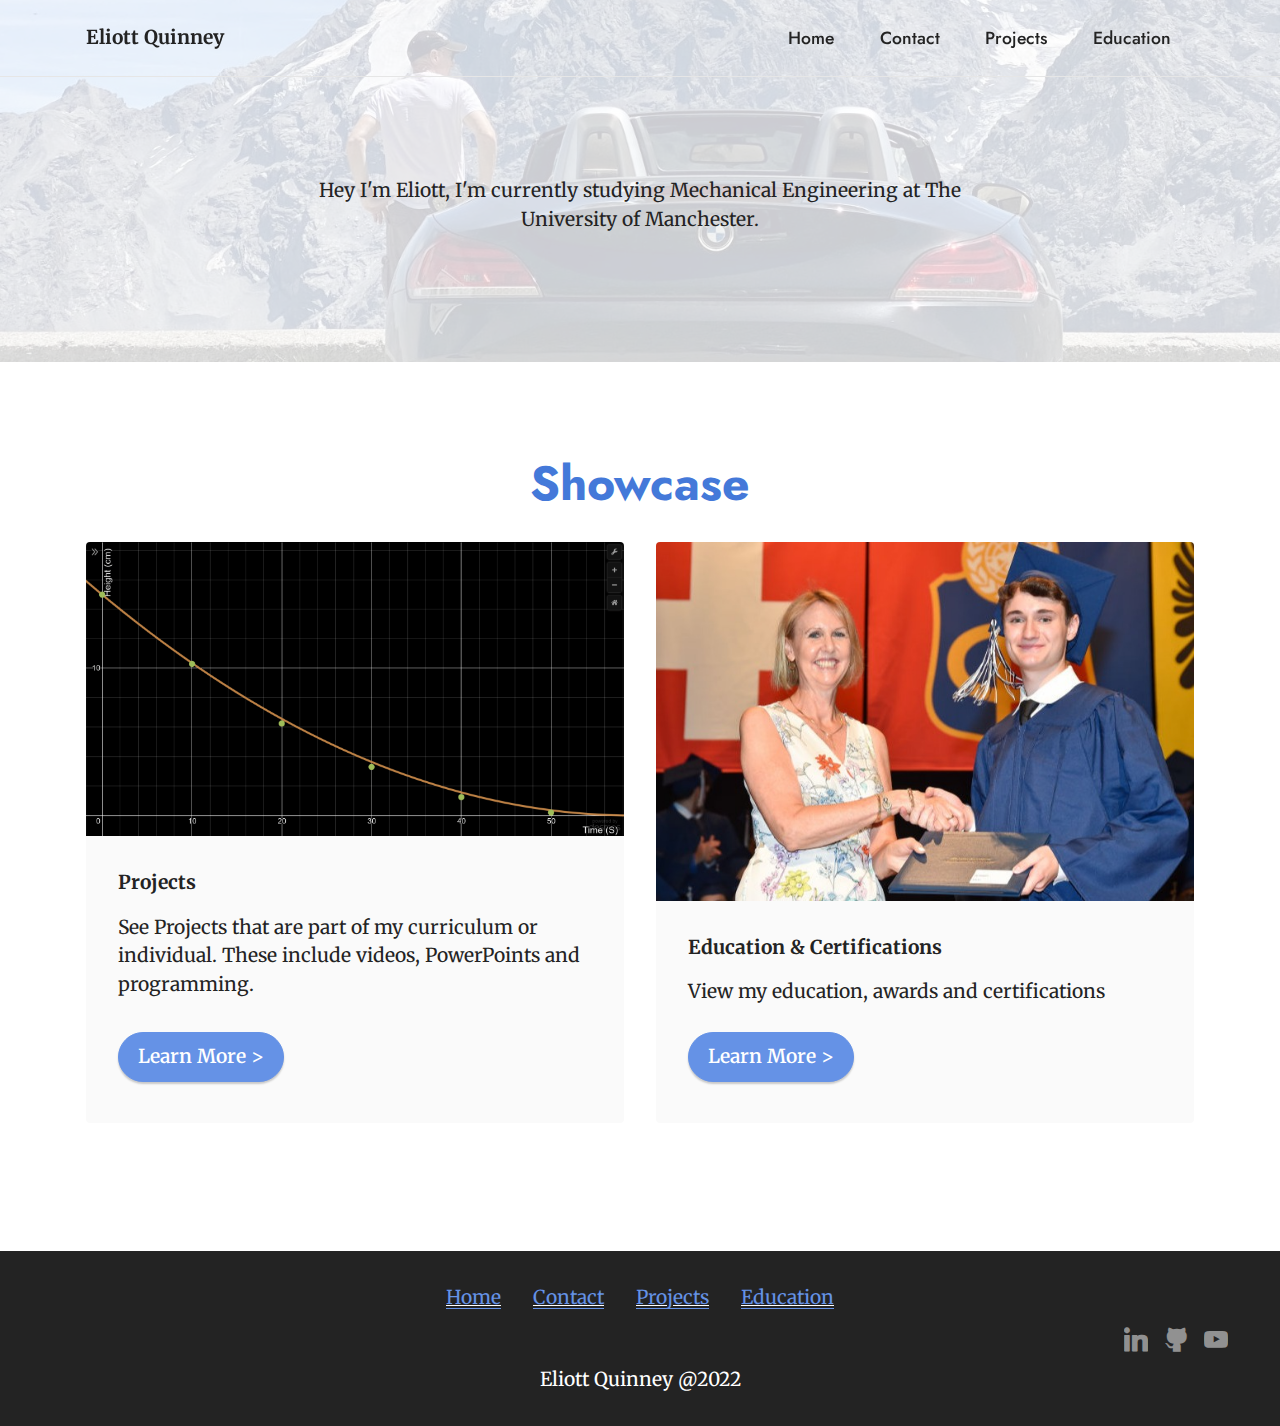
<file: index.html>
<!DOCTYPE html>
<html  >
<head>
  <meta charset="UTF-8">
  <meta http-equiv="X-UA-Compatible" content="IE=edge">
  <meta name="generator" content="Mobirise v5.6.11, mobirise.com">
  <meta name="twitter:card" content="summary_large_image"/>
  <meta name="twitter:image:src" content="">
  <meta property="og:image" content="">
  <meta name="twitter:title" content="Home">
  <meta name="viewport" content="width=device-width, initial-scale=1, minimum-scale=1">
  <link rel="shortcut icon" href="assets/images/clip-art-of-car-clipart-image-2-96x60.png" type="image/x-icon">
  <meta name="description" content="">
  
  
  <title>Home</title>
  <link rel="stylesheet" href="assets/bootstrap/css/bootstrap.min.css">
  <link rel="stylesheet" href="assets/bootstrap/css/bootstrap-grid.min.css">
  <link rel="stylesheet" href="assets/bootstrap/css/bootstrap-reboot.min.css">
  <link rel="stylesheet" href="assets/parallax/jarallax.css">
  <link rel="stylesheet" href="assets/dropdown/css/style.css">
  <link rel="stylesheet" href="assets/socicon/css/styles.css">
  <link rel="stylesheet" href="assets/theme/css/style.css">
  <link rel="preload" href="https://fonts.googleapis.com/css?family=Jost:100,200,300,400,500,600,700,800,900,100i,200i,300i,400i,500i,600i,700i,800i,900i&display=swap" as="style" onload="this.onload=null;this.rel='stylesheet'">
  <noscript><link rel="stylesheet" href="https://fonts.googleapis.com/css?family=Jost:100,200,300,400,500,600,700,800,900,100i,200i,300i,400i,500i,600i,700i,800i,900i&display=swap"></noscript>
  <link rel="preload" href="https://fonts.googleapis.com/css?family=Merriweather:300,300i,400,400i,700,700i,900,900i&display=swap" as="style" onload="this.onload=null;this.rel='stylesheet'">
  <noscript><link rel="stylesheet" href="https://fonts.googleapis.com/css?family=Merriweather:300,300i,400,400i,700,700i,900,900i&display=swap"></noscript>
  <link rel="preload" as="style" href="assets/mobirise/css/mbr-additional.css"><link rel="stylesheet" href="assets/mobirise/css/mbr-additional.css" type="text/css">
  
  
  
  
</head>
<body>
  
  <section data-bs-version="5.1" class="menu menu1 cid-s48OLK6784" once="menu" id="menu1-h">
    

    <nav class="navbar navbar-dropdown navbar-fixed-top navbar-expand-lg">
        <div class="container">
            <div class="navbar-brand">
                
                <span class="navbar-caption-wrap"><a class="navbar-caption text-black text-primary display-7" href="index.html">Eliott Quinney</a></span>
            </div>
            <button class="navbar-toggler" type="button" data-toggle="collapse" data-bs-toggle="collapse" data-target="#navbarSupportedContent" data-bs-target="#navbarSupportedContent" aria-controls="navbarNavAltMarkup" aria-expanded="false" aria-label="Toggle navigation">
                <div class="hamburger">
                    <span></span>
                    <span></span>
                    <span></span>
                    <span></span>
                </div>
            </button>
            <div class="collapse navbar-collapse" id="navbarSupportedContent">
                <ul class="navbar-nav nav-dropdown nav-right" data-app-modern-menu="true"><li class="nav-item"><a class="nav-link link text-black text-primary display-4" href="index.html">Home</a></li>
                    <li class="nav-item"><a class="nav-link link text-black text-primary display-4" href="contact.html">Contact</a></li>
                    <li class="nav-item"><a class="nav-link link text-black text-primary display-4" href="projects.html">Projects</a>
                    </li><li class="nav-item"><a class="nav-link link text-black text-primary display-4" href="education.html">Education</a></li></ul>
                
                
            </div>
        </div>
    </nav>
</section>

<section data-bs-version="5.1" class="header1 cid-s48MCQYojq mbr-parallax-background" id="header1-f">

    

    <div class="mbr-overlay" style="opacity: 0.8; background-color: rgb(255, 255, 255);"></div>

    <div class="align-center container">
        <div class="row justify-content-center">
            <div class="col-12 col-lg-8">
                <h1 class="mbr-section-title mbr-fonts-style mb-3 display-1"></h1>
                
                <p class="mbr-text mbr-fonts-style display-7">Hey I'm Eliott, I'm currently studying Mechanical Engineering at The University of Manchester.</p>
                
            </div>
        </div>
    </div>
</section>

<section data-bs-version="5.1" class="features3 cid-tfARehkVdt" id="features3-k">
    
    
    <div class="container">
        <div class="mbr-section-head">
            <h4 class="mbr-section-title mbr-fonts-style align-center mb-0 display-2"><strong>Showcase</strong></h4>
            
        </div>
        <div class="row mt-4">
            
            
            <div class="item features-image сol-12 col-md-6 col-lg-6 active">
                <div class="item-wrapper">
                    <div class="item-img">
                        <img src="assets/images/graph-816x445.png" alt="" data-slide-to="1" data-bs-slide-to="1">
                    </div>
                    <div class="item-content">
                        <h5 class="item-title mbr-fonts-style display-7"><strong>Projects</strong></h5>
                        
                        <p class="mbr-text mbr-fonts-style mt-3 display-7">See Projects that are part of my curriculum or individual. These include videos, PowerPoints and programming.</p>
                    </div>
                    <div class="mbr-section-btn item-footer mt-2"><a href="projects.html" class="btn btn-primary item-btn display-7">Learn More
                            &gt;</a></div>
                </div>
            </div><div class="item features-image сol-12 col-md-6 col-lg-6">
                <div class="item-wrapper">
                    <div class="item-img">
                        <img src="assets/images/cdl22-l062-eliott-graduation-816x543.jpeg" alt="" data-slide-to="2" data-bs-slide-to="2">
                    </div>
                    <div class="item-content">
                        <h5 class="item-title mbr-fonts-style display-7"><strong>Education &amp; Certifications</strong></h5>
                        
                        <p class="mbr-text mbr-fonts-style mt-3 display-7">View my education, awards and certifications</p>
                    </div>
                    <div class="mbr-section-btn item-footer mt-2"><a href="education.html" class="btn btn-primary item-btn display-7">Learn More
                            &gt;</a></div>
                </div>
            </div>
        </div>
    </div>
</section>

<section data-bs-version="5.1" class="footer3 cid-s48P1Icc8J" once="footers" id="footer3-i">

    

    

    <div class="container-fluid">
        <div class="media-container-row align-center mbr-white">
            <div class="row row-links">
                <ul class="foot-menu">
                    
                    
                    
                    
                    
                <li class="foot-menu-item mbr-fonts-style display-7"><u><a href="index.html" class="text-primary">Home</a></u></li><li class="foot-menu-item mbr-fonts-style display-7"><u><a href="contact.html" class="text-primary">Contact</a></u></li><li class="foot-menu-item mbr-fonts-style display-7"><u><a href="projects.html" class="text-primary">Projects</a></u></li><li class="foot-menu-item mbr-fonts-style display-7"><u><a href="education.html" class="text-primary">Education</a></u></li></ul>
            </div>
            <div class="row social-row">
                <div class="social-list align-right pb-2">
                    
                    
                    
                    
                    
                    
                <div class="soc-item">
                        <a href="https://www.linkedin.com/in/eliottquinney/" target="_blank">
                            <span class="mbr-iconfont mbr-iconfont-social socicon-linkedin socicon"></span>
                        </a>
                    </div><div class="soc-item">
                        <a href="https://github.com/eliott-labs" target="_blank">
                            <span class="mbr-iconfont mbr-iconfont-social socicon-github socicon"></span>
                        </a>
                    </div><div class="soc-item">
                        <a href="https://www.youtube.com/channel/UC1A37sUeJXaAmW2cCb_85mg" target="_blank">
                            <span class="mbr-iconfont mbr-iconfont-social socicon-youtube socicon"></span>
                        </a>
                    </div></div>
            </div>
            <div class="row row-copirayt">
                <p class="mbr-text mb-0 mbr-fonts-style mbr-white align-center display-7">Eliott Quinney @2022</p>
            </div>
        </div>
    </div>
</section> 
  
</body>
</html>
</file>
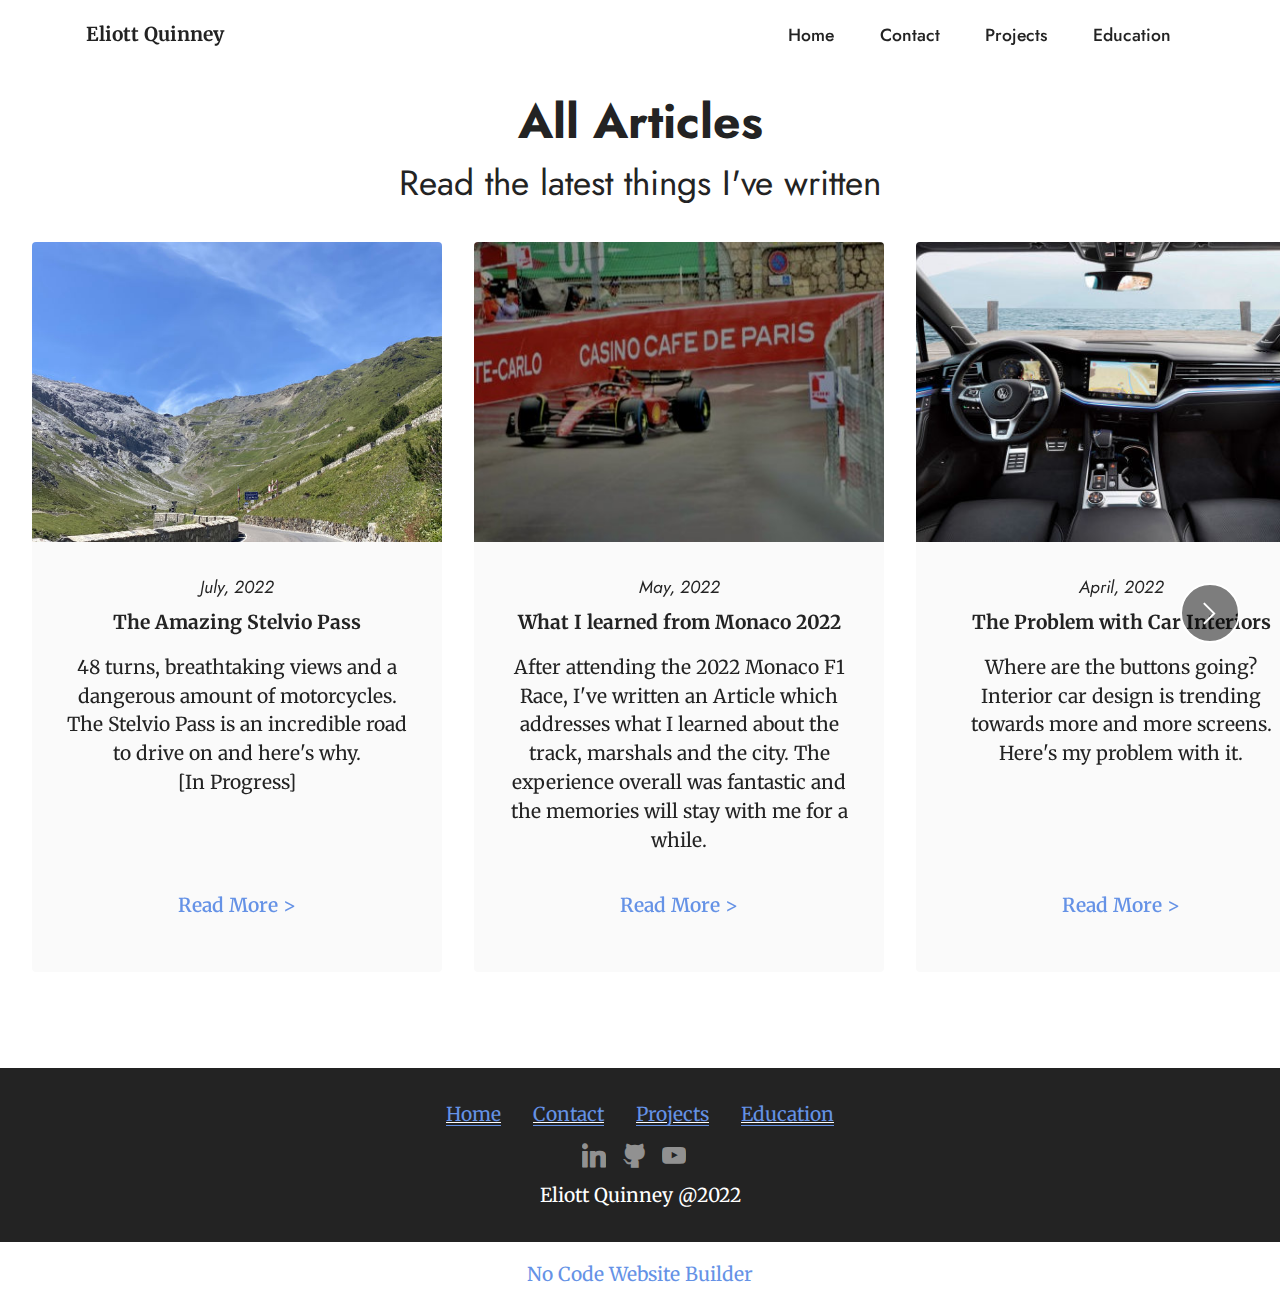
<file: articles.html>
<!DOCTYPE html>
<html  >
<head>
  <!-- Site made with Mobirise Website Builder v5.6.11, https://mobirise.com -->
  <meta charset="UTF-8">
  <meta http-equiv="X-UA-Compatible" content="IE=edge">
  <meta name="generator" content="Mobirise v5.6.11, mobirise.com">
  <meta name="twitter:card" content="summary_large_image"/>
  <meta name="twitter:image:src" content="">
  <meta property="og:image" content="">
  <meta name="twitter:title" content="Articles">
  <meta name="viewport" content="width=device-width, initial-scale=1, minimum-scale=1">
  <link rel="shortcut icon" href="assets/images/clip-art-of-car-clipart-image-2-96x60.png" type="image/x-icon">
  <meta name="description" content="">
  
  
  <title>Articles</title>
  <link rel="stylesheet" href="assets/web/assets/mobirise-icons2/mobirise2.css">
  <link rel="stylesheet" href="assets/bootstrap/css/bootstrap.min.css">
  <link rel="stylesheet" href="assets/bootstrap/css/bootstrap-grid.min.css">
  <link rel="stylesheet" href="assets/bootstrap/css/bootstrap-reboot.min.css">
  <link rel="stylesheet" href="assets/dropdown/css/style.css">
  <link rel="stylesheet" href="assets/socicon/css/styles.css">
  <link rel="stylesheet" href="assets/theme/css/style.css">
  <link rel="preload" href="https://fonts.googleapis.com/css?family=Jost:100,200,300,400,500,600,700,800,900,100i,200i,300i,400i,500i,600i,700i,800i,900i&display=swap" as="style" onload="this.onload=null;this.rel='stylesheet'">
  <noscript><link rel="stylesheet" href="https://fonts.googleapis.com/css?family=Jost:100,200,300,400,500,600,700,800,900,100i,200i,300i,400i,500i,600i,700i,800i,900i&display=swap"></noscript>
  <link rel="preload" href="https://fonts.googleapis.com/css?family=Merriweather:300,300i,400,400i,700,700i,900,900i&display=swap" as="style" onload="this.onload=null;this.rel='stylesheet'">
  <noscript><link rel="stylesheet" href="https://fonts.googleapis.com/css?family=Merriweather:300,300i,400,400i,700,700i,900,900i&display=swap"></noscript>
  <link rel="preload" as="style" href="assets/mobirise/css/mbr-additional.css"><link rel="stylesheet" href="assets/mobirise/css/mbr-additional.css" type="text/css">
  
  
  
  
</head>
<body>
  
  <section data-bs-version="5.1" class="menu menu1 cid-tfAYOqU6Ro" once="menu" id="menu1-m">
    

    <nav class="navbar navbar-dropdown navbar-fixed-top navbar-expand-lg">
        <div class="container">
            <div class="navbar-brand">
                
                <span class="navbar-caption-wrap"><a class="navbar-caption text-black text-primary display-7" href="index.html">Eliott Quinney</a></span>
            </div>
            <button class="navbar-toggler" type="button" data-toggle="collapse" data-bs-toggle="collapse" data-target="#navbarSupportedContent" data-bs-target="#navbarSupportedContent" aria-controls="navbarNavAltMarkup" aria-expanded="false" aria-label="Toggle navigation">
                <div class="hamburger">
                    <span></span>
                    <span></span>
                    <span></span>
                    <span></span>
                </div>
            </button>
            <div class="collapse navbar-collapse" id="navbarSupportedContent">
                <ul class="navbar-nav nav-dropdown nav-right" data-app-modern-menu="true"><li class="nav-item"><a class="nav-link link text-black text-primary display-4" href="index.html">Home</a></li>
                    <li class="nav-item"><a class="nav-link link text-black text-primary display-4" href="contact.html">Contact</a></li>
                    <li class="nav-item"><a class="nav-link link text-black text-primary display-4" href="projects.html">Projects</a>
                    </li><li class="nav-item"><a class="nav-link link text-black text-primary display-4" href="education.html">Education</a></li></ul>
                
                
            </div>
        </div>
    </nav>
</section>

<section data-bs-version="5.1" class="slider6 mbr-embla cid-tfB5e8CWn6" id="slider6-w">
    
    
    <div class="position-relative">
        <div class="mbr-section-head">
            <h4 class="mbr-section-title mbr-fonts-style align-center mb-0 display-2"><strong>All Articles</strong></h4>
            <h5 class="mbr-section-subtitle mbr-fonts-style align-center mb-0 mt-2 display-5">Read the latest things I've written</h5>
        </div>
        <div class="embla mt-4" data-skip-snaps="true" data-align="center" data-contain-scroll="trimSnaps" data-auto-play-interval="5" data-draggable="true">
            <div class="embla__viewport container-fluid">
                <div class="embla__container">
                    
                    
                    <div class="embla__slide slider-image item active" style="margin-left: 1rem; margin-right: 1rem;">
                        <div class="slide-content">
                            <div class="item-wrapper">
                                <div class="item-img">
                                    <img src="assets/images/img-4698-600x450.jpg" alt="Mobirise Website Builder" title="" data-slide-to="0" data-bs-slide-to="0">
                                </div>
                            </div>
                            <div class="item-content">
                                <h5 class="item-title mbr-fonts-style display-4"><em>July, 2022</em></h5>
                                <h6 class="item-subtitle mbr-fonts-style mt-1 display-7"><strong>The Amazing Stelvio Pass</strong></h6>
                                <p class="mbr-text mbr-fonts-style mt-3 display-7">48 turns, breathtaking views and a dangerous amount of motorcycles. The Stelvio Pass is an incredible road to drive on and here's why.<br>[In Progress]</p>
                            </div>
                            <div class="mbr-section-btn item-footer mt-2"><a href="" class="btn item-btn btn-primary-outline display-7" target="_blank">Read More &gt;</a></div>
                        </div>
                    </div><div class="embla__slide slider-image item" style="margin-left: 1rem; margin-right: 1rem;">
                        <div class="slide-content">
                            <div class="item-wrapper">
                                <div class="item-img">
                                    <img src="assets/images/dsc-342-600x399.jpeg" alt="Mobirise Website Builder" title="" data-slide-to="1" data-bs-slide-to="1">
                                </div>
                            </div>
                            <div class="item-content">
                                <h5 class="item-title mbr-fonts-style display-4"><em>May, 2022</em></h5>
                                <h6 class="item-subtitle mbr-fonts-style mt-1 display-7"><strong>What I learned from Monaco 2022</strong></h6>
                                <p class="mbr-text mbr-fonts-style mt-3 display-7">After attending the 2022 Monaco F1 Race, I've written an Article which addresses what I learned about the track, marshals and the city. The experience overall was fantastic and the memories will stay with me for a while.</p>
                            </div>
                            <div class="mbr-section-btn item-footer mt-2"><a href="monacogp2022.html" class="btn item-btn btn-primary-outline display-7">Read More &gt;</a></div>
                        </div>
                    </div><div class="embla__slide slider-image item" style="margin-left: 1rem; margin-right: 1rem;">
                        <div class="slide-content">
                            <div class="item-wrapper">
                                <div class="item-img">
                                    <img src="assets/images/db2018au00327-web-1600-600x322.jpg" alt="Mobirise Website Builder" title="" data-slide-to="2" data-bs-slide-to="2">
                                </div>
                            </div>
                            <div class="item-content">
                                <h5 class="item-title mbr-fonts-style display-4"><em>April, 2022</em></h5>
                                <h6 class="item-subtitle mbr-fonts-style mt-1 display-7"><strong>The Problem with Car Interiors</strong></h6>
                                <p class="mbr-text mbr-fonts-style mt-3 display-7">Where are the buttons going? Interior car design is trending towards more and more screens. Here's my problem with it.</p>
                            </div>
                            <div class="mbr-section-btn item-footer mt-2"><a href="carinteriors.html" class="btn item-btn btn-primary-outline display-7">Read More &gt;</a></div>
                        </div>
                    </div><div class="embla__slide slider-image item" style="margin-left: 1rem; margin-right: 1rem;">
                        <div class="slide-content">
                            <div class="item-wrapper">
                                <div class="item-img">
                                    <img src="assets/images/screen-shot-2020-07-10-at-8.29.13-am.0-600x400.jpg" alt="Mobirise Website Builder" title="" data-slide-to="3" data-bs-slide-to="3">
                                </div>
                            </div>
                            <div class="item-content">
                                <h5 class="item-title mbr-fonts-style display-4"><em>March, 2022</em></h5>
                                <h6 class="item-subtitle mbr-fonts-style mt-1 display-7"><strong>Rivian S.W.O.T</strong></h6>
                                <p class="mbr-text mbr-fonts-style mt-3 display-7">As part of my Business class, I performed an analysis of Rivian SWOT. Strength, Weaknesses, Opportunities and Threats.</p>
                            </div>
                            <div class="mbr-section-btn item-footer mt-2"><a href="rivianswot.html" class="btn item-btn btn-primary-outline display-7">Read More &gt;</a></div>
                        </div>
                    </div><div class="embla__slide slider-image item" style="margin-left: 1rem; margin-right: 1rem;">
                        <div class="slide-content">
                            <div class="item-wrapper">
                                <div class="item-img">
                                    <img src="assets/images/aqua-beverage-clean-1615011-600x400.jpg" alt="Mobirise Website Builder" title="" data-slide-to="4" data-bs-slide-to="4">
                                </div>
                            </div>
                            <div class="item-content">
                                <h5 class="item-title mbr-fonts-style display-4"><em>Feb 2019</em></h5>
                                <h6 class="item-subtitle mbr-fonts-style mt-1 display-7"><strong>Water Scarcity</strong></h6>
                                <p class="mbr-text mbr-fonts-style mt-3 display-7">As part of an Environmental Management class, this article addresses the rising problem of water scarcity and the impact it's having around the world.&nbsp;</p>
                            </div>
                            <div class="mbr-section-btn item-footer mt-2"><a href="waterscarcity.html" class="btn item-btn btn-primary-outline display-7">Read More &gt;</a></div>
                        </div>
                    </div>
                    
                </div>
            </div>
            <button class="embla__button embla__button--prev">
                <span class="mobi-mbri mobi-mbri-arrow-prev mbr-iconfont" aria-hidden="true"></span>
                <span class="sr-only visually-hidden visually-hidden">Previous</span>
            </button>
            <button class="embla__button embla__button--next">
                <span class="mobi-mbri mobi-mbri-arrow-next mbr-iconfont" aria-hidden="true"></span>
                <span class="sr-only visually-hidden visually-hidden">Next</span>
            </button>
        </div>
    </div>
</section>

<section data-bs-version="5.1" class="footer3 cid-tfB2dsNEgy" once="footers" id="footer3-r">

    

    

    <div class="container-fluid">
        <div class="media-container-row align-center mbr-white">
            <div class="row row-links">
                <ul class="foot-menu">
                    
                    
                    
                    
                    
                <li class="foot-menu-item mbr-fonts-style display-7"><u><a href="index.html" class="text-primary">Home</a></u></li><li class="foot-menu-item mbr-fonts-style display-7"><u><a href="contact.html" class="text-primary">Contact</a></u></li><li class="foot-menu-item mbr-fonts-style display-7"><u><a href="projects.html" class="text-primary">Projects</a></u></li><li class="foot-menu-item mbr-fonts-style display-7"><u><a href="education.html" class="text-primary">Education</a></u></li></ul>
            </div>
            <div class="row social-row">
                <div class="social-list align-right pb-2">
                    
                    
                    
                    
                    
                    
                <div class="soc-item">
                        <a href="https://www.linkedin.com/in/eliottquinney/" target="_blank">
                            <span class="mbr-iconfont mbr-iconfont-social socicon-linkedin socicon"></span>
                        </a>
                    </div><div class="soc-item">
                        <a href="https://github.com/eliott-labs" target="_blank">
                            <span class="mbr-iconfont mbr-iconfont-social socicon-github socicon"></span>
                        </a>
                    </div><div class="soc-item">
                        <a href="https://www.youtube.com/channel/UC1A37sUeJXaAmW2cCb_85mg" target="_blank">
                            <span class="mbr-iconfont mbr-iconfont-social socicon-youtube socicon"></span>
                        </a>
                    </div></div>
            </div>
            <div class="row row-copirayt">
                <p class="mbr-text mb-0 mbr-fonts-style mbr-white align-center display-7">Eliott Quinney @2022</p>
            </div>
        </div>
    </div>
</section><section class="display-7" style="padding: 0;align-items: center;justify-content: center;flex-wrap: wrap;    align-content: center;display: flex;position: relative;height: 4rem;"><a href="https://mobiri.se/1447733" style="flex: 1 1;height: 4rem;position: absolute;width: 100%;z-index: 1;"><img alt="" style="height: 4rem;" src="[data-uri]"></a><p style="margin: 0;text-align: center;" class="display-7">&#8204;</p><a style="z-index:1" href="https://mobirise.com/builder/no-code-website-builder.html">No Code Website Builder</a></section><script src="assets/bootstrap/js/bootstrap.bundle.min.js"></script>  <script src="assets/smoothscroll/smooth-scroll.js"></script>  <script src="assets/ytplayer/index.js"></script>  <script src="assets/dropdown/js/navbar-dropdown.js"></script>  <script src="assets/embla/embla.min.js"></script>  <script src="assets/embla/script.js"></script>  <script src="assets/theme/js/script.js"></script>  
  
  
</body>
</html>
</file>
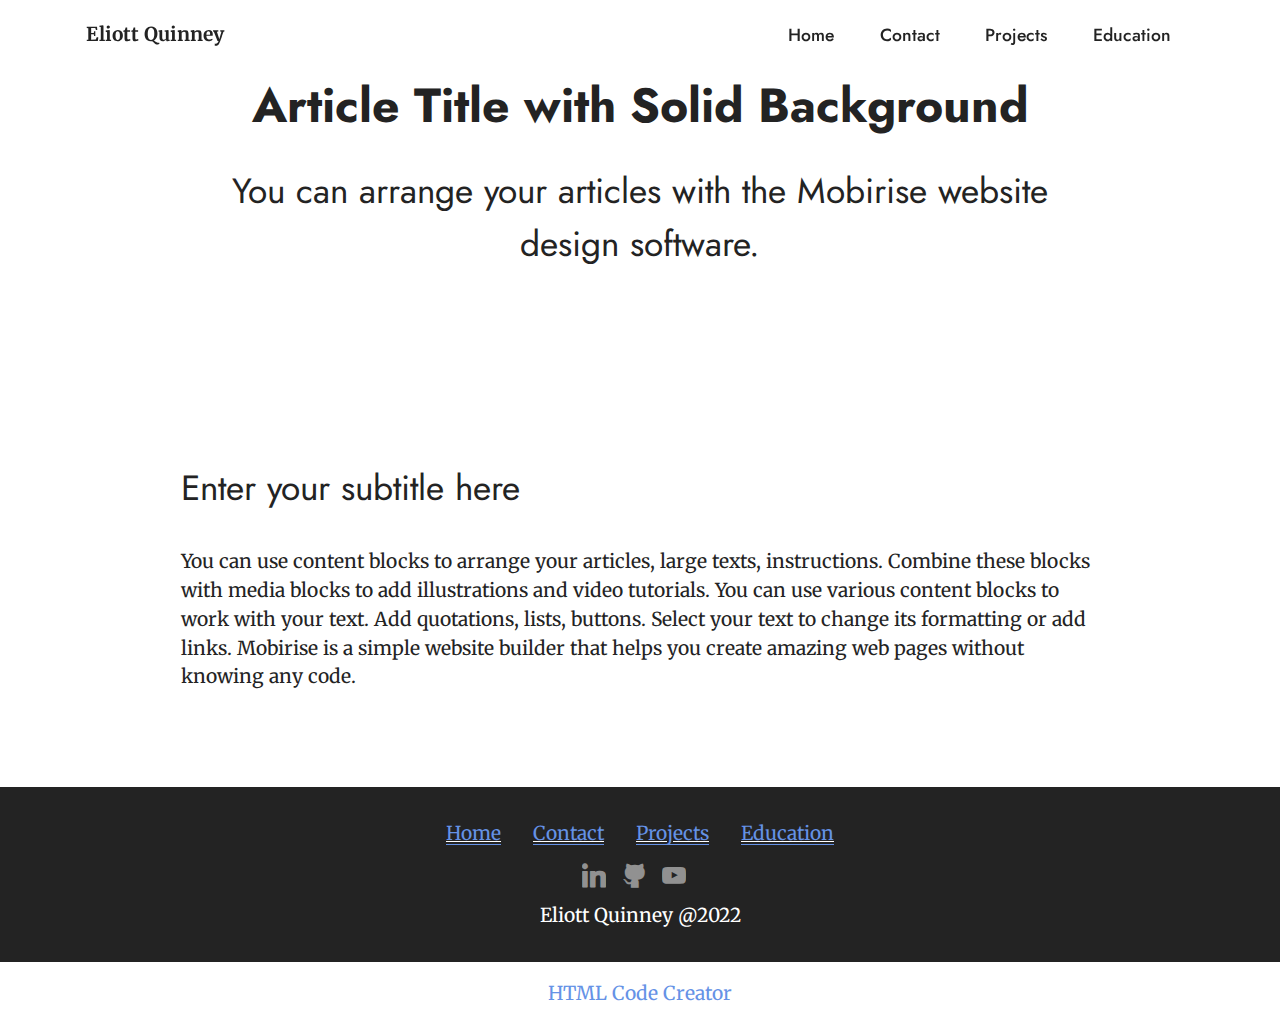
<file: articletemplate.html>
<!DOCTYPE html>
<html  >
<head>
  <!-- Site made with Mobirise Website Builder v5.6.11, https://mobirise.com -->
  <meta charset="UTF-8">
  <meta http-equiv="X-UA-Compatible" content="IE=edge">
  <meta name="generator" content="Mobirise v5.6.11, mobirise.com">
  <meta name="twitter:card" content="summary_large_image"/>
  <meta name="twitter:image:src" content="">
  <meta property="og:image" content="">
  <meta name="twitter:title" content="Article Template">
  <meta name="viewport" content="width=device-width, initial-scale=1, minimum-scale=1">
  <link rel="shortcut icon" href="assets/images/clip-art-of-car-clipart-image-2-96x60.png" type="image/x-icon">
  <meta name="description" content="">
  
  
  <title>Article Template</title>
  <link rel="stylesheet" href="assets/bootstrap/css/bootstrap.min.css">
  <link rel="stylesheet" href="assets/bootstrap/css/bootstrap-grid.min.css">
  <link rel="stylesheet" href="assets/bootstrap/css/bootstrap-reboot.min.css">
  <link rel="stylesheet" href="assets/dropdown/css/style.css">
  <link rel="stylesheet" href="assets/socicon/css/styles.css">
  <link rel="stylesheet" href="assets/theme/css/style.css">
  <link rel="preload" href="https://fonts.googleapis.com/css?family=Jost:100,200,300,400,500,600,700,800,900,100i,200i,300i,400i,500i,600i,700i,800i,900i&display=swap" as="style" onload="this.onload=null;this.rel='stylesheet'">
  <noscript><link rel="stylesheet" href="https://fonts.googleapis.com/css?family=Jost:100,200,300,400,500,600,700,800,900,100i,200i,300i,400i,500i,600i,700i,800i,900i&display=swap"></noscript>
  <link rel="preload" href="https://fonts.googleapis.com/css?family=Merriweather:300,300i,400,400i,700,700i,900,900i&display=swap" as="style" onload="this.onload=null;this.rel='stylesheet'">
  <noscript><link rel="stylesheet" href="https://fonts.googleapis.com/css?family=Merriweather:300,300i,400,400i,700,700i,900,900i&display=swap"></noscript>
  <link rel="preload" as="style" href="assets/mobirise/css/mbr-additional.css"><link rel="stylesheet" href="assets/mobirise/css/mbr-additional.css" type="text/css">
  
  
  
  
</head>
<body>
  
  <section data-bs-version="5.1" class="menu menu1 cid-tfEOMYsKWC" once="menu" id="menu1-1e">
    

    <nav class="navbar navbar-dropdown navbar-fixed-top navbar-expand-lg">
        <div class="container">
            <div class="navbar-brand">
                
                <span class="navbar-caption-wrap"><a class="navbar-caption text-black text-primary display-7" href="index.html">Eliott Quinney</a></span>
            </div>
            <button class="navbar-toggler" type="button" data-toggle="collapse" data-bs-toggle="collapse" data-target="#navbarSupportedContent" data-bs-target="#navbarSupportedContent" aria-controls="navbarNavAltMarkup" aria-expanded="false" aria-label="Toggle navigation">
                <div class="hamburger">
                    <span></span>
                    <span></span>
                    <span></span>
                    <span></span>
                </div>
            </button>
            <div class="collapse navbar-collapse" id="navbarSupportedContent">
                <ul class="navbar-nav nav-dropdown nav-right" data-app-modern-menu="true"><li class="nav-item"><a class="nav-link link text-black text-primary display-4" href="index.html">Home</a></li>
                    <li class="nav-item"><a class="nav-link link text-black text-primary display-4" href="contact.html">Contact</a></li>
                    <li class="nav-item"><a class="nav-link link text-black text-primary display-4" href="projects.html">Projects</a>
                    </li><li class="nav-item"><a class="nav-link link text-black text-primary display-4" href="education.html">Education</a></li></ul>
                
                
            </div>
        </div>
    </nav>
</section>

<section data-bs-version="5.1" class="content4 cid-tfEP1GEORE" id="content4-1h">
    

    
    
    <div class="container">
        <div class="row justify-content-center">
            <div class="title col-md-12 col-lg-10">
                <h3 class="mbr-section-title mbr-fonts-style align-center mb-4 display-2">
                    <strong>Article Title with Solid Background</strong>
                </h3>
                <h4 class="mbr-section-subtitle align-center mbr-fonts-style mb-4 display-5">
                    You can arrange your articles with the Mobirise website design software.
                </h4>
                
            </div>
        </div>
    </div>
</section>

<section data-bs-version="5.1" class="content5 cid-tfEP1TsNB8" id="content5-1i">
    
    <div class="container">
        <div class="row justify-content-center">
            <div class="col-md-12 col-lg-10">
                
                <h4 class="mbr-section-subtitle mbr-fonts-style mb-4 display-5">
                    Enter your subtitle here
                </h4>
                <p class="mbr-text mbr-fonts-style display-7">
                    You can use content blocks to arrange your articles, large texts, instructions. Combine these blocks with media blocks to add illustrations and video tutorials. You can use various content blocks to work with your text. Add quotations, lists, buttons. Select your text to change its formatting or add links. Mobirise is a simple website builder that helps you create amazing web pages without knowing any code.</p>
            </div>
        </div>
    </div>
</section>

<section data-bs-version="5.1" class="footer3 cid-tfEON1V4Uu" once="footers" id="footer3-1g">

    

    

    <div class="container-fluid">
        <div class="media-container-row align-center mbr-white">
            <div class="row row-links">
                <ul class="foot-menu">
                    
                    
                    
                    
                    
                <li class="foot-menu-item mbr-fonts-style display-7"><u><a href="index.html" class="text-primary">Home</a></u></li><li class="foot-menu-item mbr-fonts-style display-7"><u><a href="contact.html" class="text-primary">Contact</a></u></li><li class="foot-menu-item mbr-fonts-style display-7"><u><a href="projects.html" class="text-primary">Projects</a></u></li><li class="foot-menu-item mbr-fonts-style display-7"><u><a href="education.html" class="text-primary">Education</a></u></li></ul>
            </div>
            <div class="row social-row">
                <div class="social-list align-right pb-2">
                    
                    
                    
                    
                    
                    
                <div class="soc-item">
                        <a href="https://www.linkedin.com/in/eliottquinney/" target="_blank">
                            <span class="mbr-iconfont mbr-iconfont-social socicon-linkedin socicon"></span>
                        </a>
                    </div><div class="soc-item">
                        <a href="https://github.com/eliott-labs" target="_blank">
                            <span class="mbr-iconfont mbr-iconfont-social socicon-github socicon"></span>
                        </a>
                    </div><div class="soc-item">
                        <a href="https://www.youtube.com/channel/UC1A37sUeJXaAmW2cCb_85mg" target="_blank">
                            <span class="mbr-iconfont mbr-iconfont-social socicon-youtube socicon"></span>
                        </a>
                    </div></div>
            </div>
            <div class="row row-copirayt">
                <p class="mbr-text mb-0 mbr-fonts-style mbr-white align-center display-7">Eliott Quinney @2022</p>
            </div>
        </div>
    </div>
</section><section class="display-7" style="padding: 0;align-items: center;justify-content: center;flex-wrap: wrap;    align-content: center;display: flex;position: relative;height: 4rem;"><a href="https://mobiri.se/1447733" style="flex: 1 1;height: 4rem;position: absolute;width: 100%;z-index: 1;"><img alt="" style="height: 4rem;" src="[data-uri]"></a><p style="margin: 0;text-align: center;" class="display-7">&#8204;</p><a style="z-index:1" href="https://mobirise.com/builder/html-code-generator.html">HTML Code Creator</a></section><script src="assets/bootstrap/js/bootstrap.bundle.min.js"></script>  <script src="assets/smoothscroll/smooth-scroll.js"></script>  <script src="assets/ytplayer/index.js"></script>  <script src="assets/dropdown/js/navbar-dropdown.js"></script>  <script src="assets/theme/js/script.js"></script>  
  
  
</body>
</html>
</file>
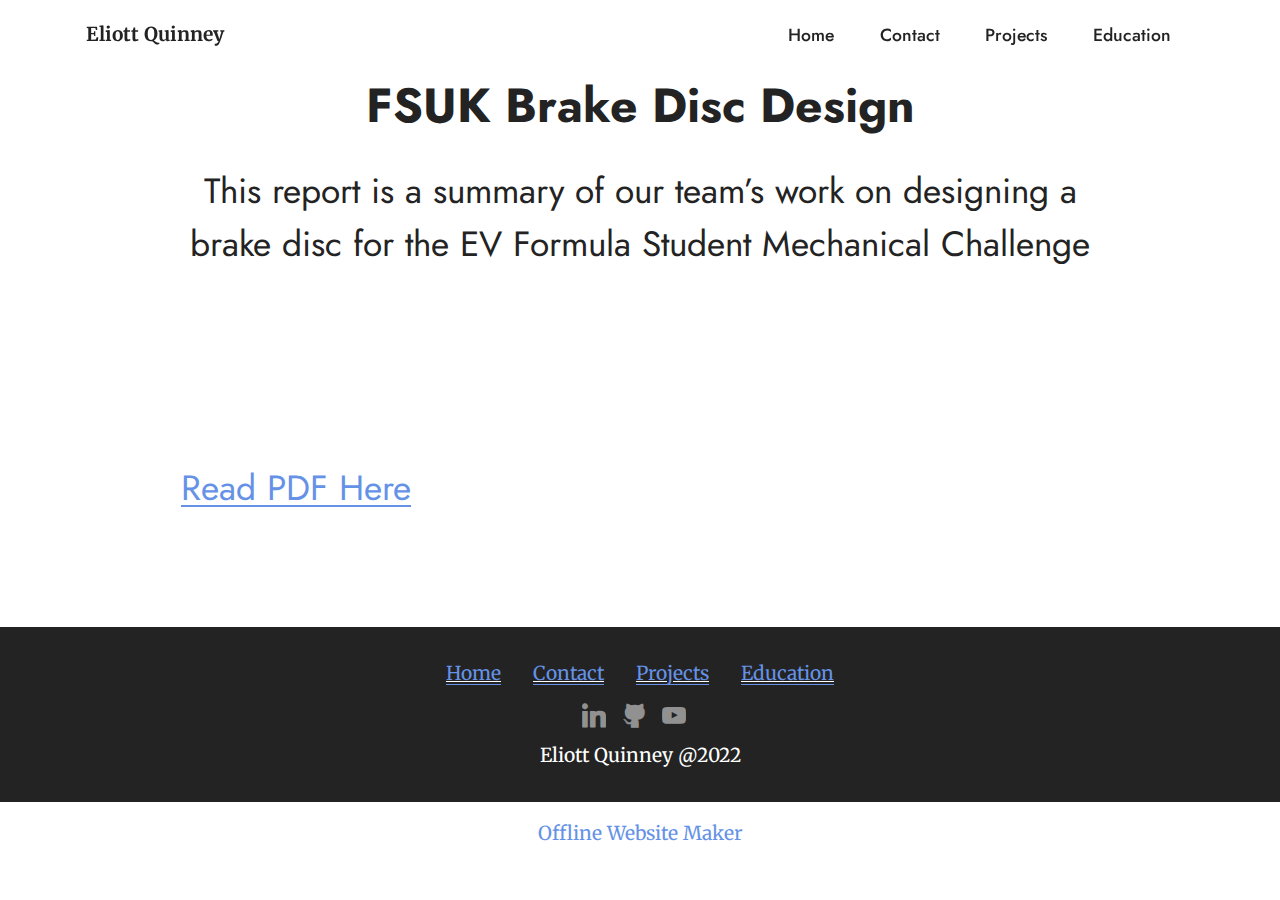
<file: brakediskdesign.html>
<!DOCTYPE html>
<html  >
<head>
  <!-- Site made with Mobirise Website Builder v5.6.11, https://mobirise.com -->
  <meta charset="UTF-8">
  <meta http-equiv="X-UA-Compatible" content="IE=edge">
  <meta name="generator" content="Mobirise v5.6.11, mobirise.com">
  <meta name="twitter:card" content="summary_large_image"/>
  <meta name="twitter:image:src" content="">
  <meta property="og:image" content="">
  <meta name="twitter:title" content="FSUK Brake Disc Design Report">
  <meta name="viewport" content="width=device-width, initial-scale=1, minimum-scale=1">
  <link rel="shortcut icon" href="assets/images/clip-art-of-car-clipart-image-2-96x60.png" type="image/x-icon">
  <meta name="description" content="">
  
  
  <title>FSUK Brake Disc Design Report</title>
  <link rel="stylesheet" href="assets/bootstrap/css/bootstrap.min.css">
  <link rel="stylesheet" href="assets/bootstrap/css/bootstrap-grid.min.css">
  <link rel="stylesheet" href="assets/bootstrap/css/bootstrap-reboot.min.css">
  <link rel="stylesheet" href="assets/dropdown/css/style.css">
  <link rel="stylesheet" href="assets/socicon/css/styles.css">
  <link rel="stylesheet" href="assets/theme/css/style.css">
  <link rel="preload" href="https://fonts.googleapis.com/css?family=Jost:100,200,300,400,500,600,700,800,900,100i,200i,300i,400i,500i,600i,700i,800i,900i&display=swap" as="style" onload="this.onload=null;this.rel='stylesheet'">
  <noscript><link rel="stylesheet" href="https://fonts.googleapis.com/css?family=Jost:100,200,300,400,500,600,700,800,900,100i,200i,300i,400i,500i,600i,700i,800i,900i&display=swap"></noscript>
  <link rel="preload" href="https://fonts.googleapis.com/css?family=Merriweather:300,300i,400,400i,700,700i,900,900i&display=swap" as="style" onload="this.onload=null;this.rel='stylesheet'">
  <noscript><link rel="stylesheet" href="https://fonts.googleapis.com/css?family=Merriweather:300,300i,400,400i,700,700i,900,900i&display=swap"></noscript>
  <link rel="preload" as="style" href="assets/mobirise/css/mbr-additional.css"><link rel="stylesheet" href="assets/mobirise/css/mbr-additional.css" type="text/css">
  
  
  
  
</head>
<body>
  
  <section data-bs-version="5.1" class="menu menu1 cid-tmBYJdEFmF" once="menu" id="menu1-21">
    

    <nav class="navbar navbar-dropdown navbar-fixed-top navbar-expand-lg">
        <div class="container">
            <div class="navbar-brand">
                
                <span class="navbar-caption-wrap"><a class="navbar-caption text-black text-primary display-7" href="index.html">Eliott Quinney</a></span>
            </div>
            <button class="navbar-toggler" type="button" data-toggle="collapse" data-bs-toggle="collapse" data-target="#navbarSupportedContent" data-bs-target="#navbarSupportedContent" aria-controls="navbarNavAltMarkup" aria-expanded="false" aria-label="Toggle navigation">
                <div class="hamburger">
                    <span></span>
                    <span></span>
                    <span></span>
                    <span></span>
                </div>
            </button>
            <div class="collapse navbar-collapse" id="navbarSupportedContent">
                <ul class="navbar-nav nav-dropdown nav-right" data-app-modern-menu="true"><li class="nav-item"><a class="nav-link link text-black text-primary display-4" href="index.html">Home</a></li>
                    <li class="nav-item"><a class="nav-link link text-black text-primary display-4" href="contact.html">Contact</a></li>
                    <li class="nav-item"><a class="nav-link link text-black text-primary display-4" href="projects.html">Projects</a>
                    </li><li class="nav-item"><a class="nav-link link text-black text-primary display-4" href="education.html">Education</a></li></ul>
                
                
            </div>
        </div>
    </nav>
</section>

<section data-bs-version="5.1" class="content4 cid-tmBYJd2FBE" id="content4-20">
    

    
    
    <div class="container">
        <div class="row justify-content-center">
            <div class="title col-md-12 col-lg-10">
                <h3 class="mbr-section-title mbr-fonts-style align-center mb-4 display-2"><strong>FSUK Brake Disc Design</strong></h3>
                <h4 class="mbr-section-subtitle align-center mbr-fonts-style mb-4 display-5">This report is a summary of our team’s work on designing a brake disc for the EV Formula Student Mechanical Challenge</h4>
                
            </div>
        </div>
    </div>
</section>

<section data-bs-version="5.1" class="content5 cid-tmBYJesct8" id="content5-22">
    
    <div class="container">
        <div class="row justify-content-center">
            <div class="col-md-12 col-lg-10">
                
                <h4 class="mbr-section-subtitle mbr-fonts-style mb-4 display-5"><a href="assets/files/FSUK-BrakeDiscDesignReport.pdf" class="text-primary" target="_blank">Read PDF Here</a></h4>
                <p class="mbr-text mbr-fonts-style display-7"></p>
            </div>
        </div>
    </div>
</section>

<section data-bs-version="5.1" class="footer3 cid-tmBYJeONxI" once="footers" id="footer3-23">

    

    

    <div class="container-fluid">
        <div class="media-container-row align-center mbr-white">
            <div class="row row-links">
                <ul class="foot-menu">
                    
                    
                    
                    
                    
                <li class="foot-menu-item mbr-fonts-style display-7"><u><a href="index.html" class="text-primary">Home</a></u></li><li class="foot-menu-item mbr-fonts-style display-7"><u><a href="contact.html" class="text-primary">Contact</a></u></li><li class="foot-menu-item mbr-fonts-style display-7"><u><a href="projects.html" class="text-primary">Projects</a></u></li><li class="foot-menu-item mbr-fonts-style display-7"><u><a href="education.html" class="text-primary">Education</a></u></li></ul>
            </div>
            <div class="row social-row">
                <div class="social-list align-right pb-2">
                    
                    
                    
                    
                    
                    
                <div class="soc-item">
                        <a href="https://www.linkedin.com/in/eliottquinney/" target="_blank">
                            <span class="mbr-iconfont mbr-iconfont-social socicon-linkedin socicon"></span>
                        </a>
                    </div><div class="soc-item">
                        <a href="https://github.com/eliott-labs" target="_blank">
                            <span class="mbr-iconfont mbr-iconfont-social socicon-github socicon"></span>
                        </a>
                    </div><div class="soc-item">
                        <a href="https://www.youtube.com/channel/UC1A37sUeJXaAmW2cCb_85mg" target="_blank">
                            <span class="mbr-iconfont mbr-iconfont-social socicon-youtube socicon"></span>
                        </a>
                    </div></div>
            </div>
            <div class="row row-copirayt">
                <p class="mbr-text mb-0 mbr-fonts-style mbr-white align-center display-7">Eliott Quinney @2022</p>
            </div>
        </div>
    </div>
</section><section class="display-7" style="padding: 0;align-items: center;justify-content: center;flex-wrap: wrap;    align-content: center;display: flex;position: relative;height: 4rem;"><a href="https://mobiri.se/1447733" style="flex: 1 1;height: 4rem;position: absolute;width: 100%;z-index: 1;"><img alt="" style="height: 4rem;" src="[data-uri]"></a><p style="margin: 0;text-align: center;" class="display-7">&#8204;</p><a style="z-index:1" href="https://mobirise.com/offline-website-builder.html">Offline Website Maker</a></section><script src="assets/bootstrap/js/bootstrap.bundle.min.js"></script>  <script src="assets/smoothscroll/smooth-scroll.js"></script>  <script src="assets/ytplayer/index.js"></script>  <script src="assets/dropdown/js/navbar-dropdown.js"></script>  <script src="assets/theme/js/script.js"></script>  
  
  
</body>
</html>
</file>
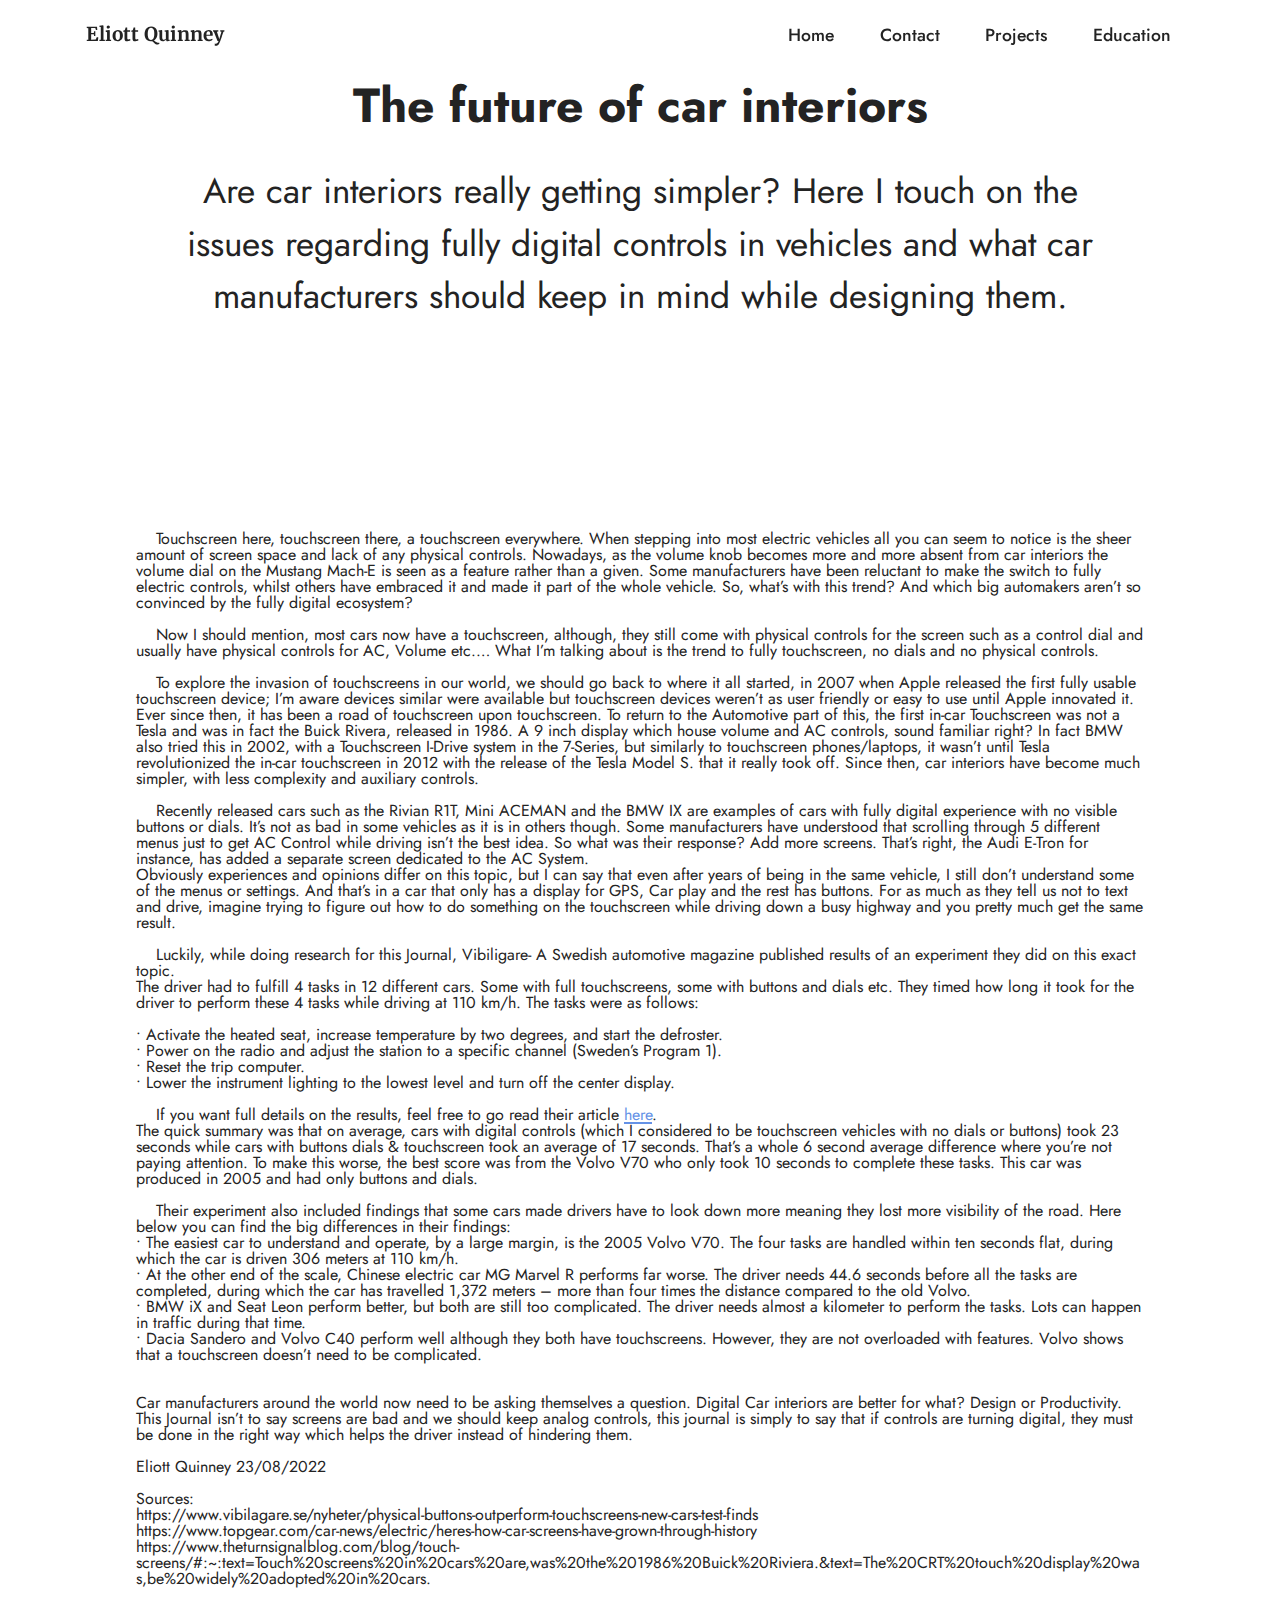
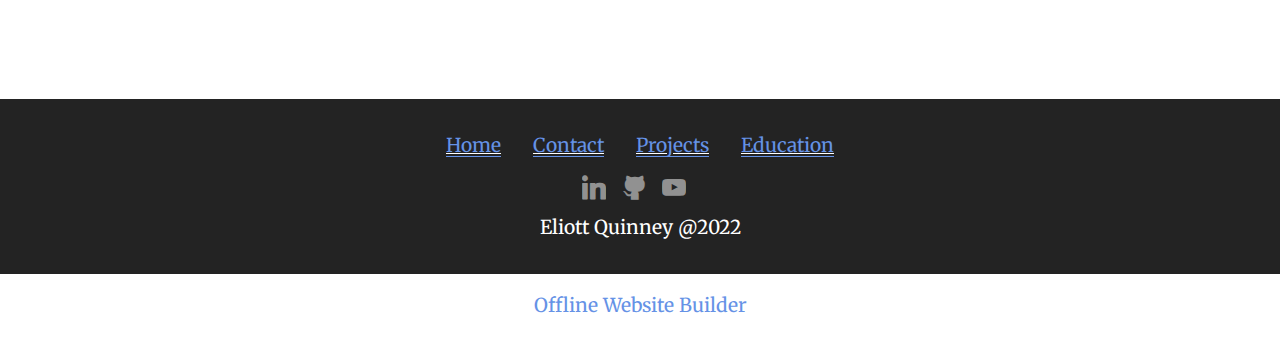
<file: carinteriors.html>
<!DOCTYPE html>
<html  >
<head>
  <!-- Site made with Mobirise Website Builder v5.6.11, https://mobirise.com -->
  <meta charset="UTF-8">
  <meta http-equiv="X-UA-Compatible" content="IE=edge">
  <meta name="generator" content="Mobirise v5.6.11, mobirise.com">
  <meta name="twitter:card" content="summary_large_image"/>
  <meta name="twitter:image:src" content="">
  <meta property="og:image" content="">
  <meta name="twitter:title" content="The Problem with Car Interiors">
  <meta name="viewport" content="width=device-width, initial-scale=1, minimum-scale=1">
  <link rel="shortcut icon" href="assets/images/clip-art-of-car-clipart-image-2-96x60.png" type="image/x-icon">
  <meta name="description" content="">
  
  
  <title>The Problem with Car Interiors</title>
  <link rel="stylesheet" href="assets/bootstrap/css/bootstrap.min.css">
  <link rel="stylesheet" href="assets/bootstrap/css/bootstrap-grid.min.css">
  <link rel="stylesheet" href="assets/bootstrap/css/bootstrap-reboot.min.css">
  <link rel="stylesheet" href="assets/dropdown/css/style.css">
  <link rel="stylesheet" href="assets/socicon/css/styles.css">
  <link rel="stylesheet" href="assets/theme/css/style.css">
  <link rel="preload" href="https://fonts.googleapis.com/css?family=Jost:100,200,300,400,500,600,700,800,900,100i,200i,300i,400i,500i,600i,700i,800i,900i&display=swap" as="style" onload="this.onload=null;this.rel='stylesheet'">
  <noscript><link rel="stylesheet" href="https://fonts.googleapis.com/css?family=Jost:100,200,300,400,500,600,700,800,900,100i,200i,300i,400i,500i,600i,700i,800i,900i&display=swap"></noscript>
  <link rel="preload" href="https://fonts.googleapis.com/css?family=Merriweather:300,300i,400,400i,700,700i,900,900i&display=swap" as="style" onload="this.onload=null;this.rel='stylesheet'">
  <noscript><link rel="stylesheet" href="https://fonts.googleapis.com/css?family=Merriweather:300,300i,400,400i,700,700i,900,900i&display=swap"></noscript>
  <link rel="preload" as="style" href="assets/mobirise/css/mbr-additional.css"><link rel="stylesheet" href="assets/mobirise/css/mbr-additional.css" type="text/css">
  
  
  
  
</head>
<body>
  
  <section data-bs-version="5.1" class="menu menu1 cid-tgKomjhm67" once="menu" id="menu1-1o">
    

    <nav class="navbar navbar-dropdown navbar-fixed-top navbar-expand-lg">
        <div class="container">
            <div class="navbar-brand">
                
                <span class="navbar-caption-wrap"><a class="navbar-caption text-black text-primary display-7" href="index.html">Eliott Quinney</a></span>
            </div>
            <button class="navbar-toggler" type="button" data-toggle="collapse" data-bs-toggle="collapse" data-target="#navbarSupportedContent" data-bs-target="#navbarSupportedContent" aria-controls="navbarNavAltMarkup" aria-expanded="false" aria-label="Toggle navigation">
                <div class="hamburger">
                    <span></span>
                    <span></span>
                    <span></span>
                    <span></span>
                </div>
            </button>
            <div class="collapse navbar-collapse" id="navbarSupportedContent">
                <ul class="navbar-nav nav-dropdown nav-right" data-app-modern-menu="true"><li class="nav-item"><a class="nav-link link text-black text-primary display-4" href="index.html">Home</a></li>
                    <li class="nav-item"><a class="nav-link link text-black text-primary display-4" href="contact.html">Contact</a></li>
                    <li class="nav-item"><a class="nav-link link text-black text-primary display-4" href="projects.html">Projects</a>
                    </li><li class="nav-item"><a class="nav-link link text-black text-primary display-4" href="education.html">Education</a></li></ul>
                
                
            </div>
        </div>
    </nav>
</section>

<section data-bs-version="5.1" class="content4 cid-tgKomikN8W" id="content4-1n">
    

    
    
    <div class="container">
        <div class="row justify-content-center">
            <div class="title col-md-12 col-lg-10">
                <h3 class="mbr-section-title mbr-fonts-style align-center mb-4 display-2"><strong>The future of car interiors</strong></h3>
                <h4 class="mbr-section-subtitle align-center mbr-fonts-style mb-4 display-5">Are car interiors really getting simpler? Here I touch on the issues regarding fully digital controls in vehicles and what car manufacturers should keep in mind while designing them.</h4>
                
            </div>
        </div>
    </div>
</section>

<section data-bs-version="5.1" class="content5 cid-tgKomklH4o" id="content5-1p">
    
    <div class="container-fluid">
        <div class="row justify-content-center">
            <div class="col-md-12 col-lg-10">
                
                
                <p class="mbr-text mbr-fonts-style display-4"></p><p>&nbsp;&nbsp;&nbsp;&nbsp;Touchscreen here, touchscreen there, a touchscreen everywhere. When stepping into most electric vehicles all you can seem to notice is the sheer amount of screen space and lack of any physical controls. Nowadays, as the volume knob becomes more and more absent from car interiors the volume dial on the Mustang Mach-E is seen as a feature rather than a given. Some manufacturers have been reluctant to make the switch to fully electric controls, whilst others have embraced it and made it part of the whole vehicle. So, what’s with this trend? And which big automakers aren’t so convinced by the fully digital ecosystem?</p><p>&nbsp;&nbsp;&nbsp;&nbsp;Now I should mention, most cars now have a touchscreen, although, they still come with physical controls for the screen such as a control dial and usually have physical controls for AC, Volume etc.… What I’m talking about is the trend to fully touchscreen, no dials and no physical controls.</p><p>&nbsp;&nbsp;&nbsp;&nbsp;To explore the invasion of touchscreens in our world, we should go back to where it all started, in 2007 when Apple released the first fully usable touchscreen device; I’m aware devices similar were available but touchscreen devices weren’t as user friendly or easy to use until Apple innovated it. Ever since then, it has been a road of touchscreen upon touchscreen. To return to the Automotive part of this, the first in-car Touchscreen was not a Tesla and was in fact the Buick Rivera, released in 1986. A 9 inch display which house volume and AC controls, sound familiar right? In fact BMW also tried this in 2002, with a Touchscreen I-Drive system in the 7-Series, but similarly to touchscreen phones/laptops, it wasn’t until Tesla revolutionized the in-car touchscreen in 2012 with the release of the Tesla Model S. that it really took off. Since then, car interiors have become much simpler, with less complexity and auxiliary controls.</p><p>&nbsp;&nbsp;&nbsp;&nbsp;Recently released cars such as the Rivian R1T, Mini ACEMAN and the BMW IX are examples of cars with fully digital experience with no visible buttons or dials. It’s not as bad in some vehicles as it is in others though. Some manufacturers have understood that scrolling through 5 different menus just to get AC Control while driving isn’t the best idea. So what was their response? Add more screens. That’s right, the Audi E-Tron for instance, has added a separate screen dedicated to the AC System. 
<br>Obviously experiences and opinions differ on this topic, but I can say that even after years of being in the same vehicle, I still don’t understand some of the menus or settings. And that’s in a car that only has a display for GPS, Car play and the rest has buttons. For as much as they tell us not to text and drive, imagine trying to figure out how to do something on the touchscreen while driving down a busy highway and you pretty much get the same result.</p><p>&nbsp;&nbsp;&nbsp;&nbsp;Luckily, while doing research for this Journal, Vibiligare- A Swedish automotive magazine published results of an experiment they did on this exact topic. 
<br>	The driver had to fulfill 4 tasks in 12 different cars. Some with full touchscreens, some with buttons and dials etc. They timed how long it took for the driver to perform these 4 tasks while driving at 110 km/h. The tasks were as follows:</p><p>•	Activate the heated seat, increase temperature by two degrees, and start the defroster.
<br>•	Power on the radio and adjust the station to a specific channel (Sweden’s Program 1).
<br>•	Reset the trip computer.
<br>•	Lower the instrument lighting to the lowest level and turn off the center display.</p><p>&nbsp;&nbsp;&nbsp;&nbsp;If you want full details on the results, feel free to go read their article <a href="https://www.vibilagare.se/nyheter/physical-buttons-outperform-touchscreens-new-cars-test-finds" class="text-primary" target="_blank">here</a>.
<br>The quick summary was that on average, cars with digital controls (which I considered to be touchscreen vehicles with no dials or buttons) took 23 seconds while cars with buttons dials &amp; touchscreen took an average of 17 seconds. That’s a whole 6 second average difference where you’re not paying attention. To make this worse, the best score was from the Volvo V70 who only took 10 seconds to complete these tasks. This car was produced in 2005 and had only buttons and dials.</p><p>&nbsp;&nbsp;&nbsp;&nbsp;Their experiment also included findings that some cars made drivers have to look down more meaning they lost more visibility of the road. Here below you can find the big differences in their findings:
<br>•	The easiest car to understand and operate, by a large margin, is the 2005 Volvo V70. The four tasks are handled within ten seconds flat, during which the car is driven 306 meters at 110 km/h.
<br>•	At the other end of the scale, Chinese electric car MG Marvel R performs far worse. The driver needs 44.6 seconds before all the tasks are completed, during which the car has travelled 1,372 meters – more than four times the distance compared to the old Volvo.
<br>•	BMW iX and Seat Leon perform better, but both are still too complicated. The driver needs almost a kilometer to perform the tasks. Lots can happen in traffic during that time.
<br>•	Dacia Sandero and Volvo C40 perform well although they both have touchscreens. However, they are not overloaded with features. Volvo shows that a touchscreen doesn’t need to be complicated.</p><p>&nbsp; &nbsp;<br>Car manufacturers around the world now need to be asking themselves a question. Digital Car interiors are better for what? Design or Productivity. This Journal isn’t to say screens are bad and we should keep analog controls, this journal is simply to say that if controls are turning digital, they must be done in the right way which helps the driver instead of hindering them.
<br>
<br>Eliott Quinney 23/08/2022
<br>
<br>Sources:
<br>https://www.vibilagare.se/nyheter/physical-buttons-outperform-touchscreens-new-cars-test-finds
<br>https://www.topgear.com/car-news/electric/heres-how-car-screens-have-grown-through-history
<br>https://www.theturnsignalblog.com/blog/touch-screens/#:~:text=Touch%20screens%20in%20cars%20are,was%20the%201986%20Buick%20Riviera.&amp;text=The%20CRT%20touch%20display%20was,be%20widely%20adopted%20in%20cars.
<br>
<br></p><p></p>
            </div>
        </div>
    </div>
</section>

<section data-bs-version="5.1" class="footer3 cid-tgKomkUWoQ" once="footers" id="footer3-1q">

    

    

    <div class="container-fluid">
        <div class="media-container-row align-center mbr-white">
            <div class="row row-links">
                <ul class="foot-menu">
                    
                    
                    
                    
                    
                <li class="foot-menu-item mbr-fonts-style display-7"><u><a href="index.html" class="text-primary">Home</a></u></li><li class="foot-menu-item mbr-fonts-style display-7"><u><a href="contact.html" class="text-primary">Contact</a></u></li><li class="foot-menu-item mbr-fonts-style display-7"><u><a href="projects.html" class="text-primary">Projects</a></u></li><li class="foot-menu-item mbr-fonts-style display-7"><u><a href="education.html" class="text-primary">Education</a></u></li></ul>
            </div>
            <div class="row social-row">
                <div class="social-list align-right pb-2">
                    
                    
                    
                    
                    
                    
                <div class="soc-item">
                        <a href="https://www.linkedin.com/in/eliottquinney/" target="_blank">
                            <span class="mbr-iconfont mbr-iconfont-social socicon-linkedin socicon"></span>
                        </a>
                    </div><div class="soc-item">
                        <a href="https://github.com/eliott-labs" target="_blank">
                            <span class="mbr-iconfont mbr-iconfont-social socicon-github socicon"></span>
                        </a>
                    </div><div class="soc-item">
                        <a href="https://www.youtube.com/channel/UC1A37sUeJXaAmW2cCb_85mg" target="_blank">
                            <span class="mbr-iconfont mbr-iconfont-social socicon-youtube socicon"></span>
                        </a>
                    </div></div>
            </div>
            <div class="row row-copirayt">
                <p class="mbr-text mb-0 mbr-fonts-style mbr-white align-center display-7">Eliott Quinney @2022</p>
            </div>
        </div>
    </div>
</section><section class="display-7" style="padding: 0;align-items: center;justify-content: center;flex-wrap: wrap;    align-content: center;display: flex;position: relative;height: 4rem;"><a href="https://mobiri.se/1447733" style="flex: 1 1;height: 4rem;position: absolute;width: 100%;z-index: 1;"><img alt="" style="height: 4rem;" src="[data-uri]"></a><p style="margin: 0;text-align: center;" class="display-7">&#8204;</p><a style="z-index:1" href="https://mobirise.com/offline-website-builder.html">Offline Website Builder</a></section><script src="assets/bootstrap/js/bootstrap.bundle.min.js"></script>  <script src="assets/smoothscroll/smooth-scroll.js"></script>  <script src="assets/ytplayer/index.js"></script>  <script src="assets/dropdown/js/navbar-dropdown.js"></script>  <script src="assets/theme/js/script.js"></script>  
  
  
</body>
</html>
</file>
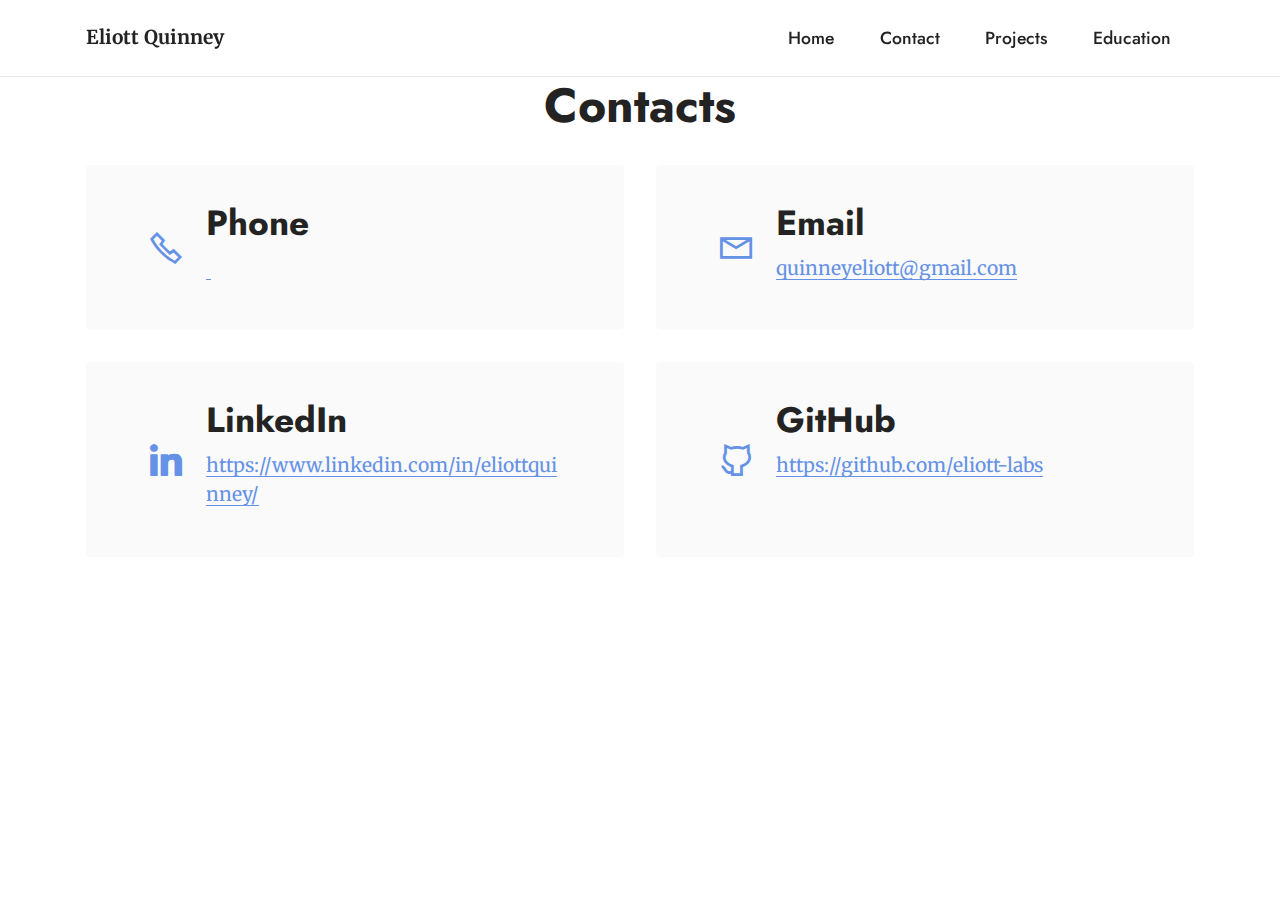
<file: contact.html>
<!DOCTYPE html>
<html  >
<head>
  <!-- Site made with Mobirise Website Builder v5.6.11, https://mobirise.com -->
  <meta charset="UTF-8">
  <meta http-equiv="X-UA-Compatible" content="IE=edge">
  <meta name="generator" content="Mobirise v5.6.11, mobirise.com">
  <meta name="twitter:card" content="summary_large_image"/>
  <meta name="twitter:image:src" content="">
  <meta property="og:image" content="">
  <meta name="twitter:title" content="Contact">
  <meta name="viewport" content="width=device-width, initial-scale=1, minimum-scale=1">
  <link rel="shortcut icon" href="assets/images/clip-art-of-car-clipart-image-2-96x60.png" type="image/x-icon">
  <meta name="description" content="">
  
  
  <title>Contact</title>
  <link rel="stylesheet" href="assets/web/assets/mobirise-icons2/mobirise2.css">
  <link rel="stylesheet" href="assets/bootstrap/css/bootstrap.min.css">
  <link rel="stylesheet" href="assets/bootstrap/css/bootstrap-grid.min.css">
  <link rel="stylesheet" href="assets/bootstrap/css/bootstrap-reboot.min.css">
  <link rel="stylesheet" href="assets/dropdown/css/style.css">
  <link rel="stylesheet" href="assets/socicon/css/styles.css">
  <link rel="stylesheet" href="assets/theme/css/style.css">
  <link rel="preload" href="https://fonts.googleapis.com/css?family=Jost:100,200,300,400,500,600,700,800,900,100i,200i,300i,400i,500i,600i,700i,800i,900i&display=swap" as="style" onload="this.onload=null;this.rel='stylesheet'">
  <noscript><link rel="stylesheet" href="https://fonts.googleapis.com/css?family=Jost:100,200,300,400,500,600,700,800,900,100i,200i,300i,400i,500i,600i,700i,800i,900i&display=swap"></noscript>
  <link rel="preload" href="https://fonts.googleapis.com/css?family=Merriweather:300,300i,400,400i,700,700i,900,900i&display=swap" as="style" onload="this.onload=null;this.rel='stylesheet'">
  <noscript><link rel="stylesheet" href="https://fonts.googleapis.com/css?family=Merriweather:300,300i,400,400i,700,700i,900,900i&display=swap"></noscript>
  <link rel="preload" as="style" href="assets/mobirise/css/mbr-additional.css"><link rel="stylesheet" href="assets/mobirise/css/mbr-additional.css" type="text/css">
  
  
  
  
</head>
<body>
  
  <section data-bs-version="5.1" class="menu menu1 cid-tWExsknEd9" once="menu" id="menu1-2d">
    

    <nav class="navbar navbar-dropdown navbar-fixed-top navbar-expand-lg">
        <div class="container">
            <div class="navbar-brand">
                
                <span class="navbar-caption-wrap"><a class="navbar-caption text-black text-primary display-7" href="index.html">Eliott Quinney</a></span>
            </div>
            <button class="navbar-toggler" type="button" data-toggle="collapse" data-bs-toggle="collapse" data-target="#navbarSupportedContent" data-bs-target="#navbarSupportedContent" aria-controls="navbarNavAltMarkup" aria-expanded="false" aria-label="Toggle navigation">
                <div class="hamburger">
                    <span></span>
                    <span></span>
                    <span></span>
                    <span></span>
                </div>
            </button>
            <div class="collapse navbar-collapse" id="navbarSupportedContent">
                <ul class="navbar-nav nav-dropdown nav-right" data-app-modern-menu="true"><li class="nav-item"><a class="nav-link link text-black text-primary display-4" href="index.html">Home</a></li>
                    <li class="nav-item"><a class="nav-link link text-black text-primary display-4" href="contact.html">Contact</a></li>
                    <li class="nav-item"><a class="nav-link link text-black text-primary display-4" href="projects.html">Projects</a>
                    </li><li class="nav-item"><a class="nav-link link text-black text-primary display-4" href="education.html">Education</a></li></ul>
                
                
            </div>
        </div>
    </nav>
</section>

<section data-bs-version="5.1" class="contacts2 cid-tWEtatuurJ" id="contacts2-29">
    <!---->
    

    
    
    <div class="container">
        <div class="mbr-section-head">
            <h3 class="mbr-section-title mbr-fonts-style align-center mb-0 display-2">
                <strong>Contacts</strong>
            </h3>
            
        </div>
        <div class="row justify-content-center mt-4">
            <div class="card col-12 col-md-6">
                <div class="card-wrapper">
                    <div class="image-wrapper">
                        <span class="mbr-iconfont mobi-mbri-phone mobi-mbri"></span>
                    </div>
                    <div class="text-wrapper">
                        <h6 class="card-title mbr-fonts-style mb-1 display-5">
                            <strong>Phone</strong>
                        </h6>
                        <p class="mbr-text mbr-fonts-style display-7"><a href="tel:" class="text-primary">&nbsp;</a></p>
                    </div>
                </div>
            </div>
            <div class="card col-12 col-md-6">
                <div class="card-wrapper">
                    <div class="image-wrapper">
                        <span class="mbr-iconfont mobi-mbri-letter mobi-mbri"></span>
                    </div>
                    <div class="text-wrapper">
                        <h6 class="card-title mbr-fonts-style mb-1 display-5">
                            <strong>Email</strong>
                        </h6>
                        <p class="mbr-text mbr-fonts-style display-7"><a href="mailto:quinneyeliott@gmail.com" class="text-primary">quinneyeliott@gmail.com</a></p>
                    </div>
                </div>
            </div>
            <div class="card col-12 col-md-6">
                <div class="card-wrapper">
                    <div class="image-wrapper">
                        <span class="mbr-iconfont socicon-linkedin socicon"></span>
                    </div>
                    <div class="text-wrapper">
                        <h6 class="card-title mbr-fonts-style mb-1 display-5"><strong>LinkedIn</strong></h6>
                        <p class="mbr-text mbr-fonts-style display-7"><a href="https://www.linkedin.com/in/eliottquinney/" class="text-primary" target="_blank">https://www.linkedin.com/in/eliottquinney/</a></p>
                    </div>
                </div>
            </div>
            <div class="card col-12 col-md-6">
                <div class="card-wrapper">
                    <div class="image-wrapper">
                        <span class="mbr-iconfont mobi-mbri-github mobi-mbri"></span>
                    </div>
                    <div class="text-wrapper">
                        <h6 class="card-title mbr-fonts-style mb-1 display-5"><strong>GitHub</strong></h6>
                        <p class="mbr-text mbr-fonts-style display-7"><a href="https://github.com/eliott-labs" class="text-primary" target="_blank">https://github.com/eliott-labs</a></p>
                    </div>
                </div>
            </div>
        </div>
    </div>
</section>
  
</body>
</html>
</file>
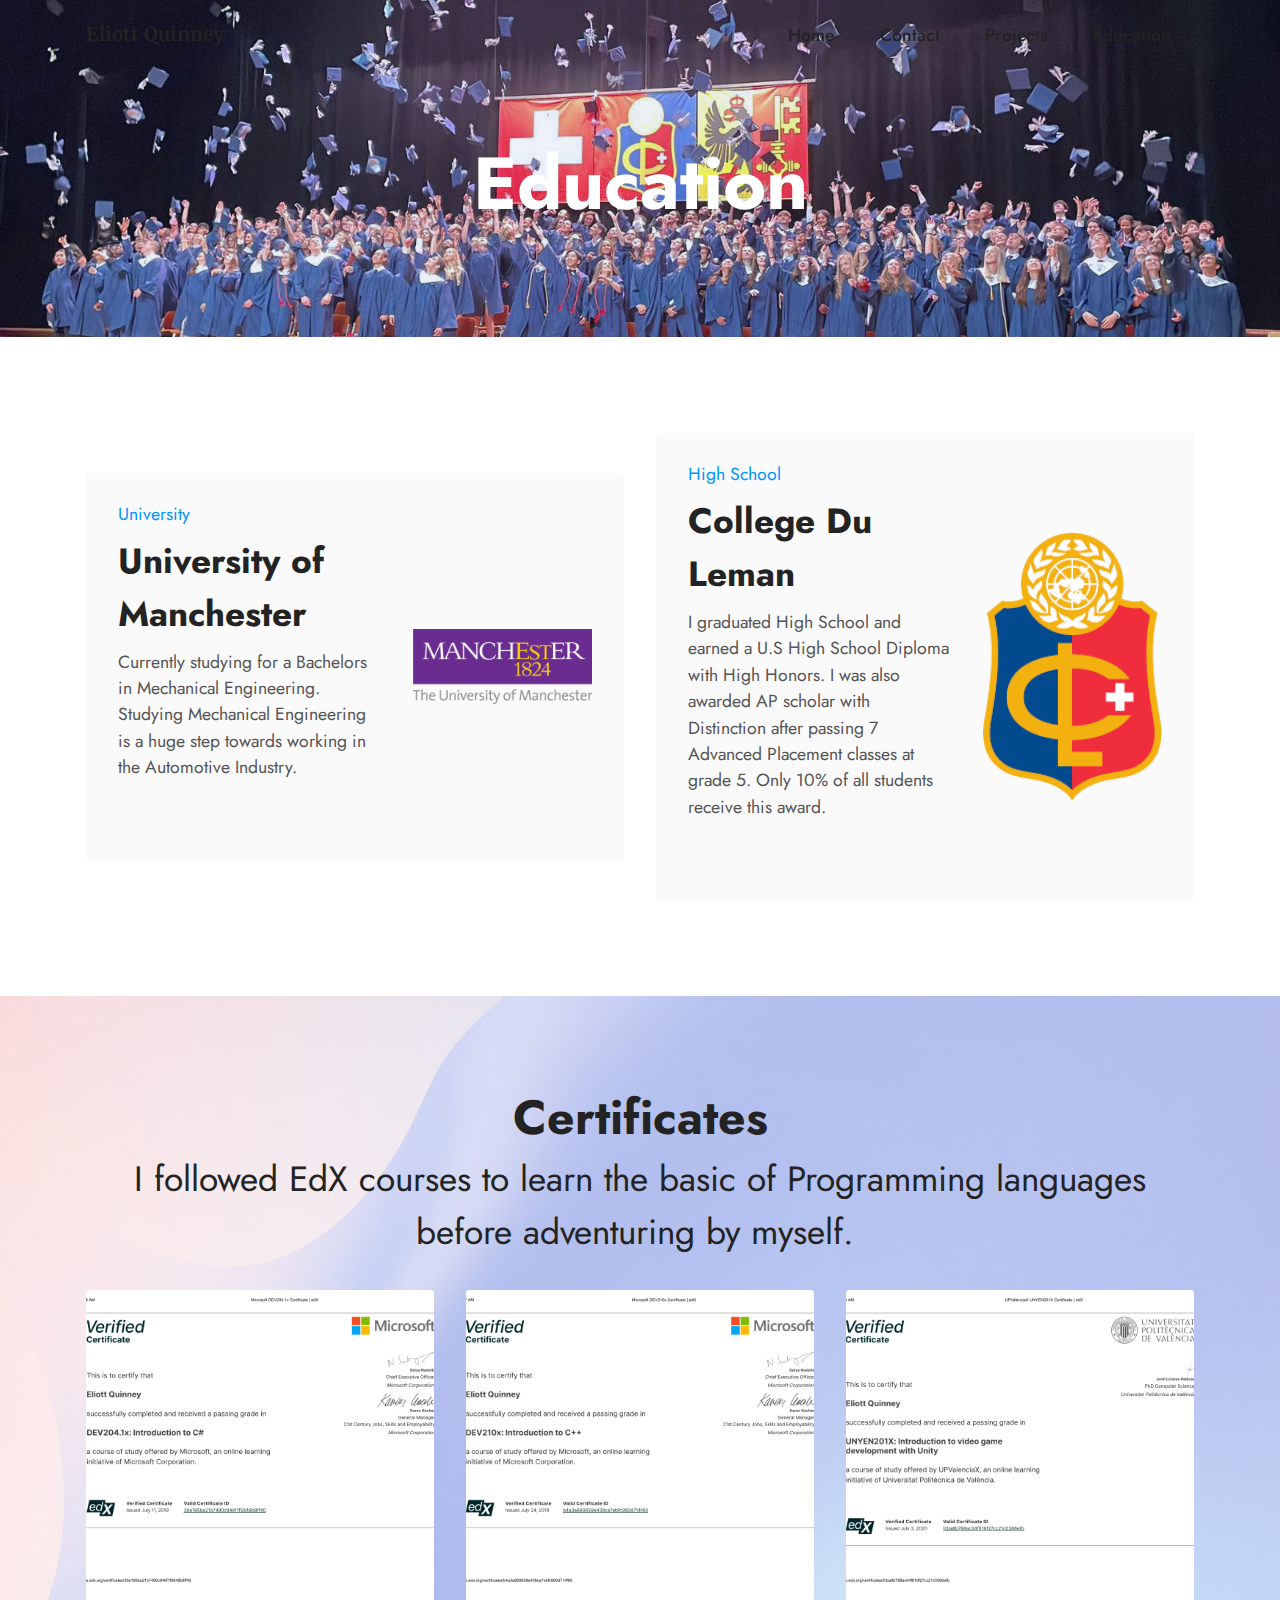
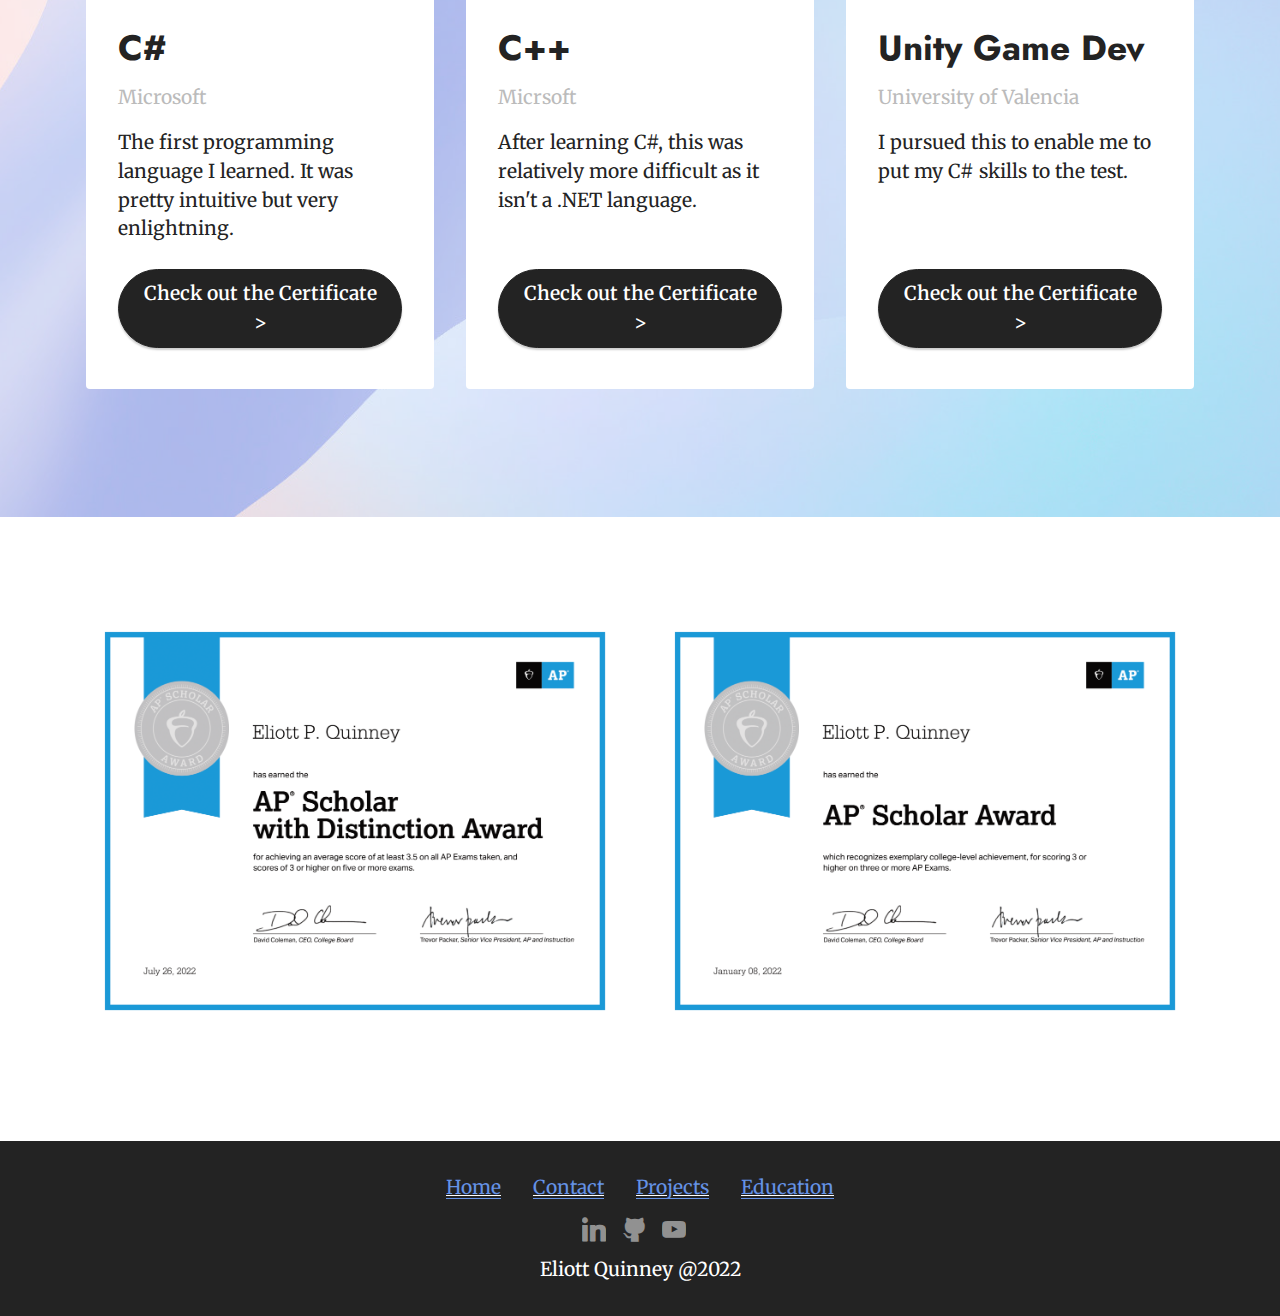
<file: education.html>
<!DOCTYPE html>
<html  >
<head>
  <!-- Site made with Mobirise Website Builder v5.6.11, https://mobirise.com -->
  <meta charset="UTF-8">
  <meta http-equiv="X-UA-Compatible" content="IE=edge">
  <meta name="generator" content="Mobirise v5.6.11, mobirise.com">
  <meta name="twitter:card" content="summary_large_image"/>
  <meta name="twitter:image:src" content="">
  <meta property="og:image" content="">
  <meta name="twitter:title" content="Education">
  <meta name="viewport" content="width=device-width, initial-scale=1, minimum-scale=1">
  <link rel="shortcut icon" href="assets/images/clip-art-of-car-clipart-image-2-96x60.png" type="image/x-icon">
  <meta name="description" content="">
  
  
  <title>Education</title>
  <link rel="stylesheet" href="assets/web/assets/mobirise-icons2/mobirise2.css">
  <link rel="stylesheet" href="assets/bootstrap/css/bootstrap.min.css">
  <link rel="stylesheet" href="assets/bootstrap/css/bootstrap-grid.min.css">
  <link rel="stylesheet" href="assets/bootstrap/css/bootstrap-reboot.min.css">
  <link rel="stylesheet" href="assets/dropdown/css/style.css">
  <link rel="stylesheet" href="assets/socicon/css/styles.css">
  <link rel="stylesheet" href="assets/theme/css/style.css">
  <link rel="preload" href="https://fonts.googleapis.com/css?family=Jost:100,200,300,400,500,600,700,800,900,100i,200i,300i,400i,500i,600i,700i,800i,900i&display=swap" as="style" onload="this.onload=null;this.rel='stylesheet'">
  <noscript><link rel="stylesheet" href="https://fonts.googleapis.com/css?family=Jost:100,200,300,400,500,600,700,800,900,100i,200i,300i,400i,500i,600i,700i,800i,900i&display=swap"></noscript>
  <link rel="preload" href="https://fonts.googleapis.com/css?family=Merriweather:300,300i,400,400i,700,700i,900,900i&display=swap" as="style" onload="this.onload=null;this.rel='stylesheet'">
  <noscript><link rel="stylesheet" href="https://fonts.googleapis.com/css?family=Merriweather:300,300i,400,400i,700,700i,900,900i&display=swap"></noscript>
  <link rel="preload" as="style" href="assets/mobirise/css/mbr-additional.css"><link rel="stylesheet" href="assets/mobirise/css/mbr-additional.css" type="text/css">
  
  
  
  
</head>
<body>
  
  <section data-bs-version="5.1" class="menu menu1 cid-tfB4L5RxBs" once="menu" id="menu1-u">
    

    <nav class="navbar navbar-dropdown navbar-fixed-top navbar-expand-lg">
        <div class="container">
            <div class="navbar-brand">
                
                <span class="navbar-caption-wrap"><a class="navbar-caption text-black text-primary display-7" href="index.html">Eliott Quinney</a></span>
            </div>
            <button class="navbar-toggler" type="button" data-toggle="collapse" data-bs-toggle="collapse" data-target="#navbarSupportedContent" data-bs-target="#navbarSupportedContent" aria-controls="navbarNavAltMarkup" aria-expanded="false" aria-label="Toggle navigation">
                <div class="hamburger">
                    <span></span>
                    <span></span>
                    <span></span>
                    <span></span>
                </div>
            </button>
            <div class="collapse navbar-collapse" id="navbarSupportedContent">
                <ul class="navbar-nav nav-dropdown nav-right" data-app-modern-menu="true"><li class="nav-item"><a class="nav-link link text-black text-primary display-4" href="index.html">Home</a></li>
                    <li class="nav-item"><a class="nav-link link text-black text-primary display-4" href="contact.html">Contact</a></li>
                    <li class="nav-item"><a class="nav-link link text-black text-primary display-4" href="projects.html">Projects</a>
                    </li><li class="nav-item"><a class="nav-link link text-black text-primary display-4" href="education.html">Education</a></li></ul>
                
                
            </div>
        </div>
    </nav>
</section>

<section data-bs-version="5.1" class="header6 cid-tfB70tSGOi" id="header6-y">

    

    
    <div class="mbr-overlay" style="opacity: 0.1; background-color: rgb(68, 121, 217);"></div>

    <div class="align-center container">
        <div class="row justify-content-center">
            <div class="col-12 col-lg-8">
                <h1 class="mbr-section-title mbr-fonts-style mbr-white mb-3 display-1"><strong>Education</strong></h1>
                
                
                
            </div>
        </div>
    </div>
</section>

<section data-bs-version="5.1" class="features4 cid-tfB7j917xR" id="features5-z">

    

    
    
    <div class="container">
        <div class="row">
            <div class="col-12 col-lg-6">
                <div class="card-wrapper">
                    <div class="row">
                        <div class="col-12 col-md-7">
                            <div class="text-wrapper">
                                <h6 class="card-subtitle mbr-fonts-style mb-2 display-4">University</h6>
                                <h5 class="card-title mbr-fonts-style display-5"><strong>University of Manchester</strong></h5>
                                <p class="mbr-text mbr-fonts-style mb-5 display-4">Currently studying for a Bachelors in Mechanical Engineering. Studying Mechanical Engineering is a huge step towards working in the Automotive Industry.</p>
                                
                            </div>
                        </div>
                        <div class="col-12 col-md-5">
                            <div class="img-wrapper">
                                <img src="assets/images/tab-col-white-background-432x183.png" alt="Mobirise Website Builder">
                            </div>
                        </div>
                    </div>
                </div>
            </div>
            <div class="col-12 col-lg-6">
                <div class="card-wrapper">
                    <div class="row">
                        <div class="col-12 col-md-7">
                            <div class="text-wrapper">
                                <h6 class="card-subtitle mbr-fonts-style mb-2 display-4">High School</h6>
                                <h5 class="card-title mbr-fonts-style display-5"><strong>College Du Leman</strong></h5>
                                <p class="mbr-text mbr-fonts-style mb-5 display-4">I graduated High School and earned a U.S High School Diploma with High Honors. I was also awarded AP scholar with Distinction after passing 7 Advanced Placement classes at grade 5. Only 10% of all students receive this award.</p>
                                
                            </div>
                        </div>
                        <div class="col-12 col-md-5">
                            <div class="img-wrapper">
                                <img src="assets/images/college-du-leman-logo-165x248.png" alt="Mobirise Website Builder">
                            </div>
                        </div>
                    </div>
                </div>
            </div>
        </div>
    </div>
</section>

<section data-bs-version="5.1" class="features4 cid-tfB96WBHwP" id="features4-10">
    
    <div class="mbr-overlay"></div>
    <div class="container">
        <div class="mbr-section-head">
            <h4 class="mbr-section-title mbr-fonts-style align-center mb-0 display-2"><strong>Certificates</strong></h4>
            <h5 class="mbr-section-subtitle mbr-fonts-style align-center mb-0 mt-2 display-5">I followed EdX courses to learn the basic of Programming languages before adventuring by myself.&nbsp;</h5>
        </div>
        <div class="row mt-4">
            <div class="item features-image сol-12 col-md-6 col-lg-4">
                <div class="item-wrapper">
                    <div class="item-img">
                        <img src="assets/images/csharp-microsoft-1-816x1154.png" alt="Mobirise Website Builder" title="">
                    </div>
                    <div class="item-content">
                        <h5 class="item-title mbr-fonts-style display-5"><strong>C#</strong></h5>
                        <h6 class="item-subtitle mbr-fonts-style mt-1 display-7">Microsoft</h6>
                        <p class="mbr-text mbr-fonts-style mt-3 display-7">The first programming language I learned. It was pretty intuitive but very enlightning.</p>
                    </div>
                    <div class="mbr-section-btn item-footer mt-2"><a href="https://courses.edx.org/certificates/30e195ba21b7490c846f1f5648b8ff40" class="btn item-btn btn-black display-7" target="_blank">Check out the Certificate &gt;</a></div>
                </div>
            </div>
            <div class="item features-image сol-12 col-md-6 col-lg-4">
                <div class="item-wrapper">
                    <div class="item-img">
                        <img src="assets/images/c-microsoft-1-816x1154.png" alt="Mobirise Website Builder" title="">
                    </div>
                    <div class="item-content">
                        <h5 class="item-title mbr-fonts-style display-5"><strong>C++</strong></h5>
                        <h6 class="item-subtitle mbr-fonts-style mt-1 display-7">Micrsoft</h6>
                        <p class="mbr-text mbr-fonts-style mt-3 display-7">After learning C#, this was relatively more difficult as it isn't a .NET language.</p>
                    </div>
                    <div class="mbr-section-btn item-footer mt-2"><a href="https://courses.edx.org/certificates/b4a3a660659e439ca7ebfc980d714f60" class="btn item-btn btn-black display-7" target="_blank">Check out the Certificate &gt;</a></div>
                </div>
            </div>
            <div class="item features-image сol-12 col-md-6 col-lg-4">
                <div class="item-wrapper">
                    <div class="item-img">
                        <img src="assets/images/unity-valencia.png-1-816x1154.png" alt="Mobirise Website Builder" title="">
                    </div>
                    <div class="item-content">
                        <h5 class="item-title mbr-fonts-style display-5"><strong>Unity Game Dev</strong></h5>
                        <h6 class="item-subtitle mbr-fonts-style mt-1 display-7">University of Valencia</h6>
                        <p class="mbr-text mbr-fonts-style mt-3 display-7">I pursued this to enable me to put my C# skills to the test.</p>
                    </div>
                    <div class="mbr-section-btn item-footer mt-2"><a href="https://courses.edx.org/certificates/fcba8b788ac04f619f27cc21c0366efb" class="btn item-btn btn-black display-7" target="_blank">Check out the Certificate &gt;</a></div>
                </div>
            </div>

        </div>
    </div>
</section>

<section data-bs-version="5.1" class="image4 cid-tWEwxy5TsU" id="image4-2b">
    

    
    

    <div class="container">
        <div class="row">
            <div class="col-12 col-lg-6">
                <div class="image-wrapper">
                    <img src="assets/images/awards-2-1256x971.png" alt="">
                    <p class="mbr-text mbr-fonts-style mt-2 align-center display-4"></p>
                </div>
            </div>
            <div class="col-12 col-lg-6">
                <div class="image-wrapper">
                    <img src="assets/images/awards-1-1256x971.png" alt="">
                    <p class="mbr-text mbr-fonts-style mt-2 align-center display-4"></p>
                </div>
            </div>
        </div>
    </div>
</section>

<section data-bs-version="5.1" class="footer3 cid-tfBdKmmXa8" once="footers" id="footer3-11">

    

    

    <div class="container-fluid">
        <div class="media-container-row align-center mbr-white">
            <div class="row row-links">
                <ul class="foot-menu">
                    
                    
                    
                    
                    
                <li class="foot-menu-item mbr-fonts-style display-7"><u><a href="index.html" class="text-primary">Home</a></u></li><li class="foot-menu-item mbr-fonts-style display-7"><u><a href="contact.html" class="text-primary">Contact</a></u></li><li class="foot-menu-item mbr-fonts-style display-7"><u><a href="projects.html" class="text-primary">Projects</a></u></li><li class="foot-menu-item mbr-fonts-style display-7"><u><a href="education.html" class="text-primary">Education</a></u></li></ul>
            </div>
            <div class="row social-row">
                <div class="social-list align-right pb-2">
                    
                    
                    
                    
                    
                    
                <div class="soc-item">
                        <a href="https://www.linkedin.com/in/eliottquinney/" target="_blank">
                            <span class="mbr-iconfont mbr-iconfont-social socicon-linkedin socicon"></span>
                        </a>
                    </div><div class="soc-item">
                        <a href="https://github.com/eliott-labs" target="_blank">
                            <span class="mbr-iconfont mbr-iconfont-social socicon-github socicon"></span>
                        </a>
                    </div><div class="soc-item">
                        <a href="https://www.youtube.com/channel/UC1A37sUeJXaAmW2cCb_85mg" target="_blank">
                            <span class="mbr-iconfont mbr-iconfont-social socicon-youtube socicon"></span>
                        </a>
                    </div></div>
            </div>
            <div class="row row-copirayt">
                <p class="mbr-text mb-0 mbr-fonts-style mbr-white align-center display-7">Eliott Quinney @2022</p>
            </div>
        </div>
    </div>
</section> 
  
  
</body>
</html>
</file>
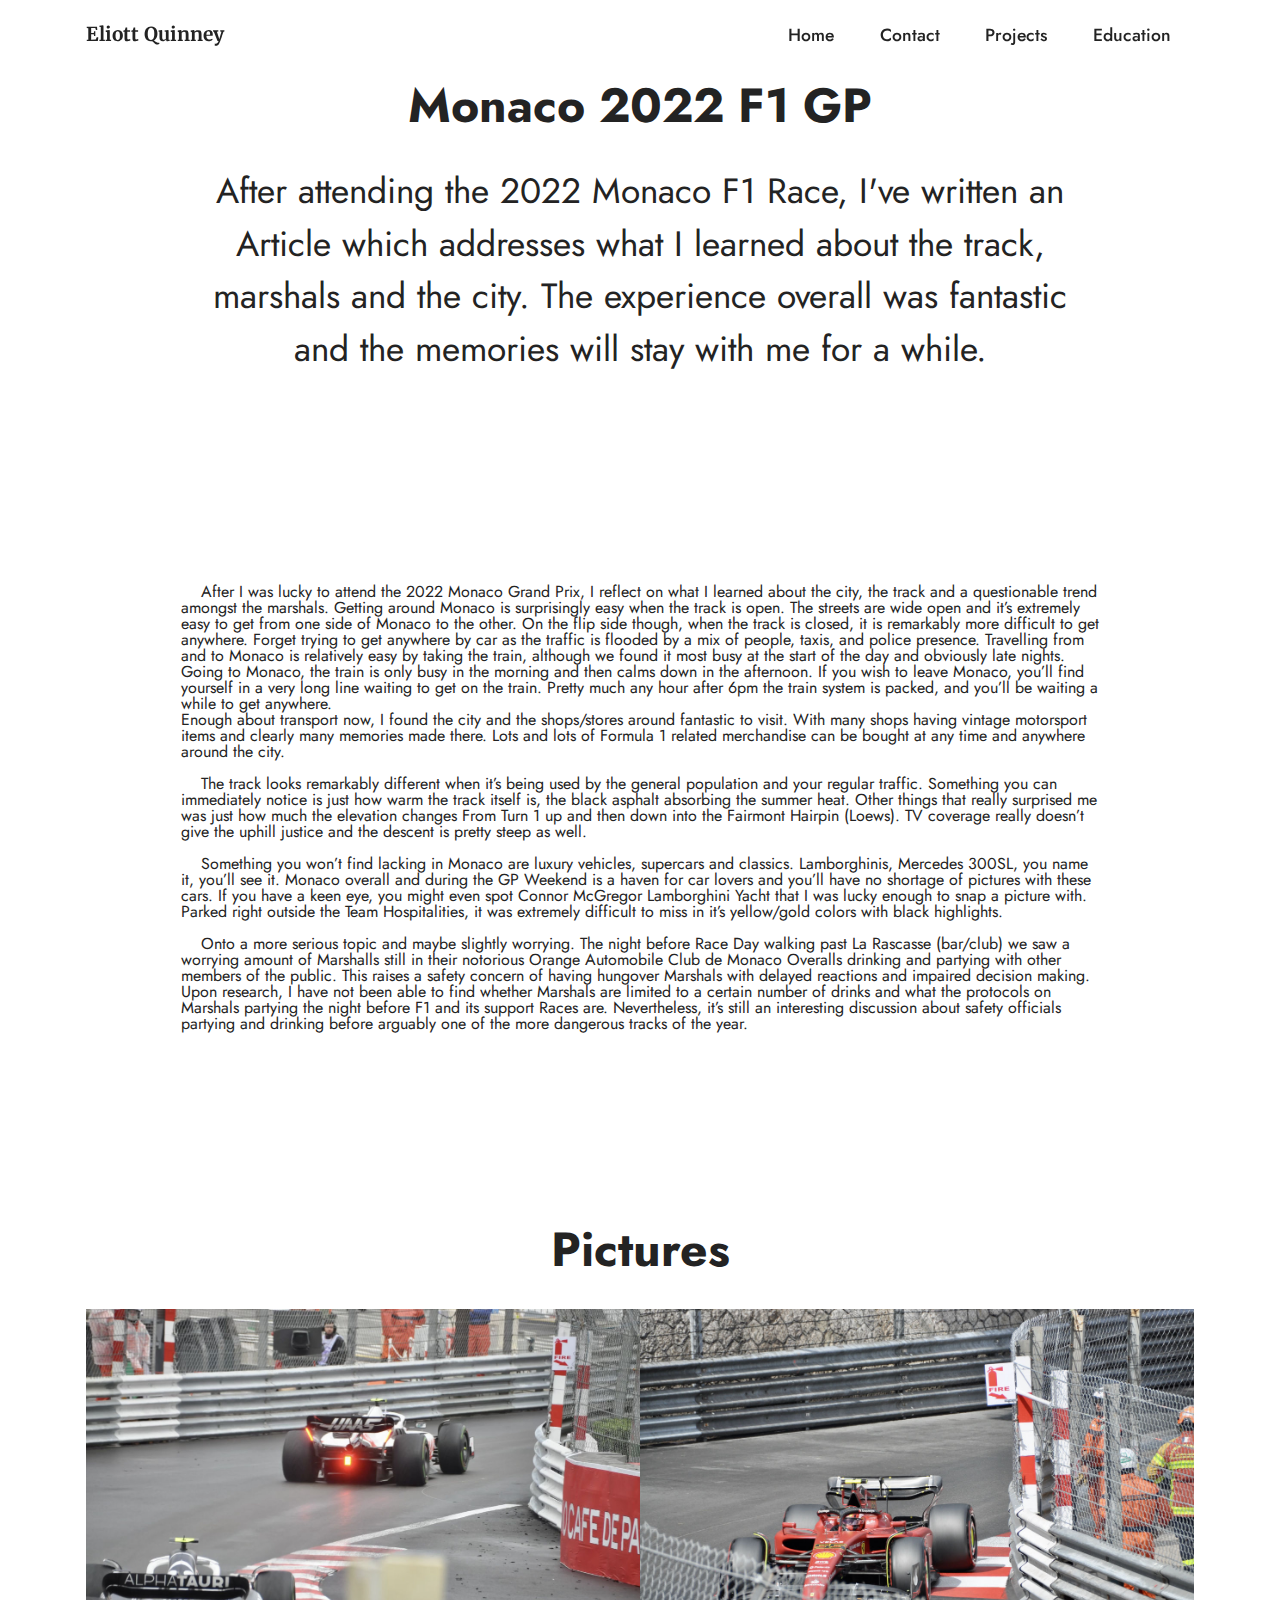
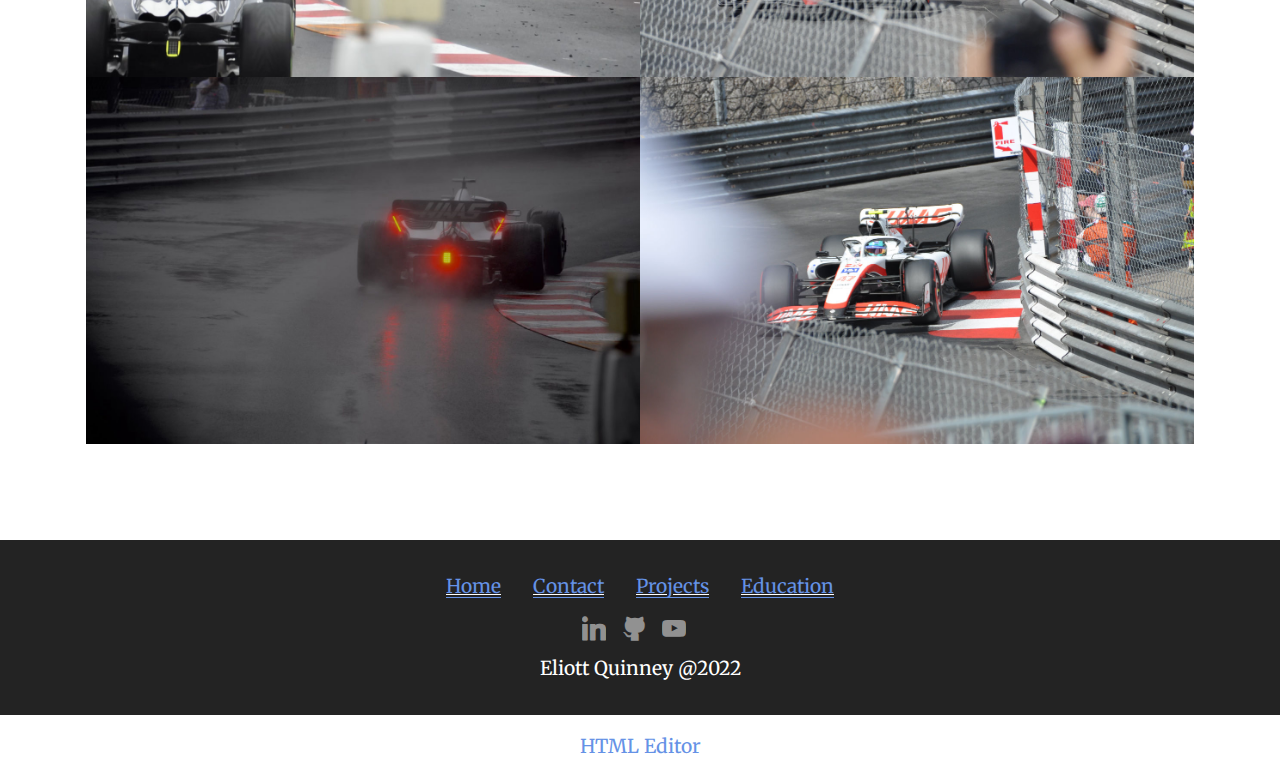
<file: monacogp2022.html>
<!DOCTYPE html>
<html  >
<head>
  <!-- Site made with Mobirise Website Builder v5.6.11, https://mobirise.com -->
  <meta charset="UTF-8">
  <meta http-equiv="X-UA-Compatible" content="IE=edge">
  <meta name="generator" content="Mobirise v5.6.11, mobirise.com">
  <meta name="twitter:card" content="summary_large_image"/>
  <meta name="twitter:image:src" content="">
  <meta property="og:image" content="">
  <meta name="twitter:title" content="The 2022 F1 Monaco GP">
  <meta name="viewport" content="width=device-width, initial-scale=1, minimum-scale=1">
  <link rel="shortcut icon" href="assets/images/clip-art-of-car-clipart-image-2-96x60.png" type="image/x-icon">
  <meta name="description" content="">
  
  
  <title>The 2022 F1 Monaco GP</title>
  <link rel="stylesheet" href="assets/web/assets/mobirise-icons2/mobirise2.css">
  <link rel="stylesheet" href="assets/bootstrap/css/bootstrap.min.css">
  <link rel="stylesheet" href="assets/bootstrap/css/bootstrap-grid.min.css">
  <link rel="stylesheet" href="assets/bootstrap/css/bootstrap-reboot.min.css">
  <link rel="stylesheet" href="assets/dropdown/css/style.css">
  <link rel="stylesheet" href="assets/socicon/css/styles.css">
  <link rel="stylesheet" href="assets/theme/css/style.css">
  <link rel="preload" href="https://fonts.googleapis.com/css?family=Jost:100,200,300,400,500,600,700,800,900,100i,200i,300i,400i,500i,600i,700i,800i,900i&display=swap" as="style" onload="this.onload=null;this.rel='stylesheet'">
  <noscript><link rel="stylesheet" href="https://fonts.googleapis.com/css?family=Jost:100,200,300,400,500,600,700,800,900,100i,200i,300i,400i,500i,600i,700i,800i,900i&display=swap"></noscript>
  <link rel="preload" href="https://fonts.googleapis.com/css?family=Merriweather:300,300i,400,400i,700,700i,900,900i&display=swap" as="style" onload="this.onload=null;this.rel='stylesheet'">
  <noscript><link rel="stylesheet" href="https://fonts.googleapis.com/css?family=Merriweather:300,300i,400,400i,700,700i,900,900i&display=swap"></noscript>
  <link rel="preload" as="style" href="assets/mobirise/css/mbr-additional.css"><link rel="stylesheet" href="assets/mobirise/css/mbr-additional.css" type="text/css">
  
  
  
  
</head>
<body>
  
  <section data-bs-version="5.1" class="menu menu1 cid-tgKzgaLxUI" once="menu" id="menu1-1s">
    

    <nav class="navbar navbar-dropdown navbar-fixed-top navbar-expand-lg">
        <div class="container">
            <div class="navbar-brand">
                
                <span class="navbar-caption-wrap"><a class="navbar-caption text-black text-primary display-7" href="index.html">Eliott Quinney</a></span>
            </div>
            <button class="navbar-toggler" type="button" data-toggle="collapse" data-bs-toggle="collapse" data-target="#navbarSupportedContent" data-bs-target="#navbarSupportedContent" aria-controls="navbarNavAltMarkup" aria-expanded="false" aria-label="Toggle navigation">
                <div class="hamburger">
                    <span></span>
                    <span></span>
                    <span></span>
                    <span></span>
                </div>
            </button>
            <div class="collapse navbar-collapse" id="navbarSupportedContent">
                <ul class="navbar-nav nav-dropdown nav-right" data-app-modern-menu="true"><li class="nav-item"><a class="nav-link link text-black text-primary display-4" href="index.html">Home</a></li>
                    <li class="nav-item"><a class="nav-link link text-black text-primary display-4" href="contact.html">Contact</a></li>
                    <li class="nav-item"><a class="nav-link link text-black text-primary display-4" href="projects.html">Projects</a>
                    </li><li class="nav-item"><a class="nav-link link text-black text-primary display-4" href="education.html">Education</a></li></ul>
                
                
            </div>
        </div>
    </nav>
</section>

<section data-bs-version="5.1" class="content4 cid-tgKzgantej" id="content4-1r">
    

    
    
    <div class="container">
        <div class="row justify-content-center">
            <div class="title col-md-12 col-lg-10">
                <h3 class="mbr-section-title mbr-fonts-style align-center mb-4 display-2"><strong>Monaco 2022 F1 GP</strong></h3>
                <h4 class="mbr-section-subtitle align-center mbr-fonts-style mb-4 display-5">After attending the 2022 Monaco F1 Race, I've written an Article which addresses what I learned about the track, marshals and the city. The experience overall was fantastic and the memories will stay with me for a while.</h4>
                
            </div>
        </div>
    </div>
</section>

<section data-bs-version="5.1" class="content5 cid-tgKzgbm2NH" id="content5-1t">
    
    <div class="container">
        <div class="row justify-content-center">
            <div class="col-md-12 col-lg-10">
                
                
                <p class="mbr-text mbr-fonts-style display-4"></p><p>&nbsp;&nbsp;&nbsp;&nbsp;After I was lucky to attend the 2022 Monaco Grand Prix, I reflect on what I learned about the city, the track and a questionable trend amongst the marshals. Getting around Monaco is surprisingly easy when the track is open. The streets are wide open and it’s extremely easy to get from one side of Monaco to the other. On the flip side though, when the track is closed, it is remarkably more difficult to get anywhere. Forget trying to get anywhere by car as the traffic is flooded by a mix of people, taxis, and police presence. Travelling from and to Monaco is relatively easy by taking the train, although we found it most busy at the start of the day and obviously late nights. Going to Monaco, the train is only busy in the morning and then calms down in the afternoon. If you wish to leave Monaco, you’ll find yourself in a very long line waiting to get on the train. Pretty much any hour after 6pm the train system is packed, and you’ll be waiting a while to get anywhere. 
<br>Enough about transport now, I found the city and the shops/stores around fantastic to visit. With many shops having vintage motorsport items and clearly many memories made there. Lots and lots of Formula 1 related merchandise can be bought at any time and anywhere around the city.</p><p>	&nbsp;&nbsp;&nbsp;&nbsp;The track looks remarkably different when it’s being used by the general population and your regular traffic. Something you can immediately notice is just how warm the track itself is, the black asphalt absorbing the summer heat. Other things that really surprised me was just how much the elevation changes From Turn 1 up and then down into the Fairmont Hairpin (Loews).  TV coverage really doesn’t give the uphill justice and the descent is pretty steep as well.</p><p>	&nbsp;&nbsp;&nbsp;&nbsp;Something you won’t find lacking in Monaco are luxury vehicles, supercars and classics. Lamborghinis, Mercedes 300SL, you name it, you’ll see it. Monaco overall and during the GP Weekend is a haven for car lovers and you’ll have no shortage of pictures with these cars. If you have a keen eye, you might even spot Connor McGregor Lamborghini Yacht that I was lucky enough to snap a picture with. Parked right outside the Team Hospitalities, it was extremely difficult to miss in it’s yellow/gold colors with black highlights.</p><p>	&nbsp;&nbsp;&nbsp;&nbsp;Onto a more serious topic and maybe slightly worrying. The night before Race Day walking past La Rascasse (bar/club) we saw a worrying amount of Marshalls still in their notorious Orange Automobile Club de Monaco Overalls drinking and partying with other members of the public. This raises a safety concern of having hungover Marshals with delayed reactions and impaired decision making. Upon research, I have not been able to find whether Marshals are limited to a certain number of drinks and what the protocols on Marshals partying the night before F1 and its support Races are. Nevertheless, it’s still an interesting discussion about safety officials partying and drinking before arguably one of the more dangerous tracks of the year.&nbsp;<br></p><p></p>
            </div>
        </div>
    </div>
</section>

<section data-bs-version="5.1" class="gallery4 mbr-gallery cid-tgKAbvNagr" id="gallery4-1v">
    

    
    

    <div class="container">
        <div class="mbr-section-head">
            <h3 class="mbr-section-title mbr-fonts-style align-center m-0 display-2"><strong>Pictures</strong></h3>
            
        </div>
        <div class="row mbr-gallery mt-4">
            <div class="col-12 col-md-6 col-lg-6 item gallery-image">
                <div class="item-wrapper" data-toggle="modal" data-bs-toggle="modal" data-target="#tWExDmJbkp-modal" data-bs-target="#tWExDmJbkp-modal">
                    <img class="w-100" src="assets/images/dsc-374-1288x855.jpg" alt="Mobirise Website Builder" data-slide-to="0" data-bs-slide-to="0" data-target="#lb-tWExDmJbkp" data-bs-target="#lb-tWExDmJbkp">
                    <div class="icon-wrapper">
                        <span class="mobi-mbri mobi-mbri-search mbr-iconfont mbr-iconfont-btn"></span>
                    </div>
                </div>
                
            </div>
            <div class="col-12 col-md-6 col-lg-6 item gallery-image">
                <div class="item-wrapper" data-toggle="modal" data-bs-toggle="modal" data-target="#tWExDmJbkp-modal" data-bs-target="#tWExDmJbkp-modal">
                    <img class="w-100" src="assets/images/dsc-246-1288x855.jpg" alt="Mobirise Website Builder" data-slide-to="1" data-bs-slide-to="1" data-target="#lb-tWExDmJbkp" data-bs-target="#lb-tWExDmJbkp">
                    <div class="icon-wrapper">
                        <span class="mobi-mbri mobi-mbri-search mbr-iconfont mbr-iconfont-btn"></span>
                    </div>
                </div>
                
            </div>
            <div class="col-12 col-md-6 col-lg-6 item gallery-image">
                <div class="item-wrapper" data-toggle="modal" data-bs-toggle="modal" data-target="#tWExDmJbkp-modal" data-bs-target="#tWExDmJbkp-modal">
                    <img class="w-100" src="assets/images/dsc-329-1288x855.jpg" alt="Mobirise Website Builder" data-slide-to="2" data-bs-slide-to="2" data-target="#lb-tWExDmJbkp" data-bs-target="#lb-tWExDmJbkp">
                    <div class="icon-wrapper">
                        <span class="mobi-mbri mobi-mbri-search mbr-iconfont mbr-iconfont-btn"></span>
                    </div>
                </div>
                
            </div>
            <div class="col-12 col-md-6 col-lg-6 item gallery-image">
                <div class="item-wrapper" data-toggle="modal" data-bs-toggle="modal" data-target="#tWExDmJbkp-modal" data-bs-target="#tWExDmJbkp-modal">
                    <img class="w-100" src="assets/images/dsc-249-1288x855.jpg" alt="Mobirise Website Builder" data-slide-to="3" data-bs-slide-to="3" data-target="#lb-tWExDmJbkp" data-bs-target="#lb-tWExDmJbkp">
                    <div class="icon-wrapper">
                        <span class="mobi-mbri mobi-mbri-search mbr-iconfont mbr-iconfont-btn"></span>
                    </div>
                </div>
                
            </div>
        </div>

        <div class="modal mbr-slider" tabindex="-1" role="dialog" aria-hidden="true" id="tWExDmJbkp-modal">
            <div class="modal-dialog" role="document">
                <div class="modal-content">
                    <div class="modal-body">
                        <div class="carousel slide" id="lb-tWExDmJbkp" data-interval="5000" data-bs-interval="5000">
                            <div class="carousel-inner">
                                <div class="carousel-item active">
                                    <img class="d-block w-100" src="assets/images/dsc-374-1288x855.jpg" alt="Mobirise Website Builder">
                                </div>
                                <div class="carousel-item">
                                    <img class="d-block w-100" src="assets/images/dsc-246-1288x855.jpg" alt="Mobirise Website Builder">
                                </div>
                                <div class="carousel-item">
                                    <img class="d-block w-100" src="assets/images/dsc-329-1288x855.jpg" alt="Mobirise Website Builder">
                                </div>
                                <div class="carousel-item">
                                    <img class="d-block w-100" src="assets/images/dsc-249-1288x855.jpg" alt="Mobirise Website Builder">
                                </div>
                            </div>
                            <ol class="carousel-indicators">
                                <li data-slide-to="0" data-bs-slide-to="0" class="active" data-target="#lb-tWExDmJbkp" data-bs-target="#lb-tWExDmJbkp"></li>
                                <li data-slide-to="1" data-bs-slide-to="1" data-target="#lb-tWExDmJbkp" data-bs-target="#lb-tWExDmJbkp"></li>
                                <li data-slide-to="2" data-bs-slide-to="2" data-target="#lb-tWExDmJbkp" data-bs-target="#lb-tWExDmJbkp"></li>
                                <li data-slide-to="3" data-bs-slide-to="3" data-target="#lb-tWExDmJbkp" data-bs-target="#lb-tWExDmJbkp"></li>
                            </ol>
                            <a role="button" href="" class="close" data-dismiss="modal" data-bs-dismiss="modal" aria-label="Close">
                            </a>
                            <a class="carousel-control-prev carousel-control" role="button" data-slide="prev" data-bs-slide="prev" href="#lb-tWExDmJbkp">
                                <span class="mobi-mbri mobi-mbri-arrow-prev" aria-hidden="true"></span>
                                <span class="sr-only visually-hidden">Previous</span>
                            </a>
                            <a class="carousel-control-next carousel-control" role="button" data-slide="next" data-bs-slide="next" href="#lb-tWExDmJbkp">
                                <span class="mobi-mbri mobi-mbri-arrow-next" aria-hidden="true"></span>
                                <span class="sr-only visually-hidden">Next</span>
                            </a>
                        </div>
                    </div>
                </div>
            </div>
        </div>
    </div>
</section>

<section data-bs-version="5.1" class="footer3 cid-tgKzgbBGVI" once="footers" id="footer3-1u">

    

    

    <div class="container-fluid">
        <div class="media-container-row align-center mbr-white">
            <div class="row row-links">
                <ul class="foot-menu">
                    
                    
                    
                    
                    
                <li class="foot-menu-item mbr-fonts-style display-7"><u><a href="index.html" class="text-primary">Home</a></u></li><li class="foot-menu-item mbr-fonts-style display-7"><u><a href="contact.html" class="text-primary">Contact</a></u></li><li class="foot-menu-item mbr-fonts-style display-7"><u><a href="projects.html" class="text-primary">Projects</a></u></li><li class="foot-menu-item mbr-fonts-style display-7"><u><a href="education.html" class="text-primary">Education</a></u></li></ul>
            </div>
            <div class="row social-row">
                <div class="social-list align-right pb-2">
                    
                    
                    
                    
                    
                    
                <div class="soc-item">
                        <a href="https://www.linkedin.com/in/eliottquinney/" target="_blank">
                            <span class="mbr-iconfont mbr-iconfont-social socicon-linkedin socicon"></span>
                        </a>
                    </div><div class="soc-item">
                        <a href="https://github.com/eliott-labs" target="_blank">
                            <span class="mbr-iconfont mbr-iconfont-social socicon-github socicon"></span>
                        </a>
                    </div><div class="soc-item">
                        <a href="https://www.youtube.com/channel/UC1A37sUeJXaAmW2cCb_85mg" target="_blank">
                            <span class="mbr-iconfont mbr-iconfont-social socicon-youtube socicon"></span>
                        </a>
                    </div></div>
            </div>
            <div class="row row-copirayt">
                <p class="mbr-text mb-0 mbr-fonts-style mbr-white align-center display-7">Eliott Quinney @2022</p>
            </div>
        </div>
    </div>
</section><section class="display-7" style="padding: 0;align-items: center;justify-content: center;flex-wrap: wrap;    align-content: center;display: flex;position: relative;height: 4rem;"><a href="https://mobiri.se/1447733" style="flex: 1 1;height: 4rem;position: absolute;width: 100%;z-index: 1;"><img alt="" style="height: 4rem;" src="[data-uri]"></a><p style="margin: 0;text-align: center;" class="display-7">&#8204;</p><a style="z-index:1" href="https://mobirise.com/html-editor.html">HTML Editor</a></section><script src="assets/bootstrap/js/bootstrap.bundle.min.js"></script>  <script src="assets/smoothscroll/smooth-scroll.js"></script>  <script src="assets/ytplayer/index.js"></script>  <script src="assets/dropdown/js/navbar-dropdown.js"></script>  <script src="assets/theme/js/script.js"></script>  
  
  
</body>
</html>
</file>
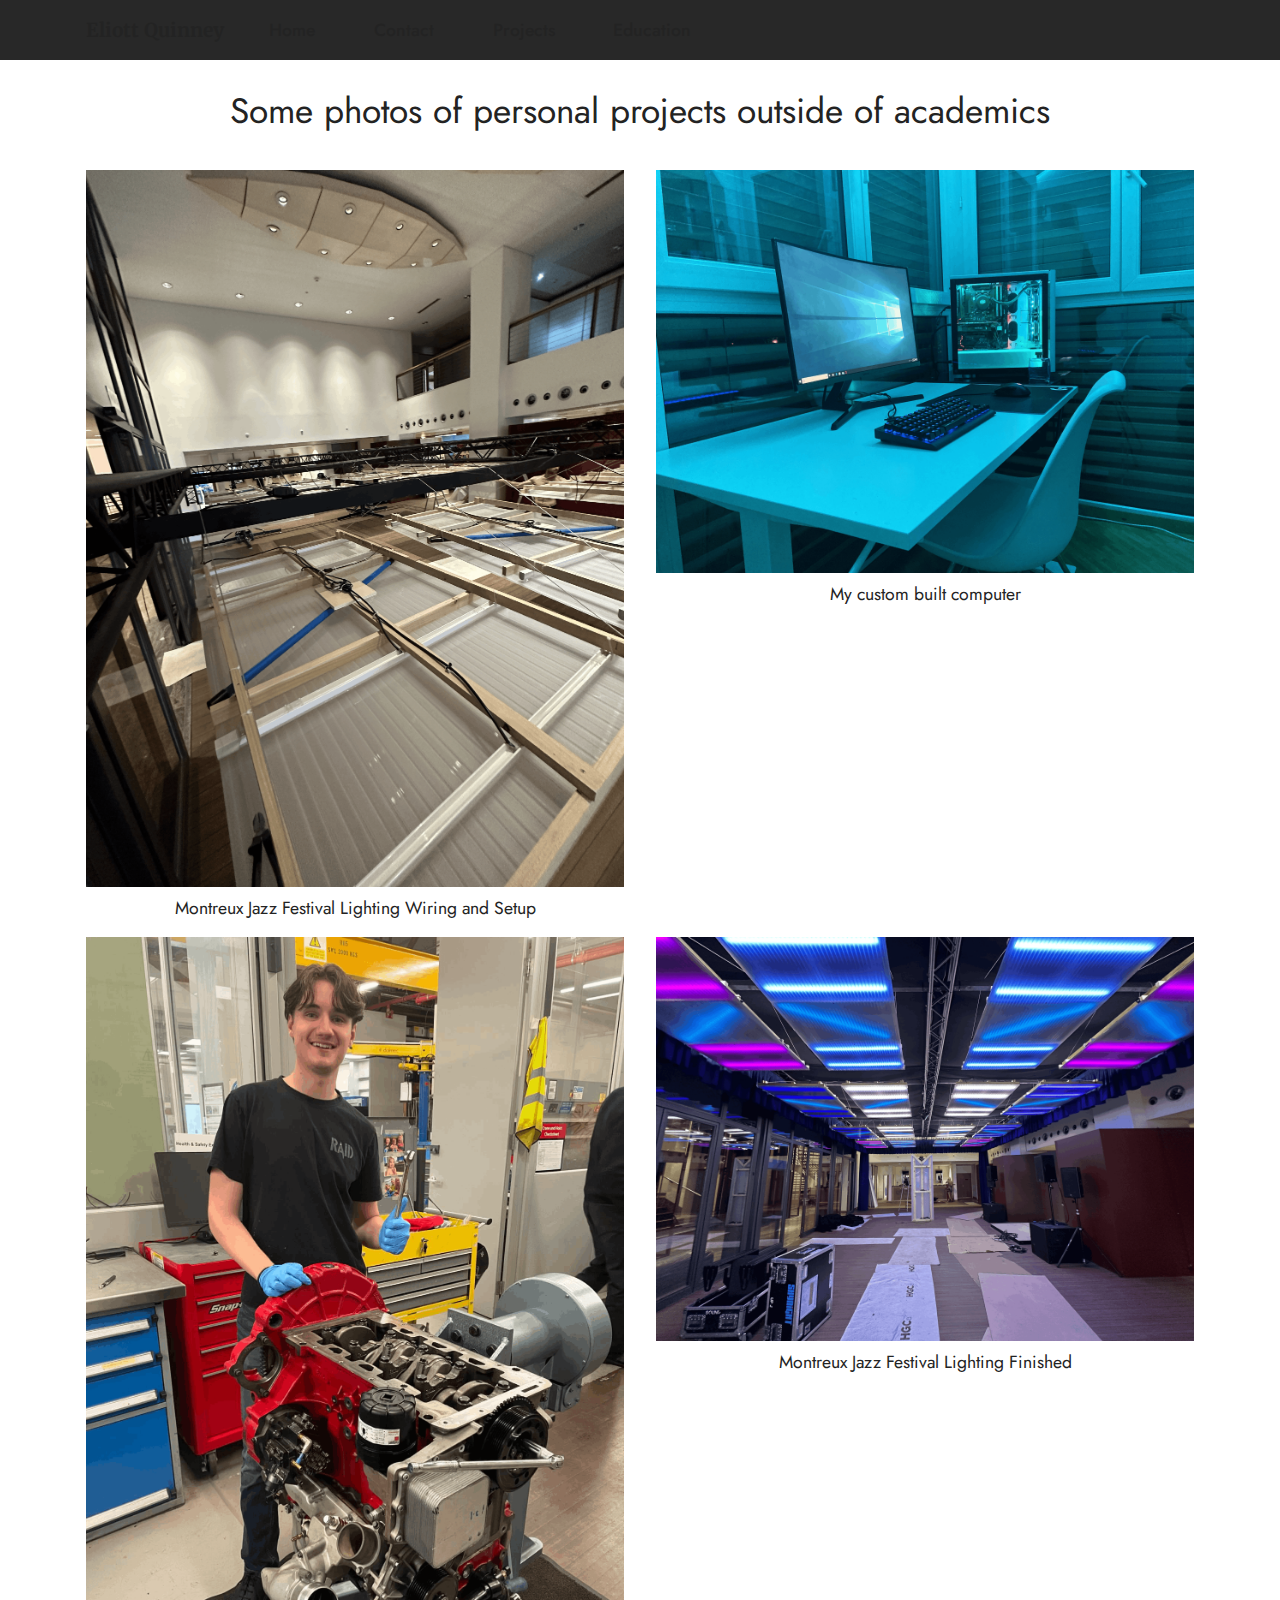
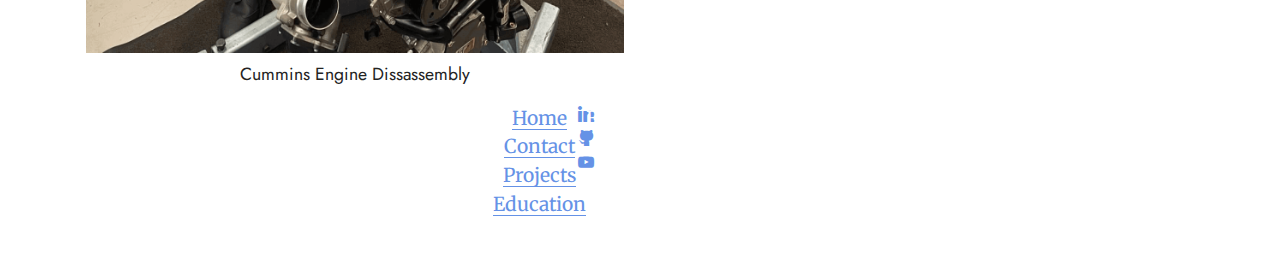
<file: personal.html>
<!DOCTYPE html>
<html  >
<head>
  <!-- Site made with Mobirise Website Builder v5.6.11, https://mobirise.com -->
  <meta charset="UTF-8">
  <meta http-equiv="X-UA-Compatible" content="IE=edge">
  <meta name="generator" content="Mobirise v5.6.11, mobirise.com">
  <meta name="twitter:card" content="summary_large_image"/>
  <meta name="twitter:image:src" content="">
  <meta property="og:image" content="">
  <meta name="twitter:title" content="personal">
  <meta name="viewport" content="width=device-width, initial-scale=1, minimum-scale=1">
  <link rel="shortcut icon" href="assets/images/clip-art-of-car-clipart-image-2-96x60.png" type="image/x-icon">
  <meta name="description" content="">
  
  
  <title>personal</title>
  <link rel="stylesheet" href="assets/bootstrap/css/bootstrap.min.css">
  <link rel="stylesheet" href="assets/bootstrap/css/bootstrap-grid.min.css">
  <link rel="stylesheet" href="assets/bootstrap/css/bootstrap-reboot.min.css">
  <link rel="stylesheet" href="assets/dropdown/css/style.css">
  <link rel="stylesheet" href="assets/socicon/css/styles.css">
  <link rel="stylesheet" href="assets/theme/css/style.css">
  <link rel="preload" href="https://fonts.googleapis.com/css?family=Jost:100,200,300,400,500,600,700,800,900,100i,200i,300i,400i,500i,600i,700i,800i,900i&display=swap" as="style" onload="this.onload=null;this.rel='stylesheet'">
  <noscript><link rel="stylesheet" href="https://fonts.googleapis.com/css?family=Jost:100,200,300,400,500,600,700,800,900,100i,200i,300i,400i,500i,600i,700i,800i,900i&display=swap"></noscript>
  <link rel="preload" href="https://fonts.googleapis.com/css?family=Merriweather:300,300i,400,400i,700,700i,900,900i&display=swap" as="style" onload="this.onload=null;this.rel='stylesheet'">
  <noscript><link rel="stylesheet" href="https://fonts.googleapis.com/css?family=Merriweather:300,300i,400,400i,700,700i,900,900i&display=swap"></noscript>
  <link rel="preload" as="style" href="assets/mobirise/css/mbr-additional.css"><link rel="stylesheet" href="assets/mobirise/css/mbr-additional.css" type="text/css">
  
  
  
  
</head>
<body>
  
  <section data-bs-version="5.1" class="menu menu1 cid-uKVLmsOo4p" once="menu" id="menu1-2g">
    

    <nav class="navbar navbar-dropdown navbar-fixed-top navbar-expand-lg">
        <div class="container">
            <div class="navbar-brand">
                
                <span class="navbar-caption-wrap"><a class="navbar-caption text-black text-primary display-7" href="index.html">Eliott Quinney</a></span>
            </div>
            <button class="navbar-toggler" type="button" data-toggle="collapse" data-bs-toggle="collapse" data-target="#navbarSupportedContent" data-bs-target="#navbarSupportedContent" aria-controls="navbarNavAltMarkup" aria-expanded="false" aria-label="Toggle navigation">
                <div class="hamburger">
                    <span></span>
                    <span></span>
                    <span></span>
                    <span></span>
                </div>
            </button>
            <div class="collapse navbar-collapse" id="navbarSupportedContent">
                <ul class="navbar-nav nav-dropdown nav-right" data-app-modern-menu="true"><li class="nav-item"><a class="nav-link link text-black text-primary display-4" href="index.html">Home</a></li>
                    <li class="nav-item"><a class="nav-link link text-black text-primary display-4" href="contact.html">Contact</a></li>
                    <li class="nav-item"><a class="nav-link link text-black text-primary display-4" href="projects.html">Projects</a>
                    </li><li class="nav-item"><a class="nav-link link text-black text-primary display-4" href="education.html">Education</a></li></ul>
                
                
            </div>
        </div>
    </nav>
</section>

<section data-bs-version="5.1" class="content4 cid-uKVLmsyyVL" id="content4-2f">
    

    
    
    <div class="container">
        <div class="row justify-content-center">
            <div class="title col-md-12 col-lg-10">
                <h3 class="mbr-section-title mbr-fonts-style align-center mb-4 display-2"><strong>Personal Projects</strong></h3>
                <h4 class="mbr-section-subtitle align-center mbr-fonts-style mb-4 display-5">Some photos of personal projects outside of academics</h4>
                
            </div>
        </div>
    </div>
</section>

<section data-bs-version="5.1" class="image4 cid-uKVLIH6Nu2" id="image4-2j">
    

    
    

    <div class="container">
        <div class="row">
            <div class="col-12 col-lg-6">
                <div class="image-wrapper">
                    <img src="assets/images/img-9141-1256x1675.png" alt="">
                    <p class="mbr-text mbr-fonts-style mt-2 align-center display-4">Montreux Jazz Festival Lighting Wiring and Setup</p>
                </div>
            </div>
            <div class="col-12 col-lg-6">
                <div class="image-wrapper">
                    <img src="assets/images/img-1480-1256x942.png" alt="">
                    <p class="mbr-text mbr-fonts-style mt-2 align-center display-4">My custom built computer</p>
                </div>
            </div>
        </div>
    </div>
</section>

<section data-bs-version="5.1" class="image4 cid-uKVMIR8BOo" id="image4-2k">
    

    
    

    <div class="container">
        <div class="row">
            <div class="col-12 col-lg-6">
                <div class="image-wrapper">
                    <img src="assets/images/33dab405-6023-4966-b8e1-fdc45ec1fc03-1256x1671.png" alt="">
                    <p class="mbr-text mbr-fonts-style mt-2 align-center display-4">Cummins Engine Dissassembly</p>
                </div>
            </div>
            <div class="col-12 col-lg-6">
                <div class="image-wrapper">
                    <img src="assets/images/img-9151-1256x942.png" alt="">
                    <p class="mbr-text mbr-fonts-style mt-2 align-center display-4">Montreux Jazz Festival Lighting Finished</p>
                </div>
            </div>
        </div>
    </div>
</section>

<section data-bs-version="5.1" class="footer3 cid-uKVLmtp2BA" once="footers" id="footer3-2i">

    

    

    <div class="container-fluid">
        <div class="media-container-row align-center mbr-white">
            <div class="row row-links">
                <ul class="foot-menu">
                    
                    
                    
                    
                    
                <li class="foot-menu-item mbr-fonts-style display-7"><u><a href="index.html" class="text-primary">Home</a></u></li><li class="foot-menu-item mbr-fonts-style display-7"><u><a href="contact.html" class="text-primary">Contact</a></u></li><li class="foot-menu-item mbr-fonts-style display-7"><u><a href="projects.html" class="text-primary">Projects</a></u></li><li class="foot-menu-item mbr-fonts-style display-7"><u><a href="education.html" class="text-primary">Education</a></u></li></ul>
            </div>
            <div class="row social-row">
                <div class="social-list align-right pb-2">
                    
                    
                    
                    
                    
                    
                <div class="soc-item">
                        <a href="https://www.linkedin.com/in/eliottquinney/" target="_blank">
                            <span class="mbr-iconfont mbr-iconfont-social socicon-linkedin socicon"></span>
                        </a>
                    </div><div class="soc-item">
                        <a href="https://github.com/eliott-labs" target="_blank">
                            <span class="mbr-iconfont mbr-iconfont-social socicon-github socicon"></span>
                        </a>
                    </div><div class="soc-item">
                        <a href="https://www.youtube.com/channel/UC1A37sUeJXaAmW2cCb_85mg" target="_blank">
                            <span class="mbr-iconfont mbr-iconfont-social socicon-youtube socicon"></span>
                        </a>
                    </div></div>
            </div>
            <div class="row row-copirayt">
                <p class="mbr-text mb-0 mbr-fonts-style mbr-white align-center display-7">Eliott Quinney @2022</p>
            </div>
        </div>
    </div>
  
  
</body>
</html>
</file>
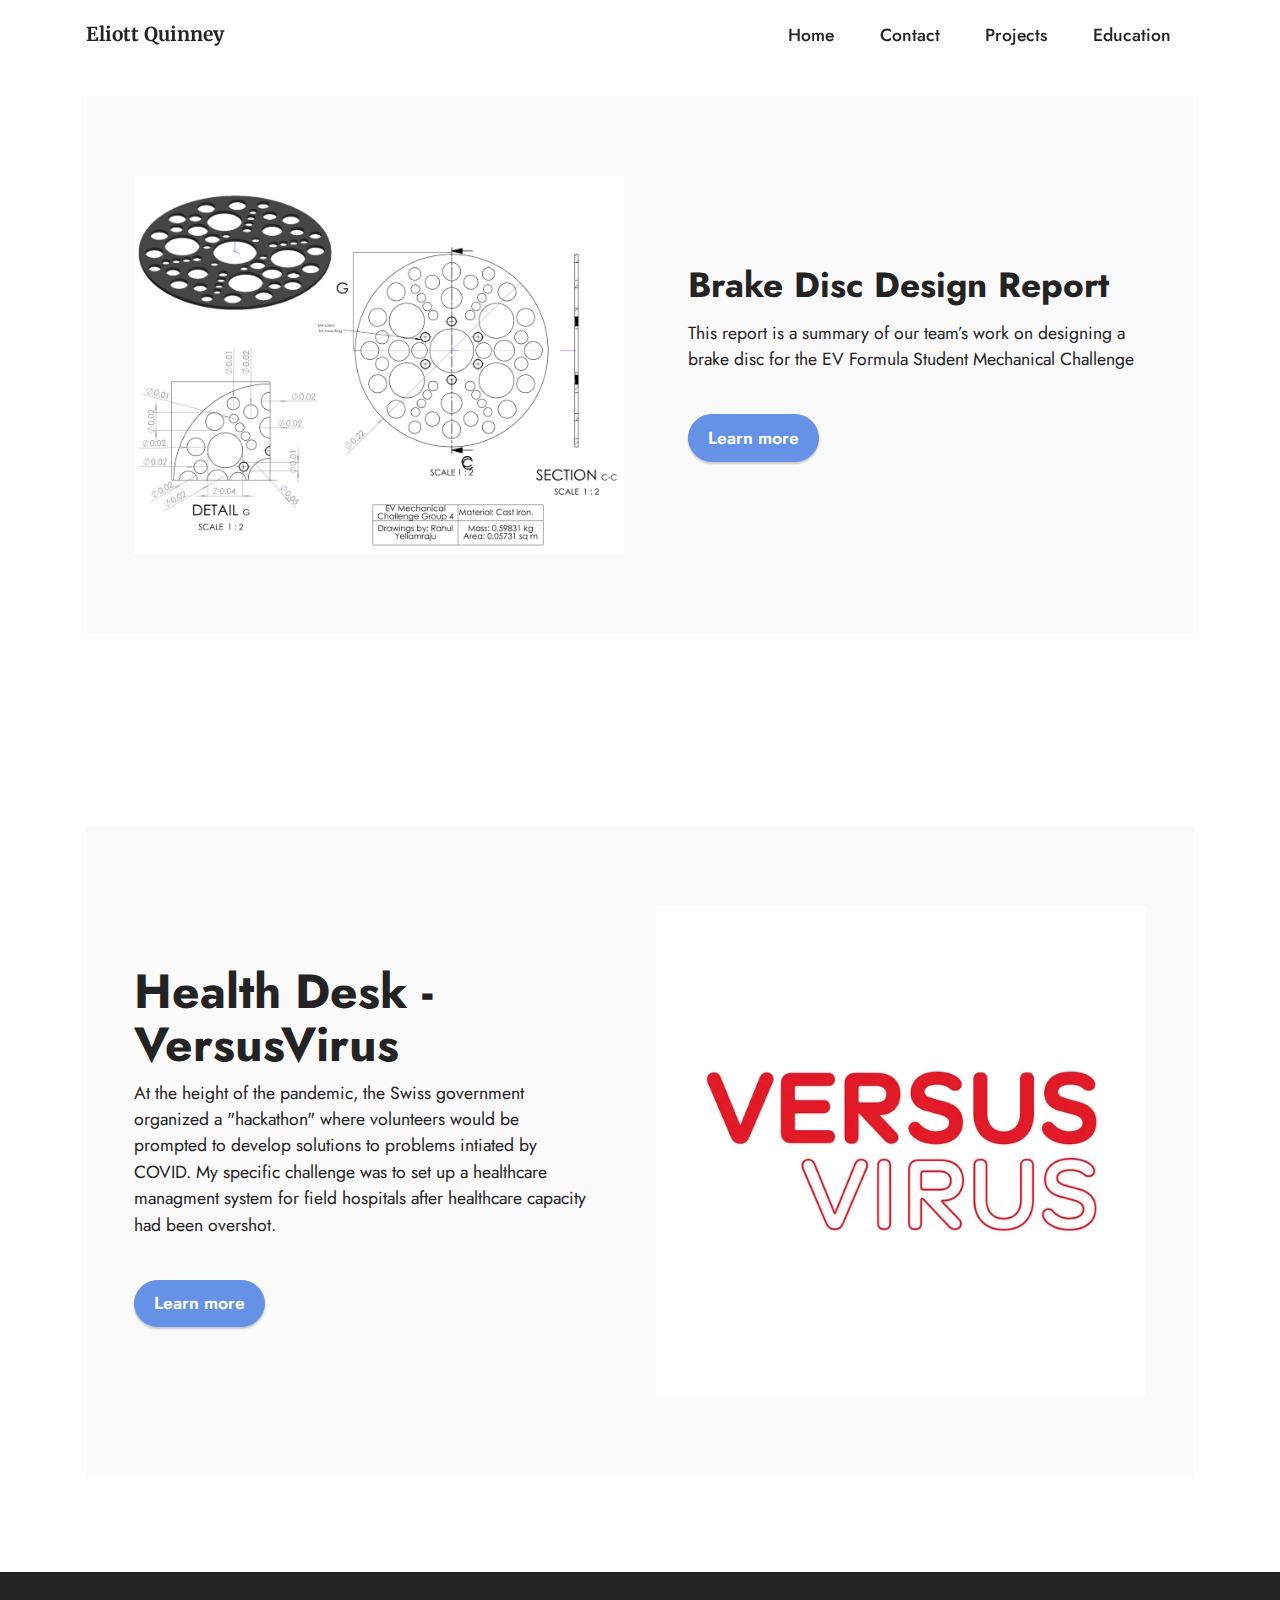
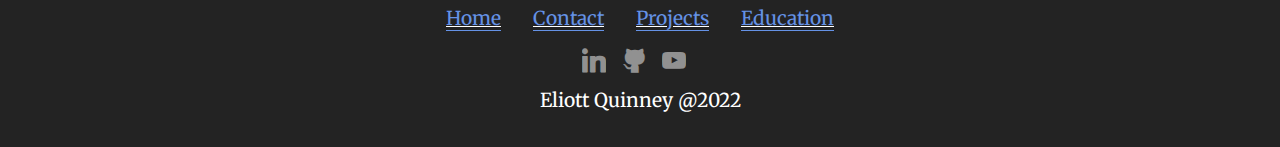
<file: projects.html>
<!DOCTYPE html>
<html  >
<head>
  <!-- Site made with Mobirise Website Builder v5.6.11, https://mobirise.com -->
  <meta charset="UTF-8">
  <meta http-equiv="X-UA-Compatible" content="IE=edge">
  <meta name="generator" content="Mobirise v5.6.11, mobirise.com">
  <meta name="twitter:card" content="summary_large_image"/>
  <meta name="twitter:image:src" content="">
  <meta property="og:image" content="">
  <meta name="twitter:title" content="Projects">
  <meta name="viewport" content="width=device-width, initial-scale=1, minimum-scale=1">
  <link rel="shortcut icon" href="assets/images/clip-art-of-car-clipart-image-2-96x60.png" type="image/x-icon">
  <meta name="description" content="">
  
  
  <title>Projects</title>
  <link rel="stylesheet" href="assets/bootstrap/css/bootstrap.min.css">
  <link rel="stylesheet" href="assets/bootstrap/css/bootstrap-grid.min.css">
  <link rel="stylesheet" href="assets/bootstrap/css/bootstrap-reboot.min.css">
  <link rel="stylesheet" href="assets/dropdown/css/style.css">
  <link rel="stylesheet" href="assets/socicon/css/styles.css">
  <link rel="stylesheet" href="assets/theme/css/style.css">
  <link rel="preload" href="https://fonts.googleapis.com/css?family=Jost:100,200,300,400,500,600,700,800,900,100i,200i,300i,400i,500i,600i,700i,800i,900i&display=swap" as="style" onload="this.onload=null;this.rel='stylesheet'">
  <noscript><link rel="stylesheet" href="https://fonts.googleapis.com/css?family=Jost:100,200,300,400,500,600,700,800,900,100i,200i,300i,400i,500i,600i,700i,800i,900i&display=swap"></noscript>
  <link rel="preload" href="https://fonts.googleapis.com/css?family=Merriweather:300,300i,400,400i,700,700i,900,900i&display=swap" as="style" onload="this.onload=null;this.rel='stylesheet'">
  <noscript><link rel="stylesheet" href="https://fonts.googleapis.com/css?family=Merriweather:300,300i,400,400i,700,700i,900,900i&display=swap"></noscript>
  <link rel="preload" as="style" href="assets/mobirise/css/mbr-additional.css"><link rel="stylesheet" href="assets/mobirise/css/mbr-additional.css" type="text/css">
  
  
  
  
</head>
<body>
  
  <section data-bs-version="5.1" class="menu menu1 cid-tfBeyPA3Hw" once="menu" id="menu1-13">
    

    <nav class="navbar navbar-dropdown navbar-fixed-top navbar-expand-lg">
        <div class="container">
            <div class="navbar-brand">
                
                <span class="navbar-caption-wrap"><a class="navbar-caption text-black text-primary display-7" href="index.html">Eliott Quinney</a></span>
            </div>
            <button class="navbar-toggler" type="button" data-toggle="collapse" data-bs-toggle="collapse" data-target="#navbarSupportedContent" data-bs-target="#navbarSupportedContent" aria-controls="navbarNavAltMarkup" aria-expanded="false" aria-label="Toggle navigation">
                <div class="hamburger">
                    <span></span>
                    <span></span>
                    <span></span>
                    <span></span>
                </div>
            </button>
            <div class="collapse navbar-collapse" id="navbarSupportedContent">
                <ul class="navbar-nav nav-dropdown nav-right" data-app-modern-menu="true"><li class="nav-item"><a class="nav-link link text-black text-primary display-4" href="index.html">Home</a></li>
                    <li class="nav-item"><a class="nav-link link text-black text-primary display-4" href="contact.html">Contact</a></li>
                    <li class="nav-item"><a class="nav-link link text-black text-primary display-4" href="projects.html">Projects</a>
                    </li><li class="nav-item"><a class="nav-link link text-black text-primary display-4" href="education.html">Education</a></li></ul>
                
                
            </div>
        </div>
    </nav>
</section>

<section data-bs-version="5.1" class="features16 cid-tmBZDzoGHy" id="features17-24">
    

    
    
    <div class="container">
        <div class="content-wrapper">
            <div class="row align-items-center">
                <div class="col-12 col-lg-6">
                    <div class="image-wrapper">
                        <img src="assets/images/brakedisc-1-1160x896.png" alt="">
                    </div>
                </div>
                <div class="col-12 col-lg">
                    <div class="text-wrapper">
                        <h6 class="card-title mbr-fonts-style display-5"><strong>Brake Disc Design Report</strong></h6>
                        <p class="mbr-text mbr-fonts-style mb-4 display-4">This report is a summary of our team’s work on designing a brake disc for the EV Formula Student Mechanical Challenge</p>
                        <div class="mbr-section-btn mt-3"><a class="btn btn-primary display-4" href="brakediskdesign.html">
                                Learn more
                            </a></div>
                    </div>
                </div>
            </div>
        </div>
    </div>
</section>

<section data-bs-version="5.1" class="features15 cid-tfElyvWuXS" id="features16-18">

    

    
    
    <div class="container">
        <div class="content-wrapper">
            <div class="row align-items-center">
                <div class="col-12 col-lg">
                    <div class="text-wrapper">
                        <h6 class="card-title mbr-fonts-style display-2"><strong>Health Desk - VersusVirus</strong></h6>
                        <p class="mbr-text mbr-fonts-style mb-4 display-4">At the height of the pandemic, the Swiss government organized a "hackathon" where volunteers would be prompted to develop solutions to problems intiated by COVID. My specific challenge was to set up a healthcare managment system for field hospitals after healthcare capacity had been overshot.</p>
                        <div class="mbr-section-btn mt-3"><a class="btn btn-primary display-4" href="https://devpost.com/software/healthdesk-c86qvd" target="_blank">Learn more</a></div>
                    </div>
                </div>
                <div class="col-12 col-lg-6">
                    <div class="image-wrapper">
                        <img src="assets/images/949711-64329.webp" alt="">
                    </div>
                </div>
            </div>
        </div>
    </div>
</section>

<section data-bs-version="5.1" class="footer3 cid-tfBiuUoaMt" once="footers" id="footer3-17">

    

    

    <div class="container-fluid">
        <div class="media-container-row align-center mbr-white">
            <div class="row row-links">
                <ul class="foot-menu">
                    
                    
                    
                    
                    
                <li class="foot-menu-item mbr-fonts-style display-7"><u><a href="index.html" class="text-primary">Home</a></u></li><li class="foot-menu-item mbr-fonts-style display-7"><u><a href="contact.html" class="text-primary">Contact</a></u></li><li class="foot-menu-item mbr-fonts-style display-7"><u><a href="projects.html" class="text-primary">Projects</a></u></li><li class="foot-menu-item mbr-fonts-style display-7"><u><a href="education.html" class="text-primary">Education</a></u></li></ul>
            </div>
            <div class="row social-row">
                <div class="social-list align-right pb-2">
                    
                    
                    
                    
                    
                    
                <div class="soc-item">
                        <a href="https://www.linkedin.com/in/eliottquinney/" target="_blank">
                            <span class="mbr-iconfont mbr-iconfont-social socicon-linkedin socicon"></span>
                        </a>
                    </div><div class="soc-item">
                        <a href="https://github.com/eliott-labs" target="_blank">
                            <span class="mbr-iconfont mbr-iconfont-social socicon-github socicon"></span>
                        </a>
                    </div><div class="soc-item">
                        <a href="https://www.youtube.com/channel/UC1A37sUeJXaAmW2cCb_85mg" target="_blank">
                            <span class="mbr-iconfont mbr-iconfont-social socicon-youtube socicon"></span>
                        </a>
                    </div></div>
            </div>
            <div class="row row-copirayt">
                <p class="mbr-text mb-0 mbr-fonts-style mbr-white align-center display-7">Eliott Quinney @2022</p>
            </div>
        </div>
    </div>
</section>  
  
  
</body>
</html>
</file>
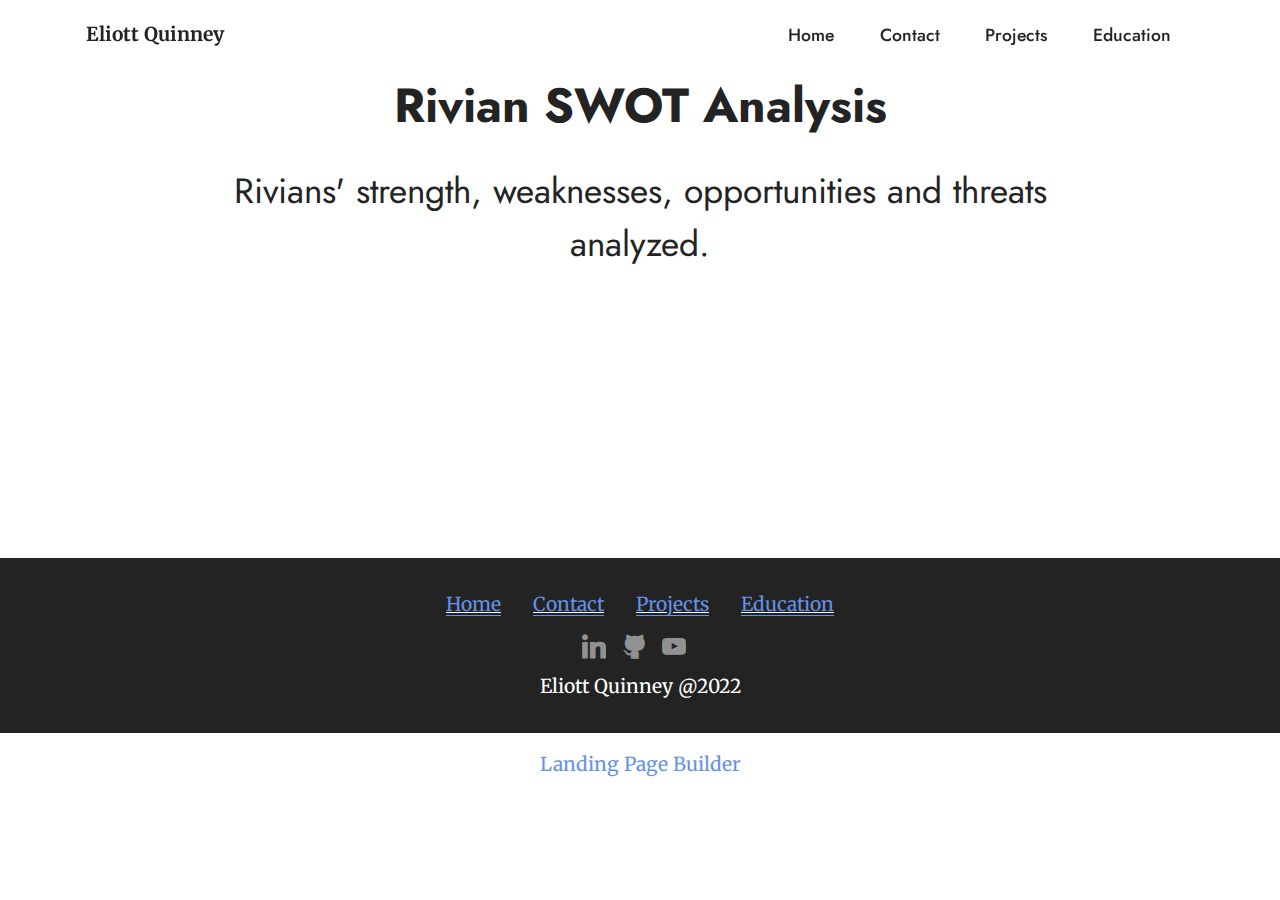
<file: rivianswot.html>
<!DOCTYPE html>
<html  >
<head>
  <!-- Site made with Mobirise Website Builder v5.6.11, https://mobirise.com -->
  <meta charset="UTF-8">
  <meta http-equiv="X-UA-Compatible" content="IE=edge">
  <meta name="generator" content="Mobirise v5.6.11, mobirise.com">
  <meta name="twitter:card" content="summary_large_image"/>
  <meta name="twitter:image:src" content="">
  <meta property="og:image" content="">
  <meta name="twitter:title" content="Rivian SWOT Analysis">
  <meta name="viewport" content="width=device-width, initial-scale=1, minimum-scale=1">
  <link rel="shortcut icon" href="assets/images/clip-art-of-car-clipart-image-2-96x60.png" type="image/x-icon">
  <meta name="description" content="">
  
  
  <title>Rivian SWOT Analysis</title>
  <link rel="stylesheet" href="assets/bootstrap/css/bootstrap.min.css">
  <link rel="stylesheet" href="assets/bootstrap/css/bootstrap-grid.min.css">
  <link rel="stylesheet" href="assets/bootstrap/css/bootstrap-reboot.min.css">
  <link rel="stylesheet" href="assets/dropdown/css/style.css">
  <link rel="stylesheet" href="assets/socicon/css/styles.css">
  <link rel="stylesheet" href="assets/theme/css/style.css">
  <link rel="preload" href="https://fonts.googleapis.com/css?family=Jost:100,200,300,400,500,600,700,800,900,100i,200i,300i,400i,500i,600i,700i,800i,900i&display=swap" as="style" onload="this.onload=null;this.rel='stylesheet'">
  <noscript><link rel="stylesheet" href="https://fonts.googleapis.com/css?family=Jost:100,200,300,400,500,600,700,800,900,100i,200i,300i,400i,500i,600i,700i,800i,900i&display=swap"></noscript>
  <link rel="preload" href="https://fonts.googleapis.com/css?family=Merriweather:300,300i,400,400i,700,700i,900,900i&display=swap" as="style" onload="this.onload=null;this.rel='stylesheet'">
  <noscript><link rel="stylesheet" href="https://fonts.googleapis.com/css?family=Merriweather:300,300i,400,400i,700,700i,900,900i&display=swap"></noscript>
  <link rel="preload" as="style" href="assets/mobirise/css/mbr-additional.css"><link rel="stylesheet" href="assets/mobirise/css/mbr-additional.css" type="text/css">
  
  
  
  
</head>
<body>
  
  <section data-bs-version="5.1" class="menu menu1 cid-tgKnFc0nH8" once="menu" id="menu1-1k">
    

    <nav class="navbar navbar-dropdown navbar-fixed-top navbar-expand-lg">
        <div class="container">
            <div class="navbar-brand">
                
                <span class="navbar-caption-wrap"><a class="navbar-caption text-black text-primary display-7" href="index.html">Eliott Quinney</a></span>
            </div>
            <button class="navbar-toggler" type="button" data-toggle="collapse" data-bs-toggle="collapse" data-target="#navbarSupportedContent" data-bs-target="#navbarSupportedContent" aria-controls="navbarNavAltMarkup" aria-expanded="false" aria-label="Toggle navigation">
                <div class="hamburger">
                    <span></span>
                    <span></span>
                    <span></span>
                    <span></span>
                </div>
            </button>
            <div class="collapse navbar-collapse" id="navbarSupportedContent">
                <ul class="navbar-nav nav-dropdown nav-right" data-app-modern-menu="true"><li class="nav-item"><a class="nav-link link text-black text-primary display-4" href="index.html">Home</a></li>
                    <li class="nav-item"><a class="nav-link link text-black text-primary display-4" href="contact.html">Contact</a></li>
                    <li class="nav-item"><a class="nav-link link text-black text-primary display-4" href="projects.html">Projects</a>
                    </li><li class="nav-item"><a class="nav-link link text-black text-primary display-4" href="education.html">Education</a></li></ul>
                
                
            </div>
        </div>
    </nav>
</section>

<section data-bs-version="5.1" class="content4 cid-tgKnFbd18L" id="content4-1j">
    

    
    
    <div class="container">
        <div class="row justify-content-center">
            <div class="title col-md-12 col-lg-10">
                <h3 class="mbr-section-title mbr-fonts-style align-center mb-4 display-2"><strong>Rivian SWOT Analysis</strong></h3>
                <h4 class="mbr-section-subtitle align-center mbr-fonts-style mb-4 display-5">Rivians' strength, weaknesses, opportunities and threats analyzed.</h4>
                
            </div>
        </div>
    </div>
</section>

<section data-bs-version="5.1" class="content5 cid-tgKnFd365i" id="content5-1l">
    
    <div class="container">
        <div class="row justify-content-center">
            <div class="col-md-12 col-lg-10">
                
                
                <p class="mbr-text mbr-fonts-style display-7"></p>
            </div>
        </div>
    </div>
</section>

<section data-bs-version="5.1" class="footer3 cid-tgKnFdDNrT" once="footers" id="footer3-1m">

    

    

    <div class="container-fluid">
        <div class="media-container-row align-center mbr-white">
            <div class="row row-links">
                <ul class="foot-menu">
                    
                    
                    
                    
                    
                <li class="foot-menu-item mbr-fonts-style display-7"><u><a href="index.html" class="text-primary">Home</a></u></li><li class="foot-menu-item mbr-fonts-style display-7"><u><a href="contact.html" class="text-primary">Contact</a></u></li><li class="foot-menu-item mbr-fonts-style display-7"><u><a href="projects.html" class="text-primary">Projects</a></u></li><li class="foot-menu-item mbr-fonts-style display-7"><u><a href="education.html" class="text-primary">Education</a></u></li></ul>
            </div>
            <div class="row social-row">
                <div class="social-list align-right pb-2">
                    
                    
                    
                    
                    
                    
                <div class="soc-item">
                        <a href="https://www.linkedin.com/in/eliottquinney/" target="_blank">
                            <span class="mbr-iconfont mbr-iconfont-social socicon-linkedin socicon"></span>
                        </a>
                    </div><div class="soc-item">
                        <a href="https://github.com/eliott-labs" target="_blank">
                            <span class="mbr-iconfont mbr-iconfont-social socicon-github socicon"></span>
                        </a>
                    </div><div class="soc-item">
                        <a href="https://www.youtube.com/channel/UC1A37sUeJXaAmW2cCb_85mg" target="_blank">
                            <span class="mbr-iconfont mbr-iconfont-social socicon-youtube socicon"></span>
                        </a>
                    </div></div>
            </div>
            <div class="row row-copirayt">
                <p class="mbr-text mb-0 mbr-fonts-style mbr-white align-center display-7">Eliott Quinney @2022</p>
            </div>
        </div>
    </div>
</section><section class="display-7" style="padding: 0;align-items: center;justify-content: center;flex-wrap: wrap;    align-content: center;display: flex;position: relative;height: 4rem;"><a href="https://mobiri.se/1447733" style="flex: 1 1;height: 4rem;position: absolute;width: 100%;z-index: 1;"><img alt="" style="height: 4rem;" src="[data-uri]"></a><p style="margin: 0;text-align: center;" class="display-7">&#8204;</p><a style="z-index:1" href="https://mobirise.com/builder/landing-page-builder.html">Landing Page Builder</a></section><script src="assets/bootstrap/js/bootstrap.bundle.min.js"></script>  <script src="assets/smoothscroll/smooth-scroll.js"></script>  <script src="assets/ytplayer/index.js"></script>  <script src="assets/dropdown/js/navbar-dropdown.js"></script>  <script src="assets/theme/js/script.js"></script>  
  
  
</body>
</html>
</file>
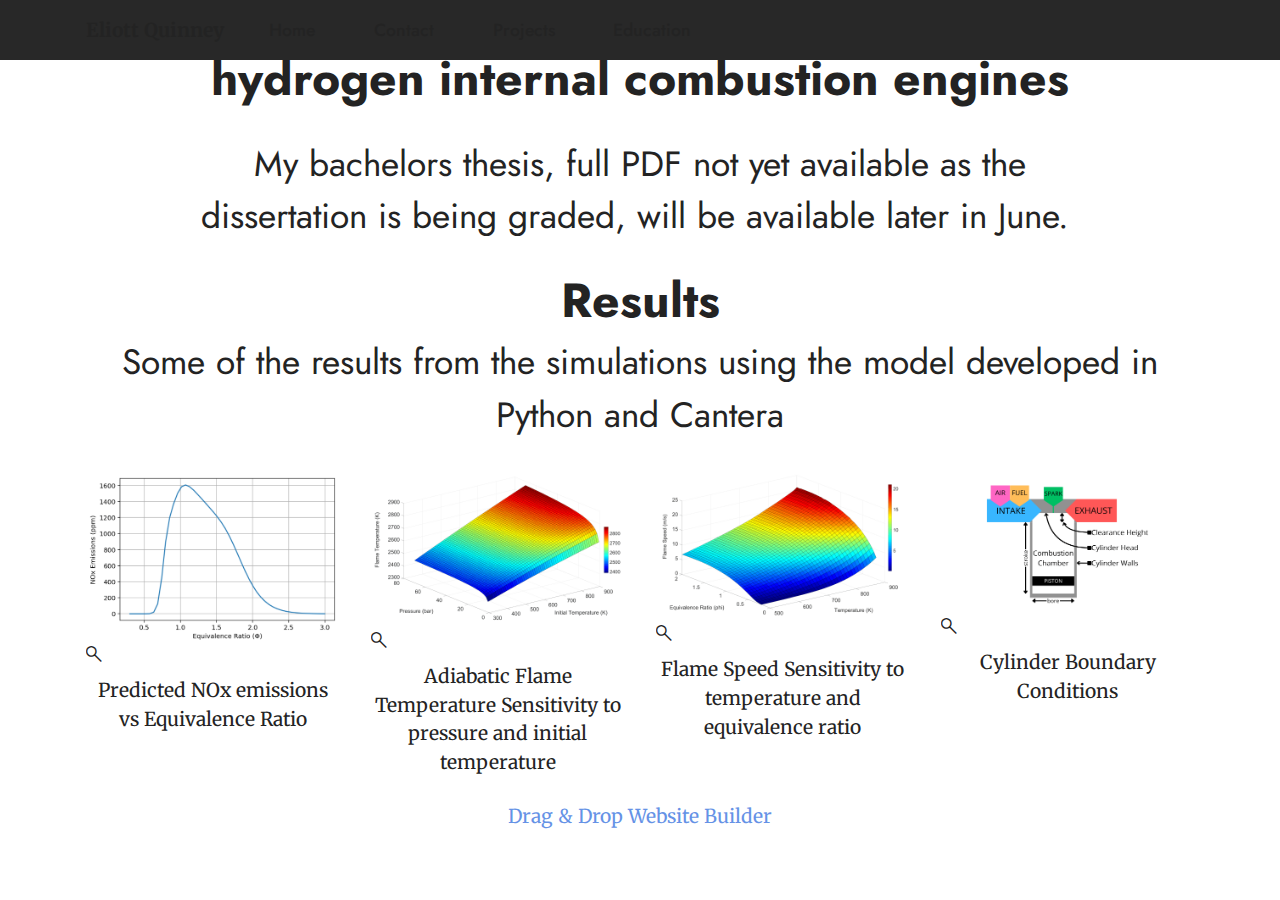
<file: Thesis.html>
<!DOCTYPE html>
<html  >
<head>
  <!-- Site made with Mobirise Website Builder v5.6.11, https://mobirise.com -->
  <meta charset="UTF-8">
  <meta http-equiv="X-UA-Compatible" content="IE=edge">
  <meta name="generator" content="Mobirise v5.6.11, mobirise.com">
  <meta name="twitter:card" content="summary_large_image"/>
  <meta name="twitter:image:src" content="">
  <meta property="og:image" content="">
  <meta name="twitter:title" content="Thesis">
  <meta name="viewport" content="width=device-width, initial-scale=1, minimum-scale=1">
  <link rel="shortcut icon" href="assets/images/clip-art-of-car-clipart-image-2-96x60.png" type="image/x-icon">
  <meta name="description" content="">
  
  
  <title>Thesis</title>
  <link rel="stylesheet" href="assets/web/assets/mobirise-icons2/mobirise2.css">
  <link rel="stylesheet" href="assets/bootstrap/css/bootstrap.min.css">
  <link rel="stylesheet" href="assets/bootstrap/css/bootstrap-grid.min.css">
  <link rel="stylesheet" href="assets/bootstrap/css/bootstrap-reboot.min.css">
  <link rel="stylesheet" href="assets/dropdown/css/style.css">
  <link rel="stylesheet" href="assets/socicon/css/styles.css">
  <link rel="stylesheet" href="assets/theme/css/style.css">
  <link rel="preload" href="https://fonts.googleapis.com/css?family=Jost:100,200,300,400,500,600,700,800,900,100i,200i,300i,400i,500i,600i,700i,800i,900i&display=swap" as="style" onload="this.onload=null;this.rel='stylesheet'">
  <noscript><link rel="stylesheet" href="https://fonts.googleapis.com/css?family=Jost:100,200,300,400,500,600,700,800,900,100i,200i,300i,400i,500i,600i,700i,800i,900i&display=swap"></noscript>
  <link rel="preload" href="https://fonts.googleapis.com/css?family=Merriweather:300,300i,400,400i,700,700i,900,900i&display=swap" as="style" onload="this.onload=null;this.rel='stylesheet'">
  <noscript><link rel="stylesheet" href="https://fonts.googleapis.com/css?family=Merriweather:300,300i,400,400i,700,700i,900,900i&display=swap"></noscript>
  <link rel="preload" as="style" href="assets/mobirise/css/mbr-additional.css"><link rel="stylesheet" href="assets/mobirise/css/mbr-additional.css" type="text/css">
  
  
  
  
</head>
<body>
  
  <section data-bs-version="5.1" class="menu menu1 cid-uKVNWPfV0r" once="menu" id="menu1-2n">
    

    <nav class="navbar navbar-dropdown navbar-fixed-top navbar-expand-lg">
        <div class="container">
            <div class="navbar-brand">
                
                <span class="navbar-caption-wrap"><a class="navbar-caption text-black text-primary display-7" href="index.html">Eliott Quinney</a></span>
            </div>
            <button class="navbar-toggler" type="button" data-toggle="collapse" data-bs-toggle="collapse" data-target="#navbarSupportedContent" data-bs-target="#navbarSupportedContent" aria-controls="navbarNavAltMarkup" aria-expanded="false" aria-label="Toggle navigation">
                <div class="hamburger">
                    <span></span>
                    <span></span>
                    <span></span>
                    <span></span>
                </div>
            </button>
            <div class="collapse navbar-collapse" id="navbarSupportedContent">
                <ul class="navbar-nav nav-dropdown nav-right" data-app-modern-menu="true"><li class="nav-item"><a class="nav-link link text-black text-primary display-4" href="index.html">Home</a></li>
                    <li class="nav-item"><a class="nav-link link text-black text-primary display-4" href="contact.html">Contact</a></li>
                    <li class="nav-item"><a class="nav-link link text-black text-primary display-4" href="projects.html">Projects</a>
                    </li><li class="nav-item"><a class="nav-link link text-black text-primary display-4" href="education.html">Education</a></li></ul>
                
                
            </div>
        </div>
    </nav>
</section>

<section data-bs-version="5.1" class="content4 cid-uKVOdojT3E" id="content4-2o">
    

    
    
    <div class="container">
        <div class="row justify-content-center">
            <div class="title col-md-12 col-lg-10">
                <h3 class="mbr-section-title mbr-fonts-style align-center mb-4 display-2"><strong>Beyond Fossil Fuels: The case for hydrogen internal combustion engines</strong></h3>
                <h4 class="mbr-section-subtitle align-center mbr-fonts-style mb-4 display-5">My bachelors thesis, full PDF not yet available as the dissertation is being graded, will be available later in June.&nbsp;</h4>
                
            </div>
        </div>
    </div>
</section>

<section data-bs-version="5.1" class="gallery5 mbr-gallery cid-uKVOrVvDQo" id="gallery5-2p">
    

    
    

    <div class="container">
        <div class="mbr-section-head">
            <h3 class="mbr-section-title mbr-fonts-style align-center m-0 display-2"><strong>Results</strong></h3>
            <h4 class="mbr-section-subtitle mbr-fonts-style align-center mb-0 mt-2 display-5">Some of the results from the simulations using the model developed in Python and Cantera</h4>
        </div>
        <div class="row mbr-gallery mt-4">
            <div class="col-12 col-md-6 col-lg-3 item gallery-image active">
                <div class="item-wrapper" data-toggle="modal" data-bs-toggle="modal" data-target="#uKVScQflpf-modal" data-bs-target="#uKVScQflpf-modal">
                    <img class="w-100" src="assets/images/nox0d-596x401.png" alt="" data-slide-to="0" data-bs-slide-to="0" data-target="#lb-uKVScQflpf" data-bs-target="#lb-uKVScQflpf">
                    <div class="icon-wrapper">
                        <span class="mobi-mbri mobi-mbri-search mbr-iconfont mbr-iconfont-btn"></span>
                    </div>
                </div>
                <h6 class="mbr-item-subtitle mbr-fonts-style align-center mb-2 mt-2 display-7">Predicted NOx emissions vs Equivalence Ratio</h6>
            </div>
            <div class="col-12 col-md-6 col-lg-3 item gallery-image">
                <div class="item-wrapper" data-toggle="modal" data-bs-toggle="modal" data-target="#uKVScQflpf-modal" data-bs-target="#uKVScQflpf-modal">
                    <img class="w-100" src="assets/images/3dflametemppres-596x368.png" alt="" data-slide-to="1" data-bs-slide-to="1" data-target="#lb-uKVScQflpf" data-bs-target="#lb-uKVScQflpf">
                    <div class="icon-wrapper">
                        <span class="mobi-mbri mobi-mbri-search mbr-iconfont mbr-iconfont-btn"></span>
                    </div>
                </div>
                <h6 class="mbr-item-subtitle mbr-fonts-style align-center mb-2 mt-2 display-7">Adiabatic Flame Temperature Sensitivity to pressure and initial temperature</h6>
            </div><div class="col-12 col-md-6 col-lg-3 item gallery-image">
                <div class="item-wrapper" data-toggle="modal" data-bs-toggle="modal" data-target="#uKVScQflpf-modal" data-bs-target="#uKVScQflpf-modal">
                    <img class="w-100" src="assets/images/3dfstemp-596x352.png" alt="" data-slide-to="2" data-bs-slide-to="2" data-target="#lb-uKVScQflpf" data-bs-target="#lb-uKVScQflpf">
                    <div class="icon-wrapper">
                        <span class="mobi-mbri mobi-mbri-search mbr-iconfont mbr-iconfont-btn"></span>
                    </div>
                </div>
                <h6 class="mbr-item-subtitle mbr-fonts-style align-center mb-2 mt-2 display-7">Flame Speed Sensitivity to temperature and equivalence ratio</h6>
            </div>
            
            <div class="col-12 col-md-6 col-lg-3 item gallery-image">
                <div class="item-wrapper" data-toggle="modal" data-bs-toggle="modal" data-target="#uKVScQflpf-modal" data-bs-target="#uKVScQflpf-modal">
                    <img class="w-100" src="assets/images/cylinder2-596x335.png" alt="" data-slide-to="3" data-bs-slide-to="3" data-target="#lb-uKVScQflpf" data-bs-target="#lb-uKVScQflpf">
                    <div class="icon-wrapper">
                        <span class="mobi-mbri mobi-mbri-search mbr-iconfont mbr-iconfont-btn"></span>
                    </div>
                </div>
                <h6 class="mbr-item-subtitle mbr-fonts-style align-center mb-2 mt-2 display-7">Cylinder Boundary Conditions</h6>
            </div>
        </div>

        <div class="modal mbr-slider" tabindex="-1" role="dialog" aria-hidden="true" id="uKVScQflpf-modal">
            <div class="modal-dialog" role="document">
                <div class="modal-content">
                    <div class="modal-body">
                        <div class="carousel slide" id="lb-uKVScQflpf" data-interval="5000" data-bs-interval="5000">
                            <div class="carousel-inner">
                                <div class="carousel-item active">
                                    <img class="d-block w-100" src="assets/images/nox0d-596x401.png" alt="Mobirise Website Builder">
                                </div>
                                <div class="carousel-item">
                                    <img class="d-block w-100" src="assets/images/3dflametemppres-596x368.png" alt="Mobirise Website Builder">
                                </div><div class="carousel-item">
                                    <img class="d-block w-100" src="assets/images/3dfstemp-596x352.png" alt="Mobirise Website Builder">
                                </div>
                                
                                <div class="carousel-item">
                                    <img class="d-block w-100" src="assets/images/cylinder2-596x335.png" alt="Mobirise Website Builder">
                                </div>
                            </div>
                            <ol class="carousel-indicators">
                                <li data-slide-to="0" data-bs-slide-to="0" class="active" data-target="#lb-uKVScQflpf" data-bs-target="#lb-uKVScQflpf"></li>
                                <li data-slide-to="1" data-bs-slide-to="1" data-target="#lb-uKVScQflpf" data-bs-target="#lb-uKVScQflpf"></li>
                                <li data-slide-to="2" data-bs-slide-to="2" data-target="#lb-uKVScQflpf" data-bs-target="#lb-uKVScQflpf"></li>
                                <li data-slide-to="3" data-bs-slide-to="3" data-target="#lb-uKVScQflpf" data-bs-target="#lb-uKVScQflpf"></li>
                            </ol>
                            <a role="button" href="" class="close" data-dismiss="modal" data-bs-dismiss="modal" aria-label="Close">
                            </a>
                            <a class="carousel-control-prev carousel-control" role="button" data-slide="prev" data-bs-slide="prev" href="#lb-uKVScQflpf">
                                <span class="mobi-mbri mobi-mbri-arrow-prev" aria-hidden="true"></span>
                                <span class="sr-only visually-hidden">Previous</span>
                            </a>
                            <a class="carousel-control-next carousel-control" role="button" data-slide="next" data-bs-slide="next" href="#lb-uKVScQflpf">
                                <span class="mobi-mbri mobi-mbri-arrow-next" aria-hidden="true"></span>
                                <span class="sr-only visually-hidden">Next</span>
                            </a>
                        </div>
                    </div>
                </div>
            </div>
        </div>
    </div>
</section><section class="display-7" style="padding: 0;align-items: center;justify-content: center;flex-wrap: wrap;    align-content: center;display: flex;position: relative;height: 4rem;"><a href="https://mobiri.se/1447733" style="flex: 1 1;height: 4rem;position: absolute;width: 100%;z-index: 1;"><img alt="" style="height: 4rem;" src="[data-uri]"></a><p style="margin: 0;text-align: center;" class="display-7">&#8204;</p><a style="z-index:1" href="https://mobirise.com/drag-drop-website-builder.html">Drag & Drop Website Builder</a></section><script src="assets/bootstrap/js/bootstrap.bundle.min.js"></script>  <script src="assets/smoothscroll/smooth-scroll.js"></script>  <script src="assets/ytplayer/index.js"></script>  <script src="assets/dropdown/js/navbar-dropdown.js"></script>  <script src="assets/theme/js/script.js"></script>  
  
  
</body>
</html>
</file>
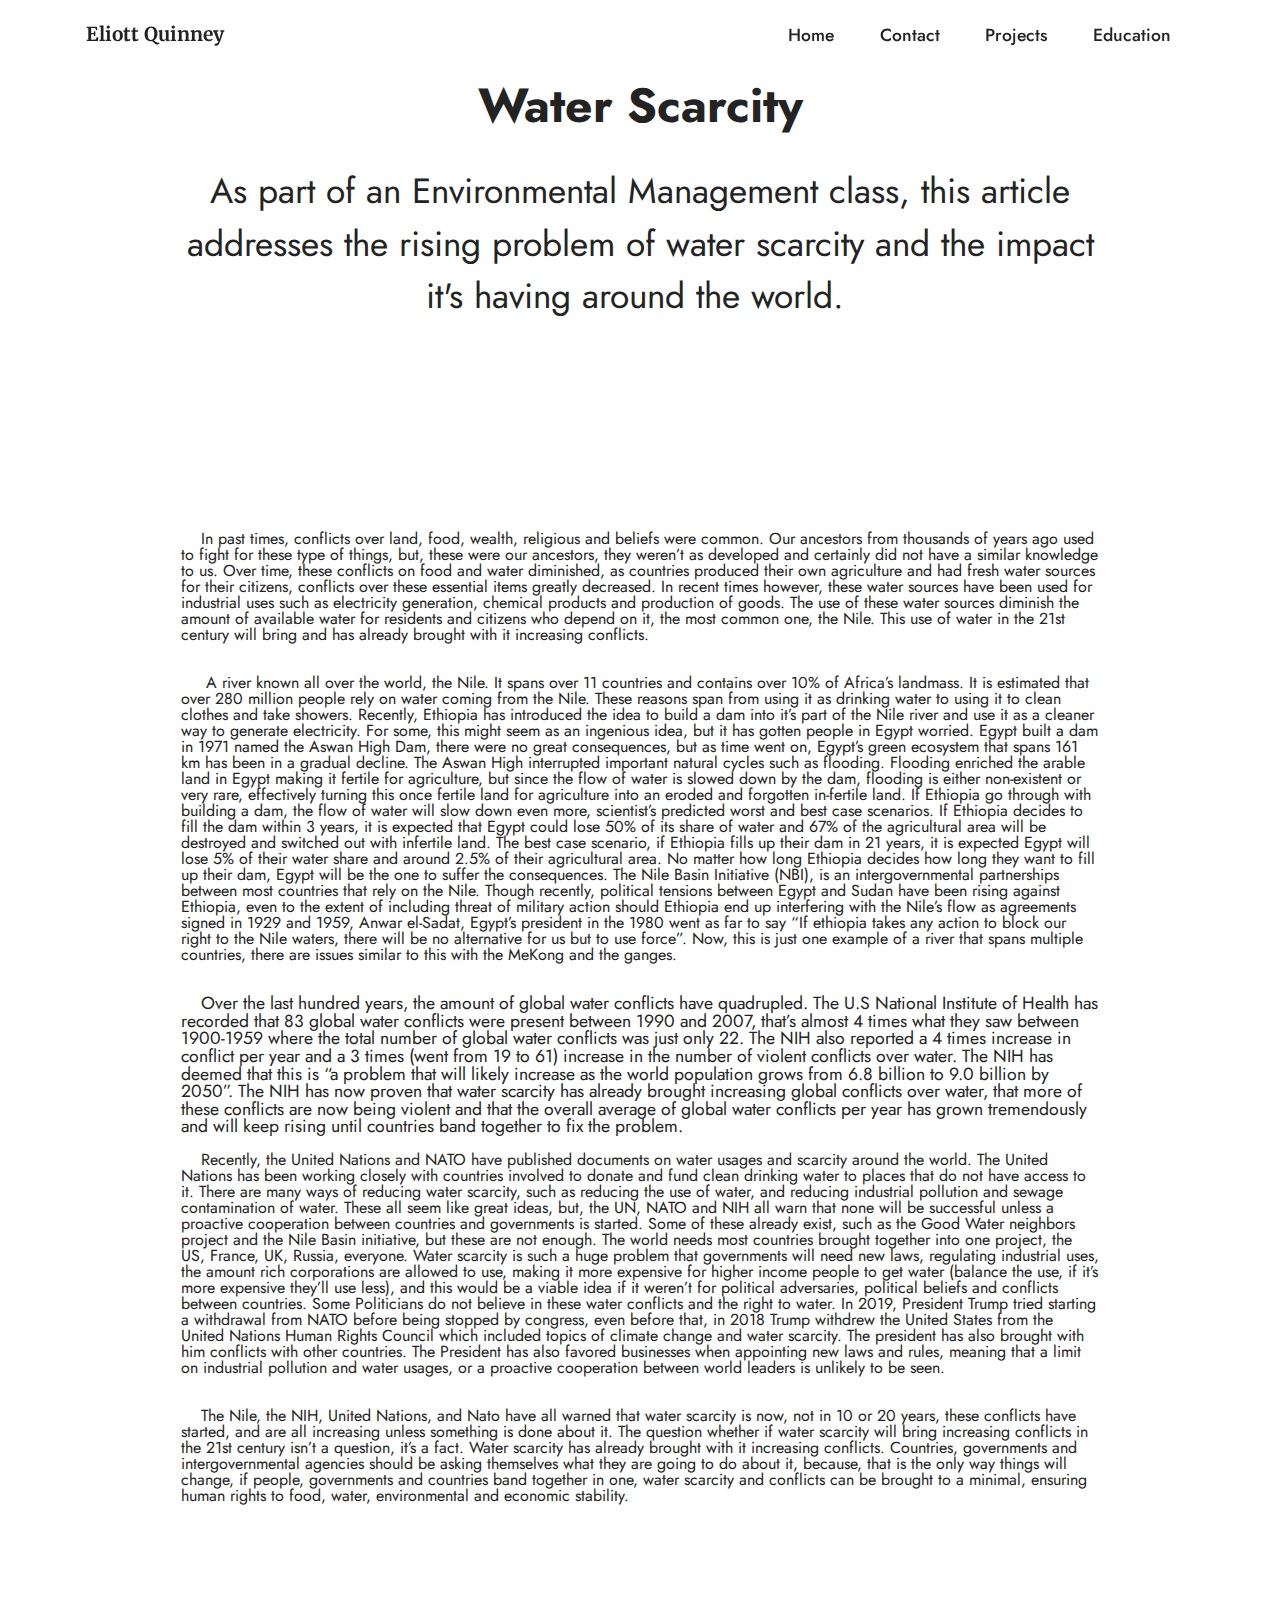
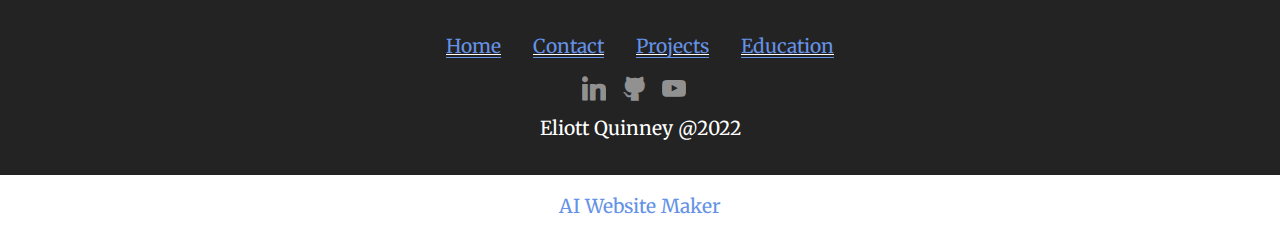
<file: waterscarcity.html>
<!DOCTYPE html>
<html  >
<head>
  <!-- Site made with Mobirise Website Builder v5.6.11, https://mobirise.com -->
  <meta charset="UTF-8">
  <meta http-equiv="X-UA-Compatible" content="IE=edge">
  <meta name="generator" content="Mobirise v5.6.11, mobirise.com">
  <meta name="twitter:card" content="summary_large_image"/>
  <meta name="twitter:image:src" content="">
  <meta property="og:image" content="">
  <meta name="twitter:title" content="Water Scarcity">
  <meta name="viewport" content="width=device-width, initial-scale=1, minimum-scale=1">
  <link rel="shortcut icon" href="assets/images/clip-art-of-car-clipart-image-2-96x60.png" type="image/x-icon">
  <meta name="description" content="">
  
  
  <title>Water Scarcity</title>
  <link rel="stylesheet" href="assets/bootstrap/css/bootstrap.min.css">
  <link rel="stylesheet" href="assets/bootstrap/css/bootstrap-grid.min.css">
  <link rel="stylesheet" href="assets/bootstrap/css/bootstrap-reboot.min.css">
  <link rel="stylesheet" href="assets/dropdown/css/style.css">
  <link rel="stylesheet" href="assets/socicon/css/styles.css">
  <link rel="stylesheet" href="assets/theme/css/style.css">
  <link rel="preload" href="https://fonts.googleapis.com/css?family=Jost:100,200,300,400,500,600,700,800,900,100i,200i,300i,400i,500i,600i,700i,800i,900i&display=swap" as="style" onload="this.onload=null;this.rel='stylesheet'">
  <noscript><link rel="stylesheet" href="https://fonts.googleapis.com/css?family=Jost:100,200,300,400,500,600,700,800,900,100i,200i,300i,400i,500i,600i,700i,800i,900i&display=swap"></noscript>
  <link rel="preload" href="https://fonts.googleapis.com/css?family=Merriweather:300,300i,400,400i,700,700i,900,900i&display=swap" as="style" onload="this.onload=null;this.rel='stylesheet'">
  <noscript><link rel="stylesheet" href="https://fonts.googleapis.com/css?family=Merriweather:300,300i,400,400i,700,700i,900,900i&display=swap"></noscript>
  <link rel="preload" as="style" href="assets/mobirise/css/mbr-additional.css"><link rel="stylesheet" href="assets/mobirise/css/mbr-additional.css" type="text/css">
  
  
  
  
</head>
<body>
  
  <section data-bs-version="5.1" class="menu menu1 cid-tgKE4cshJV" once="menu" id="menu1-1x">
    

    <nav class="navbar navbar-dropdown navbar-fixed-top navbar-expand-lg">
        <div class="container">
            <div class="navbar-brand">
                
                <span class="navbar-caption-wrap"><a class="navbar-caption text-black text-primary display-7" href="index.html">Eliott Quinney</a></span>
            </div>
            <button class="navbar-toggler" type="button" data-toggle="collapse" data-bs-toggle="collapse" data-target="#navbarSupportedContent" data-bs-target="#navbarSupportedContent" aria-controls="navbarNavAltMarkup" aria-expanded="false" aria-label="Toggle navigation">
                <div class="hamburger">
                    <span></span>
                    <span></span>
                    <span></span>
                    <span></span>
                </div>
            </button>
            <div class="collapse navbar-collapse" id="navbarSupportedContent">
                <ul class="navbar-nav nav-dropdown nav-right" data-app-modern-menu="true"><li class="nav-item"><a class="nav-link link text-black text-primary display-4" href="index.html">Home</a></li>
                    <li class="nav-item"><a class="nav-link link text-black text-primary display-4" href="contact.html">Contact</a></li>
                    <li class="nav-item"><a class="nav-link link text-black text-primary display-4" href="projects.html">Projects</a>
                    </li><li class="nav-item"><a class="nav-link link text-black text-primary display-4" href="education.html">Education</a></li></ul>
                
                
            </div>
        </div>
    </nav>
</section>

<section data-bs-version="5.1" class="content4 cid-tgKE4c1Rf0" id="content4-1w">
    

    
    
    <div class="container">
        <div class="row justify-content-center">
            <div class="title col-md-12 col-lg-10">
                <h3 class="mbr-section-title mbr-fonts-style align-center mb-4 display-2"><strong>Water Scarcity</strong></h3>
                <h4 class="mbr-section-subtitle align-center mbr-fonts-style mb-4 display-5">As part of an Environmental Management class, this article addresses the rising problem of water scarcity and the impact it's having around the world.&nbsp;</h4>
                
            </div>
        </div>
    </div>
</section>

<section data-bs-version="5.1" class="content5 cid-tgKE4cXkZ5" id="content5-1y">
    
    <div class="container">
        <div class="row justify-content-center">
            <div class="col-md-12 col-lg-10">
                
                
                <p class="mbr-text mbr-fonts-style display-4"></p><p>&nbsp;&nbsp;&nbsp;&nbsp;In past times, conflicts over land, food, wealth, religious and beliefs were common. Our ancestors from thousands of years ago used to fight for these type of things, but, these were our ancestors, they weren’t as developed and certainly did not have a similar knowledge to us. Over time, these conflicts on food and water diminished, as countries produced their own agriculture and had fresh water sources for their citizens, conflicts over these essential items greatly decreased. In recent times however, these water sources have been used for industrial uses such as electricity generation, chemical products and production of goods. The use of these water sources diminish the amount of available water for residents and citizens who depend on it, the most common one, the Nile. This use of water in the 21st century will bring and has already brought with it increasing conflicts.
&nbsp;&nbsp;&nbsp;&nbsp; &nbsp;&nbsp;&nbsp;&nbsp;&nbsp;&nbsp;&nbsp;&nbsp;&nbsp;&nbsp;&nbsp;&nbsp;&nbsp;&nbsp;&nbsp;&nbsp;&nbsp;&nbsp;&nbsp;&nbsp;&nbsp;&nbsp;&nbsp;&nbsp;&nbsp;&nbsp;&nbsp;&nbsp;&nbsp;&nbsp;&nbsp;&nbsp;&nbsp;&nbsp;&nbsp;&nbsp;&nbsp;&nbsp;&nbsp;&nbsp;&nbsp;&nbsp;</p><p>&nbsp;&nbsp;&nbsp;&nbsp;&nbsp;&nbsp;&nbsp;&nbsp;&nbsp;&nbsp;&nbsp;&nbsp;&nbsp;&nbsp;&nbsp;&nbsp;&nbsp;&nbsp;&nbsp;&nbsp;&nbsp;&nbsp;&nbsp;&nbsp;&nbsp;&nbsp;&nbsp;&nbsp;&nbsp;&nbsp;&nbsp;&nbsp;&nbsp;&nbsp;&nbsp;&nbsp;&nbsp;&nbsp;&nbsp;&nbsp;&nbsp;&nbsp;&nbsp;&nbsp;&nbsp;&nbsp;&nbsp;&nbsp;&nbsp;&nbsp;&nbsp;&nbsp;&nbsp;&nbsp;&nbsp;&nbsp;&nbsp;&nbsp;&nbsp;&nbsp;&nbsp;&nbsp;&nbsp;&nbsp;&nbsp;&nbsp;&nbsp;&nbsp;&nbsp;&nbsp;&nbsp;&nbsp;&nbsp;&nbsp;&nbsp;&nbsp;&nbsp;&nbsp;&nbsp;&nbsp;&nbsp;&nbsp;&nbsp;&nbsp;&nbsp;&nbsp;&nbsp;&nbsp;&nbsp;<br>&nbsp;&nbsp;&nbsp;&nbsp;&nbsp;A river known all over the world, the Nile. It spans over 11 countries and contains over 10% of Africa’s landmass. It is estimated that over 280 million people rely on water coming from the Nile. These reasons span from using it as drinking water to using it to clean clothes and take showers. Recently, Ethiopia has introduced the idea to build a dam into it’s part of the Nile river and use it as a cleaner way to generate electricity. For some, this might seem as an ingenious idea, but it has gotten people in Egypt worried. Egypt built a dam in 1971 named the Aswan High Dam, there were no great consequences, but as time went on, Egypt’s green ecosystem that spans 161 km has been in a gradual decline. The Aswan High interrupted important natural cycles such as flooding. Flooding enriched the arable land in Egypt making it fertile for agriculture, but since the flow of water is slowed down by the dam, flooding is either non-existent or very rare, effectively turning this once fertile land for agriculture into an eroded and forgotten in-fertile land. If Ethiopia go through with building a dam, the flow of water will slow down even more, scientist’s predicted worst and best case scenarios. If Ethiopia decides to fill the dam within 3 years, it is expected that Egypt could lose 50% of its share of water and 67% of the agricultural area will be destroyed and switched out with infertile land. The best case scenario, if Ethiopia fills up their dam in 21 years, it is expected Egypt will lose 5% of their water share and around 2.5% of their agricultural area. No matter how long Ethiopia decides how long they want to fill up their dam, Egypt will be the one to suffer the consequences. The Nile Basin Initiative (NBI), is an intergovernmental partnerships between most countries that rely on the Nile. Though recently, political tensions between Egypt and Sudan have been rising against Ethiopia, even to the extent of including threat of military action should Ethiopia end up interfering with the Nile’s flow as agreements signed in 1929 and 1959, Anwar el-Sadat, Egypt’s president in the 1980 went as far to say “If ethiopia takes any action to block our right to the Nile waters, there will be no alternative for us but to use force”. Now, this is just one example of a river that spans multiple countries, there are issues similar to this with the MeKong and the ganges.<br>&nbsp;</p><p>&nbsp;&nbsp;&nbsp;&nbsp;<span style="font-size: 1.1rem;">Over the last hundred years, the amount of global water conflicts have quadrupled. The U.S National Institute of Health has recorded that 83 global water conflicts were present between 1990 and 2007, that’s almost 4 times what they saw between 1900-1959 where the total number of global water conflicts was just only 22. The NIH also reported a 4 times increase in conflict per year and a 3 times (went from 19 to 61) increase in the number of violent conflicts over water. The NIH has deemed that this is “a problem that will likely increase as the world population grows from 6.8 billion to 9.0 billion by 2050”. The NIH has now proven that water scarcity has already brought increasing global conflicts over water, that more of these conflicts are now being violent and that the overall average of global water conflicts per year has grown tremendously and will keep rising until countries band together to fix the problem.</span></p><p>	&nbsp;&nbsp;&nbsp;&nbsp;Recently, the United Nations and NATO have published documents on water usages and scarcity around the world. The United Nations has been working closely with countries involved to donate and fund clean drinking water to places that do not have access to it. There are many ways of reducing water scarcity, such as reducing the use of water, and reducing industrial pollution and sewage contamination of water. These all seem like great ideas, but, the UN, NATO and NIH all warn that none will be successful unless a proactive cooperation between countries and governments is started. Some of these already exist, such as the Good Water neighbors project and the Nile Basin initiative, but these are not enough. The world needs most countries brought together into one project, the US, France, UK, Russia, everyone. Water scarcity is such a huge problem that governments will need new laws, regulating industrial uses, the amount rich corporations are allowed to use, making it more expensive for higher income people to get water (balance the use, if it’s more expensive they’ll use less), and this would be a viable idea if it weren’t for political adversaries, political beliefs and conflicts between countries. Some Politicians do not believe in these water conflicts and the right to water. In 2019, President Trump tried starting a withdrawal from NATO before being stopped by congress, even before that, in 2018 Trump withdrew the United States from the United Nations Human Rights Council which included topics of climate change and water scarcity. The president has also brought with him conflicts with other countries. The President has also favored businesses when appointing new laws and rules, meaning that a limit on industrial pollution and water usages, or a proactive cooperation between world leaders is unlikely to be seen.
<br>	&nbsp;&nbsp;&nbsp;&nbsp;</p><p>&nbsp;&nbsp;&nbsp;&nbsp;The Nile, the NIH, United Nations, and Nato have all warned that water scarcity is now, not in 10 or 20 years, these conflicts have started, and are all increasing unless something is done about it. The question whether if water scarcity will bring increasing conflicts in the 21st century isn’t a question, it’s a fact. Water scarcity has already brought with it increasing conflicts. Countries, governments and intergovernmental agencies should be asking themselves what they are going to do about it, because, that is the only way things will change, if people, governments and countries band together in one, water scarcity and conflicts can be brought to a minimal, ensuring human rights to food, water, environmental and economic stability.&nbsp;<br></p><p></p>
            </div>
        </div>
    </div>
</section>

<section data-bs-version="5.1" class="footer3 cid-tgKE4daq10" once="footers" id="footer3-1z">

    

    

    <div class="container-fluid">
        <div class="media-container-row align-center mbr-white">
            <div class="row row-links">
                <ul class="foot-menu">
                    
                    
                    
                    
                    
                <li class="foot-menu-item mbr-fonts-style display-7"><u><a href="index.html" class="text-primary">Home</a></u></li><li class="foot-menu-item mbr-fonts-style display-7"><u><a href="contact.html" class="text-primary">Contact</a></u></li><li class="foot-menu-item mbr-fonts-style display-7"><u><a href="projects.html" class="text-primary">Projects</a></u></li><li class="foot-menu-item mbr-fonts-style display-7"><u><a href="education.html" class="text-primary">Education</a></u></li></ul>
            </div>
            <div class="row social-row">
                <div class="social-list align-right pb-2">
                    
                    
                    
                    
                    
                    
                <div class="soc-item">
                        <a href="https://www.linkedin.com/in/eliottquinney/" target="_blank">
                            <span class="mbr-iconfont mbr-iconfont-social socicon-linkedin socicon"></span>
                        </a>
                    </div><div class="soc-item">
                        <a href="https://github.com/eliott-labs" target="_blank">
                            <span class="mbr-iconfont mbr-iconfont-social socicon-github socicon"></span>
                        </a>
                    </div><div class="soc-item">
                        <a href="https://www.youtube.com/channel/UC1A37sUeJXaAmW2cCb_85mg" target="_blank">
                            <span class="mbr-iconfont mbr-iconfont-social socicon-youtube socicon"></span>
                        </a>
                    </div></div>
            </div>
            <div class="row row-copirayt">
                <p class="mbr-text mb-0 mbr-fonts-style mbr-white align-center display-7">Eliott Quinney @2022</p>
            </div>
        </div>
    </div>
</section><section class="display-7" style="padding: 0;align-items: center;justify-content: center;flex-wrap: wrap;    align-content: center;display: flex;position: relative;height: 4rem;"><a href="https://mobiri.se/1447733" style="flex: 1 1;height: 4rem;position: absolute;width: 100%;z-index: 1;"><img alt="" style="height: 4rem;" src="[data-uri]"></a><p style="margin: 0;text-align: center;" class="display-7">&#8204;</p><a style="z-index:1" href="https://mobirise.com/builder/ai-website-builder.html">AI Website Maker</a></section><script src="assets/bootstrap/js/bootstrap.bundle.min.js"></script>  <script src="assets/smoothscroll/smooth-scroll.js"></script>  <script src="assets/ytplayer/index.js"></script>  <script src="assets/dropdown/js/navbar-dropdown.js"></script>  <script src="assets/theme/js/script.js"></script>  
  
  
</body>
</html>
</file>
<file: assets/parallax/jarallax.css>
.jarallax {
    position: relative;
    z-index: 0;
}
.jarallax > .jarallax-img {
    position: absolute;
    object-fit: cover;
    /* support for plugin https://github.com/bfred-it/object-fit-images */
    font-family: 'object-fit: cover;';
    top: 0;
    left: 0;
    width: 100%;
    height: 100%;
    z-index: -1;
}
</file>
<file: assets/dropdown/css/style.css>
.navbar-dropdown {
  left: 0;
  padding: 0;
  position: absolute;
  right: 0;
  top: 0;
  transition: all 0.45s ease;
  z-index: 1030;
  background: #282828; }
  .navbar-dropdown .navbar-logo {
    margin-right: 0.8rem;
    transition: margin 0.3s ease-in-out;
    vertical-align: middle; }
    .navbar-dropdown .navbar-logo img {
      height: 3.125rem;
      transition: all 0.3s ease-in-out; }
    .navbar-dropdown .navbar-logo.mbr-iconfont {
      font-size: 3.125rem;
      line-height: 3.125rem; }
  .navbar-dropdown .navbar-caption {
    font-weight: 700;
    white-space: normal;
    vertical-align: -4px;
    line-height: 3.125rem !important; }
    .navbar-dropdown .navbar-caption, .navbar-dropdown .navbar-caption:hover {
      color: inherit;
      text-decoration: none; }
  .navbar-dropdown .mbr-iconfont + .navbar-caption {
    vertical-align: -1px; }
  .navbar-dropdown.navbar-fixed-top {
    position: fixed; }
  .navbar-dropdown .navbar-brand span {
    vertical-align: -4px; }
  .navbar-dropdown.bg-color.transparent {
    background: none; }
  .navbar-dropdown.navbar-short .navbar-brand {
    padding: 0.625rem 0; }
    .navbar-dropdown.navbar-short .navbar-brand span {
      vertical-align: -1px; }
  .navbar-dropdown.navbar-short .navbar-caption {
    line-height: 2.375rem !important;
    vertical-align: -2px; }
  .navbar-dropdown.navbar-short .navbar-logo {
    margin-right: 0.5rem; }
    .navbar-dropdown.navbar-short .navbar-logo img {
      height: 2.375rem; }
    .navbar-dropdown.navbar-short .navbar-logo.mbr-iconfont {
      font-size: 2.375rem;
      line-height: 2.375rem; }
  .navbar-dropdown.navbar-short .mbr-table-cell {
    height: 3.625rem; }
  .navbar-dropdown .navbar-close {
    left: 0.6875rem;
    position: fixed;
    top: 0.75rem;
    z-index: 1000; }
  .navbar-dropdown .hamburger-icon {
    content: "";
    display: inline-block;
    vertical-align: middle;
    width: 16px;
    -webkit-box-shadow: 0 -6px 0 1px #282828,0 0 0 1px #282828,0 6px 0 1px #282828;
    -moz-box-shadow: 0 -6px 0 1px #282828,0 0 0 1px #282828,0 6px 0 1px #282828;
    box-shadow: 0 -6px 0 1px #282828,0 0 0 1px #282828,0 6px 0 1px #282828; }

.dropdown-menu .dropdown-toggle[data-toggle="dropdown-submenu"]::after {
  border-bottom: 0.35em solid transparent;
  border-left: 0.35em solid;
  border-right: 0;
  border-top: 0.35em solid transparent;
  margin-left: 0.3rem; }

.dropdown-menu .dropdown-item:focus {
  outline: 0; }

.nav-dropdown {
  font-size: 0.75rem;
  font-weight: 500;
  height: auto !important; }
  .nav-dropdown .nav-btn {
    padding-left: 1rem; }
  .nav-dropdown .link {
    margin: .667em 1.667em;
    font-weight: 500;
    padding: 0;
    transition: color .2s ease-in-out; }
    .nav-dropdown .link.dropdown-toggle {
      margin-right: 2.583em; }
      .nav-dropdown .link.dropdown-toggle::after {
        margin-left: .25rem;
        border-top: 0.35em solid;
        border-right: 0.35em solid transparent;
        border-left: 0.35em solid transparent;
        border-bottom: 0; }
      .nav-dropdown .link.dropdown-toggle[aria-expanded="true"] {
        margin: 0;
        padding: 0.667em 3.263em  0.667em 1.667em; }
  .nav-dropdown .link::after,
  .nav-dropdown .dropdown-item::after {
    color: inherit; }
  .nav-dropdown .btn {
    font-size: 0.75rem;
    font-weight: 700;
    letter-spacing: 0;
    margin-bottom: 0;
    padding-left: 1.25rem;
    padding-right: 1.25rem; }
  .nav-dropdown .dropdown-menu {
    border-radius: 0;
    border: 0;
    left: 0;
    margin: 0;
    padding-bottom: 1.25rem;
    padding-top: 1.25rem;
    position: relative; }
  .nav-dropdown .dropdown-submenu {
    margin-left: 0.125rem;
    top: 0; }
  .nav-dropdown .dropdown-item {
    font-weight: 500;
    line-height: 2;
    padding: 0.3846em 4.615em 0.3846em 1.5385em;
    position: relative;
    transition: color .2s ease-in-out, background-color .2s ease-in-out; }
    .nav-dropdown .dropdown-item::after {
      margin-top: -0.3077em;
      position: absolute;
      right: 1.1538em;
      top: 50%; }
    .nav-dropdown .dropdown-item:focus, .nav-dropdown .dropdown-item:hover {
      background: none; }

@media (max-width: 767px) {
  .nav-dropdown.navbar-toggleable-sm {
    bottom: 0;
    display: none;
    left: 0;
    overflow-x: hidden;
    position: fixed;
    top: 0;
    transform: translateX(-100%);
    -ms-transform: translateX(-100%);
    -webkit-transform: translateX(-100%);
    width: 18.75rem;
    z-index: 999; } }
.nav-dropdown.navbar-toggleable-xl {
  bottom: 0;
  display: none;
  left: 0;
  overflow-x: hidden;
  position: fixed;
  top: 0;
  transform: translateX(-100%);
  -ms-transform: translateX(-100%);
  -webkit-transform: translateX(-100%);
  width: 18.75rem;
  z-index: 999; }

.nav-dropdown-sm {
  display: block !important;
  overflow-x: hidden;
  overflow: auto;
  padding-top: 3.875rem; }
  .nav-dropdown-sm::after {
    content: "";
    display: block;
    height: 3rem;
    width: 100%; }
  .nav-dropdown-sm.collapse.in ~ .navbar-close {
    display: block !important; }
  .nav-dropdown-sm.collapsing, .nav-dropdown-sm.collapse.in {
    transform: translateX(0);
    -ms-transform: translateX(0);
    -webkit-transform: translateX(0);
    transition: all 0.25s ease-out;
    -webkit-transition: all 0.25s ease-out;
    background: #282828; }
  .nav-dropdown-sm.collapsing[aria-expanded="false"] {
    transform: translateX(-100%);
    -ms-transform: translateX(-100%);
    -webkit-transform: translateX(-100%); }
  .nav-dropdown-sm .nav-item {
    display: block;
    margin-left: 0 !important;
    padding-left: 0; }
  .nav-dropdown-sm .link,
  .nav-dropdown-sm .dropdown-item {
    border-top: 1px dotted rgba(255, 255, 255, 0.1);
    font-size: 0.8125rem;
    line-height: 1.6;
    margin: 0 !important;
    padding: 0.875rem 2.4rem 0.875rem 1.5625rem !important;
    position: relative;
    white-space: normal; }
    .nav-dropdown-sm .link:focus, .nav-dropdown-sm .link:hover,
    .nav-dropdown-sm .dropdown-item:focus,
    .nav-dropdown-sm .dropdown-item:hover {
      background: rgba(0, 0, 0, 0.2) !important;
      color: #c0a375; }
  .nav-dropdown-sm .nav-btn {
    position: relative;
    padding: 1.5625rem 1.5625rem 0 1.5625rem; }
    .nav-dropdown-sm .nav-btn::before {
      border-top: 1px dotted rgba(255, 255, 255, 0.1);
      content: "";
      left: 0;
      position: absolute;
      top: 0;
      width: 100%; }
    .nav-dropdown-sm .nav-btn + .nav-btn {
      padding-top: 0.625rem; }
      .nav-dropdown-sm .nav-btn + .nav-btn::before {
        display: none; }
  .nav-dropdown-sm .btn {
    padding: 0.625rem 0; }
  .nav-dropdown-sm .dropdown-toggle[data-toggle="dropdown-submenu"]::after {
    margin-left: .25rem;
    border-top: 0.35em solid;
    border-right: 0.35em solid transparent;
    border-left: 0.35em solid transparent;
    border-bottom: 0; }
  .nav-dropdown-sm .dropdown-toggle[data-toggle="dropdown-submenu"][aria-expanded="true"]::after {
    border-top: 0;
    border-right: 0.35em solid transparent;
    border-left: 0.35em solid transparent;
    border-bottom: 0.35em solid; }
  .nav-dropdown-sm .dropdown-menu {
    margin: 0;
    padding: 0;
    position: relative;
    top: 0;
    left: 0;
    width: 100%;
    border: 0;
    float: none;
    border-radius: 0;
    background: none; }
  .nav-dropdown-sm .dropdown-submenu {
    left: 100%;
    margin-left: 0.125rem;
    margin-top: -1.25rem;
    top: 0; }

.navbar-toggleable-sm .nav-dropdown .dropdown-menu {
  position: absolute; }

.navbar-toggleable-sm .nav-dropdown .dropdown-submenu {
  left: 100%;
  margin-left: 0.125rem;
  margin-top: -1.25rem;
  top: 0; }

.navbar-toggleable-sm.opened .nav-dropdown .dropdown-menu {
  position: relative; }

.navbar-toggleable-sm.opened .nav-dropdown .dropdown-submenu {
  left: 0;
  margin-left: 00rem;
  margin-top: 0rem;
  top: 0; }

.is-builder .nav-dropdown.collapsing {
  transition: none !important; }
</file>
<file: assets/socicon/css/styles.css>
@charset "UTF-8";

@font-face {
  font-family: 'Socicon';
  src:  url('../fonts/socicon.eot');
  src:  url('../fonts/socicon.eot?#iefix') format('embedded-opentype'),
    url('../fonts/socicon.woff2') format('woff2'),
    url('../fonts/socicon.ttf') format('truetype'),
    url('../fonts/socicon.woff') format('woff'),
    url('../fonts/socicon.svg#socicon') format('svg');
  font-weight: normal;
  font-style: normal;
  font-display: swap;
}

[data-icon]:before {
  font-family: "socicon" !important;
  content: attr(data-icon);
  font-style: normal !important;
  font-weight: normal !important;
  font-variant: normal !important;
  text-transform: none !important;
  speak: none;
  line-height: 1;
  -webkit-font-smoothing: antialiased;
  -moz-osx-font-smoothing: grayscale;
}

[class^="socicon-"], [class*=" socicon-"] {
  /* use !important to prevent issues with browser extensions that change fonts */
  font-family: 'Socicon' !important;
  speak: none;
  font-style: normal;
  font-weight: normal;
  font-variant: normal;
  text-transform: none;
  line-height: 1;

  /* Better Font Rendering =========== */
  -webkit-font-smoothing: antialiased;
  -moz-osx-font-smoothing: grayscale;
}

.socicon-eitaa:before {
  content: "\e97c";
}
.socicon-soroush:before {
  content: "\e97d";
}
.socicon-bale:before {
  content: "\e97e";
}
.socicon-zazzle:before {
  content: "\e97b";
}
.socicon-society6:before {
  content: "\e97a";
}
.socicon-redbubble:before {
  content: "\e979";
}
.socicon-avvo:before {
  content: "\e978";
}
.socicon-stitcher:before {
  content: "\e977";
}
.socicon-googlehangouts:before {
  content: "\e974";
}
.socicon-dlive:before {
  content: "\e975";
}
.socicon-vsco:before {
  content: "\e976";
}
.socicon-flipboard:before {
  content: "\e973";
}
.socicon-ubuntu:before {
  content: "\e958";
}
.socicon-artstation:before {
  content: "\e959";
}
.socicon-invision:before {
  content: "\e95a";
}
.socicon-torial:before {
  content: "\e95b";
}
.socicon-collectorz:before {
  content: "\e95c";
}
.socicon-seenthis:before {
  content: "\e95d";
}
.socicon-googleplaymusic:before {
  content: "\e95e";
}
.socicon-debian:before {
  content: "\e95f";
}
.socicon-filmfreeway:before {
  content: "\e960";
}
.socicon-gnome:before {
  content: "\e961";
}
.socicon-itchio:before {
  content: "\e962";
}
.socicon-jamendo:before {
  content: "\e963";
}
.socicon-mix:before {
  content: "\e964";
}
.socicon-sharepoint:before {
  content: "\e965";
}
.socicon-tinder:before {
  content: "\e966";
}
.socicon-windguru:before {
  content: "\e967";
}
.socicon-cdbaby:before {
  content: "\e968";
}
.socicon-elementaryos:before {
  content: "\e969";
}
.socicon-stage32:before {
  content: "\e96a";
}
.socicon-tiktok:before {
  content: "\e96b";
}
.socicon-gitter:before {
  content: "\e96c";
}
.socicon-letterboxd:before {
  content: "\e96d";
}
.socicon-threema:before {
  content: "\e96e";
}
.socicon-splice:before {
  content: "\e96f";
}
.socicon-metapop:before {
  content: "\e970";
}
.socicon-naver:before {
  content: "\e971";
}
.socicon-remote:before {
  content: "\e972";
}
.socicon-internet:before {
  content: "\e957";
}
.socicon-moddb:before {
  content: "\e94b";
}
.socicon-indiedb:before {
  content: "\e94c";
}
.socicon-traxsource:before {
  content: "\e94d";
}
.socicon-gamefor:before {
  content: "\e94e";
}
.socicon-pixiv:before {
  content: "\e94f";
}
.socicon-myanimelist:before {
  content: "\e950";
}
.socicon-blackberry:before {
  content: "\e951";
}
.socicon-wickr:before {
  content: "\e952";
}
.socicon-spip:before {
  content: "\e953";
}
.socicon-napster:before {
  content: "\e954";
}
.socicon-beatport:before {
  content: "\e955";
}
.socicon-hackerone:before {
  content: "\e956";
}
.socicon-hackernews:before {
  content: "\e946";
}
.socicon-smashwords:before {
  content: "\e947";
}
.socicon-kobo:before {
  content: "\e948";
}
.socicon-bookbub:before {
  content: "\e949";
}
.socicon-mailru:before {
  content: "\e94a";
}
.socicon-gitlab:before {
  content: "\e945";
}
.socicon-instructables:before {
  content: "\e944";
}
.socicon-portfolio:before {
  content: "\e943";
}
.socicon-codered:before {
  content: "\e940";
}
.socicon-origin:before {
  content: "\e941";
}
.socicon-nextdoor:before {
  content: "\e942";
}
.socicon-udemy:before {
  content: "\e93f";
}
.socicon-livemaster:before {
  content: "\e93e";
}
.socicon-crunchbase:before {
  content: "\e93b";
}
.socicon-homefy:before {
  content: "\e93c";
}
.socicon-calendly:before {
  content: "\e93d";
}
.socicon-realtor:before {
  content: "\e90f";
}
.socicon-tidal:before {
  content: "\e910";
}
.socicon-qobuz:before {
  content: "\e911";
}
.socicon-natgeo:before {
  content: "\e912";
}
.socicon-mastodon:before {
  content: "\e913";
}
.socicon-unsplash:before {
  content: "\e914";
}
.socicon-homeadvisor:before {
  content: "\e915";
}
.socicon-angieslist:before {
  content: "\e916";
}
.socicon-codepen:before {
  content: "\e917";
}
.socicon-slack:before {
  content: "\e918";
}
.socicon-openaigym:before {
  content: "\e919";
}
.socicon-logmein:before {
  content: "\e91a";
}
.socicon-fiverr:before {
  content: "\e91b";
}
.socicon-gotomeeting:before {
  content: "\e91c";
}
.socicon-aliexpress:before {
  content: "\e91d";
}
.socicon-guru:before {
  content: "\e91e";
}
.socicon-appstore:before {
  content: "\e91f";
}
.socicon-homes:before {
  content: "\e920";
}
.socicon-zoom:before {
  content: "\e921";
}
.socicon-alibaba:before {
  content: "\e922";
}
.socicon-craigslist:before {
  content: "\e923";
}
.socicon-wix:before {
  content: "\e924";
}
.socicon-redfin:before {
  content: "\e925";
}
.socicon-googlecalendar:before {
  content: "\e926";
}
.socicon-shopify:before {
  content: "\e927";
}
.socicon-freelancer:before {
  content: "\e928";
}
.socicon-seedrs:before {
  content: "\e929";
}
.socicon-bing:before {
  content: "\e92a";
}
.socicon-doodle:before {
  content: "\e92b";
}
.socicon-bonanza:before {
  content: "\e92c";
}
.socicon-squarespace:before {
  content: "\e92d";
}
.socicon-toptal:before {
  content: "\e92e";
}
.socicon-gust:before {
  content: "\e92f";
}
.socicon-ask:before {
  content: "\e930";
}
.socicon-trulia:before {
  content: "\e931";
}
.socicon-loomly:before {
  content: "\e932";
}
.socicon-ghost:before {
  content: "\e933";
}
.socicon-upwork:before {
  content: "\e934";
}
.socicon-fundable:before {
  content: "\e935";
}
.socicon-booking:before {
  content: "\e936";
}
.socicon-googlemaps:before {
  content: "\e937";
}
.socicon-zillow:before {
  content: "\e938";
}
.socicon-niconico:before {
  content: "\e939";
}
.socicon-toneden:before {
  content: "\e93a";
}
.socicon-augment:before {
  content: "\e908";
}
.socicon-bitbucket:before {
  content: "\e909";
}
.socicon-fyuse:before {
  content: "\e90a";
}
.socicon-yt-gaming:before {
  content: "\e90b";
}
.socicon-sketchfab:before {
  content: "\e90c";
}
.socicon-mobcrush:before {
  content: "\e90d";
}
.socicon-microsoft:before {
  content: "\e90e";
}
.socicon-pandora:before {
  content: "\e907";
}
.socicon-messenger:before {
  content: "\e906";
}
.socicon-gamewisp:before {
  content: "\e905";
}
.socicon-bloglovin:before {
  content: "\e904";
}
.socicon-tunein:before {
  content: "\e903";
}
.socicon-gamejolt:before {
  content: "\e901";
}
.socicon-trello:before {
  content: "\e902";
}
.socicon-spreadshirt:before {
  content: "\e900";
}
.socicon-500px:before {
  content: "\e000";
}
.socicon-8tracks:before {
  content: "\e001";
}
.socicon-airbnb:before {
  content: "\e002";
}
.socicon-alliance:before {
  content: "\e003";
}
.socicon-amazon:before {
  content: "\e004";
}
.socicon-amplement:before {
  content: "\e005";
}
.socicon-android:before {
  content: "\e006";
}
.socicon-angellist:before {
  content: "\e007";
}
.socicon-apple:before {
  content: "\e008";
}
.socicon-appnet:before {
  content: "\e009";
}
.socicon-baidu:before {
  content: "\e00a";
}
.socicon-bandcamp:before {
  content: "\e00b";
}
.socicon-battlenet:before {
  content: "\e00c";
}
.socicon-mixer:before {
  content: "\e00d";
}
.socicon-bebee:before {
  content: "\e00e";
}
.socicon-bebo:before {
  content: "\e00f";
}
.socicon-behance:before {
  content: "\e010";
}
.socicon-blizzard:before {
  content: "\e011";
}
.socicon-blogger:before {
  content: "\e012";
}
.socicon-buffer:before {
  content: "\e013";
}
.socicon-chrome:before {
  content: "\e014";
}
.socicon-coderwall:before {
  content: "\e015";
}
.socicon-curse:before {
  content: "\e016";
}
.socicon-dailymotion:before {
  content: "\e017";
}
.socicon-deezer:before {
  content: "\e018";
}
.socicon-delicious:before {
  content: "\e019";
}
.socicon-deviantart:before {
  content: "\e01a";
}
.socicon-diablo:before {
  content: "\e01b";
}
.socicon-digg:before {
  content: "\e01c";
}
.socicon-discord:before {
  content: "\e01d";
}
.socicon-disqus:before {
  content: "\e01e";
}
.socicon-douban:before {
  content: "\e01f";
}
.socicon-draugiem:before {
  content: "\e020";
}
.socicon-dribbble:before {
  content: "\e021";
}
.socicon-drupal:before {
  content: "\e022";
}
.socicon-ebay:before {
  content: "\e023";
}
.socicon-ello:before {
  content: "\e024";
}
.socicon-endomodo:before {
  content: "\e025";
}
.socicon-envato:before {
  content: "\e026";
}
.socicon-etsy:before {
  content: "\e027";
}
.socicon-facebook:before {
  content: "\e028";
}
.socicon-feedburner:before {
  content: "\e029";
}
.socicon-filmweb:before {
  content: "\e02a";
}
.socicon-firefox:before {
  content: "\e02b";
}
.socicon-flattr:before {
  content: "\e02c";
}
.socicon-flickr:before {
  content: "\e02d";
}
.socicon-formulr:before {
  content: "\e02e";
}
.socicon-forrst:before {
  content: "\e02f";
}
.socicon-foursquare:before {
  content: "\e030";
}
.socicon-friendfeed:before {
  content: "\e031";
}
.socicon-github:before {
  content: "\e032";
}
.socicon-goodreads:before {
  content: "\e033";
}
.socicon-google:before {
  content: "\e034";
}
.socicon-googlescholar:before {
  content: "\e035";
}
.socicon-googlegroups:before {
  content: "\e036";
}
.socicon-googlephotos:before {
  content: "\e037";
}
.socicon-googleplus:before {
  content: "\e038";
}
.socicon-grooveshark:before {
  content: "\e039";
}
.socicon-hackerrank:before {
  content: "\e03a";
}
.socicon-hearthstone:before {
  content: "\e03b";
}
.socicon-hellocoton:before {
  content: "\e03c";
}
.socicon-heroes:before {
  content: "\e03d";
}
.socicon-smashcast:before {
  content: "\e03e";
}
.socicon-horde:before {
  content: "\e03f";
}
.socicon-houzz:before {
  content: "\e040";
}
.socicon-icq:before {
  content: "\e041";
}
.socicon-identica:before {
  content: "\e042";
}
.socicon-imdb:before {
  content: "\e043";
}
.socicon-instagram:before {
  content: "\e044";
}
.socicon-issuu:before {
  content: "\e045";
}
.socicon-istock:before {
  content: "\e046";
}
.socicon-itunes:before {
  content: "\e047";
}
.socicon-keybase:before {
  content: "\e048";
}
.socicon-lanyrd:before {
  content: "\e049";
}
.socicon-lastfm:before {
  content: "\e04a";
}
.socicon-line:before {
  content: "\e04b";
}
.socicon-linkedin:before {
  content: "\e04c";
}
.socicon-livejournal:before {
  content: "\e04d";
}
.socicon-lyft:before {
  content: "\e04e";
}
.socicon-macos:before {
  content: "\e04f";
}
.socicon-mail:before {
  content: "\e050";
}
.socicon-medium:before {
  content: "\e051";
}
.socicon-meetup:before {
  content: "\e052";
}
.socicon-mixcloud:before {
  content: "\e053";
}
.socicon-modelmayhem:before {
  content: "\e054";
}
.socicon-mumble:before {
  content: "\e055";
}
.socicon-myspace:before {
  content: "\e056";
}
.socicon-newsvine:before {
  content: "\e057";
}
.socicon-nintendo:before {
  content: "\e058";
}
.socicon-npm:before {
  content: "\e059";
}
.socicon-odnoklassniki:before {
  content: "\e05a";
}
.socicon-openid:before {
  content: "\e05b";
}
.socicon-opera:before {
  content: "\e05c";
}
.socicon-outlook:before {
  content: "\e05d";
}
.socicon-overwatch:before {
  content: "\e05e";
}
.socicon-patreon:before {
  content: "\e05f";
}
.socicon-paypal:before {
  content: "\e060";
}
.socicon-periscope:before {
  content: "\e061";
}
.socicon-persona:before {
  content: "\e062";
}
.socicon-pinterest:before {
  content: "\e063";
}
.socicon-play:before {
  content: "\e064";
}
.socicon-player:before {
  content: "\e065";
}
.socicon-playstation:before {
  content: "\e066";
}
.socicon-pocket:before {
  content: "\e067";
}
.socicon-qq:before {
  content: "\e068";
}
.socicon-quora:before {
  content: "\e069";
}
.socicon-raidcall:before {
  content: "\e06a";
}
.socicon-ravelry:before {
  content: "\e06b";
}
.socicon-reddit:before {
  content: "\e06c";
}
.socicon-renren:before {
  content: "\e06d";
}
.socicon-researchgate:before {
  content: "\e06e";
}
.socicon-residentadvisor:before {
  content: "\e06f";
}
.socicon-reverbnation:before {
  content: "\e070";
}
.socicon-rss:before {
  content: "\e071";
}
.socicon-sharethis:before {
  content: "\e072";
}
.socicon-skype:before {
  content: "\e073";
}
.socicon-slideshare:before {
  content: "\e074";
}
.socicon-smugmug:before {
  content: "\e075";
}
.socicon-snapchat:before {
  content: "\e076";
}
.socicon-songkick:before {
  content: "\e077";
}
.socicon-soundcloud:before {
  content: "\e078";
}
.socicon-spotify:before {
  content: "\e079";
}
.socicon-stackexchange:before {
  content: "\e07a";
}
.socicon-stackoverflow:before {
  content: "\e07b";
}
.socicon-starcraft:before {
  content: "\e07c";
}
.socicon-stayfriends:before {
  content: "\e07d";
}
.socicon-steam:before {
  content: "\e07e";
}
.socicon-storehouse:before {
  content: "\e07f";
}
.socicon-strava:before {
  content: "\e080";
}
.socicon-streamjar:before {
  content: "\e081";
}
.socicon-stumbleupon:before {
  content: "\e082";
}
.socicon-swarm:before {
  content: "\e083";
}
.socicon-teamspeak:before {
  content: "\e084";
}
.socicon-teamviewer:before {
  content: "\e085";
}
.socicon-technorati:before {
  content: "\e086";
}
.socicon-telegram:before {
  content: "\e087";
}
.socicon-tripadvisor:before {
  content: "\e088";
}
.socicon-tripit:before {
  content: "\e089";
}
.socicon-triplej:before {
  content: "\e08a";
}
.socicon-tumblr:before {
  content: "\e08b";
}
.socicon-twitch:before {
  content: "\e08c";
}
.socicon-twitter:before {
  content: "\e08d";
}
.socicon-uber:before {
  content: "\e08e";
}
.socicon-ventrilo:before {
  content: "\e08f";
}
.socicon-viadeo:before {
  content: "\e090";
}
.socicon-viber:before {
  content: "\e091";
}
.socicon-viewbug:before {
  content: "\e092";
}
.socicon-vimeo:before {
  content: "\e093";
}
.socicon-vine:before {
  content: "\e094";
}
.socicon-vkontakte:before {
  content: "\e095";
}
.socicon-warcraft:before {
  content: "\e096";
}
.socicon-wechat:before {
  content: "\e097";
}
.socicon-weibo:before {
  content: "\e098";
}
.socicon-whatsapp:before {
  content: "\e099";
}
.socicon-wikipedia:before {
  content: "\e09a";
}
.socicon-windows:before {
  content: "\e09b";
}
.socicon-wordpress:before {
  content: "\e09c";
}
.socicon-wykop:before {
  content: "\e09d";
}
.socicon-xbox:before {
  content: "\e09e";
}
.socicon-xing:before {
  content: "\e09f";
}
.socicon-yahoo:before {
  content: "\e0a0";
}
.socicon-yammer:before {
  content: "\e0a1";
}
.socicon-yandex:before {
  content: "\e0a2";
}
.socicon-yelp:before {
  content: "\e0a3";
}
.socicon-younow:before {
  content: "\e0a4";
}
.socicon-youtube:before {
  content: "\e0a5";
}
.socicon-zapier:before {
  content: "\e0a6";
}
.socicon-zerply:before {
  content: "\e0a7";
}
.socicon-zomato:before {
  content: "\e0a8";
}
.socicon-zynga:before {
  content: "\e0a9";
}
</file>
<file: assets/theme/css/style.css>
@charset "UTF-8";
section {
  background-color: #ffffff;
}

body {
  font-style: normal;
  line-height: 1.5;
  font-weight: 400;
  color: #232323;
  position: relative;
}

button {
  background-color: transparent;
  border-color: transparent;
}

section,
.container,
.container-fluid {
  position: relative;
  word-wrap: break-word;
}

a.mbr-iconfont:hover {
  text-decoration: none;
}

.article .lead p,
.article .lead ul,
.article .lead ol,
.article .lead pre,
.article .lead blockquote {
  margin-bottom: 0;
}

a {
  font-style: normal;
  font-weight: 400;
  cursor: pointer;
}
a, a:hover {
  text-decoration: none;
}

.mbr-section-title {
  font-style: normal;
  line-height: 1.3;
}

.mbr-section-subtitle {
  line-height: 1.3;
}

.mbr-text {
  font-style: normal;
  line-height: 1.7;
}

h1,
h2,
h3,
h4,
h5,
h6,
.display-1,
.display-2,
.display-4,
.display-5,
.display-7,
span,
p,
a {
  line-height: 1;
  word-break: break-word;
  word-wrap: break-word;
  font-weight: 400;
}

b,
strong {
  font-weight: bold;
}

input:-webkit-autofill, input:-webkit-autofill:hover, input:-webkit-autofill:focus, input:-webkit-autofill:active {
  transition-delay: 9999s;
  -webkit-transition-property: background-color, color;
  transition-property: background-color, color;
}

textarea[type=hidden] {
  display: none;
}

section {
  background-position: 50% 50%;
  background-repeat: no-repeat;
  background-size: cover;
}
section .mbr-background-video,
section .mbr-background-video-preview {
  position: absolute;
  bottom: 0;
  left: 0;
  right: 0;
  top: 0;
}

.hidden {
  visibility: hidden;
}

.mbr-z-index20 {
  z-index: 20;
}

/*! Base colors */
.mbr-white {
  color: #ffffff;
}

.mbr-black {
  color: #111111;
}

.mbr-bg-white {
  background-color: #ffffff;
}

.mbr-bg-black {
  background-color: #000000;
}

/*! Text-aligns */
.align-left {
  text-align: left;
}

.align-center {
  text-align: center;
}

.align-right {
  text-align: right;
}

/*! Font-weight  */
.mbr-light {
  font-weight: 300;
}

.mbr-regular {
  font-weight: 400;
}

.mbr-semibold {
  font-weight: 500;
}

.mbr-bold {
  font-weight: 700;
}

/*! Media  */
.media-content {
  flex-basis: 100%;
}

.media-container-row {
  display: flex;
  flex-direction: row;
  flex-wrap: wrap;
  justify-content: center;
  align-content: center;
  align-items: start;
}
.media-container-row .media-size-item {
  width: 400px;
}

.media-container-column {
  display: flex;
  flex-direction: column;
  flex-wrap: wrap;
  justify-content: center;
  align-content: center;
  align-items: stretch;
}
.media-container-column > * {
  width: 100%;
}

@media (min-width: 992px) {
  .media-container-row {
    flex-wrap: nowrap;
  }
}
figure {
  margin-bottom: 0;
  overflow: hidden;
}

figure[mbr-media-size] {
  transition: width 0.1s;
}

img,
iframe {
  display: block;
  width: 100%;
}

.card {
  background-color: transparent;
  border: none;
}

.card-box {
  width: 100%;
}

.card-img {
  text-align: center;
  flex-shrink: 0;
  -webkit-flex-shrink: 0;
}

.media {
  max-width: 100%;
  margin: 0 auto;
}

.mbr-figure {
  align-self: center;
}

.media-container > div {
  max-width: 100%;
}

.mbr-figure img,
.card-img img {
  width: 100%;
}

@media (max-width: 991px) {
  .media-size-item {
    width: auto !important;
  }

  .media {
    width: auto;
  }

  .mbr-figure {
    width: 100% !important;
  }
}
/*! Buttons */
.mbr-section-btn {
  margin-left: -0.6rem;
  margin-right: -0.6rem;
  font-size: 0;
}

.btn {
  font-weight: 600;
  border-width: 1px;
  font-style: normal;
  margin: 0.6rem 0.6rem;
  white-space: normal;
  transition: all 0.2s ease-in-out;
  display: inline-flex;
  align-items: center;
  justify-content: center;
  word-break: break-word;
}

.btn-sm {
  font-weight: 600;
  letter-spacing: 0px;
  transition: all 0.3s ease-in-out;
}

.btn-md {
  font-weight: 600;
  letter-spacing: 0px;
  transition: all 0.3s ease-in-out;
}

.btn-lg {
  font-weight: 600;
  letter-spacing: 0px;
  transition: all 0.3s ease-in-out;
}

.btn-form {
  margin: 0;
}
.btn-form:hover {
  cursor: pointer;
}

nav .mbr-section-btn {
  margin-left: 0rem;
  margin-right: 0rem;
}

/*! Btn icon margin */
.btn .mbr-iconfont,
.btn.btn-sm .mbr-iconfont {
  order: 1;
  cursor: pointer;
  margin-left: 0.5rem;
  vertical-align: sub;
}

.btn.btn-md .mbr-iconfont,
.btn.btn-md .mbr-iconfont {
  margin-left: 0.8rem;
}

.mbr-regular {
  font-weight: 400;
}

.mbr-semibold {
  font-weight: 500;
}

.mbr-bold {
  font-weight: 700;
}

[type=submit] {
  -webkit-appearance: none;
}

/*! Full-screen */
.mbr-fullscreen .mbr-overlay {
  min-height: 100vh;
}

.mbr-fullscreen {
  display: flex;
  display: -moz-flex;
  display: -ms-flex;
  display: -o-flex;
  align-items: center;
  min-height: 100vh;
  padding-top: 3rem;
  padding-bottom: 3rem;
}

/*! Map */
.map {
  height: 25rem;
  position: relative;
}
.map iframe {
  width: 100%;
  height: 100%;
}

/*! Scroll to top arrow */
.mbr-arrow-up {
  bottom: 25px;
  right: 90px;
  position: fixed;
  text-align: right;
  z-index: 5000;
  color: #ffffff;
  font-size: 22px;
}

.mbr-arrow-up a {
  background: rgba(0, 0, 0, 0.2);
  border-radius: 50%;
  color: #fff;
  display: inline-block;
  height: 60px;
  width: 60px;
  border: 2px solid #fff;
  outline-style: none !important;
  position: relative;
  text-decoration: none;
  transition: all 0.3s ease-in-out;
  cursor: pointer;
  text-align: center;
}
.mbr-arrow-up a:hover {
  background-color: rgba(0, 0, 0, 0.4);
}
.mbr-arrow-up a i {
  line-height: 60px;
}

.mbr-arrow-up-icon {
  display: block;
  color: #fff;
}

.mbr-arrow-up-icon::before {
  content: "›";
  display: inline-block;
  font-family: serif;
  font-size: 22px;
  line-height: 1;
  font-style: normal;
  position: relative;
  top: 6px;
  left: -4px;
  transform: rotate(-90deg);
}

/*! Arrow Down */
.mbr-arrow {
  position: absolute;
  bottom: 45px;
  left: 50%;
  width: 60px;
  height: 60px;
  cursor: pointer;
  background-color: rgba(80, 80, 80, 0.5);
  border-radius: 50%;
  transform: translateX(-50%);
}
@media (max-width: 767px) {
  .mbr-arrow {
    display: none;
  }
}
.mbr-arrow > a {
  display: inline-block;
  text-decoration: none;
  outline-style: none;
  -webkit-animation: arrowdown 1.7s ease-in-out infinite;
          animation: arrowdown 1.7s ease-in-out infinite;
  color: #ffffff;
}
.mbr-arrow > a > i {
  position: absolute;
  top: -2px;
  left: 15px;
  font-size: 2rem;
}

#scrollToTop a i::before {
  content: "";
  position: absolute;
  display: block;
  border-bottom: 2.5px solid #fff;
  border-left: 2.5px solid #fff;
  width: 27.8%;
  height: 27.8%;
  left: 50%;
  top: 51%;
  transform: translateY(-30%) translateX(-50%) rotate(135deg);
}

@keyframes arrowdown {
  0% {
    transform: translateY(0px);
  }
  50% {
    transform: translateY(-5px);
  }
  100% {
    transform: translateY(0px);
  }
}
@-webkit-keyframes arrowdown {
  0% {
    transform: translateY(0px);
  }
  50% {
    transform: translateY(-5px);
  }
  100% {
    transform: translateY(0px);
  }
}
@media (max-width: 500px) {
  .mbr-arrow-up {
    left: 0;
    right: 0;
    text-align: center;
  }
}
/*Gradients animation*/
@keyframes gradient-animation {
  from {
    background-position: 0% 100%;
    -webkit-animation-timing-function: ease-in-out;
            animation-timing-function: ease-in-out;
  }
  to {
    background-position: 100% 0%;
    -webkit-animation-timing-function: ease-in-out;
            animation-timing-function: ease-in-out;
  }
}
@-webkit-keyframes gradient-animation {
  from {
    background-position: 0% 100%;
    -webkit-animation-timing-function: ease-in-out;
            animation-timing-function: ease-in-out;
  }
  to {
    background-position: 100% 0%;
    -webkit-animation-timing-function: ease-in-out;
            animation-timing-function: ease-in-out;
  }
}
.bg-gradient {
  background-size: 200% 200%;
  animation: gradient-animation 5s infinite alternate;
  -webkit-animation: gradient-animation 5s infinite alternate;
}

.menu .navbar-brand {
  display: -webkit-flex;
}
.menu .navbar-brand span {
  display: flex;
  display: -webkit-flex;
}
.menu .navbar-brand .navbar-caption-wrap {
  display: -webkit-flex;
}
.menu .navbar-brand .navbar-logo img {
  display: -webkit-flex;
  width: auto;
}
@media (min-width: 768px) and (max-width: 991px) {
  .menu .navbar-toggleable-sm .navbar-nav {
    display: -ms-flexbox;
  }
}
@media (max-width: 991px) {
  .menu .navbar-collapse {
    max-height: 93.5vh;
  }
  .menu .navbar-collapse.show {
    overflow: auto;
  }
}
@media (min-width: 992px) {
  .menu .navbar-nav.nav-dropdown {
    display: -webkit-flex;
  }
  .menu .navbar-toggleable-sm .navbar-collapse {
    display: -webkit-flex !important;
  }
  .menu .collapsed .navbar-collapse {
    max-height: 93.5vh;
  }
  .menu .collapsed .navbar-collapse.show {
    overflow: auto;
  }
}
@media (max-width: 767px) {
  .menu .navbar-collapse {
    max-height: 80vh;
  }
}

.nav-link .mbr-iconfont {
  margin-right: 0.5rem;
}

.navbar {
  display: -webkit-flex;
  -webkit-flex-wrap: wrap;
  -webkit-align-items: center;
  -webkit-justify-content: space-between;
}

.navbar-collapse {
  -webkit-flex-basis: 100%;
  -webkit-flex-grow: 1;
  -webkit-align-items: center;
}

.nav-dropdown .link {
  padding: 0.667em 1.667em !important;
  margin: 0 !important;
}

.nav {
  display: -webkit-flex;
  -webkit-flex-wrap: wrap;
}

.row {
  display: -webkit-flex;
  -webkit-flex-wrap: wrap;
}

.justify-content-center {
  -webkit-justify-content: center;
}

.form-inline {
  display: -webkit-flex;
}

.card-wrapper {
  -webkit-flex: 1;
}

.carousel-control {
  z-index: 10;
  display: -webkit-flex;
}

.carousel-controls {
  display: -webkit-flex;
}

.media {
  display: -webkit-flex;
}

.form-group:focus {
  outline: none;
}

.jq-selectbox__select {
  padding: 7px 0;
  position: relative;
}

.jq-selectbox__dropdown {
  overflow: hidden;
  border-radius: 10px;
  position: absolute;
  top: 100%;
  left: 0 !important;
  width: 100% !important;
}

.jq-selectbox__trigger-arrow {
  right: 0;
  transform: translateY(-50%);
}

.jq-selectbox li {
  padding: 1.07em 0.5em;
}

input[type=range] {
  padding-left: 0 !important;
  padding-right: 0 !important;
}

.modal-dialog,
.modal-content {
  height: 100%;
}

.modal-dialog .carousel-inner {
  height: calc(100vh - 1.75rem);
}
@media (max-width: 575px) {
  .modal-dialog .carousel-inner {
    height: calc(100vh - 1rem);
  }
}

.carousel-item {
  text-align: center;
}

.carousel-item img {
  margin: auto;
}

.navbar-toggler {
  align-self: flex-start;
  padding: 0.25rem 0.75rem;
  font-size: 1.25rem;
  line-height: 1;
  background: transparent;
  border: 1px solid transparent;
  border-radius: 0.25rem;
}

.navbar-toggler:focus,
.navbar-toggler:hover {
  text-decoration: none;
  box-shadow: none;
}

.navbar-toggler-icon {
  display: inline-block;
  width: 1.5em;
  height: 1.5em;
  vertical-align: middle;
  content: "";
  background: no-repeat center center;
  background-size: 100% 100%;
}

.navbar-toggler-left {
  position: absolute;
  left: 1rem;
}

.navbar-toggler-right {
  position: absolute;
  right: 1rem;
}

.card-img {
  width: auto;
}

.menu .navbar.collapsed:not(.beta-menu) {
  flex-direction: column;
}

.carousel-item.active,
.carousel-item-next,
.carousel-item-prev {
  display: flex;
}

.note-air-layout .dropup .dropdown-menu,
.note-air-layout .navbar-fixed-bottom .dropdown .dropdown-menu {
  bottom: initial !important;
}

html,
body {
  height: auto;
  min-height: 100vh;
}

.dropup .dropdown-toggle::after {
  display: none;
}

.form-asterisk {
  font-family: initial;
  position: absolute;
  top: -2px;
  font-weight: normal;
}

.form-control-label {
  position: relative;
  cursor: pointer;
  margin-bottom: 0.357em;
  padding: 0;
}

.alert {
  color: #ffffff;
  border-radius: 0;
  border: 0;
  font-size: 1.1rem;
  line-height: 1.5;
  margin-bottom: 1.875rem;
  padding: 1.25rem;
  position: relative;
  text-align: center;
}
.alert.alert-form::after {
  background-color: inherit;
  bottom: -7px;
  content: "";
  display: block;
  height: 14px;
  left: 50%;
  margin-left: -7px;
  position: absolute;
  transform: rotate(45deg);
  width: 14px;
}

.form-control {
  background-color: #ffffff;
  background-clip: border-box;
  color: #232323;
  line-height: 1rem !important;
  height: auto;
  padding: 0.6rem 1.2rem;
  transition: border-color 0.25s ease 0s;
  border: 1px solid transparent !important;
  border-radius: 4px;
  box-shadow: rgba(0, 0, 0, 0.07) 0px 1px 1px 0px, rgba(0, 0, 0, 0.07) 0px 1px 3px 0px, rgba(0, 0, 0, 0.03) 0px 0px 0px 1px;
}
.form-active .form-control:invalid {
  border-color: red;
}

form .row {
  margin-left: -0.6rem;
  margin-right: -0.6rem;
}
form .row [class*=col] {
  padding-left: 0.6rem;
  padding-right: 0.6rem;
}

form .mbr-section-btn {
  margin: 0;
  padding-left: 0.6rem;
  padding-right: 0.6rem;
}

form .btn {
  display: flex;
  padding: 0.6rem 1.2rem;
  margin: 0;
}

form .form-check-input {
  margin-top: 0.5;
}

textarea.form-control {
  line-height: 1.5rem !important;
}

.form-group {
  margin-bottom: 1.2rem;
}

.form-control,
form .btn {
  min-height: 48px;
}

.gdpr-block label span.textGDPR input[name=gdpr] {
  top: 7px;
}

.form-control:focus {
  box-shadow: none;
}

:focus {
  outline: none;
}

.mbr-overlay {
  background-color: #000;
  bottom: 0;
  left: 0;
  opacity: 0.5;
  position: absolute;
  right: 0;
  top: 0;
  z-index: 0;
  pointer-events: none;
}

blockquote {
  font-style: italic;
  padding: 3rem;
  font-size: 1.09rem;
  position: relative;
  border-left: 3px solid;
}

ul,
ol,
pre,
blockquote {
  margin-bottom: 2.3125rem;
}

.mt-4 {
  margin-top: 2rem !important;
}

.mb-4 {
  margin-bottom: 2rem !important;
}

@media (min-width: 992px) {
  .container {
    padding-left: 16px;
    padding-right: 16px;
  }

  .row {
    margin-left: -16px;
    margin-right: -16px;
  }
  .row > [class*=col] {
    padding-left: 16px;
    padding-right: 16px;
  }
}
@media (min-width: 768px) {
  .container-fluid {
    padding-left: 32px;
    padding-right: 32px;
  }
}
@media (min-width: 768px) and (max-width: 991px) {
  .mbr-container {
    padding-left: 32px;
    padding-right: 32px;
  }
}
@media (max-width: 767px) {
  .mbr-container {
    padding-left: 16px;
    padding-right: 16px;
  }
}
.card-wrapper,
.item-wrapper {
  overflow: hidden;
}

.app-video-wrapper > img {
  opacity: 1;
}

.item {
  position: relative;
}

.dropdown-menu .dropdown-menu {
  left: 100%;
}

.dropdown-item + .dropdown-menu {
  display: none;
}

.dropdown-item:hover + .dropdown-menu,
.dropdown-menu:hover {
  display: block;
}

@media (min-aspect-ratio: 16/9) {
  .mbr-video-foreground {
    height: 300% !important;
    top: -100% !important;
  }
}
@media (max-aspect-ratio: 16/9) {
  .mbr-video-foreground {
    width: 300% !important;
    left: -100% !important;
  }
}.engine {
	position: absolute;
	text-indent: -2400px;
	text-align: center;
	padding: 0;
	top: 0;
	left: -2400px;
}
</file>
<file: assets/mobirise/css/mbr-additional.css>
body {
  font-family: Jost;
}
.display-1 {
  font-family: 'Jost', sans-serif;
  font-size: 4.6rem;
  line-height: 1.1;
}
.display-1 > .mbr-iconfont {
  font-size: 5.75rem;
}
.display-2 {
  font-family: 'Jost', sans-serif;
  font-size: 3rem;
  line-height: 1.1;
}
.display-2 > .mbr-iconfont {
  font-size: 3.75rem;
}
.display-4 {
  font-family: 'Jost', sans-serif;
  font-size: 1.1rem;
  line-height: 1.5;
}
.display-4 > .mbr-iconfont {
  font-size: 1.375rem;
}
.display-5 {
  font-family: 'Jost', sans-serif;
  font-size: 2.2rem;
  line-height: 1.5;
}
.display-5 > .mbr-iconfont {
  font-size: 2.75rem;
}
.display-7 {
  font-family: 'Merriweather', serif;
  font-size: 1.2rem;
  line-height: 1.5;
}
.display-7 > .mbr-iconfont {
  font-size: 1.5rem;
}
/* ---- Fluid typography for mobile devices ---- */
/* 1.4 - font scale ratio ( bootstrap == 1.42857 ) */
/* 100vw - current viewport width */
/* (48 - 20)  48 == 48rem == 768px, 20 == 20rem == 320px(minimal supported viewport) */
/* 0.65 - min scale variable, may vary */
@media (max-width: 992px) {
  .display-1 {
    font-size: 3.68rem;
  }
}
@media (max-width: 768px) {
  .display-1 {
    font-size: 3.22rem;
    font-size: calc( 2.26rem + (4.6 - 2.26) * ((100vw - 20rem) / (48 - 20)));
    line-height: calc( 1.1 * (2.26rem + (4.6 - 2.26) * ((100vw - 20rem) / (48 - 20))));
  }
  .display-2 {
    font-size: 2.4rem;
    font-size: calc( 1.7rem + (3 - 1.7) * ((100vw - 20rem) / (48 - 20)));
    line-height: calc( 1.3 * (1.7rem + (3 - 1.7) * ((100vw - 20rem) / (48 - 20))));
  }
  .display-4 {
    font-size: 0.88rem;
    font-size: calc( 1.0350000000000001rem + (1.1 - 1.0350000000000001) * ((100vw - 20rem) / (48 - 20)));
    line-height: calc( 1.4 * (1.0350000000000001rem + (1.1 - 1.0350000000000001) * ((100vw - 20rem) / (48 - 20))));
  }
  .display-5 {
    font-size: 1.76rem;
    font-size: calc( 1.42rem + (2.2 - 1.42) * ((100vw - 20rem) / (48 - 20)));
    line-height: calc( 1.4 * (1.42rem + (2.2 - 1.42) * ((100vw - 20rem) / (48 - 20))));
  }
  .display-7 {
    font-size: 0.96rem;
    font-size: calc( 1.07rem + (1.2 - 1.07) * ((100vw - 20rem) / (48 - 20)));
    line-height: calc( 1.4 * (1.07rem + (1.2 - 1.07) * ((100vw - 20rem) / (48 - 20))));
  }
}
/* Buttons */
.btn {
  padding: 0.6rem 1.2rem;
  border-radius: 4px;
}
.btn-sm {
  padding: 0.6rem 1.2rem;
  border-radius: 4px;
}
.btn-md {
  padding: 0.6rem 1.2rem;
  border-radius: 4px;
}
.btn-lg {
  padding: 1rem 2.6rem;
  border-radius: 4px;
}
.bg-primary {
  background-color: #6592e6 !important;
}
.bg-success {
  background-color: #40b0bf !important;
}
.bg-info {
  background-color: #47b5ed !important;
}
.bg-warning {
  background-color: #ffe161 !important;
}
.bg-danger {
  background-color: #ff9966 !important;
}
.btn-primary,
.btn-primary:active {
  background-color: #6592e6 !important;
  border-color: #6592e6 !important;
  color: #ffffff !important;
  box-shadow: 0 2px 2px 0 rgba(0, 0, 0, 0.2);
}
.btn-primary:hover,
.btn-primary:focus,
.btn-primary.focus,
.btn-primary.active {
  color: #ffffff !important;
  background-color: #2260d2 !important;
  border-color: #2260d2 !important;
  box-shadow: 0 2px 5px 0 rgba(0, 0, 0, 0.2);
}
.btn-primary.disabled,
.btn-primary:disabled {
  color: #ffffff !important;
  background-color: #2260d2 !important;
  border-color: #2260d2 !important;
}
.btn-secondary,
.btn-secondary:active {
  background-color: #ff6666 !important;
  border-color: #ff6666 !important;
  color: #ffffff !important;
  box-shadow: 0 2px 2px 0 rgba(0, 0, 0, 0.2);
}
.btn-secondary:hover,
.btn-secondary:focus,
.btn-secondary.focus,
.btn-secondary.active {
  color: #ffffff !important;
  background-color: #ff0f0f !important;
  border-color: #ff0f0f !important;
  box-shadow: 0 2px 5px 0 rgba(0, 0, 0, 0.2);
}
.btn-secondary.disabled,
.btn-secondary:disabled {
  color: #ffffff !important;
  background-color: #ff0f0f !important;
  border-color: #ff0f0f !important;
}
.btn-info,
.btn-info:active {
  background-color: #47b5ed !important;
  border-color: #47b5ed !important;
  color: #ffffff !important;
  box-shadow: 0 2px 2px 0 rgba(0, 0, 0, 0.2);
}
.btn-info:hover,
.btn-info:focus,
.btn-info.focus,
.btn-info.active {
  color: #ffffff !important;
  background-color: #148cca !important;
  border-color: #148cca !important;
  box-shadow: 0 2px 5px 0 rgba(0, 0, 0, 0.2);
}
.btn-info.disabled,
.btn-info:disabled {
  color: #ffffff !important;
  background-color: #148cca !important;
  border-color: #148cca !important;
}
.btn-success,
.btn-success:active {
  background-color: #40b0bf !important;
  border-color: #40b0bf !important;
  color: #ffffff !important;
  box-shadow: 0 2px 2px 0 rgba(0, 0, 0, 0.2);
}
.btn-success:hover,
.btn-success:focus,
.btn-success.focus,
.btn-success.active {
  color: #ffffff !important;
  background-color: #2a747e !important;
  border-color: #2a747e !important;
  box-shadow: 0 2px 5px 0 rgba(0, 0, 0, 0.2);
}
.btn-success.disabled,
.btn-success:disabled {
  color: #ffffff !important;
  background-color: #2a747e !important;
  border-color: #2a747e !important;
}
.btn-warning,
.btn-warning:active {
  background-color: #ffe161 !important;
  border-color: #ffe161 !important;
  color: #614f00 !important;
  box-shadow: 0 2px 2px 0 rgba(0, 0, 0, 0.2);
}
.btn-warning:hover,
.btn-warning:focus,
.btn-warning.focus,
.btn-warning.active {
  color: #0a0800 !important;
  background-color: #ffd10a !important;
  border-color: #ffd10a !important;
  box-shadow: 0 2px 5px 0 rgba(0, 0, 0, 0.2);
}
.btn-warning.disabled,
.btn-warning:disabled {
  color: #614f00 !important;
  background-color: #ffd10a !important;
  border-color: #ffd10a !important;
}
.btn-danger,
.btn-danger:active {
  background-color: #ff9966 !important;
  border-color: #ff9966 !important;
  color: #ffffff !important;
  box-shadow: 0 2px 2px 0 rgba(0, 0, 0, 0.2);
}
.btn-danger:hover,
.btn-danger:focus,
.btn-danger.focus,
.btn-danger.active {
  color: #ffffff !important;
  background-color: #ff5f0f !important;
  border-color: #ff5f0f !important;
  box-shadow: 0 2px 5px 0 rgba(0, 0, 0, 0.2);
}
.btn-danger.disabled,
.btn-danger:disabled {
  color: #ffffff !important;
  background-color: #ff5f0f !important;
  border-color: #ff5f0f !important;
}
.btn-white,
.btn-white:active {
  background-color: #fafafa !important;
  border-color: #fafafa !important;
  color: #7a7a7a !important;
  box-shadow: 0 2px 2px 0 rgba(0, 0, 0, 0.2);
}
.btn-white:hover,
.btn-white:focus,
.btn-white.focus,
.btn-white.active {
  color: #4f4f4f !important;
  background-color: #cfcfcf !important;
  border-color: #cfcfcf !important;
  box-shadow: 0 2px 5px 0 rgba(0, 0, 0, 0.2);
}
.btn-white.disabled,
.btn-white:disabled {
  color: #7a7a7a !important;
  background-color: #cfcfcf !important;
  border-color: #cfcfcf !important;
}
.btn-black,
.btn-black:active {
  background-color: #232323 !important;
  border-color: #232323 !important;
  color: #ffffff !important;
  box-shadow: 0 2px 2px 0 rgba(0, 0, 0, 0.2);
}
.btn-black:hover,
.btn-black:focus,
.btn-black.focus,
.btn-black.active {
  color: #ffffff !important;
  background-color: #000000 !important;
  border-color: #000000 !important;
  box-shadow: 0 2px 5px 0 rgba(0, 0, 0, 0.2);
}
.btn-black.disabled,
.btn-black:disabled {
  color: #ffffff !important;
  background-color: #000000 !important;
  border-color: #000000 !important;
}
.btn-primary-outline,
.btn-primary-outline:active {
  background-color: transparent !important;
  border-color: transparent;
  color: #6592e6;
}
.btn-primary-outline:hover,
.btn-primary-outline:focus,
.btn-primary-outline.focus,
.btn-primary-outline.active {
  color: #2260d2 !important;
  background-color: transparent!important;
  border-color: transparent!important;
  box-shadow: none!important;
}
.btn-primary-outline.disabled,
.btn-primary-outline:disabled {
  color: #ffffff !important;
  background-color: #6592e6 !important;
  border-color: #6592e6 !important;
}
.btn-secondary-outline,
.btn-secondary-outline:active {
  background-color: transparent !important;
  border-color: transparent;
  color: #ff6666;
}
.btn-secondary-outline:hover,
.btn-secondary-outline:focus,
.btn-secondary-outline.focus,
.btn-secondary-outline.active {
  color: #ff0f0f !important;
  background-color: transparent!important;
  border-color: transparent!important;
  box-shadow: none!important;
}
.btn-secondary-outline.disabled,
.btn-secondary-outline:disabled {
  color: #ffffff !important;
  background-color: #ff6666 !important;
  border-color: #ff6666 !important;
}
.btn-info-outline,
.btn-info-outline:active {
  background-color: transparent !important;
  border-color: transparent;
  color: #47b5ed;
}
.btn-info-outline:hover,
.btn-info-outline:focus,
.btn-info-outline.focus,
.btn-info-outline.active {
  color: #148cca !important;
  background-color: transparent!important;
  border-color: transparent!important;
  box-shadow: none!important;
}
.btn-info-outline.disabled,
.btn-info-outline:disabled {
  color: #ffffff !important;
  background-color: #47b5ed !important;
  border-color: #47b5ed !important;
}
.btn-success-outline,
.btn-success-outline:active {
  background-color: transparent !important;
  border-color: transparent;
  color: #40b0bf;
}
.btn-success-outline:hover,
.btn-success-outline:focus,
.btn-success-outline.focus,
.btn-success-outline.active {
  color: #2a747e !important;
  background-color: transparent!important;
  border-color: transparent!important;
  box-shadow: none!important;
}
.btn-success-outline.disabled,
.btn-success-outline:disabled {
  color: #ffffff !important;
  background-color: #40b0bf !important;
  border-color: #40b0bf !important;
}
.btn-warning-outline,
.btn-warning-outline:active {
  background-color: transparent !important;
  border-color: transparent;
  color: #ffe161;
}
.btn-warning-outline:hover,
.btn-warning-outline:focus,
.btn-warning-outline.focus,
.btn-warning-outline.active {
  color: #ffd10a !important;
  background-color: transparent!important;
  border-color: transparent!important;
  box-shadow: none!important;
}
.btn-warning-outline.disabled,
.btn-warning-outline:disabled {
  color: #614f00 !important;
  background-color: #ffe161 !important;
  border-color: #ffe161 !important;
}
.btn-danger-outline,
.btn-danger-outline:active {
  background-color: transparent !important;
  border-color: transparent;
  color: #ff9966;
}
.btn-danger-outline:hover,
.btn-danger-outline:focus,
.btn-danger-outline.focus,
.btn-danger-outline.active {
  color: #ff5f0f !important;
  background-color: transparent!important;
  border-color: transparent!important;
  box-shadow: none!important;
}
.btn-danger-outline.disabled,
.btn-danger-outline:disabled {
  color: #ffffff !important;
  background-color: #ff9966 !important;
  border-color: #ff9966 !important;
}
.btn-black-outline,
.btn-black-outline:active {
  background-color: transparent !important;
  border-color: transparent;
  color: #232323;
}
.btn-black-outline:hover,
.btn-black-outline:focus,
.btn-black-outline.focus,
.btn-black-outline.active {
  color: #000000 !important;
  background-color: transparent!important;
  border-color: transparent!important;
  box-shadow: none!important;
}
.btn-black-outline.disabled,
.btn-black-outline:disabled {
  color: #ffffff !important;
  background-color: #232323 !important;
  border-color: #232323 !important;
}
.btn-white-outline,
.btn-white-outline:active {
  background-color: transparent !important;
  border-color: transparent;
  color: #fafafa;
}
.btn-white-outline:hover,
.btn-white-outline:focus,
.btn-white-outline.focus,
.btn-white-outline.active {
  color: #cfcfcf !important;
  background-color: transparent!important;
  border-color: transparent!important;
  box-shadow: none!important;
}
.btn-white-outline.disabled,
.btn-white-outline:disabled {
  color: #7a7a7a !important;
  background-color: #fafafa !important;
  border-color: #fafafa !important;
}
.text-primary {
  color: #6592e6 !important;
}
.text-secondary {
  color: #ff6666 !important;
}
.text-success {
  color: #40b0bf !important;
}
.text-info {
  color: #47b5ed !important;
}
.text-warning {
  color: #ffe161 !important;
}
.text-danger {
  color: #ff9966 !important;
}
.text-white {
  color: #fafafa !important;
}
.text-black {
  color: #232323 !important;
}
a.text-primary:hover,
a.text-primary:focus,
a.text-primary.active {
  color: #205ac5 !important;
}
a.text-secondary:hover,
a.text-secondary:focus,
a.text-secondary.active {
  color: #ff0000 !important;
}
a.text-success:hover,
a.text-success:focus,
a.text-success.active {
  color: #266a73 !important;
}
a.text-info:hover,
a.text-info:focus,
a.text-info.active {
  color: #1283bc !important;
}
a.text-warning:hover,
a.text-warning:focus,
a.text-warning.active {
  color: #facb00 !important;
}
a.text-danger:hover,
a.text-danger:focus,
a.text-danger.active {
  color: #ff5500 !important;
}
a.text-white:hover,
a.text-white:focus,
a.text-white.active {
  color: #c7c7c7 !important;
}
a.text-black:hover,
a.text-black:focus,
a.text-black.active {
  color: #000000 !important;
}
a[class*="text-"]:not(.nav-link):not(.dropdown-item):not([role]):not(.navbar-caption) {
  transition: 0.2s;
  position: relative;
  background-image: linear-gradient(currentColor 50%, currentColor 50%);
  background-size: 10000px 2px;
  background-repeat: no-repeat;
  background-position: 0 1.2em;
}
.nav-tabs .nav-link.active {
  color: #6592e6;
}
.nav-tabs .nav-link:not(.active) {
  color: #232323;
}
.alert-success {
  background-color: #70c770;
}
.alert-info {
  background-color: #47b5ed;
}
.alert-warning {
  background-color: #ffe161;
}
.alert-danger {
  background-color: #ff9966;
}
.mbr-section-btn a.btn:not(.btn-form) {
  border-radius: 100px;
}
.mbr-gallery-filter li a {
  border-radius: 100px !important;
}
.mbr-gallery-filter li.active .btn {
  background-color: #6592e6;
  border-color: #6592e6;
  color: #ffffff;
}
.mbr-gallery-filter li.active .btn:focus {
  box-shadow: none;
}
.nav-tabs .nav-link {
  border-radius: 100px !important;
}
a,
a:hover {
  color: #6592e6;
}
.mbr-plan-header.bg-primary .mbr-plan-subtitle,
.mbr-plan-header.bg-primary .mbr-plan-price-desc {
  color: #ffffff;
}
.mbr-plan-header.bg-success .mbr-plan-subtitle,
.mbr-plan-header.bg-success .mbr-plan-price-desc {
  color: #a0d8df;
}
.mbr-plan-header.bg-info .mbr-plan-subtitle,
.mbr-plan-header.bg-info .mbr-plan-price-desc {
  color: #ffffff;
}
.mbr-plan-header.bg-warning .mbr-plan-subtitle,
.mbr-plan-header.bg-warning .mbr-plan-price-desc {
  color: #ffffff;
}
.mbr-plan-header.bg-danger .mbr-plan-subtitle,
.mbr-plan-header.bg-danger .mbr-plan-price-desc {
  color: #ffffff;
}
/* Scroll to top button*/
.scrollToTop_wraper {
  display: none;
}
.form-control {
  font-family: 'Jost', sans-serif;
  font-size: 1.1rem;
  line-height: 1.5;
  font-weight: 400;
}
.form-control > .mbr-iconfont {
  font-size: 1.375rem;
}
.form-control:hover,
.form-control:focus {
  box-shadow: rgba(0, 0, 0, 0.07) 0px 1px 1px 0px, rgba(0, 0, 0, 0.07) 0px 1px 3px 0px, rgba(0, 0, 0, 0.03) 0px 0px 0px 1px;
  border-color: #6592e6 !important;
}
.form-control:-webkit-input-placeholder {
  font-family: 'Jost', sans-serif;
  font-size: 1.1rem;
  line-height: 1.5;
  font-weight: 400;
}
.form-control:-webkit-input-placeholder > .mbr-iconfont {
  font-size: 1.375rem;
}
blockquote {
  border-color: #6592e6;
}
/* Forms */
.mbr-form .input-group-btn a.btn {
  border-radius: 100px !important;
}
.mbr-form .input-group-btn a.btn:hover {
  box-shadow: 0 10px 40px 0 rgba(0, 0, 0, 0.2);
}
.mbr-form .input-group-btn button[type="submit"] {
  border-radius: 100px !important;
  padding: 1rem 3rem;
}
.mbr-form .input-group-btn button[type="submit"]:hover {
  box-shadow: 0 10px 40px 0 rgba(0, 0, 0, 0.2);
}
.jq-selectbox li:hover,
.jq-selectbox li.selected {
  background-color: #6592e6;
  color: #ffffff;
}
.jq-number__spin {
  transition: 0.25s ease;
}
.jq-number__spin:hover {
  border-color: #6592e6;
}
.jq-selectbox .jq-selectbox__trigger-arrow,
.jq-number__spin.minus:after,
.jq-number__spin.plus:after {
  transition: 0.4s;
  border-top-color: #353535;
  border-bottom-color: #353535;
}
.jq-selectbox:hover .jq-selectbox__trigger-arrow,
.jq-number__spin.minus:hover:after,
.jq-number__spin.plus:hover:after {
  border-top-color: #6592e6;
  border-bottom-color: #6592e6;
}
.xdsoft_datetimepicker .xdsoft_calendar td.xdsoft_default,
.xdsoft_datetimepicker .xdsoft_calendar td.xdsoft_current,
.xdsoft_datetimepicker .xdsoft_timepicker .xdsoft_time_box > div > div.xdsoft_current {
  color: #ffffff !important;
  background-color: #6592e6 !important;
  box-shadow: none !important;
}
.xdsoft_datetimepicker .xdsoft_calendar td:hover,
.xdsoft_datetimepicker .xdsoft_timepicker .xdsoft_time_box > div > div:hover {
  color: #000000 !important;
  background: #ff6666 !important;
  box-shadow: none !important;
}
.lazy-bg {
  background-image: none !important;
}
.lazy-placeholder:not(section),
.lazy-none {
  display: block;
  position: relative;
  padding-bottom: 56.25%;
  width: 100%;
  height: auto;
}
iframe.lazy-placeholder,
.lazy-placeholder:after {
  content: '';
  position: absolute;
  width: 200px;
  height: 200px;
  background: transparent no-repeat center;
  background-size: contain;
  top: 50%;
  left: 50%;
  transform: translateX(-50%) translateY(-50%);
  background-image: url("data:image/svg+xml;charset=UTF-8,%3csvg width='32' height='32' viewBox='0 0 64 64' xmlns='http://www.w3.org/2000/svg' stroke='%236592e6' %3e%3cg fill='none' fill-rule='evenodd'%3e%3cg transform='translate(16 16)' stroke-width='2'%3e%3ccircle stroke-opacity='.5' cx='16' cy='16' r='16'/%3e%3cpath d='M32 16c0-9.94-8.06-16-16-16'%3e%3canimateTransform attributeName='transform' type='rotate' from='0 16 16' to='360 16 16' dur='1s' repeatCount='indefinite'/%3e%3c/path%3e%3c/g%3e%3c/g%3e%3c/svg%3e");
}
section.lazy-placeholder:after {
  opacity: 0.5;
}
body {
  overflow-x: hidden;
}
a {
  transition: color 0.6s;
}
.cid-s48MCQYojq {
  padding-top: 10rem;
  padding-bottom: 7rem;
  background-image: url("../../../assets/images/img-4717-2000x1500.jpeg");
}
.cid-s48MCQYojq .mbr-section-title {
  text-align: center;
  color: #4479d9;
}
.cid-s48MCQYojq .mbr-text,
.cid-s48MCQYojq .mbr-section-btn {
  color: #232323;
  text-align: center;
}
@media (max-width: 991px) {
  .cid-s48MCQYojq .mbr-section-title,
  .cid-s48MCQYojq .mbr-section-btn,
  .cid-s48MCQYojq .mbr-text {
    text-align: center;
  }
}
.cid-tfARehkVdt {
  padding-top: 6rem;
  padding-bottom: 6rem;
  background-color: #ffffff;
}
.cid-tfARehkVdt img,
.cid-tfARehkVdt .item-img {
  width: 100%;
}
.cid-tfARehkVdt .item:focus,
.cid-tfARehkVdt span:focus {
  outline: none;
}
.cid-tfARehkVdt .item {
  cursor: pointer;
  margin-bottom: 2rem;
}
.cid-tfARehkVdt .item-wrapper {
  position: relative;
  border-radius: 4px;
  background: #fafafa;
  height: 100%;
  display: flex;
  flex-flow: column nowrap;
}
@media (min-width: 992px) {
  .cid-tfARehkVdt .item-wrapper .item-content {
    padding: 2rem 2rem 0;
  }
  .cid-tfARehkVdt .item-wrapper .item-footer {
    padding: 0 2rem 2rem;
  }
}
@media (max-width: 991px) {
  .cid-tfARehkVdt .item-wrapper .item-content {
    padding: 1rem 1rem 0;
  }
  .cid-tfARehkVdt .item-wrapper .item-footer {
    padding: 0 1rem 1rem;
  }
}
.cid-tfARehkVdt .mbr-section-btn {
  margin-top: auto !important;
}
.cid-tfARehkVdt .mbr-section-title {
  color: #4479d9;
}
.cid-tfARehkVdt .mbr-text,
.cid-tfARehkVdt .mbr-section-btn {
  text-align: left;
}
.cid-tfARehkVdt .item-title {
  text-align: left;
}
.cid-tfARehkVdt .item-subtitle {
  text-align: left;
}
.cid-s48OLK6784 {
  z-index: 1000;
  width: 100%;
}
.cid-s48OLK6784 nav.navbar {
  position: fixed;
}
.cid-s48OLK6784 .dropdown-item:before {
  font-family: Moririse2 !important;
  content: '\e966';
  display: inline-block;
  width: 0;
  position: absolute;
  left: 1rem;
  top: 0.5rem;
  margin-right: 0.5rem;
  line-height: 1;
  font-size: inherit;
  vertical-align: middle;
  text-align: center;
  overflow: hidden;
  transform: scale(0, 1);
  transition: all 0.25s ease-in-out;
}
.cid-s48OLK6784 .dropdown-menu {
  padding: 0;
}
.cid-s48OLK6784 .dropdown-item {
  border-bottom: 1px solid #e6e6e6;
}
.cid-s48OLK6784 .dropdown-item:hover,
.cid-s48OLK6784 .dropdown-item:focus {
  background: #6592e6 !important;
  color: white !important;
}
.cid-s48OLK6784 .nav-dropdown .link {
  padding: 0 0.3em !important;
  margin: .667em 1em !important;
}
.cid-s48OLK6784 .nav-dropdown .link.dropdown-toggle::after {
  margin-left: 0.5rem;
  margin-top: 0.2rem;
}
.cid-s48OLK6784 .nav-link {
  position: relative;
}
.cid-s48OLK6784 .container {
  display: flex;
  margin: auto;
}
.cid-s48OLK6784 .iconfont-wrapper {
  color: #000000 !important;
  font-size: 1.5rem;
  padding-right: .5rem;
}
.cid-s48OLK6784 .navbar-caption {
  padding-right: 4rem;
}
.cid-s48OLK6784 .dropdown-menu,
.cid-s48OLK6784 .navbar.opened {
  background: #ffffff !important;
}
.cid-s48OLK6784 .nav-item:focus,
.cid-s48OLK6784 .nav-link:focus {
  outline: none;
}
.cid-s48OLK6784 .dropdown .dropdown-menu .dropdown-item {
  width: auto;
  transition: all 0.25s ease-in-out;
}
.cid-s48OLK6784 .dropdown .dropdown-menu .dropdown-item::after {
  right: 0.5rem;
}
.cid-s48OLK6784 .dropdown .dropdown-menu .dropdown-item .mbr-iconfont {
  margin-left: -1.8rem;
  padding-right: 1rem;
  font-size: inherit;
}
.cid-s48OLK6784 .dropdown .dropdown-menu .dropdown-item .mbr-iconfont:before {
  display: inline-block;
  transform: scale(1, 1);
  transition: all 0.25s ease-in-out;
}
.cid-s48OLK6784 .collapsed .dropdown-menu .dropdown-item:before {
  display: none;
}
.cid-s48OLK6784 .collapsed .dropdown .dropdown-menu .dropdown-item {
  padding: 0.235em 1.5em 0.235em 1.5em !important;
  transition: none;
  margin: 0 !important;
}
.cid-s48OLK6784 .navbar {
  min-height: 77px;
  transition: all .3s;
  border-bottom: 1px solid transparent;
  background: rgba(255, 255, 255, 0);
}
.cid-s48OLK6784 .navbar:not(.navbar-short) {
  border-bottom: 1px solid #e6e6e6;
}
.cid-s48OLK6784 .navbar.opened {
  transition: all .3s;
}
.cid-s48OLK6784 .navbar .dropdown-item {
  padding: .5rem 1.8rem;
}
.cid-s48OLK6784 .navbar .navbar-logo img {
  width: auto;
}
.cid-s48OLK6784 .navbar .navbar-collapse {
  justify-content: flex-end;
  z-index: 1;
}
.cid-s48OLK6784 .navbar.collapsed .nav-item .nav-link::before {
  display: none;
}
.cid-s48OLK6784 .navbar.collapsed.opened .dropdown-menu {
  top: 0;
}
.cid-s48OLK6784 .navbar.collapsed .dropdown-menu .dropdown-submenu {
  left: 0 !important;
}
.cid-s48OLK6784 .navbar.collapsed .dropdown-menu .dropdown-item:after {
  right: auto;
}
.cid-s48OLK6784 .navbar.collapsed .dropdown-menu .dropdown-toggle[data-toggle="dropdown-submenu"]:after {
  margin-left: 0.5rem;
  margin-top: 0.2rem;
  border-top: 0.35em solid;
  border-right: 0.35em solid transparent;
  border-left: 0.35em solid transparent;
  border-bottom: 0;
  top: 55%;
}
.cid-s48OLK6784 .navbar.collapsed ul.navbar-nav li {
  margin: auto;
}
.cid-s48OLK6784 .navbar.collapsed .dropdown-menu .dropdown-item {
  padding: .25rem 1.5rem;
  text-align: center;
}
.cid-s48OLK6784 .navbar.collapsed .icons-menu {
  padding-left: 0;
  padding-right: 0;
  padding-top: .5rem;
  padding-bottom: .5rem;
}
@media (max-width: 991px) {
  .cid-s48OLK6784 .navbar .nav-item .nav-link::before {
    display: none;
  }
  .cid-s48OLK6784 .navbar.opened .dropdown-menu {
    top: 0;
  }
  .cid-s48OLK6784 .navbar .dropdown-menu .dropdown-submenu {
    left: 0 !important;
  }
  .cid-s48OLK6784 .navbar .dropdown-menu .dropdown-item:after {
    right: auto;
  }
  .cid-s48OLK6784 .navbar .dropdown-menu .dropdown-toggle[data-toggle="dropdown-submenu"]:after {
    margin-left: 0.5rem;
    margin-top: 0.2rem;
    border-top: 0.35em solid;
    border-right: 0.35em solid transparent;
    border-left: 0.35em solid transparent;
    border-bottom: 0;
    top: 55%;
  }
  .cid-s48OLK6784 .navbar .navbar-logo img {
    height: 3.8rem !important;
  }
  .cid-s48OLK6784 .navbar ul.navbar-nav li {
    margin: auto;
  }
  .cid-s48OLK6784 .navbar .dropdown-menu .dropdown-item {
    padding: .25rem 1.5rem !important;
    text-align: center;
  }
  .cid-s48OLK6784 .navbar .navbar-brand {
    flex-shrink: initial;
    flex-basis: auto;
    word-break: break-word;
    padding-right: 2rem;
  }
  .cid-s48OLK6784 .navbar .navbar-toggler {
    flex-basis: auto;
  }
  .cid-s48OLK6784 .navbar .icons-menu {
    padding-left: 0;
    padding-top: .5rem;
    padding-bottom: .5rem;
  }
}
.cid-s48OLK6784 .navbar.navbar-short {
  min-height: 60px;
}
.cid-s48OLK6784 .navbar.navbar-short .navbar-logo img {
  height: 3rem !important;
}
.cid-s48OLK6784 .navbar.navbar-short .navbar-brand {
  padding: 0;
}
.cid-s48OLK6784 .navbar-brand {
  flex-shrink: 0;
  align-items: center;
  margin-right: 0;
  padding: 0;
  transition: all .3s;
  word-break: break-word;
  z-index: 1;
}
.cid-s48OLK6784 .navbar-brand .navbar-caption {
  line-height: inherit !important;
}
.cid-s48OLK6784 .navbar-brand .navbar-logo a {
  outline: none;
}
.cid-s48OLK6784 .dropdown-item.active,
.cid-s48OLK6784 .dropdown-item:active {
  background-color: transparent;
}
.cid-s48OLK6784 .navbar-expand-lg .navbar-nav .nav-link {
  padding: 0;
}
.cid-s48OLK6784 .nav-dropdown .link.dropdown-toggle {
  margin-right: 1.667em;
}
.cid-s48OLK6784 .nav-dropdown .link.dropdown-toggle[aria-expanded="true"] {
  margin-right: 0;
  padding: 0.667em 1.667em;
}
.cid-s48OLK6784 .navbar.navbar-expand-lg .dropdown .dropdown-menu {
  background: #ffffff;
}
.cid-s48OLK6784 .navbar.navbar-expand-lg .dropdown .dropdown-menu .dropdown-submenu {
  margin: 0;
  left: 100%;
}
.cid-s48OLK6784 .navbar .dropdown.open > .dropdown-menu {
  display: block;
}
.cid-s48OLK6784 ul.navbar-nav {
  flex-wrap: wrap;
}
.cid-s48OLK6784 .navbar-buttons {
  text-align: center;
  min-width: 170px;
}
.cid-s48OLK6784 button.navbar-toggler {
  outline: none;
  width: 31px;
  height: 20px;
  cursor: pointer;
  transition: all .2s;
  position: relative;
  align-self: center;
}
.cid-s48OLK6784 button.navbar-toggler .hamburger span {
  position: absolute;
  right: 0;
  width: 30px;
  height: 2px;
  border-right: 5px;
  background-color: currentColor;
}
.cid-s48OLK6784 button.navbar-toggler .hamburger span:nth-child(1) {
  top: 0;
  transition: all .2s;
}
.cid-s48OLK6784 button.navbar-toggler .hamburger span:nth-child(2) {
  top: 8px;
  transition: all .15s;
}
.cid-s48OLK6784 button.navbar-toggler .hamburger span:nth-child(3) {
  top: 8px;
  transition: all .15s;
}
.cid-s48OLK6784 button.navbar-toggler .hamburger span:nth-child(4) {
  top: 16px;
  transition: all .2s;
}
.cid-s48OLK6784 nav.opened .hamburger span:nth-child(1) {
  top: 8px;
  width: 0;
  opacity: 0;
  right: 50%;
  transition: all .2s;
}
.cid-s48OLK6784 nav.opened .hamburger span:nth-child(2) {
  transform: rotate(45deg);
  transition: all .25s;
}
.cid-s48OLK6784 nav.opened .hamburger span:nth-child(3) {
  transform: rotate(-45deg);
  transition: all .25s;
}
.cid-s48OLK6784 nav.opened .hamburger span:nth-child(4) {
  top: 8px;
  width: 0;
  opacity: 0;
  right: 50%;
  transition: all .2s;
}
.cid-s48OLK6784 .navbar-dropdown {
  padding: .5rem 1rem;
  position: fixed;
}
.cid-s48OLK6784 a.nav-link {
  display: flex;
  align-items: center;
  justify-content: center;
}
.cid-s48OLK6784 .icons-menu {
  flex-wrap: nowrap;
  display: flex;
  justify-content: center;
  padding-left: 1rem;
  padding-right: 1rem;
  padding-top: 0.3rem;
  text-align: center;
}
@media screen and (-ms-high-contrast: active), (-ms-high-contrast: none) {
  .cid-s48OLK6784 .navbar {
    height: 77px;
  }
  .cid-s48OLK6784 .navbar.opened {
    height: auto;
  }
  .cid-s48OLK6784 .nav-item .nav-link:hover::before {
    width: 175%;
    max-width: calc(100% + 2rem);
    left: -1rem;
  }
}
.cid-s48P1Icc8J {
  padding-top: 2rem;
  padding-bottom: 2rem;
  background-color: #232323;
}
.cid-s48P1Icc8J .row-links {
  width: 100%;
  justify-content: center;
}
.cid-s48P1Icc8J .social-row {
  width: 100%;
  justify-content: center;
}
.cid-s48P1Icc8J .media-container-row {
  flex-direction: column;
  justify-content: center;
  align-items: center;
}
.cid-s48P1Icc8J .media-container-row .foot-menu {
  list-style: none;
  display: flex;
  justify-content: center;
  flex-wrap: wrap;
  padding: 0;
  margin-bottom: 0;
}
.cid-s48P1Icc8J .media-container-row .foot-menu li {
  padding: 0 1rem 1rem 1rem;
}
.cid-s48P1Icc8J .media-container-row .foot-menu li p {
  margin: 0;
}
.cid-s48P1Icc8J .media-container-row .social-list {
  padding-left: 0;
  margin-bottom: 0;
  list-style: none;
  display: flex;
  flex-wrap: wrap;
  justify-content: flex-end;
}
.cid-s48P1Icc8J .media-container-row .social-list .mbr-iconfont-social {
  font-size: 1.5rem;
  color: #ffffff;
}
.cid-s48P1Icc8J .media-container-row .social-list .soc-item {
  margin: 0 .5rem;
}
.cid-s48P1Icc8J .media-container-row .social-list a {
  margin: 0;
  opacity: .5;
  transition: .2s linear;
}
.cid-s48P1Icc8J .media-container-row .social-list a:hover {
  opacity: 1;
}
@media (max-width: 767px) {
  .cid-s48P1Icc8J .media-container-row .social-list {
    -webkit-justify-content: center;
    justify-content: center;
  }
}
.cid-s48P1Icc8J .media-container-row .row-copirayt {
  word-break: break-word;
  width: 100%;
}
.cid-s48P1Icc8J .media-container-row .row-copirayt p {
  width: 100%;
}
.cid-s48P1Icc8J foot-menu-item {
  text-align: right;
}
.cid-tmBZDzoGHy {
  padding-top: 6rem;
  padding-bottom: 6rem;
  background-color: #ffffff;
}
.cid-tmBZDzoGHy .mbr-fallback-image.disabled {
  display: none;
}
.cid-tmBZDzoGHy .mbr-fallback-image {
  display: block;
  background-size: cover;
  background-position: center center;
  width: 100%;
  height: 100%;
  position: absolute;
  top: 0;
}
.cid-tmBZDzoGHy .content-wrapper {
  background: #fafafa;
}
@media (max-width: 991px) {
  .cid-tmBZDzoGHy .content-wrapper .image-wrapper {
    margin-bottom: 2rem;
  }
}
@media (max-width: 767px) {
  .cid-tmBZDzoGHy .content-wrapper {
    padding: 1rem;
  }
}
@media (min-width: 768px) and (max-width: 991px) {
  .cid-tmBZDzoGHy .content-wrapper {
    padding: 2rem;
  }
}
@media (min-width: 992px) {
  .cid-tmBZDzoGHy .content-wrapper {
    padding: 5rem 3rem;
  }
  .cid-tmBZDzoGHy .content-wrapper .text-wrapper {
    padding-left: 2rem;
  }
}
.cid-tmBZDzoGHy .image-wrapper img {
  width: 100%;
  object-fit: cover;
}
.cid-tfElyvWuXS {
  padding-top: 6rem;
  padding-bottom: 6rem;
  background-color: #ffffff;
}
.cid-tfElyvWuXS .mbr-fallback-image.disabled {
  display: none;
}
.cid-tfElyvWuXS .mbr-fallback-image {
  display: block;
  background-size: cover;
  background-position: center center;
  width: 100%;
  height: 100%;
  position: absolute;
  top: 0;
}
.cid-tfElyvWuXS .content-wrapper {
  background: #fafafa;
}
@media (max-width: 991px) {
  .cid-tfElyvWuXS .content-wrapper .row {
    flex-direction: column-reverse;
  }
  .cid-tfElyvWuXS .content-wrapper .image-wrapper {
    margin-bottom: 2rem;
  }
}
@media (max-width: 767px) {
  .cid-tfElyvWuXS .content-wrapper {
    padding: 1rem;
  }
}
@media (min-width: 768px) and (max-width: 991px) {
  .cid-tfElyvWuXS .content-wrapper {
    padding: 2rem;
  }
}
@media (min-width: 992px) {
  .cid-tfElyvWuXS .content-wrapper {
    padding: 5rem 3rem;
  }
  .cid-tfElyvWuXS .content-wrapper .text-wrapper {
    padding-right: 2rem;
  }
}
.cid-tfElyvWuXS .image-wrapper img {
  width: 100%;
  object-fit: cover;
}
.cid-tfBeyPA3Hw {
  z-index: 1000;
  width: 100%;
}
.cid-tfBeyPA3Hw nav.navbar {
  position: fixed;
}
.cid-tfBeyPA3Hw .dropdown-item:before {
  font-family: Moririse2 !important;
  content: "\e966";
  display: inline-block;
  width: 0;
  position: absolute;
  left: 1rem;
  top: 0.5rem;
  margin-right: 0.5rem;
  line-height: 1;
  font-size: inherit;
  vertical-align: middle;
  text-align: center;
  overflow: hidden;
  transform: scale(0, 1);
  transition: all 0.25s ease-in-out;
}
.cid-tfBeyPA3Hw .dropdown-menu {
  padding: 0;
  border-radius: 4px;
  box-shadow: 0 1px 3px 0 rgba(0, 0, 0, 0.1);
}
.cid-tfBeyPA3Hw .dropdown-item {
  border-bottom: 1px solid #e6e6e6;
}
.cid-tfBeyPA3Hw .dropdown-item:hover,
.cid-tfBeyPA3Hw .dropdown-item:focus {
  background: #6592e6 !important;
  color: white !important;
}
.cid-tfBeyPA3Hw .dropdown-item:hover span {
  color: white;
}
.cid-tfBeyPA3Hw .dropdown-item:first-child {
  border-top-left-radius: 4px;
  border-top-right-radius: 4px;
}
.cid-tfBeyPA3Hw .dropdown-item:last-child {
  border-bottom: none;
  border-bottom-left-radius: 4px;
  border-bottom-right-radius: 4px;
}
.cid-tfBeyPA3Hw .nav-dropdown .link {
  padding: 0 0.3em !important;
  margin: 0.667em 1em !important;
}
.cid-tfBeyPA3Hw .nav-dropdown .link.dropdown-toggle::after {
  margin-left: 0.5rem;
  margin-top: 0.2rem;
}
.cid-tfBeyPA3Hw .nav-link {
  position: relative;
}
.cid-tfBeyPA3Hw .container {
  display: flex;
  margin: auto;
}
@media (min-width: 992px) {
  .cid-tfBeyPA3Hw .container {
    flex-wrap: nowrap;
  }
}
.cid-tfBeyPA3Hw .iconfont-wrapper {
  color: #000000 !important;
  font-size: 1.5rem;
  padding-right: 0.5rem;
}
.cid-tfBeyPA3Hw .dropdown-menu,
.cid-tfBeyPA3Hw .navbar.opened {
  background: #ffffff !important;
}
.cid-tfBeyPA3Hw .nav-item:focus,
.cid-tfBeyPA3Hw .nav-link:focus {
  outline: none;
}
.cid-tfBeyPA3Hw .dropdown .dropdown-menu .dropdown-item {
  width: auto;
  transition: all 0.25s ease-in-out;
}
.cid-tfBeyPA3Hw .dropdown .dropdown-menu .dropdown-item::after {
  right: 0.5rem;
}
.cid-tfBeyPA3Hw .dropdown .dropdown-menu .dropdown-item .mbr-iconfont {
  margin-right: 0.5rem;
  vertical-align: sub;
}
.cid-tfBeyPA3Hw .dropdown .dropdown-menu .dropdown-item .mbr-iconfont:before {
  display: inline-block;
  transform: scale(1, 1);
  transition: all 0.25s ease-in-out;
}
.cid-tfBeyPA3Hw .collapsed .dropdown-menu .dropdown-item:before {
  display: none;
}
.cid-tfBeyPA3Hw .collapsed .dropdown .dropdown-menu .dropdown-item {
  padding: 0.235em 1.5em 0.235em 1.5em !important;
  transition: none;
  margin: 0 !important;
}
.cid-tfBeyPA3Hw .navbar {
  min-height: 70px;
  transition: all 0.3s;
  border-bottom: 1px solid transparent;
  background: rgba(255, 255, 255, 0);
}
.cid-tfBeyPA3Hw .navbar.opened {
  transition: all 0.3s;
}
.cid-tfBeyPA3Hw .navbar .dropdown-item {
  padding: 0.5rem 1.8rem;
}
.cid-tfBeyPA3Hw .navbar .navbar-logo img {
  width: auto;
}
.cid-tfBeyPA3Hw .navbar .navbar-collapse {
  justify-content: flex-end;
  z-index: 1;
}
.cid-tfBeyPA3Hw .navbar.collapsed {
  justify-content: center;
}
.cid-tfBeyPA3Hw .navbar.collapsed .nav-item .nav-link::before {
  display: none;
}
.cid-tfBeyPA3Hw .navbar.collapsed.opened .dropdown-menu {
  top: 0;
}
.cid-tfBeyPA3Hw .navbar.collapsed .dropdown-menu .dropdown-submenu {
  left: 0 !important;
}
.cid-tfBeyPA3Hw .navbar.collapsed .dropdown-menu .dropdown-item:after {
  right: auto;
}
.cid-tfBeyPA3Hw .navbar.collapsed .dropdown-menu .dropdown-toggle[data-toggle="dropdown-submenu"]:after {
  margin-left: 0.5rem;
  margin-top: 0.2rem;
  border-top: 0.35em solid;
  border-right: 0.35em solid transparent;
  border-left: 0.35em solid transparent;
  border-bottom: 0;
  top: 41%;
}
.cid-tfBeyPA3Hw .navbar.collapsed ul.navbar-nav li {
  margin: auto;
}
.cid-tfBeyPA3Hw .navbar.collapsed .dropdown-menu .dropdown-item {
  padding: 0.25rem 1.5rem;
  text-align: center;
}
.cid-tfBeyPA3Hw .navbar.collapsed .icons-menu {
  padding-left: 0;
  padding-right: 0;
  padding-top: 0.5rem;
  padding-bottom: 0.5rem;
}
@media (max-width: 991px) {
  .cid-tfBeyPA3Hw .navbar .nav-item .nav-link::before {
    display: none;
  }
  .cid-tfBeyPA3Hw .navbar.opened .dropdown-menu {
    top: 0;
  }
  .cid-tfBeyPA3Hw .navbar .dropdown-menu .dropdown-submenu {
    left: 0 !important;
  }
  .cid-tfBeyPA3Hw .navbar .dropdown-menu .dropdown-item:after {
    right: auto;
  }
  .cid-tfBeyPA3Hw .navbar .dropdown-menu .dropdown-toggle[data-toggle="dropdown-submenu"]:after {
    margin-left: 0.5rem;
    margin-top: 0.2rem;
    border-top: 0.35em solid;
    border-right: 0.35em solid transparent;
    border-left: 0.35em solid transparent;
    border-bottom: 0;
    top: 40%;
  }
  .cid-tfBeyPA3Hw .navbar .navbar-logo img {
    height: 3rem !important;
  }
  .cid-tfBeyPA3Hw .navbar ul.navbar-nav li {
    margin: auto;
  }
  .cid-tfBeyPA3Hw .navbar .dropdown-menu .dropdown-item {
    padding: 0.25rem 1.5rem !important;
    text-align: center;
  }
  .cid-tfBeyPA3Hw .navbar .navbar-brand {
    flex-shrink: initial;
    flex-basis: auto;
    word-break: break-word;
    padding-right: 2rem;
  }
  .cid-tfBeyPA3Hw .navbar .navbar-toggler {
    flex-basis: auto;
  }
  .cid-tfBeyPA3Hw .navbar .icons-menu {
    padding-left: 0;
    padding-top: 0.5rem;
    padding-bottom: 0.5rem;
  }
}
@media (max-width: 991px) and (max-width: 767px) {
  .cid-tfBeyPA3Hw .navbar .navbar-brand {
    width: calc(100% - 31px);
  }
}
.cid-tfBeyPA3Hw .navbar.navbar-short {
  min-height: 60px;
}
.cid-tfBeyPA3Hw .navbar.navbar-short .navbar-logo img {
  height: 2.5rem !important;
}
.cid-tfBeyPA3Hw .navbar.navbar-short .navbar-brand {
  min-height: 60px;
  padding: 0;
}
.cid-tfBeyPA3Hw .navbar-brand {
  min-height: 70px;
  flex-shrink: 0;
  align-items: center;
  margin-right: 0;
  padding: 10px 0;
  transition: all 0.3s;
  word-break: break-word;
  z-index: 1;
}
.cid-tfBeyPA3Hw .navbar-brand .navbar-caption {
  line-height: inherit !important;
}
.cid-tfBeyPA3Hw .navbar-brand .navbar-logo a {
  outline: none;
}
.cid-tfBeyPA3Hw .dropdown-item.active,
.cid-tfBeyPA3Hw .dropdown-item:active {
  background-color: transparent;
}
.cid-tfBeyPA3Hw .navbar-expand-lg .navbar-nav .nav-link {
  padding: 0;
}
.cid-tfBeyPA3Hw .nav-dropdown .link.dropdown-toggle {
  margin-right: 1.667em;
}
.cid-tfBeyPA3Hw .nav-dropdown .link.dropdown-toggle[aria-expanded="true"] {
  margin-right: 0;
  padding: 0.667em 1.667em;
}
.cid-tfBeyPA3Hw .navbar.navbar-expand-lg .dropdown .dropdown-menu {
  background: #ffffff;
}
.cid-tfBeyPA3Hw .navbar.navbar-expand-lg .dropdown .dropdown-menu .dropdown-submenu {
  margin: 0;
  left: 100%;
}
.cid-tfBeyPA3Hw .navbar .dropdown.open > .dropdown-menu {
  display: block;
}
.cid-tfBeyPA3Hw ul.navbar-nav {
  flex-wrap: wrap;
}
.cid-tfBeyPA3Hw .navbar-buttons {
  text-align: center;
  min-width: 170px;
}
.cid-tfBeyPA3Hw button.navbar-toggler {
  outline: none;
  width: 31px;
  height: 20px;
  cursor: pointer;
  transition: all 0.2s;
  position: relative;
  align-self: center;
}
.cid-tfBeyPA3Hw button.navbar-toggler .hamburger span {
  position: absolute;
  right: 0;
  width: 30px;
  height: 2px;
  border-right: 5px;
  background-color: #000000;
}
.cid-tfBeyPA3Hw button.navbar-toggler .hamburger span:nth-child(1) {
  top: 0;
  transition: all 0.2s;
}
.cid-tfBeyPA3Hw button.navbar-toggler .hamburger span:nth-child(2) {
  top: 8px;
  transition: all 0.15s;
}
.cid-tfBeyPA3Hw button.navbar-toggler .hamburger span:nth-child(3) {
  top: 8px;
  transition: all 0.15s;
}
.cid-tfBeyPA3Hw button.navbar-toggler .hamburger span:nth-child(4) {
  top: 16px;
  transition: all 0.2s;
}
.cid-tfBeyPA3Hw nav.opened .hamburger span:nth-child(1) {
  top: 8px;
  width: 0;
  opacity: 0;
  right: 50%;
  transition: all 0.2s;
}
.cid-tfBeyPA3Hw nav.opened .hamburger span:nth-child(2) {
  transform: rotate(45deg);
  transition: all 0.25s;
}
.cid-tfBeyPA3Hw nav.opened .hamburger span:nth-child(3) {
  transform: rotate(-45deg);
  transition: all 0.25s;
}
.cid-tfBeyPA3Hw nav.opened .hamburger span:nth-child(4) {
  top: 8px;
  width: 0;
  opacity: 0;
  right: 50%;
  transition: all 0.2s;
}
.cid-tfBeyPA3Hw .navbar-dropdown {
  padding: 0 1rem;
  position: fixed;
}
.cid-tfBeyPA3Hw a.nav-link {
  display: flex;
  align-items: center;
  justify-content: center;
}
.cid-tfBeyPA3Hw .icons-menu {
  flex-wrap: nowrap;
  display: flex;
  justify-content: center;
  padding-left: 1rem;
  padding-right: 1rem;
  padding-top: 0.3rem;
  text-align: center;
}
@media screen and (-ms-high-contrast: active), (-ms-high-contrast: none) {
  .cid-tfBeyPA3Hw .navbar {
    height: 70px;
  }
  .cid-tfBeyPA3Hw .navbar.opened {
    height: auto;
  }
  .cid-tfBeyPA3Hw .nav-item .nav-link:hover::before {
    width: 175%;
    max-width: calc(100% + 2rem);
    left: -1rem;
  }
}
.cid-tfBiuUoaMt {
  padding-top: 2rem;
  padding-bottom: 2rem;
  background-color: #232323;
}
.cid-tfBiuUoaMt .row-links {
  width: 100%;
  justify-content: center;
}
.cid-tfBiuUoaMt .social-row {
  width: 100%;
  justify-content: center;
}
.cid-tfBiuUoaMt .media-container-row {
  flex-direction: column;
  justify-content: center;
  align-items: center;
}
.cid-tfBiuUoaMt .media-container-row .foot-menu {
  list-style: none;
  display: flex;
  justify-content: center;
  flex-wrap: wrap;
  padding: 0;
  margin-bottom: 0;
}
.cid-tfBiuUoaMt .media-container-row .foot-menu li {
  padding: 0 1rem 1rem 1rem;
}
.cid-tfBiuUoaMt .media-container-row .foot-menu li p {
  margin: 0;
}
.cid-tfBiuUoaMt .media-container-row .social-list {
  width: auto;
  padding-left: 0;
  margin-bottom: 0;
  list-style: none;
  display: flex;
  flex-wrap: wrap;
  justify-content: flex-end;
}
.cid-tfBiuUoaMt .media-container-row .social-list .mbr-iconfont-social {
  font-size: 1.5rem;
  color: #ffffff;
}
.cid-tfBiuUoaMt .media-container-row .social-list .soc-item {
  margin: 0 .5rem;
}
.cid-tfBiuUoaMt .media-container-row .social-list a {
  margin: 0;
  opacity: .5;
  transition: .2s linear;
}
.cid-tfBiuUoaMt .media-container-row .social-list a:hover {
  opacity: 1;
}
@media (max-width: 767px) {
  .cid-tfBiuUoaMt .media-container-row .social-list {
    -webkit-justify-content: center;
    justify-content: center;
  }
}
.cid-tfBiuUoaMt .media-container-row .row-copirayt {
  word-break: break-word;
  width: 100%;
}
.cid-tfBiuUoaMt .media-container-row .row-copirayt p {
  width: 100%;
}
.cid-tfAYOqU6Ro {
  z-index: 1000;
  width: 100%;
}
.cid-tfAYOqU6Ro nav.navbar {
  position: fixed;
}
.cid-tfAYOqU6Ro .dropdown-item:before {
  font-family: Moririse2 !important;
  content: "\e966";
  display: inline-block;
  width: 0;
  position: absolute;
  left: 1rem;
  top: 0.5rem;
  margin-right: 0.5rem;
  line-height: 1;
  font-size: inherit;
  vertical-align: middle;
  text-align: center;
  overflow: hidden;
  transform: scale(0, 1);
  transition: all 0.25s ease-in-out;
}
.cid-tfAYOqU6Ro .dropdown-menu {
  padding: 0;
  border-radius: 4px;
  box-shadow: 0 1px 3px 0 rgba(0, 0, 0, 0.1);
}
.cid-tfAYOqU6Ro .dropdown-item {
  border-bottom: 1px solid #e6e6e6;
}
.cid-tfAYOqU6Ro .dropdown-item:hover,
.cid-tfAYOqU6Ro .dropdown-item:focus {
  background: #6592e6 !important;
  color: white !important;
}
.cid-tfAYOqU6Ro .dropdown-item:hover span {
  color: white;
}
.cid-tfAYOqU6Ro .dropdown-item:first-child {
  border-top-left-radius: 4px;
  border-top-right-radius: 4px;
}
.cid-tfAYOqU6Ro .dropdown-item:last-child {
  border-bottom: none;
  border-bottom-left-radius: 4px;
  border-bottom-right-radius: 4px;
}
.cid-tfAYOqU6Ro .nav-dropdown .link {
  padding: 0 0.3em !important;
  margin: 0.667em 1em !important;
}
.cid-tfAYOqU6Ro .nav-dropdown .link.dropdown-toggle::after {
  margin-left: 0.5rem;
  margin-top: 0.2rem;
}
.cid-tfAYOqU6Ro .nav-link {
  position: relative;
}
.cid-tfAYOqU6Ro .container {
  display: flex;
  margin: auto;
}
@media (min-width: 992px) {
  .cid-tfAYOqU6Ro .container {
    flex-wrap: nowrap;
  }
}
.cid-tfAYOqU6Ro .iconfont-wrapper {
  color: #000000 !important;
  font-size: 1.5rem;
  padding-right: 0.5rem;
}
.cid-tfAYOqU6Ro .dropdown-menu,
.cid-tfAYOqU6Ro .navbar.opened {
  background: #ffffff !important;
}
.cid-tfAYOqU6Ro .nav-item:focus,
.cid-tfAYOqU6Ro .nav-link:focus {
  outline: none;
}
.cid-tfAYOqU6Ro .dropdown .dropdown-menu .dropdown-item {
  width: auto;
  transition: all 0.25s ease-in-out;
}
.cid-tfAYOqU6Ro .dropdown .dropdown-menu .dropdown-item::after {
  right: 0.5rem;
}
.cid-tfAYOqU6Ro .dropdown .dropdown-menu .dropdown-item .mbr-iconfont {
  margin-right: 0.5rem;
  vertical-align: sub;
}
.cid-tfAYOqU6Ro .dropdown .dropdown-menu .dropdown-item .mbr-iconfont:before {
  display: inline-block;
  transform: scale(1, 1);
  transition: all 0.25s ease-in-out;
}
.cid-tfAYOqU6Ro .collapsed .dropdown-menu .dropdown-item:before {
  display: none;
}
.cid-tfAYOqU6Ro .collapsed .dropdown .dropdown-menu .dropdown-item {
  padding: 0.235em 1.5em 0.235em 1.5em !important;
  transition: none;
  margin: 0 !important;
}
.cid-tfAYOqU6Ro .navbar {
  min-height: 70px;
  transition: all 0.3s;
  border-bottom: 1px solid transparent;
  background: rgba(255, 255, 255, 0);
}
.cid-tfAYOqU6Ro .navbar.opened {
  transition: all 0.3s;
}
.cid-tfAYOqU6Ro .navbar .dropdown-item {
  padding: 0.5rem 1.8rem;
}
.cid-tfAYOqU6Ro .navbar .navbar-logo img {
  width: auto;
}
.cid-tfAYOqU6Ro .navbar .navbar-collapse {
  justify-content: flex-end;
  z-index: 1;
}
.cid-tfAYOqU6Ro .navbar.collapsed {
  justify-content: center;
}
.cid-tfAYOqU6Ro .navbar.collapsed .nav-item .nav-link::before {
  display: none;
}
.cid-tfAYOqU6Ro .navbar.collapsed.opened .dropdown-menu {
  top: 0;
}
.cid-tfAYOqU6Ro .navbar.collapsed .dropdown-menu .dropdown-submenu {
  left: 0 !important;
}
.cid-tfAYOqU6Ro .navbar.collapsed .dropdown-menu .dropdown-item:after {
  right: auto;
}
.cid-tfAYOqU6Ro .navbar.collapsed .dropdown-menu .dropdown-toggle[data-toggle="dropdown-submenu"]:after {
  margin-left: 0.5rem;
  margin-top: 0.2rem;
  border-top: 0.35em solid;
  border-right: 0.35em solid transparent;
  border-left: 0.35em solid transparent;
  border-bottom: 0;
  top: 41%;
}
.cid-tfAYOqU6Ro .navbar.collapsed ul.navbar-nav li {
  margin: auto;
}
.cid-tfAYOqU6Ro .navbar.collapsed .dropdown-menu .dropdown-item {
  padding: 0.25rem 1.5rem;
  text-align: center;
}
.cid-tfAYOqU6Ro .navbar.collapsed .icons-menu {
  padding-left: 0;
  padding-right: 0;
  padding-top: 0.5rem;
  padding-bottom: 0.5rem;
}
@media (max-width: 991px) {
  .cid-tfAYOqU6Ro .navbar .nav-item .nav-link::before {
    display: none;
  }
  .cid-tfAYOqU6Ro .navbar.opened .dropdown-menu {
    top: 0;
  }
  .cid-tfAYOqU6Ro .navbar .dropdown-menu .dropdown-submenu {
    left: 0 !important;
  }
  .cid-tfAYOqU6Ro .navbar .dropdown-menu .dropdown-item:after {
    right: auto;
  }
  .cid-tfAYOqU6Ro .navbar .dropdown-menu .dropdown-toggle[data-toggle="dropdown-submenu"]:after {
    margin-left: 0.5rem;
    margin-top: 0.2rem;
    border-top: 0.35em solid;
    border-right: 0.35em solid transparent;
    border-left: 0.35em solid transparent;
    border-bottom: 0;
    top: 40%;
  }
  .cid-tfAYOqU6Ro .navbar .navbar-logo img {
    height: 3rem !important;
  }
  .cid-tfAYOqU6Ro .navbar ul.navbar-nav li {
    margin: auto;
  }
  .cid-tfAYOqU6Ro .navbar .dropdown-menu .dropdown-item {
    padding: 0.25rem 1.5rem !important;
    text-align: center;
  }
  .cid-tfAYOqU6Ro .navbar .navbar-brand {
    flex-shrink: initial;
    flex-basis: auto;
    word-break: break-word;
    padding-right: 2rem;
  }
  .cid-tfAYOqU6Ro .navbar .navbar-toggler {
    flex-basis: auto;
  }
  .cid-tfAYOqU6Ro .navbar .icons-menu {
    padding-left: 0;
    padding-top: 0.5rem;
    padding-bottom: 0.5rem;
  }
}
@media (max-width: 991px) and (max-width: 767px) {
  .cid-tfAYOqU6Ro .navbar .navbar-brand {
    width: calc(100% - 31px);
  }
}
.cid-tfAYOqU6Ro .navbar.navbar-short {
  min-height: 60px;
}
.cid-tfAYOqU6Ro .navbar.navbar-short .navbar-logo img {
  height: 2.5rem !important;
}
.cid-tfAYOqU6Ro .navbar.navbar-short .navbar-brand {
  min-height: 60px;
  padding: 0;
}
.cid-tfAYOqU6Ro .navbar-brand {
  min-height: 70px;
  flex-shrink: 0;
  align-items: center;
  margin-right: 0;
  padding: 10px 0;
  transition: all 0.3s;
  word-break: break-word;
  z-index: 1;
}
.cid-tfAYOqU6Ro .navbar-brand .navbar-caption {
  line-height: inherit !important;
}
.cid-tfAYOqU6Ro .navbar-brand .navbar-logo a {
  outline: none;
}
.cid-tfAYOqU6Ro .dropdown-item.active,
.cid-tfAYOqU6Ro .dropdown-item:active {
  background-color: transparent;
}
.cid-tfAYOqU6Ro .navbar-expand-lg .navbar-nav .nav-link {
  padding: 0;
}
.cid-tfAYOqU6Ro .nav-dropdown .link.dropdown-toggle {
  margin-right: 1.667em;
}
.cid-tfAYOqU6Ro .nav-dropdown .link.dropdown-toggle[aria-expanded="true"] {
  margin-right: 0;
  padding: 0.667em 1.667em;
}
.cid-tfAYOqU6Ro .navbar.navbar-expand-lg .dropdown .dropdown-menu {
  background: #ffffff;
}
.cid-tfAYOqU6Ro .navbar.navbar-expand-lg .dropdown .dropdown-menu .dropdown-submenu {
  margin: 0;
  left: 100%;
}
.cid-tfAYOqU6Ro .navbar .dropdown.open > .dropdown-menu {
  display: block;
}
.cid-tfAYOqU6Ro ul.navbar-nav {
  flex-wrap: wrap;
}
.cid-tfAYOqU6Ro .navbar-buttons {
  text-align: center;
  min-width: 170px;
}
.cid-tfAYOqU6Ro button.navbar-toggler {
  outline: none;
  width: 31px;
  height: 20px;
  cursor: pointer;
  transition: all 0.2s;
  position: relative;
  align-self: center;
}
.cid-tfAYOqU6Ro button.navbar-toggler .hamburger span {
  position: absolute;
  right: 0;
  width: 30px;
  height: 2px;
  border-right: 5px;
  background-color: #000000;
}
.cid-tfAYOqU6Ro button.navbar-toggler .hamburger span:nth-child(1) {
  top: 0;
  transition: all 0.2s;
}
.cid-tfAYOqU6Ro button.navbar-toggler .hamburger span:nth-child(2) {
  top: 8px;
  transition: all 0.15s;
}
.cid-tfAYOqU6Ro button.navbar-toggler .hamburger span:nth-child(3) {
  top: 8px;
  transition: all 0.15s;
}
.cid-tfAYOqU6Ro button.navbar-toggler .hamburger span:nth-child(4) {
  top: 16px;
  transition: all 0.2s;
}
.cid-tfAYOqU6Ro nav.opened .hamburger span:nth-child(1) {
  top: 8px;
  width: 0;
  opacity: 0;
  right: 50%;
  transition: all 0.2s;
}
.cid-tfAYOqU6Ro nav.opened .hamburger span:nth-child(2) {
  transform: rotate(45deg);
  transition: all 0.25s;
}
.cid-tfAYOqU6Ro nav.opened .hamburger span:nth-child(3) {
  transform: rotate(-45deg);
  transition: all 0.25s;
}
.cid-tfAYOqU6Ro nav.opened .hamburger span:nth-child(4) {
  top: 8px;
  width: 0;
  opacity: 0;
  right: 50%;
  transition: all 0.2s;
}
.cid-tfAYOqU6Ro .navbar-dropdown {
  padding: 0 1rem;
  position: fixed;
}
.cid-tfAYOqU6Ro a.nav-link {
  display: flex;
  align-items: center;
  justify-content: center;
}
.cid-tfAYOqU6Ro .icons-menu {
  flex-wrap: nowrap;
  display: flex;
  justify-content: center;
  padding-left: 1rem;
  padding-right: 1rem;
  padding-top: 0.3rem;
  text-align: center;
}
@media screen and (-ms-high-contrast: active), (-ms-high-contrast: none) {
  .cid-tfAYOqU6Ro .navbar {
    height: 70px;
  }
  .cid-tfAYOqU6Ro .navbar.opened {
    height: auto;
  }
  .cid-tfAYOqU6Ro .nav-item .nav-link:hover::before {
    width: 175%;
    max-width: calc(100% + 2rem);
    left: -1rem;
  }
}
.cid-tfB5e8CWn6 {
  padding-top: 6rem;
  padding-bottom: 6rem;
  background-color: #ffffff;
}
.cid-tfB5e8CWn6 img,
.cid-tfB5e8CWn6 .item-img {
  height: 100%;
  height: 300px;
  object-fit: cover;
}
.cid-tfB5e8CWn6 .item:focus,
.cid-tfB5e8CWn6 span:focus {
  outline: none;
}
.cid-tfB5e8CWn6 .item-wrapper {
  position: relative;
}
.cid-tfB5e8CWn6 .slide-content {
  position: relative;
  border-radius: 4px;
  background: #fafafa;
  height: 100%;
  display: flex;
  overflow: hidden;
  flex-flow: column nowrap;
}
@media (min-width: 992px) {
  .cid-tfB5e8CWn6 .slide-content .item-content {
    padding: 2rem 2rem 0;
  }
  .cid-tfB5e8CWn6 .slide-content .item-footer {
    padding: 0 2rem 2rem;
  }
}
@media (max-width: 991px) {
  .cid-tfB5e8CWn6 .slide-content .item-content {
    padding: 1rem 1rem 0;
  }
  .cid-tfB5e8CWn6 .slide-content .item-footer {
    padding: 0 1rem 1rem;
  }
}
.cid-tfB5e8CWn6 .mbr-section-btn {
  margin-top: auto !important;
}
.cid-tfB5e8CWn6 .mbr-section-title {
  color: #232323;
}
.cid-tfB5e8CWn6 .mbr-text,
.cid-tfB5e8CWn6 .mbr-section-btn {
  text-align: center;
}
.cid-tfB5e8CWn6 .item-title {
  text-align: center;
}
.cid-tfB5e8CWn6 .item-subtitle {
  text-align: center;
  color: #232323;
}
.cid-tfB5e8CWn6 .embla__slide {
  display: flex;
  justify-content: center;
  position: relative;
  min-width: 410px;
  max-width: 410px;
}
@media (max-width: 768px) {
  .cid-tfB5e8CWn6 .embla__slide {
    min-width: 70%;
    max-width: initial;
    margin-left: 1rem !important;
    margin-right: 1rem !important;
  }
}
.cid-tfB5e8CWn6 .embla__button--next,
.cid-tfB5e8CWn6 .embla__button--prev {
  display: flex;
}
.cid-tfB5e8CWn6 .embla__button {
  top: 50%;
  width: 60px;
  height: 60px;
  margin-top: -1.5rem;
  font-size: 22px;
  background-color: rgba(0, 0, 0, 0.5);
  color: #fff;
  border: 2px solid #fff;
  border-radius: 50%;
  transition: all 0.3s;
  position: absolute;
  display: flex;
  justify-content: center;
  align-items: center;
}
@media (max-width: 768px) {
  .cid-tfB5e8CWn6 .embla__button {
    display: none;
  }
}
.cid-tfB5e8CWn6 .embla__button:disabled {
  cursor: default;
  display: none;
}
.cid-tfB5e8CWn6 .embla__button:hover {
  background: #000;
  color: rgba(255, 255, 255, 0.5);
}
.cid-tfB5e8CWn6 .embla__button.embla__button--prev {
  left: 0;
  margin-left: 2.5rem;
}
.cid-tfB5e8CWn6 .embla__button.embla__button--next {
  right: 0;
  margin-right: 2.5rem;
}
@media (max-width: 767px) {
  .cid-tfB5e8CWn6 .embla__button {
    top: auto;
  }
}
.cid-tfB5e8CWn6 .embla {
  position: relative;
  width: 100%;
}
.cid-tfB5e8CWn6 .embla__viewport {
  overflow: hidden;
  width: 100%;
}
.cid-tfB5e8CWn6 .embla__viewport.is-draggable {
  cursor: grab;
}
.cid-tfB5e8CWn6 .embla__viewport.is-dragging {
  cursor: grabbing;
}
.cid-tfB5e8CWn6 .embla__container {
  display: flex;
  user-select: none;
  -webkit-touch-callout: none;
  -khtml-user-select: none;
  -webkit-tap-highlight-color: transparent;
}
.cid-tfB2dsNEgy {
  padding-top: 2rem;
  padding-bottom: 2rem;
  background-color: #232323;
}
.cid-tfB2dsNEgy .row-links {
  width: 100%;
  justify-content: center;
}
.cid-tfB2dsNEgy .social-row {
  width: 100%;
  justify-content: center;
}
.cid-tfB2dsNEgy .media-container-row {
  flex-direction: column;
  justify-content: center;
  align-items: center;
}
.cid-tfB2dsNEgy .media-container-row .foot-menu {
  list-style: none;
  display: flex;
  justify-content: center;
  flex-wrap: wrap;
  padding: 0;
  margin-bottom: 0;
}
.cid-tfB2dsNEgy .media-container-row .foot-menu li {
  padding: 0 1rem 1rem 1rem;
}
.cid-tfB2dsNEgy .media-container-row .foot-menu li p {
  margin: 0;
}
.cid-tfB2dsNEgy .media-container-row .social-list {
  width: auto;
  padding-left: 0;
  margin-bottom: 0;
  list-style: none;
  display: flex;
  flex-wrap: wrap;
  justify-content: flex-end;
}
.cid-tfB2dsNEgy .media-container-row .social-list .mbr-iconfont-social {
  font-size: 1.5rem;
  color: #ffffff;
}
.cid-tfB2dsNEgy .media-container-row .social-list .soc-item {
  margin: 0 .5rem;
}
.cid-tfB2dsNEgy .media-container-row .social-list a {
  margin: 0;
  opacity: .5;
  transition: .2s linear;
}
.cid-tfB2dsNEgy .media-container-row .social-list a:hover {
  opacity: 1;
}
@media (max-width: 767px) {
  .cid-tfB2dsNEgy .media-container-row .social-list {
    -webkit-justify-content: center;
    justify-content: center;
  }
}
.cid-tfB2dsNEgy .media-container-row .row-copirayt {
  word-break: break-word;
  width: 100%;
}
.cid-tfB2dsNEgy .media-container-row .row-copirayt p {
  width: 100%;
}
.cid-tfB4L5RxBs {
  z-index: 1000;
  width: 100%;
}
.cid-tfB4L5RxBs nav.navbar {
  position: fixed;
}
.cid-tfB4L5RxBs .dropdown-item:before {
  font-family: Moririse2 !important;
  content: "\e966";
  display: inline-block;
  width: 0;
  position: absolute;
  left: 1rem;
  top: 0.5rem;
  margin-right: 0.5rem;
  line-height: 1;
  font-size: inherit;
  vertical-align: middle;
  text-align: center;
  overflow: hidden;
  transform: scale(0, 1);
  transition: all 0.25s ease-in-out;
}
.cid-tfB4L5RxBs .dropdown-menu {
  padding: 0;
  border-radius: 4px;
  box-shadow: 0 1px 3px 0 rgba(0, 0, 0, 0.1);
}
.cid-tfB4L5RxBs .dropdown-item {
  border-bottom: 1px solid #e6e6e6;
}
.cid-tfB4L5RxBs .dropdown-item:hover,
.cid-tfB4L5RxBs .dropdown-item:focus {
  background: #6592e6 !important;
  color: white !important;
}
.cid-tfB4L5RxBs .dropdown-item:hover span {
  color: white;
}
.cid-tfB4L5RxBs .dropdown-item:first-child {
  border-top-left-radius: 4px;
  border-top-right-radius: 4px;
}
.cid-tfB4L5RxBs .dropdown-item:last-child {
  border-bottom: none;
  border-bottom-left-radius: 4px;
  border-bottom-right-radius: 4px;
}
.cid-tfB4L5RxBs .nav-dropdown .link {
  padding: 0 0.3em !important;
  margin: 0.667em 1em !important;
}
.cid-tfB4L5RxBs .nav-dropdown .link.dropdown-toggle::after {
  margin-left: 0.5rem;
  margin-top: 0.2rem;
}
.cid-tfB4L5RxBs .nav-link {
  position: relative;
}
.cid-tfB4L5RxBs .container {
  display: flex;
  margin: auto;
}
@media (min-width: 992px) {
  .cid-tfB4L5RxBs .container {
    flex-wrap: nowrap;
  }
}
.cid-tfB4L5RxBs .iconfont-wrapper {
  color: #000000 !important;
  font-size: 1.5rem;
  padding-right: 0.5rem;
}
.cid-tfB4L5RxBs .dropdown-menu,
.cid-tfB4L5RxBs .navbar.opened {
  background: #ffffff !important;
}
.cid-tfB4L5RxBs .nav-item:focus,
.cid-tfB4L5RxBs .nav-link:focus {
  outline: none;
}
.cid-tfB4L5RxBs .dropdown .dropdown-menu .dropdown-item {
  width: auto;
  transition: all 0.25s ease-in-out;
}
.cid-tfB4L5RxBs .dropdown .dropdown-menu .dropdown-item::after {
  right: 0.5rem;
}
.cid-tfB4L5RxBs .dropdown .dropdown-menu .dropdown-item .mbr-iconfont {
  margin-right: 0.5rem;
  vertical-align: sub;
}
.cid-tfB4L5RxBs .dropdown .dropdown-menu .dropdown-item .mbr-iconfont:before {
  display: inline-block;
  transform: scale(1, 1);
  transition: all 0.25s ease-in-out;
}
.cid-tfB4L5RxBs .collapsed .dropdown-menu .dropdown-item:before {
  display: none;
}
.cid-tfB4L5RxBs .collapsed .dropdown .dropdown-menu .dropdown-item {
  padding: 0.235em 1.5em 0.235em 1.5em !important;
  transition: none;
  margin: 0 !important;
}
.cid-tfB4L5RxBs .navbar {
  min-height: 70px;
  transition: all 0.3s;
  border-bottom: 1px solid transparent;
  background: rgba(255, 255, 255, 0);
}
.cid-tfB4L5RxBs .navbar.opened {
  transition: all 0.3s;
}
.cid-tfB4L5RxBs .navbar .dropdown-item {
  padding: 0.5rem 1.8rem;
}
.cid-tfB4L5RxBs .navbar .navbar-logo img {
  width: auto;
}
.cid-tfB4L5RxBs .navbar .navbar-collapse {
  justify-content: flex-end;
  z-index: 1;
}
.cid-tfB4L5RxBs .navbar.collapsed {
  justify-content: center;
}
.cid-tfB4L5RxBs .navbar.collapsed .nav-item .nav-link::before {
  display: none;
}
.cid-tfB4L5RxBs .navbar.collapsed.opened .dropdown-menu {
  top: 0;
}
.cid-tfB4L5RxBs .navbar.collapsed .dropdown-menu .dropdown-submenu {
  left: 0 !important;
}
.cid-tfB4L5RxBs .navbar.collapsed .dropdown-menu .dropdown-item:after {
  right: auto;
}
.cid-tfB4L5RxBs .navbar.collapsed .dropdown-menu .dropdown-toggle[data-toggle="dropdown-submenu"]:after {
  margin-left: 0.5rem;
  margin-top: 0.2rem;
  border-top: 0.35em solid;
  border-right: 0.35em solid transparent;
  border-left: 0.35em solid transparent;
  border-bottom: 0;
  top: 41%;
}
.cid-tfB4L5RxBs .navbar.collapsed ul.navbar-nav li {
  margin: auto;
}
.cid-tfB4L5RxBs .navbar.collapsed .dropdown-menu .dropdown-item {
  padding: 0.25rem 1.5rem;
  text-align: center;
}
.cid-tfB4L5RxBs .navbar.collapsed .icons-menu {
  padding-left: 0;
  padding-right: 0;
  padding-top: 0.5rem;
  padding-bottom: 0.5rem;
}
@media (max-width: 991px) {
  .cid-tfB4L5RxBs .navbar .nav-item .nav-link::before {
    display: none;
  }
  .cid-tfB4L5RxBs .navbar.opened .dropdown-menu {
    top: 0;
  }
  .cid-tfB4L5RxBs .navbar .dropdown-menu .dropdown-submenu {
    left: 0 !important;
  }
  .cid-tfB4L5RxBs .navbar .dropdown-menu .dropdown-item:after {
    right: auto;
  }
  .cid-tfB4L5RxBs .navbar .dropdown-menu .dropdown-toggle[data-toggle="dropdown-submenu"]:after {
    margin-left: 0.5rem;
    margin-top: 0.2rem;
    border-top: 0.35em solid;
    border-right: 0.35em solid transparent;
    border-left: 0.35em solid transparent;
    border-bottom: 0;
    top: 40%;
  }
  .cid-tfB4L5RxBs .navbar .navbar-logo img {
    height: 3rem !important;
  }
  .cid-tfB4L5RxBs .navbar ul.navbar-nav li {
    margin: auto;
  }
  .cid-tfB4L5RxBs .navbar .dropdown-menu .dropdown-item {
    padding: 0.25rem 1.5rem !important;
    text-align: center;
  }
  .cid-tfB4L5RxBs .navbar .navbar-brand {
    flex-shrink: initial;
    flex-basis: auto;
    word-break: break-word;
    padding-right: 2rem;
  }
  .cid-tfB4L5RxBs .navbar .navbar-toggler {
    flex-basis: auto;
  }
  .cid-tfB4L5RxBs .navbar .icons-menu {
    padding-left: 0;
    padding-top: 0.5rem;
    padding-bottom: 0.5rem;
  }
}
@media (max-width: 991px) and (max-width: 767px) {
  .cid-tfB4L5RxBs .navbar .navbar-brand {
    width: calc(100% - 31px);
  }
}
.cid-tfB4L5RxBs .navbar.navbar-short {
  min-height: 60px;
}
.cid-tfB4L5RxBs .navbar.navbar-short .navbar-logo img {
  height: 2.5rem !important;
}
.cid-tfB4L5RxBs .navbar.navbar-short .navbar-brand {
  min-height: 60px;
  padding: 0;
}
.cid-tfB4L5RxBs .navbar-brand {
  min-height: 70px;
  flex-shrink: 0;
  align-items: center;
  margin-right: 0;
  padding: 10px 0;
  transition: all 0.3s;
  word-break: break-word;
  z-index: 1;
}
.cid-tfB4L5RxBs .navbar-brand .navbar-caption {
  line-height: inherit !important;
}
.cid-tfB4L5RxBs .navbar-brand .navbar-logo a {
  outline: none;
}
.cid-tfB4L5RxBs .dropdown-item.active,
.cid-tfB4L5RxBs .dropdown-item:active {
  background-color: transparent;
}
.cid-tfB4L5RxBs .navbar-expand-lg .navbar-nav .nav-link {
  padding: 0;
}
.cid-tfB4L5RxBs .nav-dropdown .link.dropdown-toggle {
  margin-right: 1.667em;
}
.cid-tfB4L5RxBs .nav-dropdown .link.dropdown-toggle[aria-expanded="true"] {
  margin-right: 0;
  padding: 0.667em 1.667em;
}
.cid-tfB4L5RxBs .navbar.navbar-expand-lg .dropdown .dropdown-menu {
  background: #ffffff;
}
.cid-tfB4L5RxBs .navbar.navbar-expand-lg .dropdown .dropdown-menu .dropdown-submenu {
  margin: 0;
  left: 100%;
}
.cid-tfB4L5RxBs .navbar .dropdown.open > .dropdown-menu {
  display: block;
}
.cid-tfB4L5RxBs ul.navbar-nav {
  flex-wrap: wrap;
}
.cid-tfB4L5RxBs .navbar-buttons {
  text-align: center;
  min-width: 170px;
}
.cid-tfB4L5RxBs button.navbar-toggler {
  outline: none;
  width: 31px;
  height: 20px;
  cursor: pointer;
  transition: all 0.2s;
  position: relative;
  align-self: center;
}
.cid-tfB4L5RxBs button.navbar-toggler .hamburger span {
  position: absolute;
  right: 0;
  width: 30px;
  height: 2px;
  border-right: 5px;
  background-color: #000000;
}
.cid-tfB4L5RxBs button.navbar-toggler .hamburger span:nth-child(1) {
  top: 0;
  transition: all 0.2s;
}
.cid-tfB4L5RxBs button.navbar-toggler .hamburger span:nth-child(2) {
  top: 8px;
  transition: all 0.15s;
}
.cid-tfB4L5RxBs button.navbar-toggler .hamburger span:nth-child(3) {
  top: 8px;
  transition: all 0.15s;
}
.cid-tfB4L5RxBs button.navbar-toggler .hamburger span:nth-child(4) {
  top: 16px;
  transition: all 0.2s;
}
.cid-tfB4L5RxBs nav.opened .hamburger span:nth-child(1) {
  top: 8px;
  width: 0;
  opacity: 0;
  right: 50%;
  transition: all 0.2s;
}
.cid-tfB4L5RxBs nav.opened .hamburger span:nth-child(2) {
  transform: rotate(45deg);
  transition: all 0.25s;
}
.cid-tfB4L5RxBs nav.opened .hamburger span:nth-child(3) {
  transform: rotate(-45deg);
  transition: all 0.25s;
}
.cid-tfB4L5RxBs nav.opened .hamburger span:nth-child(4) {
  top: 8px;
  width: 0;
  opacity: 0;
  right: 50%;
  transition: all 0.2s;
}
.cid-tfB4L5RxBs .navbar-dropdown {
  padding: 0 1rem;
  position: fixed;
}
.cid-tfB4L5RxBs a.nav-link {
  display: flex;
  align-items: center;
  justify-content: center;
}
.cid-tfB4L5RxBs .icons-menu {
  flex-wrap: nowrap;
  display: flex;
  justify-content: center;
  padding-left: 1rem;
  padding-right: 1rem;
  padding-top: 0.3rem;
  text-align: center;
}
@media screen and (-ms-high-contrast: active), (-ms-high-contrast: none) {
  .cid-tfB4L5RxBs .navbar {
    height: 70px;
  }
  .cid-tfB4L5RxBs .navbar.opened {
    height: auto;
  }
  .cid-tfB4L5RxBs .nav-item .nav-link:hover::before {
    width: 175%;
    max-width: calc(100% + 2rem);
    left: -1rem;
  }
}
.cid-tfB70tSGOi {
  padding-top: 9rem;
  padding-bottom: 6rem;
  background-image: url("../../../assets/images/d21d3cac-da86-42c6-a044-567ef6083a3f-1600x902.jpg");
}
.cid-tfB70tSGOi .mbr-fallback-image.disabled {
  display: none;
}
.cid-tfB70tSGOi .mbr-fallback-image {
  display: block;
  background-size: cover;
  background-position: center center;
  width: 100%;
  height: 100%;
  position: absolute;
  top: 0;
}
.cid-tfB7j917xR {
  padding-top: 6rem;
  padding-bottom: 6rem;
  background-color: #ffffff;
}
.cid-tfB7j917xR .mbr-fallback-image.disabled {
  display: none;
}
.cid-tfB7j917xR .mbr-fallback-image {
  display: block;
  background-size: cover;
  background-position: center center;
  width: 100%;
  height: 100%;
  position: absolute;
  top: 0;
}
.cid-tfB7j917xR .card-wrapper {
  border-radius: 4px;
  background: #fafafa;
}
@media (min-width: 992px) {
  .cid-tfB7j917xR .card-wrapper {
    padding: 2rem;
  }
}
@media (max-width: 991px) {
  .cid-tfB7j917xR .card-wrapper {
    padding: 1rem;
    margin-bottom: 2rem;
  }
}
.cid-tfB7j917xR .row {
  align-items: center;
  justify-content: center;
}
@media (max-width: 767px) {
  .cid-tfB7j917xR .row .row {
    flex-direction: column-reverse;
  }
  .cid-tfB7j917xR .row .row .img-wrapper {
    margin-bottom: 2rem;
  }
}
.cid-tfB7j917xR .img-wrapper img {
  width: 100%;
  object-fit: cover;
}
.cid-tfB7j917xR .card-subtitle {
  color: #0095ff;
}
.cid-tfB7j917xR .mbr-text {
  color: #555555;
}
.cid-tfB96WBHwP {
  padding-top: 6rem;
  padding-bottom: 6rem;
  background-image: url("../../../assets/images/background3.jpg");
}
.cid-tfB96WBHwP .mbr-overlay {
  background: #fafafa;
  opacity: 0.6;
}
.cid-tfB96WBHwP img,
.cid-tfB96WBHwP .item-img {
  width: 100%;
  height: 100%;
  height: 300px;
  object-fit: cover;
}
.cid-tfB96WBHwP .item:focus,
.cid-tfB96WBHwP span:focus {
  outline: none;
}
.cid-tfB96WBHwP .item {
  cursor: pointer;
  margin-bottom: 2rem;
}
.cid-tfB96WBHwP .item-wrapper {
  position: relative;
  border-radius: 4px;
  background: #ffffff;
  height: 100%;
  display: flex;
  flex-flow: column nowrap;
}
@media (min-width: 992px) {
  .cid-tfB96WBHwP .item-wrapper .item-content {
    padding: 2rem 2rem 0;
  }
  .cid-tfB96WBHwP .item-wrapper .item-footer {
    padding: 0 2rem 2rem;
  }
}
@media (max-width: 991px) {
  .cid-tfB96WBHwP .item-wrapper .item-content {
    padding: 1rem 1rem 0;
  }
  .cid-tfB96WBHwP .item-wrapper .item-footer {
    padding: 0 1rem 1rem;
  }
}
.cid-tfB96WBHwP .mbr-section-btn {
  margin-top: auto !important;
}
.cid-tfB96WBHwP .mbr-section-title {
  color: #232323;
}
.cid-tfB96WBHwP .mbr-text,
.cid-tfB96WBHwP .mbr-section-btn {
  text-align: left;
}
.cid-tfB96WBHwP .item-title {
  text-align: left;
}
.cid-tfB96WBHwP .item-subtitle {
  text-align: left;
  color: #bbbbbb;
}
.cid-tfB96WBHwP .mbr-section-subtitle {
  text-align: center;
}
.cid-tWEwxy5TsU {
  padding-top: 6rem;
  padding-bottom: 6rem;
  background-color: #ffffff;
}
.cid-tWEwxy5TsU .mbr-fallback-image.disabled {
  display: none;
}
.cid-tWEwxy5TsU .mbr-fallback-image {
  display: block;
  background-size: cover;
  background-position: center center;
  width: 100%;
  height: 100%;
  position: absolute;
  top: 0;
}
@media (max-width: 991px) {
  .cid-tWEwxy5TsU .image-wrapper {
    margin-bottom: 1rem;
  }
}
.cid-tWEwxy5TsU .row {
  flex-direction: row-reverse;
}
.cid-tWEwxy5TsU img {
  width: 100%;
}
.cid-tfBdKmmXa8 {
  padding-top: 2rem;
  padding-bottom: 2rem;
  background-color: #232323;
}
.cid-tfBdKmmXa8 .row-links {
  width: 100%;
  justify-content: center;
}
.cid-tfBdKmmXa8 .social-row {
  width: 100%;
  justify-content: center;
}
.cid-tfBdKmmXa8 .media-container-row {
  flex-direction: column;
  justify-content: center;
  align-items: center;
}
.cid-tfBdKmmXa8 .media-container-row .foot-menu {
  list-style: none;
  display: flex;
  justify-content: center;
  flex-wrap: wrap;
  padding: 0;
  margin-bottom: 0;
}
.cid-tfBdKmmXa8 .media-container-row .foot-menu li {
  padding: 0 1rem 1rem 1rem;
}
.cid-tfBdKmmXa8 .media-container-row .foot-menu li p {
  margin: 0;
}
.cid-tfBdKmmXa8 .media-container-row .social-list {
  width: auto;
  padding-left: 0;
  margin-bottom: 0;
  list-style: none;
  display: flex;
  flex-wrap: wrap;
  justify-content: flex-end;
}
.cid-tfBdKmmXa8 .media-container-row .social-list .mbr-iconfont-social {
  font-size: 1.5rem;
  color: #ffffff;
}
.cid-tfBdKmmXa8 .media-container-row .social-list .soc-item {
  margin: 0 .5rem;
}
.cid-tfBdKmmXa8 .media-container-row .social-list a {
  margin: 0;
  opacity: .5;
  transition: .2s linear;
}
.cid-tfBdKmmXa8 .media-container-row .social-list a:hover {
  opacity: 1;
}
@media (max-width: 767px) {
  .cid-tfBdKmmXa8 .media-container-row .social-list {
    -webkit-justify-content: center;
    justify-content: center;
  }
}
.cid-tfBdKmmXa8 .media-container-row .row-copirayt {
  word-break: break-word;
  width: 100%;
}
.cid-tfBdKmmXa8 .media-container-row .row-copirayt p {
  width: 100%;
}
.cid-tfEP1GEORE {
  padding-top: 5rem;
  padding-bottom: 5rem;
  background-color: #ffffff;
}
.cid-tfEP1GEORE .mbr-fallback-image.disabled {
  display: none;
}
.cid-tfEP1GEORE .mbr-fallback-image {
  display: block;
  background-size: cover;
  background-position: center center;
  width: 100%;
  height: 100%;
  position: absolute;
  top: 0;
}
.cid-tfEOMYsKWC {
  z-index: 1000;
  width: 100%;
}
.cid-tfEOMYsKWC nav.navbar {
  position: fixed;
}
.cid-tfEOMYsKWC .dropdown-item:before {
  font-family: Moririse2 !important;
  content: "\e966";
  display: inline-block;
  width: 0;
  position: absolute;
  left: 1rem;
  top: 0.5rem;
  margin-right: 0.5rem;
  line-height: 1;
  font-size: inherit;
  vertical-align: middle;
  text-align: center;
  overflow: hidden;
  transform: scale(0, 1);
  transition: all 0.25s ease-in-out;
}
.cid-tfEOMYsKWC .dropdown-menu {
  padding: 0;
  border-radius: 4px;
  box-shadow: 0 1px 3px 0 rgba(0, 0, 0, 0.1);
}
.cid-tfEOMYsKWC .dropdown-item {
  border-bottom: 1px solid #e6e6e6;
}
.cid-tfEOMYsKWC .dropdown-item:hover,
.cid-tfEOMYsKWC .dropdown-item:focus {
  background: #6592e6 !important;
  color: white !important;
}
.cid-tfEOMYsKWC .dropdown-item:hover span {
  color: white;
}
.cid-tfEOMYsKWC .dropdown-item:first-child {
  border-top-left-radius: 4px;
  border-top-right-radius: 4px;
}
.cid-tfEOMYsKWC .dropdown-item:last-child {
  border-bottom: none;
  border-bottom-left-radius: 4px;
  border-bottom-right-radius: 4px;
}
.cid-tfEOMYsKWC .nav-dropdown .link {
  padding: 0 0.3em !important;
  margin: 0.667em 1em !important;
}
.cid-tfEOMYsKWC .nav-dropdown .link.dropdown-toggle::after {
  margin-left: 0.5rem;
  margin-top: 0.2rem;
}
.cid-tfEOMYsKWC .nav-link {
  position: relative;
}
.cid-tfEOMYsKWC .container {
  display: flex;
  margin: auto;
}
@media (min-width: 992px) {
  .cid-tfEOMYsKWC .container {
    flex-wrap: nowrap;
  }
}
.cid-tfEOMYsKWC .iconfont-wrapper {
  color: #000000 !important;
  font-size: 1.5rem;
  padding-right: 0.5rem;
}
.cid-tfEOMYsKWC .dropdown-menu,
.cid-tfEOMYsKWC .navbar.opened {
  background: #ffffff !important;
}
.cid-tfEOMYsKWC .nav-item:focus,
.cid-tfEOMYsKWC .nav-link:focus {
  outline: none;
}
.cid-tfEOMYsKWC .dropdown .dropdown-menu .dropdown-item {
  width: auto;
  transition: all 0.25s ease-in-out;
}
.cid-tfEOMYsKWC .dropdown .dropdown-menu .dropdown-item::after {
  right: 0.5rem;
}
.cid-tfEOMYsKWC .dropdown .dropdown-menu .dropdown-item .mbr-iconfont {
  margin-right: 0.5rem;
  vertical-align: sub;
}
.cid-tfEOMYsKWC .dropdown .dropdown-menu .dropdown-item .mbr-iconfont:before {
  display: inline-block;
  transform: scale(1, 1);
  transition: all 0.25s ease-in-out;
}
.cid-tfEOMYsKWC .collapsed .dropdown-menu .dropdown-item:before {
  display: none;
}
.cid-tfEOMYsKWC .collapsed .dropdown .dropdown-menu .dropdown-item {
  padding: 0.235em 1.5em 0.235em 1.5em !important;
  transition: none;
  margin: 0 !important;
}
.cid-tfEOMYsKWC .navbar {
  min-height: 70px;
  transition: all 0.3s;
  border-bottom: 1px solid transparent;
  background: rgba(255, 255, 255, 0);
}
.cid-tfEOMYsKWC .navbar.opened {
  transition: all 0.3s;
}
.cid-tfEOMYsKWC .navbar .dropdown-item {
  padding: 0.5rem 1.8rem;
}
.cid-tfEOMYsKWC .navbar .navbar-logo img {
  width: auto;
}
.cid-tfEOMYsKWC .navbar .navbar-collapse {
  justify-content: flex-end;
  z-index: 1;
}
.cid-tfEOMYsKWC .navbar.collapsed {
  justify-content: center;
}
.cid-tfEOMYsKWC .navbar.collapsed .nav-item .nav-link::before {
  display: none;
}
.cid-tfEOMYsKWC .navbar.collapsed.opened .dropdown-menu {
  top: 0;
}
.cid-tfEOMYsKWC .navbar.collapsed .dropdown-menu .dropdown-submenu {
  left: 0 !important;
}
.cid-tfEOMYsKWC .navbar.collapsed .dropdown-menu .dropdown-item:after {
  right: auto;
}
.cid-tfEOMYsKWC .navbar.collapsed .dropdown-menu .dropdown-toggle[data-toggle="dropdown-submenu"]:after {
  margin-left: 0.5rem;
  margin-top: 0.2rem;
  border-top: 0.35em solid;
  border-right: 0.35em solid transparent;
  border-left: 0.35em solid transparent;
  border-bottom: 0;
  top: 41%;
}
.cid-tfEOMYsKWC .navbar.collapsed ul.navbar-nav li {
  margin: auto;
}
.cid-tfEOMYsKWC .navbar.collapsed .dropdown-menu .dropdown-item {
  padding: 0.25rem 1.5rem;
  text-align: center;
}
.cid-tfEOMYsKWC .navbar.collapsed .icons-menu {
  padding-left: 0;
  padding-right: 0;
  padding-top: 0.5rem;
  padding-bottom: 0.5rem;
}
@media (max-width: 991px) {
  .cid-tfEOMYsKWC .navbar .nav-item .nav-link::before {
    display: none;
  }
  .cid-tfEOMYsKWC .navbar.opened .dropdown-menu {
    top: 0;
  }
  .cid-tfEOMYsKWC .navbar .dropdown-menu .dropdown-submenu {
    left: 0 !important;
  }
  .cid-tfEOMYsKWC .navbar .dropdown-menu .dropdown-item:after {
    right: auto;
  }
  .cid-tfEOMYsKWC .navbar .dropdown-menu .dropdown-toggle[data-toggle="dropdown-submenu"]:after {
    margin-left: 0.5rem;
    margin-top: 0.2rem;
    border-top: 0.35em solid;
    border-right: 0.35em solid transparent;
    border-left: 0.35em solid transparent;
    border-bottom: 0;
    top: 40%;
  }
  .cid-tfEOMYsKWC .navbar .navbar-logo img {
    height: 3rem !important;
  }
  .cid-tfEOMYsKWC .navbar ul.navbar-nav li {
    margin: auto;
  }
  .cid-tfEOMYsKWC .navbar .dropdown-menu .dropdown-item {
    padding: 0.25rem 1.5rem !important;
    text-align: center;
  }
  .cid-tfEOMYsKWC .navbar .navbar-brand {
    flex-shrink: initial;
    flex-basis: auto;
    word-break: break-word;
    padding-right: 2rem;
  }
  .cid-tfEOMYsKWC .navbar .navbar-toggler {
    flex-basis: auto;
  }
  .cid-tfEOMYsKWC .navbar .icons-menu {
    padding-left: 0;
    padding-top: 0.5rem;
    padding-bottom: 0.5rem;
  }
}
@media (max-width: 991px) and (max-width: 767px) {
  .cid-tfEOMYsKWC .navbar .navbar-brand {
    width: calc(100% - 31px);
  }
}
.cid-tfEOMYsKWC .navbar.navbar-short {
  min-height: 60px;
}
.cid-tfEOMYsKWC .navbar.navbar-short .navbar-logo img {
  height: 2.5rem !important;
}
.cid-tfEOMYsKWC .navbar.navbar-short .navbar-brand {
  min-height: 60px;
  padding: 0;
}
.cid-tfEOMYsKWC .navbar-brand {
  min-height: 70px;
  flex-shrink: 0;
  align-items: center;
  margin-right: 0;
  padding: 10px 0;
  transition: all 0.3s;
  word-break: break-word;
  z-index: 1;
}
.cid-tfEOMYsKWC .navbar-brand .navbar-caption {
  line-height: inherit !important;
}
.cid-tfEOMYsKWC .navbar-brand .navbar-logo a {
  outline: none;
}
.cid-tfEOMYsKWC .dropdown-item.active,
.cid-tfEOMYsKWC .dropdown-item:active {
  background-color: transparent;
}
.cid-tfEOMYsKWC .navbar-expand-lg .navbar-nav .nav-link {
  padding: 0;
}
.cid-tfEOMYsKWC .nav-dropdown .link.dropdown-toggle {
  margin-right: 1.667em;
}
.cid-tfEOMYsKWC .nav-dropdown .link.dropdown-toggle[aria-expanded="true"] {
  margin-right: 0;
  padding: 0.667em 1.667em;
}
.cid-tfEOMYsKWC .navbar.navbar-expand-lg .dropdown .dropdown-menu {
  background: #ffffff;
}
.cid-tfEOMYsKWC .navbar.navbar-expand-lg .dropdown .dropdown-menu .dropdown-submenu {
  margin: 0;
  left: 100%;
}
.cid-tfEOMYsKWC .navbar .dropdown.open > .dropdown-menu {
  display: block;
}
.cid-tfEOMYsKWC ul.navbar-nav {
  flex-wrap: wrap;
}
.cid-tfEOMYsKWC .navbar-buttons {
  text-align: center;
  min-width: 170px;
}
.cid-tfEOMYsKWC button.navbar-toggler {
  outline: none;
  width: 31px;
  height: 20px;
  cursor: pointer;
  transition: all 0.2s;
  position: relative;
  align-self: center;
}
.cid-tfEOMYsKWC button.navbar-toggler .hamburger span {
  position: absolute;
  right: 0;
  width: 30px;
  height: 2px;
  border-right: 5px;
  background-color: #000000;
}
.cid-tfEOMYsKWC button.navbar-toggler .hamburger span:nth-child(1) {
  top: 0;
  transition: all 0.2s;
}
.cid-tfEOMYsKWC button.navbar-toggler .hamburger span:nth-child(2) {
  top: 8px;
  transition: all 0.15s;
}
.cid-tfEOMYsKWC button.navbar-toggler .hamburger span:nth-child(3) {
  top: 8px;
  transition: all 0.15s;
}
.cid-tfEOMYsKWC button.navbar-toggler .hamburger span:nth-child(4) {
  top: 16px;
  transition: all 0.2s;
}
.cid-tfEOMYsKWC nav.opened .hamburger span:nth-child(1) {
  top: 8px;
  width: 0;
  opacity: 0;
  right: 50%;
  transition: all 0.2s;
}
.cid-tfEOMYsKWC nav.opened .hamburger span:nth-child(2) {
  transform: rotate(45deg);
  transition: all 0.25s;
}
.cid-tfEOMYsKWC nav.opened .hamburger span:nth-child(3) {
  transform: rotate(-45deg);
  transition: all 0.25s;
}
.cid-tfEOMYsKWC nav.opened .hamburger span:nth-child(4) {
  top: 8px;
  width: 0;
  opacity: 0;
  right: 50%;
  transition: all 0.2s;
}
.cid-tfEOMYsKWC .navbar-dropdown {
  padding: 0 1rem;
  position: fixed;
}
.cid-tfEOMYsKWC a.nav-link {
  display: flex;
  align-items: center;
  justify-content: center;
}
.cid-tfEOMYsKWC .icons-menu {
  flex-wrap: nowrap;
  display: flex;
  justify-content: center;
  padding-left: 1rem;
  padding-right: 1rem;
  padding-top: 0.3rem;
  text-align: center;
}
@media screen and (-ms-high-contrast: active), (-ms-high-contrast: none) {
  .cid-tfEOMYsKWC .navbar {
    height: 70px;
  }
  .cid-tfEOMYsKWC .navbar.opened {
    height: auto;
  }
  .cid-tfEOMYsKWC .nav-item .nav-link:hover::before {
    width: 175%;
    max-width: calc(100% + 2rem);
    left: -1rem;
  }
}
.cid-tfEP1TsNB8 {
  padding-top: 5rem;
  padding-bottom: 5rem;
  background-color: #ffffff;
}
.cid-tfEON1V4Uu {
  padding-top: 2rem;
  padding-bottom: 2rem;
  background-color: #232323;
}
.cid-tfEON1V4Uu .row-links {
  width: 100%;
  justify-content: center;
}
.cid-tfEON1V4Uu .social-row {
  width: 100%;
  justify-content: center;
}
.cid-tfEON1V4Uu .media-container-row {
  flex-direction: column;
  justify-content: center;
  align-items: center;
}
.cid-tfEON1V4Uu .media-container-row .foot-menu {
  list-style: none;
  display: flex;
  justify-content: center;
  flex-wrap: wrap;
  padding: 0;
  margin-bottom: 0;
}
.cid-tfEON1V4Uu .media-container-row .foot-menu li {
  padding: 0 1rem 1rem 1rem;
}
.cid-tfEON1V4Uu .media-container-row .foot-menu li p {
  margin: 0;
}
.cid-tfEON1V4Uu .media-container-row .social-list {
  width: auto;
  padding-left: 0;
  margin-bottom: 0;
  list-style: none;
  display: flex;
  flex-wrap: wrap;
  justify-content: flex-end;
}
.cid-tfEON1V4Uu .media-container-row .social-list .mbr-iconfont-social {
  font-size: 1.5rem;
  color: #ffffff;
}
.cid-tfEON1V4Uu .media-container-row .social-list .soc-item {
  margin: 0 .5rem;
}
.cid-tfEON1V4Uu .media-container-row .social-list a {
  margin: 0;
  opacity: .5;
  transition: .2s linear;
}
.cid-tfEON1V4Uu .media-container-row .social-list a:hover {
  opacity: 1;
}
@media (max-width: 767px) {
  .cid-tfEON1V4Uu .media-container-row .social-list {
    -webkit-justify-content: center;
    justify-content: center;
  }
}
.cid-tfEON1V4Uu .media-container-row .row-copirayt {
  word-break: break-word;
  width: 100%;
}
.cid-tfEON1V4Uu .media-container-row .row-copirayt p {
  width: 100%;
}
.cid-tgKnFbd18L {
  padding-top: 5rem;
  padding-bottom: 5rem;
  background-color: #ffffff;
}
.cid-tgKnFbd18L .mbr-fallback-image.disabled {
  display: none;
}
.cid-tgKnFbd18L .mbr-fallback-image {
  display: block;
  background-size: cover;
  background-position: center center;
  width: 100%;
  height: 100%;
  position: absolute;
  top: 0;
}
.cid-tgKnFc0nH8 {
  z-index: 1000;
  width: 100%;
}
.cid-tgKnFc0nH8 nav.navbar {
  position: fixed;
}
.cid-tgKnFc0nH8 .dropdown-item:before {
  font-family: Moririse2 !important;
  content: "\e966";
  display: inline-block;
  width: 0;
  position: absolute;
  left: 1rem;
  top: 0.5rem;
  margin-right: 0.5rem;
  line-height: 1;
  font-size: inherit;
  vertical-align: middle;
  text-align: center;
  overflow: hidden;
  transform: scale(0, 1);
  transition: all 0.25s ease-in-out;
}
.cid-tgKnFc0nH8 .dropdown-menu {
  padding: 0;
  border-radius: 4px;
  box-shadow: 0 1px 3px 0 rgba(0, 0, 0, 0.1);
}
.cid-tgKnFc0nH8 .dropdown-item {
  border-bottom: 1px solid #e6e6e6;
}
.cid-tgKnFc0nH8 .dropdown-item:hover,
.cid-tgKnFc0nH8 .dropdown-item:focus {
  background: #6592e6 !important;
  color: white !important;
}
.cid-tgKnFc0nH8 .dropdown-item:hover span {
  color: white;
}
.cid-tgKnFc0nH8 .dropdown-item:first-child {
  border-top-left-radius: 4px;
  border-top-right-radius: 4px;
}
.cid-tgKnFc0nH8 .dropdown-item:last-child {
  border-bottom: none;
  border-bottom-left-radius: 4px;
  border-bottom-right-radius: 4px;
}
.cid-tgKnFc0nH8 .nav-dropdown .link {
  padding: 0 0.3em !important;
  margin: 0.667em 1em !important;
}
.cid-tgKnFc0nH8 .nav-dropdown .link.dropdown-toggle::after {
  margin-left: 0.5rem;
  margin-top: 0.2rem;
}
.cid-tgKnFc0nH8 .nav-link {
  position: relative;
}
.cid-tgKnFc0nH8 .container {
  display: flex;
  margin: auto;
}
@media (min-width: 992px) {
  .cid-tgKnFc0nH8 .container {
    flex-wrap: nowrap;
  }
}
.cid-tgKnFc0nH8 .iconfont-wrapper {
  color: #000000 !important;
  font-size: 1.5rem;
  padding-right: 0.5rem;
}
.cid-tgKnFc0nH8 .dropdown-menu,
.cid-tgKnFc0nH8 .navbar.opened {
  background: #ffffff !important;
}
.cid-tgKnFc0nH8 .nav-item:focus,
.cid-tgKnFc0nH8 .nav-link:focus {
  outline: none;
}
.cid-tgKnFc0nH8 .dropdown .dropdown-menu .dropdown-item {
  width: auto;
  transition: all 0.25s ease-in-out;
}
.cid-tgKnFc0nH8 .dropdown .dropdown-menu .dropdown-item::after {
  right: 0.5rem;
}
.cid-tgKnFc0nH8 .dropdown .dropdown-menu .dropdown-item .mbr-iconfont {
  margin-right: 0.5rem;
  vertical-align: sub;
}
.cid-tgKnFc0nH8 .dropdown .dropdown-menu .dropdown-item .mbr-iconfont:before {
  display: inline-block;
  transform: scale(1, 1);
  transition: all 0.25s ease-in-out;
}
.cid-tgKnFc0nH8 .collapsed .dropdown-menu .dropdown-item:before {
  display: none;
}
.cid-tgKnFc0nH8 .collapsed .dropdown .dropdown-menu .dropdown-item {
  padding: 0.235em 1.5em 0.235em 1.5em !important;
  transition: none;
  margin: 0 !important;
}
.cid-tgKnFc0nH8 .navbar {
  min-height: 70px;
  transition: all 0.3s;
  border-bottom: 1px solid transparent;
  background: rgba(255, 255, 255, 0);
}
.cid-tgKnFc0nH8 .navbar.opened {
  transition: all 0.3s;
}
.cid-tgKnFc0nH8 .navbar .dropdown-item {
  padding: 0.5rem 1.8rem;
}
.cid-tgKnFc0nH8 .navbar .navbar-logo img {
  width: auto;
}
.cid-tgKnFc0nH8 .navbar .navbar-collapse {
  justify-content: flex-end;
  z-index: 1;
}
.cid-tgKnFc0nH8 .navbar.collapsed {
  justify-content: center;
}
.cid-tgKnFc0nH8 .navbar.collapsed .nav-item .nav-link::before {
  display: none;
}
.cid-tgKnFc0nH8 .navbar.collapsed.opened .dropdown-menu {
  top: 0;
}
.cid-tgKnFc0nH8 .navbar.collapsed .dropdown-menu .dropdown-submenu {
  left: 0 !important;
}
.cid-tgKnFc0nH8 .navbar.collapsed .dropdown-menu .dropdown-item:after {
  right: auto;
}
.cid-tgKnFc0nH8 .navbar.collapsed .dropdown-menu .dropdown-toggle[data-toggle="dropdown-submenu"]:after {
  margin-left: 0.5rem;
  margin-top: 0.2rem;
  border-top: 0.35em solid;
  border-right: 0.35em solid transparent;
  border-left: 0.35em solid transparent;
  border-bottom: 0;
  top: 41%;
}
.cid-tgKnFc0nH8 .navbar.collapsed ul.navbar-nav li {
  margin: auto;
}
.cid-tgKnFc0nH8 .navbar.collapsed .dropdown-menu .dropdown-item {
  padding: 0.25rem 1.5rem;
  text-align: center;
}
.cid-tgKnFc0nH8 .navbar.collapsed .icons-menu {
  padding-left: 0;
  padding-right: 0;
  padding-top: 0.5rem;
  padding-bottom: 0.5rem;
}
@media (max-width: 991px) {
  .cid-tgKnFc0nH8 .navbar .nav-item .nav-link::before {
    display: none;
  }
  .cid-tgKnFc0nH8 .navbar.opened .dropdown-menu {
    top: 0;
  }
  .cid-tgKnFc0nH8 .navbar .dropdown-menu .dropdown-submenu {
    left: 0 !important;
  }
  .cid-tgKnFc0nH8 .navbar .dropdown-menu .dropdown-item:after {
    right: auto;
  }
  .cid-tgKnFc0nH8 .navbar .dropdown-menu .dropdown-toggle[data-toggle="dropdown-submenu"]:after {
    margin-left: 0.5rem;
    margin-top: 0.2rem;
    border-top: 0.35em solid;
    border-right: 0.35em solid transparent;
    border-left: 0.35em solid transparent;
    border-bottom: 0;
    top: 40%;
  }
  .cid-tgKnFc0nH8 .navbar .navbar-logo img {
    height: 3rem !important;
  }
  .cid-tgKnFc0nH8 .navbar ul.navbar-nav li {
    margin: auto;
  }
  .cid-tgKnFc0nH8 .navbar .dropdown-menu .dropdown-item {
    padding: 0.25rem 1.5rem !important;
    text-align: center;
  }
  .cid-tgKnFc0nH8 .navbar .navbar-brand {
    flex-shrink: initial;
    flex-basis: auto;
    word-break: break-word;
    padding-right: 2rem;
  }
  .cid-tgKnFc0nH8 .navbar .navbar-toggler {
    flex-basis: auto;
  }
  .cid-tgKnFc0nH8 .navbar .icons-menu {
    padding-left: 0;
    padding-top: 0.5rem;
    padding-bottom: 0.5rem;
  }
}
@media (max-width: 991px) and (max-width: 767px) {
  .cid-tgKnFc0nH8 .navbar .navbar-brand {
    width: calc(100% - 31px);
  }
}
.cid-tgKnFc0nH8 .navbar.navbar-short {
  min-height: 60px;
}
.cid-tgKnFc0nH8 .navbar.navbar-short .navbar-logo img {
  height: 2.5rem !important;
}
.cid-tgKnFc0nH8 .navbar.navbar-short .navbar-brand {
  min-height: 60px;
  padding: 0;
}
.cid-tgKnFc0nH8 .navbar-brand {
  min-height: 70px;
  flex-shrink: 0;
  align-items: center;
  margin-right: 0;
  padding: 10px 0;
  transition: all 0.3s;
  word-break: break-word;
  z-index: 1;
}
.cid-tgKnFc0nH8 .navbar-brand .navbar-caption {
  line-height: inherit !important;
}
.cid-tgKnFc0nH8 .navbar-brand .navbar-logo a {
  outline: none;
}
.cid-tgKnFc0nH8 .dropdown-item.active,
.cid-tgKnFc0nH8 .dropdown-item:active {
  background-color: transparent;
}
.cid-tgKnFc0nH8 .navbar-expand-lg .navbar-nav .nav-link {
  padding: 0;
}
.cid-tgKnFc0nH8 .nav-dropdown .link.dropdown-toggle {
  margin-right: 1.667em;
}
.cid-tgKnFc0nH8 .nav-dropdown .link.dropdown-toggle[aria-expanded="true"] {
  margin-right: 0;
  padding: 0.667em 1.667em;
}
.cid-tgKnFc0nH8 .navbar.navbar-expand-lg .dropdown .dropdown-menu {
  background: #ffffff;
}
.cid-tgKnFc0nH8 .navbar.navbar-expand-lg .dropdown .dropdown-menu .dropdown-submenu {
  margin: 0;
  left: 100%;
}
.cid-tgKnFc0nH8 .navbar .dropdown.open > .dropdown-menu {
  display: block;
}
.cid-tgKnFc0nH8 ul.navbar-nav {
  flex-wrap: wrap;
}
.cid-tgKnFc0nH8 .navbar-buttons {
  text-align: center;
  min-width: 170px;
}
.cid-tgKnFc0nH8 button.navbar-toggler {
  outline: none;
  width: 31px;
  height: 20px;
  cursor: pointer;
  transition: all 0.2s;
  position: relative;
  align-self: center;
}
.cid-tgKnFc0nH8 button.navbar-toggler .hamburger span {
  position: absolute;
  right: 0;
  width: 30px;
  height: 2px;
  border-right: 5px;
  background-color: #000000;
}
.cid-tgKnFc0nH8 button.navbar-toggler .hamburger span:nth-child(1) {
  top: 0;
  transition: all 0.2s;
}
.cid-tgKnFc0nH8 button.navbar-toggler .hamburger span:nth-child(2) {
  top: 8px;
  transition: all 0.15s;
}
.cid-tgKnFc0nH8 button.navbar-toggler .hamburger span:nth-child(3) {
  top: 8px;
  transition: all 0.15s;
}
.cid-tgKnFc0nH8 button.navbar-toggler .hamburger span:nth-child(4) {
  top: 16px;
  transition: all 0.2s;
}
.cid-tgKnFc0nH8 nav.opened .hamburger span:nth-child(1) {
  top: 8px;
  width: 0;
  opacity: 0;
  right: 50%;
  transition: all 0.2s;
}
.cid-tgKnFc0nH8 nav.opened .hamburger span:nth-child(2) {
  transform: rotate(45deg);
  transition: all 0.25s;
}
.cid-tgKnFc0nH8 nav.opened .hamburger span:nth-child(3) {
  transform: rotate(-45deg);
  transition: all 0.25s;
}
.cid-tgKnFc0nH8 nav.opened .hamburger span:nth-child(4) {
  top: 8px;
  width: 0;
  opacity: 0;
  right: 50%;
  transition: all 0.2s;
}
.cid-tgKnFc0nH8 .navbar-dropdown {
  padding: 0 1rem;
  position: fixed;
}
.cid-tgKnFc0nH8 a.nav-link {
  display: flex;
  align-items: center;
  justify-content: center;
}
.cid-tgKnFc0nH8 .icons-menu {
  flex-wrap: nowrap;
  display: flex;
  justify-content: center;
  padding-left: 1rem;
  padding-right: 1rem;
  padding-top: 0.3rem;
  text-align: center;
}
@media screen and (-ms-high-contrast: active), (-ms-high-contrast: none) {
  .cid-tgKnFc0nH8 .navbar {
    height: 70px;
  }
  .cid-tgKnFc0nH8 .navbar.opened {
    height: auto;
  }
  .cid-tgKnFc0nH8 .nav-item .nav-link:hover::before {
    width: 175%;
    max-width: calc(100% + 2rem);
    left: -1rem;
  }
}
.cid-tgKnFd365i {
  padding-top: 5rem;
  padding-bottom: 5rem;
  background-color: #ffffff;
}
.cid-tgKnFdDNrT {
  padding-top: 2rem;
  padding-bottom: 2rem;
  background-color: #232323;
}
.cid-tgKnFdDNrT .row-links {
  width: 100%;
  justify-content: center;
}
.cid-tgKnFdDNrT .social-row {
  width: 100%;
  justify-content: center;
}
.cid-tgKnFdDNrT .media-container-row {
  flex-direction: column;
  justify-content: center;
  align-items: center;
}
.cid-tgKnFdDNrT .media-container-row .foot-menu {
  list-style: none;
  display: flex;
  justify-content: center;
  flex-wrap: wrap;
  padding: 0;
  margin-bottom: 0;
}
.cid-tgKnFdDNrT .media-container-row .foot-menu li {
  padding: 0 1rem 1rem 1rem;
}
.cid-tgKnFdDNrT .media-container-row .foot-menu li p {
  margin: 0;
}
.cid-tgKnFdDNrT .media-container-row .social-list {
  width: auto;
  padding-left: 0;
  margin-bottom: 0;
  list-style: none;
  display: flex;
  flex-wrap: wrap;
  justify-content: flex-end;
}
.cid-tgKnFdDNrT .media-container-row .social-list .mbr-iconfont-social {
  font-size: 1.5rem;
  color: #ffffff;
}
.cid-tgKnFdDNrT .media-container-row .social-list .soc-item {
  margin: 0 .5rem;
}
.cid-tgKnFdDNrT .media-container-row .social-list a {
  margin: 0;
  opacity: .5;
  transition: .2s linear;
}
.cid-tgKnFdDNrT .media-container-row .social-list a:hover {
  opacity: 1;
}
@media (max-width: 767px) {
  .cid-tgKnFdDNrT .media-container-row .social-list {
    -webkit-justify-content: center;
    justify-content: center;
  }
}
.cid-tgKnFdDNrT .media-container-row .row-copirayt {
  word-break: break-word;
  width: 100%;
}
.cid-tgKnFdDNrT .media-container-row .row-copirayt p {
  width: 100%;
}
.cid-tgKomikN8W {
  padding-top: 5rem;
  padding-bottom: 5rem;
  background-color: #ffffff;
}
.cid-tgKomikN8W .mbr-fallback-image.disabled {
  display: none;
}
.cid-tgKomikN8W .mbr-fallback-image {
  display: block;
  background-size: cover;
  background-position: center center;
  width: 100%;
  height: 100%;
  position: absolute;
  top: 0;
}
.cid-tgKomjhm67 {
  z-index: 1000;
  width: 100%;
}
.cid-tgKomjhm67 nav.navbar {
  position: fixed;
}
.cid-tgKomjhm67 .dropdown-item:before {
  font-family: Moririse2 !important;
  content: "\e966";
  display: inline-block;
  width: 0;
  position: absolute;
  left: 1rem;
  top: 0.5rem;
  margin-right: 0.5rem;
  line-height: 1;
  font-size: inherit;
  vertical-align: middle;
  text-align: center;
  overflow: hidden;
  transform: scale(0, 1);
  transition: all 0.25s ease-in-out;
}
.cid-tgKomjhm67 .dropdown-menu {
  padding: 0;
  border-radius: 4px;
  box-shadow: 0 1px 3px 0 rgba(0, 0, 0, 0.1);
}
.cid-tgKomjhm67 .dropdown-item {
  border-bottom: 1px solid #e6e6e6;
}
.cid-tgKomjhm67 .dropdown-item:hover,
.cid-tgKomjhm67 .dropdown-item:focus {
  background: #6592e6 !important;
  color: white !important;
}
.cid-tgKomjhm67 .dropdown-item:hover span {
  color: white;
}
.cid-tgKomjhm67 .dropdown-item:first-child {
  border-top-left-radius: 4px;
  border-top-right-radius: 4px;
}
.cid-tgKomjhm67 .dropdown-item:last-child {
  border-bottom: none;
  border-bottom-left-radius: 4px;
  border-bottom-right-radius: 4px;
}
.cid-tgKomjhm67 .nav-dropdown .link {
  padding: 0 0.3em !important;
  margin: 0.667em 1em !important;
}
.cid-tgKomjhm67 .nav-dropdown .link.dropdown-toggle::after {
  margin-left: 0.5rem;
  margin-top: 0.2rem;
}
.cid-tgKomjhm67 .nav-link {
  position: relative;
}
.cid-tgKomjhm67 .container {
  display: flex;
  margin: auto;
}
@media (min-width: 992px) {
  .cid-tgKomjhm67 .container {
    flex-wrap: nowrap;
  }
}
.cid-tgKomjhm67 .iconfont-wrapper {
  color: #000000 !important;
  font-size: 1.5rem;
  padding-right: 0.5rem;
}
.cid-tgKomjhm67 .dropdown-menu,
.cid-tgKomjhm67 .navbar.opened {
  background: #ffffff !important;
}
.cid-tgKomjhm67 .nav-item:focus,
.cid-tgKomjhm67 .nav-link:focus {
  outline: none;
}
.cid-tgKomjhm67 .dropdown .dropdown-menu .dropdown-item {
  width: auto;
  transition: all 0.25s ease-in-out;
}
.cid-tgKomjhm67 .dropdown .dropdown-menu .dropdown-item::after {
  right: 0.5rem;
}
.cid-tgKomjhm67 .dropdown .dropdown-menu .dropdown-item .mbr-iconfont {
  margin-right: 0.5rem;
  vertical-align: sub;
}
.cid-tgKomjhm67 .dropdown .dropdown-menu .dropdown-item .mbr-iconfont:before {
  display: inline-block;
  transform: scale(1, 1);
  transition: all 0.25s ease-in-out;
}
.cid-tgKomjhm67 .collapsed .dropdown-menu .dropdown-item:before {
  display: none;
}
.cid-tgKomjhm67 .collapsed .dropdown .dropdown-menu .dropdown-item {
  padding: 0.235em 1.5em 0.235em 1.5em !important;
  transition: none;
  margin: 0 !important;
}
.cid-tgKomjhm67 .navbar {
  min-height: 70px;
  transition: all 0.3s;
  border-bottom: 1px solid transparent;
  background: rgba(255, 255, 255, 0);
}
.cid-tgKomjhm67 .navbar.opened {
  transition: all 0.3s;
}
.cid-tgKomjhm67 .navbar .dropdown-item {
  padding: 0.5rem 1.8rem;
}
.cid-tgKomjhm67 .navbar .navbar-logo img {
  width: auto;
}
.cid-tgKomjhm67 .navbar .navbar-collapse {
  justify-content: flex-end;
  z-index: 1;
}
.cid-tgKomjhm67 .navbar.collapsed {
  justify-content: center;
}
.cid-tgKomjhm67 .navbar.collapsed .nav-item .nav-link::before {
  display: none;
}
.cid-tgKomjhm67 .navbar.collapsed.opened .dropdown-menu {
  top: 0;
}
.cid-tgKomjhm67 .navbar.collapsed .dropdown-menu .dropdown-submenu {
  left: 0 !important;
}
.cid-tgKomjhm67 .navbar.collapsed .dropdown-menu .dropdown-item:after {
  right: auto;
}
.cid-tgKomjhm67 .navbar.collapsed .dropdown-menu .dropdown-toggle[data-toggle="dropdown-submenu"]:after {
  margin-left: 0.5rem;
  margin-top: 0.2rem;
  border-top: 0.35em solid;
  border-right: 0.35em solid transparent;
  border-left: 0.35em solid transparent;
  border-bottom: 0;
  top: 41%;
}
.cid-tgKomjhm67 .navbar.collapsed ul.navbar-nav li {
  margin: auto;
}
.cid-tgKomjhm67 .navbar.collapsed .dropdown-menu .dropdown-item {
  padding: 0.25rem 1.5rem;
  text-align: center;
}
.cid-tgKomjhm67 .navbar.collapsed .icons-menu {
  padding-left: 0;
  padding-right: 0;
  padding-top: 0.5rem;
  padding-bottom: 0.5rem;
}
@media (max-width: 991px) {
  .cid-tgKomjhm67 .navbar .nav-item .nav-link::before {
    display: none;
  }
  .cid-tgKomjhm67 .navbar.opened .dropdown-menu {
    top: 0;
  }
  .cid-tgKomjhm67 .navbar .dropdown-menu .dropdown-submenu {
    left: 0 !important;
  }
  .cid-tgKomjhm67 .navbar .dropdown-menu .dropdown-item:after {
    right: auto;
  }
  .cid-tgKomjhm67 .navbar .dropdown-menu .dropdown-toggle[data-toggle="dropdown-submenu"]:after {
    margin-left: 0.5rem;
    margin-top: 0.2rem;
    border-top: 0.35em solid;
    border-right: 0.35em solid transparent;
    border-left: 0.35em solid transparent;
    border-bottom: 0;
    top: 40%;
  }
  .cid-tgKomjhm67 .navbar .navbar-logo img {
    height: 3rem !important;
  }
  .cid-tgKomjhm67 .navbar ul.navbar-nav li {
    margin: auto;
  }
  .cid-tgKomjhm67 .navbar .dropdown-menu .dropdown-item {
    padding: 0.25rem 1.5rem !important;
    text-align: center;
  }
  .cid-tgKomjhm67 .navbar .navbar-brand {
    flex-shrink: initial;
    flex-basis: auto;
    word-break: break-word;
    padding-right: 2rem;
  }
  .cid-tgKomjhm67 .navbar .navbar-toggler {
    flex-basis: auto;
  }
  .cid-tgKomjhm67 .navbar .icons-menu {
    padding-left: 0;
    padding-top: 0.5rem;
    padding-bottom: 0.5rem;
  }
}
@media (max-width: 991px) and (max-width: 767px) {
  .cid-tgKomjhm67 .navbar .navbar-brand {
    width: calc(100% - 31px);
  }
}
.cid-tgKomjhm67 .navbar.navbar-short {
  min-height: 60px;
}
.cid-tgKomjhm67 .navbar.navbar-short .navbar-logo img {
  height: 2.5rem !important;
}
.cid-tgKomjhm67 .navbar.navbar-short .navbar-brand {
  min-height: 60px;
  padding: 0;
}
.cid-tgKomjhm67 .navbar-brand {
  min-height: 70px;
  flex-shrink: 0;
  align-items: center;
  margin-right: 0;
  padding: 10px 0;
  transition: all 0.3s;
  word-break: break-word;
  z-index: 1;
}
.cid-tgKomjhm67 .navbar-brand .navbar-caption {
  line-height: inherit !important;
}
.cid-tgKomjhm67 .navbar-brand .navbar-logo a {
  outline: none;
}
.cid-tgKomjhm67 .dropdown-item.active,
.cid-tgKomjhm67 .dropdown-item:active {
  background-color: transparent;
}
.cid-tgKomjhm67 .navbar-expand-lg .navbar-nav .nav-link {
  padding: 0;
}
.cid-tgKomjhm67 .nav-dropdown .link.dropdown-toggle {
  margin-right: 1.667em;
}
.cid-tgKomjhm67 .nav-dropdown .link.dropdown-toggle[aria-expanded="true"] {
  margin-right: 0;
  padding: 0.667em 1.667em;
}
.cid-tgKomjhm67 .navbar.navbar-expand-lg .dropdown .dropdown-menu {
  background: #ffffff;
}
.cid-tgKomjhm67 .navbar.navbar-expand-lg .dropdown .dropdown-menu .dropdown-submenu {
  margin: 0;
  left: 100%;
}
.cid-tgKomjhm67 .navbar .dropdown.open > .dropdown-menu {
  display: block;
}
.cid-tgKomjhm67 ul.navbar-nav {
  flex-wrap: wrap;
}
.cid-tgKomjhm67 .navbar-buttons {
  text-align: center;
  min-width: 170px;
}
.cid-tgKomjhm67 button.navbar-toggler {
  outline: none;
  width: 31px;
  height: 20px;
  cursor: pointer;
  transition: all 0.2s;
  position: relative;
  align-self: center;
}
.cid-tgKomjhm67 button.navbar-toggler .hamburger span {
  position: absolute;
  right: 0;
  width: 30px;
  height: 2px;
  border-right: 5px;
  background-color: #000000;
}
.cid-tgKomjhm67 button.navbar-toggler .hamburger span:nth-child(1) {
  top: 0;
  transition: all 0.2s;
}
.cid-tgKomjhm67 button.navbar-toggler .hamburger span:nth-child(2) {
  top: 8px;
  transition: all 0.15s;
}
.cid-tgKomjhm67 button.navbar-toggler .hamburger span:nth-child(3) {
  top: 8px;
  transition: all 0.15s;
}
.cid-tgKomjhm67 button.navbar-toggler .hamburger span:nth-child(4) {
  top: 16px;
  transition: all 0.2s;
}
.cid-tgKomjhm67 nav.opened .hamburger span:nth-child(1) {
  top: 8px;
  width: 0;
  opacity: 0;
  right: 50%;
  transition: all 0.2s;
}
.cid-tgKomjhm67 nav.opened .hamburger span:nth-child(2) {
  transform: rotate(45deg);
  transition: all 0.25s;
}
.cid-tgKomjhm67 nav.opened .hamburger span:nth-child(3) {
  transform: rotate(-45deg);
  transition: all 0.25s;
}
.cid-tgKomjhm67 nav.opened .hamburger span:nth-child(4) {
  top: 8px;
  width: 0;
  opacity: 0;
  right: 50%;
  transition: all 0.2s;
}
.cid-tgKomjhm67 .navbar-dropdown {
  padding: 0 1rem;
  position: fixed;
}
.cid-tgKomjhm67 a.nav-link {
  display: flex;
  align-items: center;
  justify-content: center;
}
.cid-tgKomjhm67 .icons-menu {
  flex-wrap: nowrap;
  display: flex;
  justify-content: center;
  padding-left: 1rem;
  padding-right: 1rem;
  padding-top: 0.3rem;
  text-align: center;
}
@media screen and (-ms-high-contrast: active), (-ms-high-contrast: none) {
  .cid-tgKomjhm67 .navbar {
    height: 70px;
  }
  .cid-tgKomjhm67 .navbar.opened {
    height: auto;
  }
  .cid-tgKomjhm67 .nav-item .nav-link:hover::before {
    width: 175%;
    max-width: calc(100% + 2rem);
    left: -1rem;
  }
}
.cid-tgKomklH4o {
  padding-top: 5rem;
  padding-bottom: 5rem;
  background-color: #ffffff;
}
.cid-tgKomklH4o .mbr-text {
  text-align: left;
}
.cid-tgKomkUWoQ {
  padding-top: 2rem;
  padding-bottom: 2rem;
  background-color: #232323;
}
.cid-tgKomkUWoQ .row-links {
  width: 100%;
  justify-content: center;
}
.cid-tgKomkUWoQ .social-row {
  width: 100%;
  justify-content: center;
}
.cid-tgKomkUWoQ .media-container-row {
  flex-direction: column;
  justify-content: center;
  align-items: center;
}
.cid-tgKomkUWoQ .media-container-row .foot-menu {
  list-style: none;
  display: flex;
  justify-content: center;
  flex-wrap: wrap;
  padding: 0;
  margin-bottom: 0;
}
.cid-tgKomkUWoQ .media-container-row .foot-menu li {
  padding: 0 1rem 1rem 1rem;
}
.cid-tgKomkUWoQ .media-container-row .foot-menu li p {
  margin: 0;
}
.cid-tgKomkUWoQ .media-container-row .social-list {
  width: auto;
  padding-left: 0;
  margin-bottom: 0;
  list-style: none;
  display: flex;
  flex-wrap: wrap;
  justify-content: flex-end;
}
.cid-tgKomkUWoQ .media-container-row .social-list .mbr-iconfont-social {
  font-size: 1.5rem;
  color: #ffffff;
}
.cid-tgKomkUWoQ .media-container-row .social-list .soc-item {
  margin: 0 .5rem;
}
.cid-tgKomkUWoQ .media-container-row .social-list a {
  margin: 0;
  opacity: .5;
  transition: .2s linear;
}
.cid-tgKomkUWoQ .media-container-row .social-list a:hover {
  opacity: 1;
}
@media (max-width: 767px) {
  .cid-tgKomkUWoQ .media-container-row .social-list {
    -webkit-justify-content: center;
    justify-content: center;
  }
}
.cid-tgKomkUWoQ .media-container-row .row-copirayt {
  word-break: break-word;
  width: 100%;
}
.cid-tgKomkUWoQ .media-container-row .row-copirayt p {
  width: 100%;
}
.cid-tgKzgantej {
  padding-top: 5rem;
  padding-bottom: 5rem;
  background-color: #ffffff;
}
.cid-tgKzgantej .mbr-fallback-image.disabled {
  display: none;
}
.cid-tgKzgantej .mbr-fallback-image {
  display: block;
  background-size: cover;
  background-position: center center;
  width: 100%;
  height: 100%;
  position: absolute;
  top: 0;
}
.cid-tgKzgaLxUI {
  z-index: 1000;
  width: 100%;
}
.cid-tgKzgaLxUI nav.navbar {
  position: fixed;
}
.cid-tgKzgaLxUI .dropdown-item:before {
  font-family: Moririse2 !important;
  content: "\e966";
  display: inline-block;
  width: 0;
  position: absolute;
  left: 1rem;
  top: 0.5rem;
  margin-right: 0.5rem;
  line-height: 1;
  font-size: inherit;
  vertical-align: middle;
  text-align: center;
  overflow: hidden;
  transform: scale(0, 1);
  transition: all 0.25s ease-in-out;
}
.cid-tgKzgaLxUI .dropdown-menu {
  padding: 0;
  border-radius: 4px;
  box-shadow: 0 1px 3px 0 rgba(0, 0, 0, 0.1);
}
.cid-tgKzgaLxUI .dropdown-item {
  border-bottom: 1px solid #e6e6e6;
}
.cid-tgKzgaLxUI .dropdown-item:hover,
.cid-tgKzgaLxUI .dropdown-item:focus {
  background: #6592e6 !important;
  color: white !important;
}
.cid-tgKzgaLxUI .dropdown-item:hover span {
  color: white;
}
.cid-tgKzgaLxUI .dropdown-item:first-child {
  border-top-left-radius: 4px;
  border-top-right-radius: 4px;
}
.cid-tgKzgaLxUI .dropdown-item:last-child {
  border-bottom: none;
  border-bottom-left-radius: 4px;
  border-bottom-right-radius: 4px;
}
.cid-tgKzgaLxUI .nav-dropdown .link {
  padding: 0 0.3em !important;
  margin: 0.667em 1em !important;
}
.cid-tgKzgaLxUI .nav-dropdown .link.dropdown-toggle::after {
  margin-left: 0.5rem;
  margin-top: 0.2rem;
}
.cid-tgKzgaLxUI .nav-link {
  position: relative;
}
.cid-tgKzgaLxUI .container {
  display: flex;
  margin: auto;
}
@media (min-width: 992px) {
  .cid-tgKzgaLxUI .container {
    flex-wrap: nowrap;
  }
}
.cid-tgKzgaLxUI .iconfont-wrapper {
  color: #000000 !important;
  font-size: 1.5rem;
  padding-right: 0.5rem;
}
.cid-tgKzgaLxUI .dropdown-menu,
.cid-tgKzgaLxUI .navbar.opened {
  background: #ffffff !important;
}
.cid-tgKzgaLxUI .nav-item:focus,
.cid-tgKzgaLxUI .nav-link:focus {
  outline: none;
}
.cid-tgKzgaLxUI .dropdown .dropdown-menu .dropdown-item {
  width: auto;
  transition: all 0.25s ease-in-out;
}
.cid-tgKzgaLxUI .dropdown .dropdown-menu .dropdown-item::after {
  right: 0.5rem;
}
.cid-tgKzgaLxUI .dropdown .dropdown-menu .dropdown-item .mbr-iconfont {
  margin-right: 0.5rem;
  vertical-align: sub;
}
.cid-tgKzgaLxUI .dropdown .dropdown-menu .dropdown-item .mbr-iconfont:before {
  display: inline-block;
  transform: scale(1, 1);
  transition: all 0.25s ease-in-out;
}
.cid-tgKzgaLxUI .collapsed .dropdown-menu .dropdown-item:before {
  display: none;
}
.cid-tgKzgaLxUI .collapsed .dropdown .dropdown-menu .dropdown-item {
  padding: 0.235em 1.5em 0.235em 1.5em !important;
  transition: none;
  margin: 0 !important;
}
.cid-tgKzgaLxUI .navbar {
  min-height: 70px;
  transition: all 0.3s;
  border-bottom: 1px solid transparent;
  background: rgba(255, 255, 255, 0);
}
.cid-tgKzgaLxUI .navbar.opened {
  transition: all 0.3s;
}
.cid-tgKzgaLxUI .navbar .dropdown-item {
  padding: 0.5rem 1.8rem;
}
.cid-tgKzgaLxUI .navbar .navbar-logo img {
  width: auto;
}
.cid-tgKzgaLxUI .navbar .navbar-collapse {
  justify-content: flex-end;
  z-index: 1;
}
.cid-tgKzgaLxUI .navbar.collapsed {
  justify-content: center;
}
.cid-tgKzgaLxUI .navbar.collapsed .nav-item .nav-link::before {
  display: none;
}
.cid-tgKzgaLxUI .navbar.collapsed.opened .dropdown-menu {
  top: 0;
}
.cid-tgKzgaLxUI .navbar.collapsed .dropdown-menu .dropdown-submenu {
  left: 0 !important;
}
.cid-tgKzgaLxUI .navbar.collapsed .dropdown-menu .dropdown-item:after {
  right: auto;
}
.cid-tgKzgaLxUI .navbar.collapsed .dropdown-menu .dropdown-toggle[data-toggle="dropdown-submenu"]:after {
  margin-left: 0.5rem;
  margin-top: 0.2rem;
  border-top: 0.35em solid;
  border-right: 0.35em solid transparent;
  border-left: 0.35em solid transparent;
  border-bottom: 0;
  top: 41%;
}
.cid-tgKzgaLxUI .navbar.collapsed ul.navbar-nav li {
  margin: auto;
}
.cid-tgKzgaLxUI .navbar.collapsed .dropdown-menu .dropdown-item {
  padding: 0.25rem 1.5rem;
  text-align: center;
}
.cid-tgKzgaLxUI .navbar.collapsed .icons-menu {
  padding-left: 0;
  padding-right: 0;
  padding-top: 0.5rem;
  padding-bottom: 0.5rem;
}
@media (max-width: 991px) {
  .cid-tgKzgaLxUI .navbar .nav-item .nav-link::before {
    display: none;
  }
  .cid-tgKzgaLxUI .navbar.opened .dropdown-menu {
    top: 0;
  }
  .cid-tgKzgaLxUI .navbar .dropdown-menu .dropdown-submenu {
    left: 0 !important;
  }
  .cid-tgKzgaLxUI .navbar .dropdown-menu .dropdown-item:after {
    right: auto;
  }
  .cid-tgKzgaLxUI .navbar .dropdown-menu .dropdown-toggle[data-toggle="dropdown-submenu"]:after {
    margin-left: 0.5rem;
    margin-top: 0.2rem;
    border-top: 0.35em solid;
    border-right: 0.35em solid transparent;
    border-left: 0.35em solid transparent;
    border-bottom: 0;
    top: 40%;
  }
  .cid-tgKzgaLxUI .navbar .navbar-logo img {
    height: 3rem !important;
  }
  .cid-tgKzgaLxUI .navbar ul.navbar-nav li {
    margin: auto;
  }
  .cid-tgKzgaLxUI .navbar .dropdown-menu .dropdown-item {
    padding: 0.25rem 1.5rem !important;
    text-align: center;
  }
  .cid-tgKzgaLxUI .navbar .navbar-brand {
    flex-shrink: initial;
    flex-basis: auto;
    word-break: break-word;
    padding-right: 2rem;
  }
  .cid-tgKzgaLxUI .navbar .navbar-toggler {
    flex-basis: auto;
  }
  .cid-tgKzgaLxUI .navbar .icons-menu {
    padding-left: 0;
    padding-top: 0.5rem;
    padding-bottom: 0.5rem;
  }
}
@media (max-width: 991px) and (max-width: 767px) {
  .cid-tgKzgaLxUI .navbar .navbar-brand {
    width: calc(100% - 31px);
  }
}
.cid-tgKzgaLxUI .navbar.navbar-short {
  min-height: 60px;
}
.cid-tgKzgaLxUI .navbar.navbar-short .navbar-logo img {
  height: 2.5rem !important;
}
.cid-tgKzgaLxUI .navbar.navbar-short .navbar-brand {
  min-height: 60px;
  padding: 0;
}
.cid-tgKzgaLxUI .navbar-brand {
  min-height: 70px;
  flex-shrink: 0;
  align-items: center;
  margin-right: 0;
  padding: 10px 0;
  transition: all 0.3s;
  word-break: break-word;
  z-index: 1;
}
.cid-tgKzgaLxUI .navbar-brand .navbar-caption {
  line-height: inherit !important;
}
.cid-tgKzgaLxUI .navbar-brand .navbar-logo a {
  outline: none;
}
.cid-tgKzgaLxUI .dropdown-item.active,
.cid-tgKzgaLxUI .dropdown-item:active {
  background-color: transparent;
}
.cid-tgKzgaLxUI .navbar-expand-lg .navbar-nav .nav-link {
  padding: 0;
}
.cid-tgKzgaLxUI .nav-dropdown .link.dropdown-toggle {
  margin-right: 1.667em;
}
.cid-tgKzgaLxUI .nav-dropdown .link.dropdown-toggle[aria-expanded="true"] {
  margin-right: 0;
  padding: 0.667em 1.667em;
}
.cid-tgKzgaLxUI .navbar.navbar-expand-lg .dropdown .dropdown-menu {
  background: #ffffff;
}
.cid-tgKzgaLxUI .navbar.navbar-expand-lg .dropdown .dropdown-menu .dropdown-submenu {
  margin: 0;
  left: 100%;
}
.cid-tgKzgaLxUI .navbar .dropdown.open > .dropdown-menu {
  display: block;
}
.cid-tgKzgaLxUI ul.navbar-nav {
  flex-wrap: wrap;
}
.cid-tgKzgaLxUI .navbar-buttons {
  text-align: center;
  min-width: 170px;
}
.cid-tgKzgaLxUI button.navbar-toggler {
  outline: none;
  width: 31px;
  height: 20px;
  cursor: pointer;
  transition: all 0.2s;
  position: relative;
  align-self: center;
}
.cid-tgKzgaLxUI button.navbar-toggler .hamburger span {
  position: absolute;
  right: 0;
  width: 30px;
  height: 2px;
  border-right: 5px;
  background-color: #000000;
}
.cid-tgKzgaLxUI button.navbar-toggler .hamburger span:nth-child(1) {
  top: 0;
  transition: all 0.2s;
}
.cid-tgKzgaLxUI button.navbar-toggler .hamburger span:nth-child(2) {
  top: 8px;
  transition: all 0.15s;
}
.cid-tgKzgaLxUI button.navbar-toggler .hamburger span:nth-child(3) {
  top: 8px;
  transition: all 0.15s;
}
.cid-tgKzgaLxUI button.navbar-toggler .hamburger span:nth-child(4) {
  top: 16px;
  transition: all 0.2s;
}
.cid-tgKzgaLxUI nav.opened .hamburger span:nth-child(1) {
  top: 8px;
  width: 0;
  opacity: 0;
  right: 50%;
  transition: all 0.2s;
}
.cid-tgKzgaLxUI nav.opened .hamburger span:nth-child(2) {
  transform: rotate(45deg);
  transition: all 0.25s;
}
.cid-tgKzgaLxUI nav.opened .hamburger span:nth-child(3) {
  transform: rotate(-45deg);
  transition: all 0.25s;
}
.cid-tgKzgaLxUI nav.opened .hamburger span:nth-child(4) {
  top: 8px;
  width: 0;
  opacity: 0;
  right: 50%;
  transition: all 0.2s;
}
.cid-tgKzgaLxUI .navbar-dropdown {
  padding: 0 1rem;
  position: fixed;
}
.cid-tgKzgaLxUI a.nav-link {
  display: flex;
  align-items: center;
  justify-content: center;
}
.cid-tgKzgaLxUI .icons-menu {
  flex-wrap: nowrap;
  display: flex;
  justify-content: center;
  padding-left: 1rem;
  padding-right: 1rem;
  padding-top: 0.3rem;
  text-align: center;
}
@media screen and (-ms-high-contrast: active), (-ms-high-contrast: none) {
  .cid-tgKzgaLxUI .navbar {
    height: 70px;
  }
  .cid-tgKzgaLxUI .navbar.opened {
    height: auto;
  }
  .cid-tgKzgaLxUI .nav-item .nav-link:hover::before {
    width: 175%;
    max-width: calc(100% + 2rem);
    left: -1rem;
  }
}
.cid-tgKzgbm2NH {
  padding-top: 5rem;
  padding-bottom: 5rem;
  background-color: #ffffff;
}
.cid-tgKAbvNagr {
  padding-top: 6rem;
  padding-bottom: 6rem;
  background-color: #ffffff;
}
.cid-tgKAbvNagr .mbr-fallback-image.disabled {
  display: none;
}
.cid-tgKAbvNagr .mbr-fallback-image {
  display: block;
  background-size: cover;
  background-position: center center;
  width: 100%;
  height: 100%;
  position: absolute;
  top: 0;
}
.cid-tgKAbvNagr .row {
  margin-left: 0;
  margin-right: 0;
}
.cid-tgKAbvNagr .item {
  padding-left: 0;
  padding-right: 0;
}
.cid-tgKAbvNagr .item-wrapper {
  height: 100%;
  position: relative;
}
.cid-tgKAbvNagr .item-wrapper img {
  height: 100%;
  object-fit: cover;
}
.cid-tgKAbvNagr .item-wrapper .icon-wrapper {
  pointer-events: none;
  position: absolute;
  width: 60px;
  height: 60px;
  font-size: 22px;
  left: 50%;
  top: 50%;
  display: flex;
  align-items: center;
  justify-content: center;
  border: 2px solid #ffffff;
  border-radius: 50%;
  opacity: 0;
  color: #ffffff;
  transform: translateX(-50%) translateY(-50%);
  background-color: #1b1b1b;
  transition: 0.2s;
}
.cid-tgKAbvNagr .item-wrapper:hover .icon-wrapper {
  opacity: 0.7;
}
.cid-tgKAbvNagr .carousel-control,
.cid-tgKAbvNagr .close {
  background: #1b1b1b;
}
.cid-tgKAbvNagr .carousel-control-prev {
  margin-left: 2.5rem;
}
.cid-tgKAbvNagr .carousel-control-prev span {
  margin-right: 5px;
}
.cid-tgKAbvNagr .carousel-control-next {
  margin-right: 2.5rem;
}
.cid-tgKAbvNagr .carousel-control-next span {
  margin-left: 5px;
}
.cid-tgKAbvNagr .close {
  position: fixed;
  opacity: 0.5;
  font-size: 22px;
  font-weight: 300;
  width: 60px;
  height: 60px;
  border-radius: 50%;
  color: #fff;
  top: 2.5rem;
  right: 2.5rem;
  border: 2px solid #fff;
  text-shadow: none;
  z-index: 5;
  transition: opacity 0.3s ease;
  font-family: 'Moririse2';
  align-items: center;
  justify-content: center;
  display: flex;
}
.cid-tgKAbvNagr .close::before {
  content: '\e91a';
}
.cid-tgKAbvNagr .close:hover {
  opacity: 1;
  background: #000;
  color: #fff;
}
.cid-tgKAbvNagr .carousel-control {
  display: flex;
  top: 50%;
  width: 60px;
  height: 60px;
  margin-top: -1.5rem;
  font-size: 22px;
  background-color: rgba(0, 0, 0, 0.5);
  border: 2px solid #fff;
  border-radius: 50%;
  transition: all 0.3s;
}
.cid-tgKAbvNagr .carousel-control.carousel-control-prev {
  left: 0;
  margin-left: 2.5rem;
}
.cid-tgKAbvNagr .carousel-control.carousel-control-next {
  right: 0;
  margin-right: 2.5rem;
}
@media (max-width: 767px) {
  .cid-tgKAbvNagr .carousel-control {
    top: auto;
    bottom: 1rem;
  }
}
.cid-tgKAbvNagr .carousel-indicators {
  position: absolute;
  bottom: 0;
  margin-bottom: 3px;
}
.cid-tgKAbvNagr .carousel-indicators li {
  max-width: 15px;
  height: 15px;
  width: 15px;
  max-height: 15px;
  margin: 3px;
  background-color: rgba(0, 0, 0, 0.5);
  border: 2px solid #fff;
  border-radius: 50%;
  opacity: 0.5;
  transition: all 0.3s;
}
.cid-tgKAbvNagr .carousel-indicators li.active,
.cid-tgKAbvNagr .carousel-indicators li:hover {
  opacity: 0.9;
}
.cid-tgKAbvNagr .carousel-indicators li::after,
.cid-tgKAbvNagr .carousel-indicators li::before {
  content: none;
}
.cid-tgKAbvNagr .carousel-indicators.ie-fix {
  left: 50%;
  display: block;
  width: 60%;
  margin-left: -30%;
  text-align: center;
}
@media (max-width: 768px) {
  .cid-tgKAbvNagr .carousel-indicators {
    display: none !important;
  }
}
@media (max-width: 991px) {
  .cid-tgKAbvNagr .carousel-indicators {
    margin-bottom: 3.625rem !important;
    padding-left: 2.5rem;
    padding-right: 2.5rem;
  }
}
@media (max-width: 767px) {
  .cid-tgKAbvNagr .carousel-indicators {
    display: none;
  }
}
.cid-tgKAbvNagr .carousel-inner {
  display: flex;
  align-items: center;
}
.cid-tgKAbvNagr .carousel-inner > .active {
  display: block;
}
.cid-tgKAbvNagr .carousel-control.left {
  left: 0;
  margin-left: 2.5rem;
}
.cid-tgKAbvNagr .carousel-control.right {
  right: 0;
  margin-right: 2.5rem;
}
.cid-tgKAbvNagr .carousel-control:hover {
  background: #1b1b1b;
  color: #fff;
  opacity: 1;
}
@media (max-width: 768px) {
  .cid-tgKAbvNagr .carousel-control,
  .cid-tgKAbvNagr .carousel-indicators,
  .cid-tgKAbvNagr .modal .close {
    position: fixed;
  }
}
@media (max-width: 767px) {
  .cid-tgKAbvNagr .mbr-slider .carousel-control {
    top: auto;
    bottom: 20px;
  }
  .cid-tgKAbvNagr .mbr-slider > .container .carousel-control {
    margin-bottom: 0;
  }
}
.cid-tgKAbvNagr .carousel-indicators .active,
.cid-tgKAbvNagr .carousel-indicators li {
  width: 7px;
  height: 7px;
  margin: 3px;
  background: #000000;
  opacity: 0.5;
  border: 4px solid #000000;
}
.cid-tgKAbvNagr .carousel-indicators .active {
  background: #fff;
}
.cid-tgKAbvNagr .carousel-indicators li {
  max-width: 15px;
  max-height: 15px;
  border-radius: 50%;
}
.cid-tgKAbvNagr .modal {
  padding-left: 0 !important;
  position: fixed;
  overflow: hidden;
  padding-right: 0 !important;
}
.cid-tgKAbvNagr .modal-dialog {
  margin: 0 auto;
  max-width: 100%;
  padding-left: 1rem;
  padding-right: 1rem;
}
.cid-tgKAbvNagr .modal-content {
  border-radius: 0;
  border: none;
  background: transparent;
}
.cid-tgKAbvNagr .modal-body {
  padding: 0;
  display: flex;
  align-items: center;
}
.cid-tgKAbvNagr .modal-body img {
  width: 100%;
  object-fit: contain;
  max-height: calc(100vh - 1.75rem);
}
.cid-tgKAbvNagr .carousel {
  width: 100%;
}
.cid-tgKAbvNagr .modal-backdrop.in {
  opacity: 0.8;
}
.cid-tgKAbvNagr .modal.fade .modal-dialog {
  transition: margin-top 0.3s ease-out;
}
.cid-tgKAbvNagr .modal.fade .modal-dialog,
.cid-tgKAbvNagr .modal.in .modal-dialog {
  transform: none;
}
.cid-tgKAbvNagr .mbr-gallery .item-wrapper {
  cursor: pointer;
}
.cid-tgKAbvNagr H6 {
  text-align: center;
}
.cid-tgKzgbBGVI {
  padding-top: 2rem;
  padding-bottom: 2rem;
  background-color: #232323;
}
.cid-tgKzgbBGVI .row-links {
  width: 100%;
  justify-content: center;
}
.cid-tgKzgbBGVI .social-row {
  width: 100%;
  justify-content: center;
}
.cid-tgKzgbBGVI .media-container-row {
  flex-direction: column;
  justify-content: center;
  align-items: center;
}
.cid-tgKzgbBGVI .media-container-row .foot-menu {
  list-style: none;
  display: flex;
  justify-content: center;
  flex-wrap: wrap;
  padding: 0;
  margin-bottom: 0;
}
.cid-tgKzgbBGVI .media-container-row .foot-menu li {
  padding: 0 1rem 1rem 1rem;
}
.cid-tgKzgbBGVI .media-container-row .foot-menu li p {
  margin: 0;
}
.cid-tgKzgbBGVI .media-container-row .social-list {
  width: auto;
  padding-left: 0;
  margin-bottom: 0;
  list-style: none;
  display: flex;
  flex-wrap: wrap;
  justify-content: flex-end;
}
.cid-tgKzgbBGVI .media-container-row .social-list .mbr-iconfont-social {
  font-size: 1.5rem;
  color: #ffffff;
}
.cid-tgKzgbBGVI .media-container-row .social-list .soc-item {
  margin: 0 .5rem;
}
.cid-tgKzgbBGVI .media-container-row .social-list a {
  margin: 0;
  opacity: .5;
  transition: .2s linear;
}
.cid-tgKzgbBGVI .media-container-row .social-list a:hover {
  opacity: 1;
}
@media (max-width: 767px) {
  .cid-tgKzgbBGVI .media-container-row .social-list {
    -webkit-justify-content: center;
    justify-content: center;
  }
}
.cid-tgKzgbBGVI .media-container-row .row-copirayt {
  word-break: break-word;
  width: 100%;
}
.cid-tgKzgbBGVI .media-container-row .row-copirayt p {
  width: 100%;
}
.cid-tgKE4c1Rf0 {
  padding-top: 5rem;
  padding-bottom: 5rem;
  background-color: #ffffff;
}
.cid-tgKE4c1Rf0 .mbr-fallback-image.disabled {
  display: none;
}
.cid-tgKE4c1Rf0 .mbr-fallback-image {
  display: block;
  background-size: cover;
  background-position: center center;
  width: 100%;
  height: 100%;
  position: absolute;
  top: 0;
}
.cid-tgKE4cshJV {
  z-index: 1000;
  width: 100%;
}
.cid-tgKE4cshJV nav.navbar {
  position: fixed;
}
.cid-tgKE4cshJV .dropdown-item:before {
  font-family: Moririse2 !important;
  content: "\e966";
  display: inline-block;
  width: 0;
  position: absolute;
  left: 1rem;
  top: 0.5rem;
  margin-right: 0.5rem;
  line-height: 1;
  font-size: inherit;
  vertical-align: middle;
  text-align: center;
  overflow: hidden;
  transform: scale(0, 1);
  transition: all 0.25s ease-in-out;
}
.cid-tgKE4cshJV .dropdown-menu {
  padding: 0;
  border-radius: 4px;
  box-shadow: 0 1px 3px 0 rgba(0, 0, 0, 0.1);
}
.cid-tgKE4cshJV .dropdown-item {
  border-bottom: 1px solid #e6e6e6;
}
.cid-tgKE4cshJV .dropdown-item:hover,
.cid-tgKE4cshJV .dropdown-item:focus {
  background: #6592e6 !important;
  color: white !important;
}
.cid-tgKE4cshJV .dropdown-item:hover span {
  color: white;
}
.cid-tgKE4cshJV .dropdown-item:first-child {
  border-top-left-radius: 4px;
  border-top-right-radius: 4px;
}
.cid-tgKE4cshJV .dropdown-item:last-child {
  border-bottom: none;
  border-bottom-left-radius: 4px;
  border-bottom-right-radius: 4px;
}
.cid-tgKE4cshJV .nav-dropdown .link {
  padding: 0 0.3em !important;
  margin: 0.667em 1em !important;
}
.cid-tgKE4cshJV .nav-dropdown .link.dropdown-toggle::after {
  margin-left: 0.5rem;
  margin-top: 0.2rem;
}
.cid-tgKE4cshJV .nav-link {
  position: relative;
}
.cid-tgKE4cshJV .container {
  display: flex;
  margin: auto;
}
@media (min-width: 992px) {
  .cid-tgKE4cshJV .container {
    flex-wrap: nowrap;
  }
}
.cid-tgKE4cshJV .iconfont-wrapper {
  color: #000000 !important;
  font-size: 1.5rem;
  padding-right: 0.5rem;
}
.cid-tgKE4cshJV .dropdown-menu,
.cid-tgKE4cshJV .navbar.opened {
  background: #ffffff !important;
}
.cid-tgKE4cshJV .nav-item:focus,
.cid-tgKE4cshJV .nav-link:focus {
  outline: none;
}
.cid-tgKE4cshJV .dropdown .dropdown-menu .dropdown-item {
  width: auto;
  transition: all 0.25s ease-in-out;
}
.cid-tgKE4cshJV .dropdown .dropdown-menu .dropdown-item::after {
  right: 0.5rem;
}
.cid-tgKE4cshJV .dropdown .dropdown-menu .dropdown-item .mbr-iconfont {
  margin-right: 0.5rem;
  vertical-align: sub;
}
.cid-tgKE4cshJV .dropdown .dropdown-menu .dropdown-item .mbr-iconfont:before {
  display: inline-block;
  transform: scale(1, 1);
  transition: all 0.25s ease-in-out;
}
.cid-tgKE4cshJV .collapsed .dropdown-menu .dropdown-item:before {
  display: none;
}
.cid-tgKE4cshJV .collapsed .dropdown .dropdown-menu .dropdown-item {
  padding: 0.235em 1.5em 0.235em 1.5em !important;
  transition: none;
  margin: 0 !important;
}
.cid-tgKE4cshJV .navbar {
  min-height: 70px;
  transition: all 0.3s;
  border-bottom: 1px solid transparent;
  background: rgba(255, 255, 255, 0);
}
.cid-tgKE4cshJV .navbar.opened {
  transition: all 0.3s;
}
.cid-tgKE4cshJV .navbar .dropdown-item {
  padding: 0.5rem 1.8rem;
}
.cid-tgKE4cshJV .navbar .navbar-logo img {
  width: auto;
}
.cid-tgKE4cshJV .navbar .navbar-collapse {
  justify-content: flex-end;
  z-index: 1;
}
.cid-tgKE4cshJV .navbar.collapsed {
  justify-content: center;
}
.cid-tgKE4cshJV .navbar.collapsed .nav-item .nav-link::before {
  display: none;
}
.cid-tgKE4cshJV .navbar.collapsed.opened .dropdown-menu {
  top: 0;
}
.cid-tgKE4cshJV .navbar.collapsed .dropdown-menu .dropdown-submenu {
  left: 0 !important;
}
.cid-tgKE4cshJV .navbar.collapsed .dropdown-menu .dropdown-item:after {
  right: auto;
}
.cid-tgKE4cshJV .navbar.collapsed .dropdown-menu .dropdown-toggle[data-toggle="dropdown-submenu"]:after {
  margin-left: 0.5rem;
  margin-top: 0.2rem;
  border-top: 0.35em solid;
  border-right: 0.35em solid transparent;
  border-left: 0.35em solid transparent;
  border-bottom: 0;
  top: 41%;
}
.cid-tgKE4cshJV .navbar.collapsed ul.navbar-nav li {
  margin: auto;
}
.cid-tgKE4cshJV .navbar.collapsed .dropdown-menu .dropdown-item {
  padding: 0.25rem 1.5rem;
  text-align: center;
}
.cid-tgKE4cshJV .navbar.collapsed .icons-menu {
  padding-left: 0;
  padding-right: 0;
  padding-top: 0.5rem;
  padding-bottom: 0.5rem;
}
@media (max-width: 991px) {
  .cid-tgKE4cshJV .navbar .nav-item .nav-link::before {
    display: none;
  }
  .cid-tgKE4cshJV .navbar.opened .dropdown-menu {
    top: 0;
  }
  .cid-tgKE4cshJV .navbar .dropdown-menu .dropdown-submenu {
    left: 0 !important;
  }
  .cid-tgKE4cshJV .navbar .dropdown-menu .dropdown-item:after {
    right: auto;
  }
  .cid-tgKE4cshJV .navbar .dropdown-menu .dropdown-toggle[data-toggle="dropdown-submenu"]:after {
    margin-left: 0.5rem;
    margin-top: 0.2rem;
    border-top: 0.35em solid;
    border-right: 0.35em solid transparent;
    border-left: 0.35em solid transparent;
    border-bottom: 0;
    top: 40%;
  }
  .cid-tgKE4cshJV .navbar .navbar-logo img {
    height: 3rem !important;
  }
  .cid-tgKE4cshJV .navbar ul.navbar-nav li {
    margin: auto;
  }
  .cid-tgKE4cshJV .navbar .dropdown-menu .dropdown-item {
    padding: 0.25rem 1.5rem !important;
    text-align: center;
  }
  .cid-tgKE4cshJV .navbar .navbar-brand {
    flex-shrink: initial;
    flex-basis: auto;
    word-break: break-word;
    padding-right: 2rem;
  }
  .cid-tgKE4cshJV .navbar .navbar-toggler {
    flex-basis: auto;
  }
  .cid-tgKE4cshJV .navbar .icons-menu {
    padding-left: 0;
    padding-top: 0.5rem;
    padding-bottom: 0.5rem;
  }
}
@media (max-width: 991px) and (max-width: 767px) {
  .cid-tgKE4cshJV .navbar .navbar-brand {
    width: calc(100% - 31px);
  }
}
.cid-tgKE4cshJV .navbar.navbar-short {
  min-height: 60px;
}
.cid-tgKE4cshJV .navbar.navbar-short .navbar-logo img {
  height: 2.5rem !important;
}
.cid-tgKE4cshJV .navbar.navbar-short .navbar-brand {
  min-height: 60px;
  padding: 0;
}
.cid-tgKE4cshJV .navbar-brand {
  min-height: 70px;
  flex-shrink: 0;
  align-items: center;
  margin-right: 0;
  padding: 10px 0;
  transition: all 0.3s;
  word-break: break-word;
  z-index: 1;
}
.cid-tgKE4cshJV .navbar-brand .navbar-caption {
  line-height: inherit !important;
}
.cid-tgKE4cshJV .navbar-brand .navbar-logo a {
  outline: none;
}
.cid-tgKE4cshJV .dropdown-item.active,
.cid-tgKE4cshJV .dropdown-item:active {
  background-color: transparent;
}
.cid-tgKE4cshJV .navbar-expand-lg .navbar-nav .nav-link {
  padding: 0;
}
.cid-tgKE4cshJV .nav-dropdown .link.dropdown-toggle {
  margin-right: 1.667em;
}
.cid-tgKE4cshJV .nav-dropdown .link.dropdown-toggle[aria-expanded="true"] {
  margin-right: 0;
  padding: 0.667em 1.667em;
}
.cid-tgKE4cshJV .navbar.navbar-expand-lg .dropdown .dropdown-menu {
  background: #ffffff;
}
.cid-tgKE4cshJV .navbar.navbar-expand-lg .dropdown .dropdown-menu .dropdown-submenu {
  margin: 0;
  left: 100%;
}
.cid-tgKE4cshJV .navbar .dropdown.open > .dropdown-menu {
  display: block;
}
.cid-tgKE4cshJV ul.navbar-nav {
  flex-wrap: wrap;
}
.cid-tgKE4cshJV .navbar-buttons {
  text-align: center;
  min-width: 170px;
}
.cid-tgKE4cshJV button.navbar-toggler {
  outline: none;
  width: 31px;
  height: 20px;
  cursor: pointer;
  transition: all 0.2s;
  position: relative;
  align-self: center;
}
.cid-tgKE4cshJV button.navbar-toggler .hamburger span {
  position: absolute;
  right: 0;
  width: 30px;
  height: 2px;
  border-right: 5px;
  background-color: #000000;
}
.cid-tgKE4cshJV button.navbar-toggler .hamburger span:nth-child(1) {
  top: 0;
  transition: all 0.2s;
}
.cid-tgKE4cshJV button.navbar-toggler .hamburger span:nth-child(2) {
  top: 8px;
  transition: all 0.15s;
}
.cid-tgKE4cshJV button.navbar-toggler .hamburger span:nth-child(3) {
  top: 8px;
  transition: all 0.15s;
}
.cid-tgKE4cshJV button.navbar-toggler .hamburger span:nth-child(4) {
  top: 16px;
  transition: all 0.2s;
}
.cid-tgKE4cshJV nav.opened .hamburger span:nth-child(1) {
  top: 8px;
  width: 0;
  opacity: 0;
  right: 50%;
  transition: all 0.2s;
}
.cid-tgKE4cshJV nav.opened .hamburger span:nth-child(2) {
  transform: rotate(45deg);
  transition: all 0.25s;
}
.cid-tgKE4cshJV nav.opened .hamburger span:nth-child(3) {
  transform: rotate(-45deg);
  transition: all 0.25s;
}
.cid-tgKE4cshJV nav.opened .hamburger span:nth-child(4) {
  top: 8px;
  width: 0;
  opacity: 0;
  right: 50%;
  transition: all 0.2s;
}
.cid-tgKE4cshJV .navbar-dropdown {
  padding: 0 1rem;
  position: fixed;
}
.cid-tgKE4cshJV a.nav-link {
  display: flex;
  align-items: center;
  justify-content: center;
}
.cid-tgKE4cshJV .icons-menu {
  flex-wrap: nowrap;
  display: flex;
  justify-content: center;
  padding-left: 1rem;
  padding-right: 1rem;
  padding-top: 0.3rem;
  text-align: center;
}
@media screen and (-ms-high-contrast: active), (-ms-high-contrast: none) {
  .cid-tgKE4cshJV .navbar {
    height: 70px;
  }
  .cid-tgKE4cshJV .navbar.opened {
    height: auto;
  }
  .cid-tgKE4cshJV .nav-item .nav-link:hover::before {
    width: 175%;
    max-width: calc(100% + 2rem);
    left: -1rem;
  }
}
.cid-tgKE4cXkZ5 {
  padding-top: 5rem;
  padding-bottom: 5rem;
  background-color: #ffffff;
}
.cid-tgKE4daq10 {
  padding-top: 2rem;
  padding-bottom: 2rem;
  background-color: #232323;
}
.cid-tgKE4daq10 .row-links {
  width: 100%;
  justify-content: center;
}
.cid-tgKE4daq10 .social-row {
  width: 100%;
  justify-content: center;
}
.cid-tgKE4daq10 .media-container-row {
  flex-direction: column;
  justify-content: center;
  align-items: center;
}
.cid-tgKE4daq10 .media-container-row .foot-menu {
  list-style: none;
  display: flex;
  justify-content: center;
  flex-wrap: wrap;
  padding: 0;
  margin-bottom: 0;
}
.cid-tgKE4daq10 .media-container-row .foot-menu li {
  padding: 0 1rem 1rem 1rem;
}
.cid-tgKE4daq10 .media-container-row .foot-menu li p {
  margin: 0;
}
.cid-tgKE4daq10 .media-container-row .social-list {
  width: auto;
  padding-left: 0;
  margin-bottom: 0;
  list-style: none;
  display: flex;
  flex-wrap: wrap;
  justify-content: flex-end;
}
.cid-tgKE4daq10 .media-container-row .social-list .mbr-iconfont-social {
  font-size: 1.5rem;
  color: #ffffff;
}
.cid-tgKE4daq10 .media-container-row .social-list .soc-item {
  margin: 0 .5rem;
}
.cid-tgKE4daq10 .media-container-row .social-list a {
  margin: 0;
  opacity: .5;
  transition: .2s linear;
}
.cid-tgKE4daq10 .media-container-row .social-list a:hover {
  opacity: 1;
}
@media (max-width: 767px) {
  .cid-tgKE4daq10 .media-container-row .social-list {
    -webkit-justify-content: center;
    justify-content: center;
  }
}
.cid-tgKE4daq10 .media-container-row .row-copirayt {
  word-break: break-word;
  width: 100%;
}
.cid-tgKE4daq10 .media-container-row .row-copirayt p {
  width: 100%;
}
.cid-tmBYJd2FBE {
  padding-top: 5rem;
  padding-bottom: 5rem;
  background-color: #ffffff;
}
.cid-tmBYJd2FBE .mbr-fallback-image.disabled {
  display: none;
}
.cid-tmBYJd2FBE .mbr-fallback-image {
  display: block;
  background-size: cover;
  background-position: center center;
  width: 100%;
  height: 100%;
  position: absolute;
  top: 0;
}
.cid-tmBYJdEFmF {
  z-index: 1000;
  width: 100%;
}
.cid-tmBYJdEFmF nav.navbar {
  position: fixed;
}
.cid-tmBYJdEFmF .dropdown-item:before {
  font-family: Moririse2 !important;
  content: "\e966";
  display: inline-block;
  width: 0;
  position: absolute;
  left: 1rem;
  top: 0.5rem;
  margin-right: 0.5rem;
  line-height: 1;
  font-size: inherit;
  vertical-align: middle;
  text-align: center;
  overflow: hidden;
  transform: scale(0, 1);
  transition: all 0.25s ease-in-out;
}
.cid-tmBYJdEFmF .dropdown-menu {
  padding: 0;
  border-radius: 4px;
  box-shadow: 0 1px 3px 0 rgba(0, 0, 0, 0.1);
}
.cid-tmBYJdEFmF .dropdown-item {
  border-bottom: 1px solid #e6e6e6;
}
.cid-tmBYJdEFmF .dropdown-item:hover,
.cid-tmBYJdEFmF .dropdown-item:focus {
  background: #6592e6 !important;
  color: white !important;
}
.cid-tmBYJdEFmF .dropdown-item:hover span {
  color: white;
}
.cid-tmBYJdEFmF .dropdown-item:first-child {
  border-top-left-radius: 4px;
  border-top-right-radius: 4px;
}
.cid-tmBYJdEFmF .dropdown-item:last-child {
  border-bottom: none;
  border-bottom-left-radius: 4px;
  border-bottom-right-radius: 4px;
}
.cid-tmBYJdEFmF .nav-dropdown .link {
  padding: 0 0.3em !important;
  margin: 0.667em 1em !important;
}
.cid-tmBYJdEFmF .nav-dropdown .link.dropdown-toggle::after {
  margin-left: 0.5rem;
  margin-top: 0.2rem;
}
.cid-tmBYJdEFmF .nav-link {
  position: relative;
}
.cid-tmBYJdEFmF .container {
  display: flex;
  margin: auto;
}
@media (min-width: 992px) {
  .cid-tmBYJdEFmF .container {
    flex-wrap: nowrap;
  }
}
.cid-tmBYJdEFmF .iconfont-wrapper {
  color: #000000 !important;
  font-size: 1.5rem;
  padding-right: 0.5rem;
}
.cid-tmBYJdEFmF .dropdown-menu,
.cid-tmBYJdEFmF .navbar.opened {
  background: #ffffff !important;
}
.cid-tmBYJdEFmF .nav-item:focus,
.cid-tmBYJdEFmF .nav-link:focus {
  outline: none;
}
.cid-tmBYJdEFmF .dropdown .dropdown-menu .dropdown-item {
  width: auto;
  transition: all 0.25s ease-in-out;
}
.cid-tmBYJdEFmF .dropdown .dropdown-menu .dropdown-item::after {
  right: 0.5rem;
}
.cid-tmBYJdEFmF .dropdown .dropdown-menu .dropdown-item .mbr-iconfont {
  margin-right: 0.5rem;
  vertical-align: sub;
}
.cid-tmBYJdEFmF .dropdown .dropdown-menu .dropdown-item .mbr-iconfont:before {
  display: inline-block;
  transform: scale(1, 1);
  transition: all 0.25s ease-in-out;
}
.cid-tmBYJdEFmF .collapsed .dropdown-menu .dropdown-item:before {
  display: none;
}
.cid-tmBYJdEFmF .collapsed .dropdown .dropdown-menu .dropdown-item {
  padding: 0.235em 1.5em 0.235em 1.5em !important;
  transition: none;
  margin: 0 !important;
}
.cid-tmBYJdEFmF .navbar {
  min-height: 70px;
  transition: all 0.3s;
  border-bottom: 1px solid transparent;
  background: rgba(255, 255, 255, 0);
}
.cid-tmBYJdEFmF .navbar.opened {
  transition: all 0.3s;
}
.cid-tmBYJdEFmF .navbar .dropdown-item {
  padding: 0.5rem 1.8rem;
}
.cid-tmBYJdEFmF .navbar .navbar-logo img {
  width: auto;
}
.cid-tmBYJdEFmF .navbar .navbar-collapse {
  justify-content: flex-end;
  z-index: 1;
}
.cid-tmBYJdEFmF .navbar.collapsed {
  justify-content: center;
}
.cid-tmBYJdEFmF .navbar.collapsed .nav-item .nav-link::before {
  display: none;
}
.cid-tmBYJdEFmF .navbar.collapsed.opened .dropdown-menu {
  top: 0;
}
.cid-tmBYJdEFmF .navbar.collapsed .dropdown-menu .dropdown-submenu {
  left: 0 !important;
}
.cid-tmBYJdEFmF .navbar.collapsed .dropdown-menu .dropdown-item:after {
  right: auto;
}
.cid-tmBYJdEFmF .navbar.collapsed .dropdown-menu .dropdown-toggle[data-toggle="dropdown-submenu"]:after {
  margin-left: 0.5rem;
  margin-top: 0.2rem;
  border-top: 0.35em solid;
  border-right: 0.35em solid transparent;
  border-left: 0.35em solid transparent;
  border-bottom: 0;
  top: 41%;
}
.cid-tmBYJdEFmF .navbar.collapsed ul.navbar-nav li {
  margin: auto;
}
.cid-tmBYJdEFmF .navbar.collapsed .dropdown-menu .dropdown-item {
  padding: 0.25rem 1.5rem;
  text-align: center;
}
.cid-tmBYJdEFmF .navbar.collapsed .icons-menu {
  padding-left: 0;
  padding-right: 0;
  padding-top: 0.5rem;
  padding-bottom: 0.5rem;
}
@media (max-width: 991px) {
  .cid-tmBYJdEFmF .navbar .nav-item .nav-link::before {
    display: none;
  }
  .cid-tmBYJdEFmF .navbar.opened .dropdown-menu {
    top: 0;
  }
  .cid-tmBYJdEFmF .navbar .dropdown-menu .dropdown-submenu {
    left: 0 !important;
  }
  .cid-tmBYJdEFmF .navbar .dropdown-menu .dropdown-item:after {
    right: auto;
  }
  .cid-tmBYJdEFmF .navbar .dropdown-menu .dropdown-toggle[data-toggle="dropdown-submenu"]:after {
    margin-left: 0.5rem;
    margin-top: 0.2rem;
    border-top: 0.35em solid;
    border-right: 0.35em solid transparent;
    border-left: 0.35em solid transparent;
    border-bottom: 0;
    top: 40%;
  }
  .cid-tmBYJdEFmF .navbar .navbar-logo img {
    height: 3rem !important;
  }
  .cid-tmBYJdEFmF .navbar ul.navbar-nav li {
    margin: auto;
  }
  .cid-tmBYJdEFmF .navbar .dropdown-menu .dropdown-item {
    padding: 0.25rem 1.5rem !important;
    text-align: center;
  }
  .cid-tmBYJdEFmF .navbar .navbar-brand {
    flex-shrink: initial;
    flex-basis: auto;
    word-break: break-word;
    padding-right: 2rem;
  }
  .cid-tmBYJdEFmF .navbar .navbar-toggler {
    flex-basis: auto;
  }
  .cid-tmBYJdEFmF .navbar .icons-menu {
    padding-left: 0;
    padding-top: 0.5rem;
    padding-bottom: 0.5rem;
  }
}
@media (max-width: 991px) and (max-width: 767px) {
  .cid-tmBYJdEFmF .navbar .navbar-brand {
    width: calc(100% - 31px);
  }
}
.cid-tmBYJdEFmF .navbar.navbar-short {
  min-height: 60px;
}
.cid-tmBYJdEFmF .navbar.navbar-short .navbar-logo img {
  height: 2.5rem !important;
}
.cid-tmBYJdEFmF .navbar.navbar-short .navbar-brand {
  min-height: 60px;
  padding: 0;
}
.cid-tmBYJdEFmF .navbar-brand {
  min-height: 70px;
  flex-shrink: 0;
  align-items: center;
  margin-right: 0;
  padding: 10px 0;
  transition: all 0.3s;
  word-break: break-word;
  z-index: 1;
}
.cid-tmBYJdEFmF .navbar-brand .navbar-caption {
  line-height: inherit !important;
}
.cid-tmBYJdEFmF .navbar-brand .navbar-logo a {
  outline: none;
}
.cid-tmBYJdEFmF .dropdown-item.active,
.cid-tmBYJdEFmF .dropdown-item:active {
  background-color: transparent;
}
.cid-tmBYJdEFmF .navbar-expand-lg .navbar-nav .nav-link {
  padding: 0;
}
.cid-tmBYJdEFmF .nav-dropdown .link.dropdown-toggle {
  margin-right: 1.667em;
}
.cid-tmBYJdEFmF .nav-dropdown .link.dropdown-toggle[aria-expanded="true"] {
  margin-right: 0;
  padding: 0.667em 1.667em;
}
.cid-tmBYJdEFmF .navbar.navbar-expand-lg .dropdown .dropdown-menu {
  background: #ffffff;
}
.cid-tmBYJdEFmF .navbar.navbar-expand-lg .dropdown .dropdown-menu .dropdown-submenu {
  margin: 0;
  left: 100%;
}
.cid-tmBYJdEFmF .navbar .dropdown.open > .dropdown-menu {
  display: block;
}
.cid-tmBYJdEFmF ul.navbar-nav {
  flex-wrap: wrap;
}
.cid-tmBYJdEFmF .navbar-buttons {
  text-align: center;
  min-width: 170px;
}
.cid-tmBYJdEFmF button.navbar-toggler {
  outline: none;
  width: 31px;
  height: 20px;
  cursor: pointer;
  transition: all 0.2s;
  position: relative;
  align-self: center;
}
.cid-tmBYJdEFmF button.navbar-toggler .hamburger span {
  position: absolute;
  right: 0;
  width: 30px;
  height: 2px;
  border-right: 5px;
  background-color: #000000;
}
.cid-tmBYJdEFmF button.navbar-toggler .hamburger span:nth-child(1) {
  top: 0;
  transition: all 0.2s;
}
.cid-tmBYJdEFmF button.navbar-toggler .hamburger span:nth-child(2) {
  top: 8px;
  transition: all 0.15s;
}
.cid-tmBYJdEFmF button.navbar-toggler .hamburger span:nth-child(3) {
  top: 8px;
  transition: all 0.15s;
}
.cid-tmBYJdEFmF button.navbar-toggler .hamburger span:nth-child(4) {
  top: 16px;
  transition: all 0.2s;
}
.cid-tmBYJdEFmF nav.opened .hamburger span:nth-child(1) {
  top: 8px;
  width: 0;
  opacity: 0;
  right: 50%;
  transition: all 0.2s;
}
.cid-tmBYJdEFmF nav.opened .hamburger span:nth-child(2) {
  transform: rotate(45deg);
  transition: all 0.25s;
}
.cid-tmBYJdEFmF nav.opened .hamburger span:nth-child(3) {
  transform: rotate(-45deg);
  transition: all 0.25s;
}
.cid-tmBYJdEFmF nav.opened .hamburger span:nth-child(4) {
  top: 8px;
  width: 0;
  opacity: 0;
  right: 50%;
  transition: all 0.2s;
}
.cid-tmBYJdEFmF .navbar-dropdown {
  padding: 0 1rem;
  position: fixed;
}
.cid-tmBYJdEFmF a.nav-link {
  display: flex;
  align-items: center;
  justify-content: center;
}
.cid-tmBYJdEFmF .icons-menu {
  flex-wrap: nowrap;
  display: flex;
  justify-content: center;
  padding-left: 1rem;
  padding-right: 1rem;
  padding-top: 0.3rem;
  text-align: center;
}
@media screen and (-ms-high-contrast: active), (-ms-high-contrast: none) {
  .cid-tmBYJdEFmF .navbar {
    height: 70px;
  }
  .cid-tmBYJdEFmF .navbar.opened {
    height: auto;
  }
  .cid-tmBYJdEFmF .nav-item .nav-link:hover::before {
    width: 175%;
    max-width: calc(100% + 2rem);
    left: -1rem;
  }
}
.cid-tmBYJesct8 {
  padding-top: 5rem;
  padding-bottom: 5rem;
  background-color: #ffffff;
}
.cid-tmBYJeONxI {
  padding-top: 2rem;
  padding-bottom: 2rem;
  background-color: #232323;
}
.cid-tmBYJeONxI .row-links {
  width: 100%;
  justify-content: center;
}
.cid-tmBYJeONxI .social-row {
  width: 100%;
  justify-content: center;
}
.cid-tmBYJeONxI .media-container-row {
  flex-direction: column;
  justify-content: center;
  align-items: center;
}
.cid-tmBYJeONxI .media-container-row .foot-menu {
  list-style: none;
  display: flex;
  justify-content: center;
  flex-wrap: wrap;
  padding: 0;
  margin-bottom: 0;
}
.cid-tmBYJeONxI .media-container-row .foot-menu li {
  padding: 0 1rem 1rem 1rem;
}
.cid-tmBYJeONxI .media-container-row .foot-menu li p {
  margin: 0;
}
.cid-tmBYJeONxI .media-container-row .social-list {
  width: auto;
  padding-left: 0;
  margin-bottom: 0;
  list-style: none;
  display: flex;
  flex-wrap: wrap;
  justify-content: flex-end;
}
.cid-tmBYJeONxI .media-container-row .social-list .mbr-iconfont-social {
  font-size: 1.5rem;
  color: #ffffff;
}
.cid-tmBYJeONxI .media-container-row .social-list .soc-item {
  margin: 0 .5rem;
}
.cid-tmBYJeONxI .media-container-row .social-list a {
  margin: 0;
  opacity: .5;
  transition: .2s linear;
}
.cid-tmBYJeONxI .media-container-row .social-list a:hover {
  opacity: 1;
}
@media (max-width: 767px) {
  .cid-tmBYJeONxI .media-container-row .social-list {
    -webkit-justify-content: center;
    justify-content: center;
  }
}
.cid-tmBYJeONxI .media-container-row .row-copirayt {
  word-break: break-word;
  width: 100%;
}
.cid-tmBYJeONxI .media-container-row .row-copirayt p {
  width: 100%;
}
.cid-tWEtatuurJ {
  padding-top: 5rem;
  padding-bottom: 5rem;
  background-color: #ffffff;
}
.cid-tWEtatuurJ .mbr-fallback-image.disabled {
  display: none;
}
.cid-tWEtatuurJ .mbr-fallback-image {
  display: block;
  background-size: cover;
  background-position: center center;
  width: 100%;
  height: 100%;
  position: absolute;
  top: 0;
}
.cid-tWEtatuurJ .image-wrapper {
  display: flex;
  align-items: center;
}
.cid-tWEtatuurJ .card-wrapper {
  margin-bottom: 2rem;
  display: flex;
  border-radius: 4px;
  background: #fafafa;
}
@media (max-width: 991px) {
  .cid-tWEtatuurJ .card-wrapper {
    padding: 1rem 2rem;
  }
}
@media (min-width: 992px) {
  .cid-tWEtatuurJ .card-wrapper {
    padding: 2rem 4rem;
  }
}
.cid-tWEtatuurJ .mbr-iconfont {
  font-size: 2rem;
  padding-right: 1.5rem;
  color: #6592e6;
}
.cid-tWExsknEd9 {
  z-index: 1000;
  width: 100%;
}
.cid-tWExsknEd9 nav.navbar {
  position: fixed;
}
.cid-tWExsknEd9 .dropdown-item:before {
  font-family: Moririse2 !important;
  content: '\e966';
  display: inline-block;
  width: 0;
  position: absolute;
  left: 1rem;
  top: 0.5rem;
  margin-right: 0.5rem;
  line-height: 1;
  font-size: inherit;
  vertical-align: middle;
  text-align: center;
  overflow: hidden;
  transform: scale(0, 1);
  transition: all 0.25s ease-in-out;
}
.cid-tWExsknEd9 .dropdown-menu {
  padding: 0;
}
.cid-tWExsknEd9 .dropdown-item {
  border-bottom: 1px solid #e6e6e6;
}
.cid-tWExsknEd9 .dropdown-item:hover,
.cid-tWExsknEd9 .dropdown-item:focus {
  background: #6592e6 !important;
  color: white !important;
}
.cid-tWExsknEd9 .nav-dropdown .link {
  padding: 0 0.3em !important;
  margin: .667em 1em !important;
}
.cid-tWExsknEd9 .nav-dropdown .link.dropdown-toggle::after {
  margin-left: 0.5rem;
  margin-top: 0.2rem;
}
.cid-tWExsknEd9 .nav-link {
  position: relative;
}
.cid-tWExsknEd9 .container {
  display: flex;
  margin: auto;
}
.cid-tWExsknEd9 .iconfont-wrapper {
  color: #000000 !important;
  font-size: 1.5rem;
  padding-right: .5rem;
}
.cid-tWExsknEd9 .navbar-caption {
  padding-right: 4rem;
}
.cid-tWExsknEd9 .dropdown-menu,
.cid-tWExsknEd9 .navbar.opened {
  background: #ffffff !important;
}
.cid-tWExsknEd9 .nav-item:focus,
.cid-tWExsknEd9 .nav-link:focus {
  outline: none;
}
.cid-tWExsknEd9 .dropdown .dropdown-menu .dropdown-item {
  width: auto;
  transition: all 0.25s ease-in-out;
}
.cid-tWExsknEd9 .dropdown .dropdown-menu .dropdown-item::after {
  right: 0.5rem;
}
.cid-tWExsknEd9 .dropdown .dropdown-menu .dropdown-item .mbr-iconfont {
  margin-left: -1.8rem;
  padding-right: 1rem;
  font-size: inherit;
}
.cid-tWExsknEd9 .dropdown .dropdown-menu .dropdown-item .mbr-iconfont:before {
  display: inline-block;
  transform: scale(1, 1);
  transition: all 0.25s ease-in-out;
}
.cid-tWExsknEd9 .collapsed .dropdown-menu .dropdown-item:before {
  display: none;
}
.cid-tWExsknEd9 .collapsed .dropdown .dropdown-menu .dropdown-item {
  padding: 0.235em 1.5em 0.235em 1.5em !important;
  transition: none;
  margin: 0 !important;
}
.cid-tWExsknEd9 .navbar {
  min-height: 77px;
  transition: all .3s;
  border-bottom: 1px solid transparent;
  background: rgba(255, 255, 255, 0);
}
.cid-tWExsknEd9 .navbar:not(.navbar-short) {
  border-bottom: 1px solid #e6e6e6;
}
.cid-tWExsknEd9 .navbar.opened {
  transition: all .3s;
}
.cid-tWExsknEd9 .navbar .dropdown-item {
  padding: .5rem 1.8rem;
}
.cid-tWExsknEd9 .navbar .navbar-logo img {
  width: auto;
}
.cid-tWExsknEd9 .navbar .navbar-collapse {
  justify-content: flex-end;
  z-index: 1;
}
.cid-tWExsknEd9 .navbar.collapsed .nav-item .nav-link::before {
  display: none;
}
.cid-tWExsknEd9 .navbar.collapsed.opened .dropdown-menu {
  top: 0;
}
.cid-tWExsknEd9 .navbar.collapsed .dropdown-menu .dropdown-submenu {
  left: 0 !important;
}
.cid-tWExsknEd9 .navbar.collapsed .dropdown-menu .dropdown-item:after {
  right: auto;
}
.cid-tWExsknEd9 .navbar.collapsed .dropdown-menu .dropdown-toggle[data-toggle="dropdown-submenu"]:after {
  margin-left: 0.5rem;
  margin-top: 0.2rem;
  border-top: 0.35em solid;
  border-right: 0.35em solid transparent;
  border-left: 0.35em solid transparent;
  border-bottom: 0;
  top: 55%;
}
.cid-tWExsknEd9 .navbar.collapsed ul.navbar-nav li {
  margin: auto;
}
.cid-tWExsknEd9 .navbar.collapsed .dropdown-menu .dropdown-item {
  padding: .25rem 1.5rem;
  text-align: center;
}
.cid-tWExsknEd9 .navbar.collapsed .icons-menu {
  padding-left: 0;
  padding-right: 0;
  padding-top: .5rem;
  padding-bottom: .5rem;
}
@media (max-width: 991px) {
  .cid-tWExsknEd9 .navbar .nav-item .nav-link::before {
    display: none;
  }
  .cid-tWExsknEd9 .navbar.opened .dropdown-menu {
    top: 0;
  }
  .cid-tWExsknEd9 .navbar .dropdown-menu .dropdown-submenu {
    left: 0 !important;
  }
  .cid-tWExsknEd9 .navbar .dropdown-menu .dropdown-item:after {
    right: auto;
  }
  .cid-tWExsknEd9 .navbar .dropdown-menu .dropdown-toggle[data-toggle="dropdown-submenu"]:after {
    margin-left: 0.5rem;
    margin-top: 0.2rem;
    border-top: 0.35em solid;
    border-right: 0.35em solid transparent;
    border-left: 0.35em solid transparent;
    border-bottom: 0;
    top: 55%;
  }
  .cid-tWExsknEd9 .navbar .navbar-logo img {
    height: 3.8rem !important;
  }
  .cid-tWExsknEd9 .navbar ul.navbar-nav li {
    margin: auto;
  }
  .cid-tWExsknEd9 .navbar .dropdown-menu .dropdown-item {
    padding: .25rem 1.5rem !important;
    text-align: center;
  }
  .cid-tWExsknEd9 .navbar .navbar-brand {
    flex-shrink: initial;
    flex-basis: auto;
    word-break: break-word;
    padding-right: 2rem;
  }
  .cid-tWExsknEd9 .navbar .navbar-toggler {
    flex-basis: auto;
  }
  .cid-tWExsknEd9 .navbar .icons-menu {
    padding-left: 0;
    padding-top: .5rem;
    padding-bottom: .5rem;
  }
}
.cid-tWExsknEd9 .navbar.navbar-short {
  min-height: 60px;
}
.cid-tWExsknEd9 .navbar.navbar-short .navbar-logo img {
  height: 3rem !important;
}
.cid-tWExsknEd9 .navbar.navbar-short .navbar-brand {
  padding: 0;
}
.cid-tWExsknEd9 .navbar-brand {
  flex-shrink: 0;
  align-items: center;
  margin-right: 0;
  padding: 0;
  transition: all .3s;
  word-break: break-word;
  z-index: 1;
}
.cid-tWExsknEd9 .navbar-brand .navbar-caption {
  line-height: inherit !important;
}
.cid-tWExsknEd9 .navbar-brand .navbar-logo a {
  outline: none;
}
.cid-tWExsknEd9 .dropdown-item.active,
.cid-tWExsknEd9 .dropdown-item:active {
  background-color: transparent;
}
.cid-tWExsknEd9 .navbar-expand-lg .navbar-nav .nav-link {
  padding: 0;
}
.cid-tWExsknEd9 .nav-dropdown .link.dropdown-toggle {
  margin-right: 1.667em;
}
.cid-tWExsknEd9 .nav-dropdown .link.dropdown-toggle[aria-expanded="true"] {
  margin-right: 0;
  padding: 0.667em 1.667em;
}
.cid-tWExsknEd9 .navbar.navbar-expand-lg .dropdown .dropdown-menu {
  background: #ffffff;
}
.cid-tWExsknEd9 .navbar.navbar-expand-lg .dropdown .dropdown-menu .dropdown-submenu {
  margin: 0;
  left: 100%;
}
.cid-tWExsknEd9 .navbar .dropdown.open > .dropdown-menu {
  display: block;
}
.cid-tWExsknEd9 ul.navbar-nav {
  flex-wrap: wrap;
}
.cid-tWExsknEd9 .navbar-buttons {
  text-align: center;
  min-width: 170px;
}
.cid-tWExsknEd9 button.navbar-toggler {
  outline: none;
  width: 31px;
  height: 20px;
  cursor: pointer;
  transition: all .2s;
  position: relative;
  align-self: center;
}
.cid-tWExsknEd9 button.navbar-toggler .hamburger span {
  position: absolute;
  right: 0;
  width: 30px;
  height: 2px;
  border-right: 5px;
  background-color: currentColor;
}
.cid-tWExsknEd9 button.navbar-toggler .hamburger span:nth-child(1) {
  top: 0;
  transition: all .2s;
}
.cid-tWExsknEd9 button.navbar-toggler .hamburger span:nth-child(2) {
  top: 8px;
  transition: all .15s;
}
.cid-tWExsknEd9 button.navbar-toggler .hamburger span:nth-child(3) {
  top: 8px;
  transition: all .15s;
}
.cid-tWExsknEd9 button.navbar-toggler .hamburger span:nth-child(4) {
  top: 16px;
  transition: all .2s;
}
.cid-tWExsknEd9 nav.opened .hamburger span:nth-child(1) {
  top: 8px;
  width: 0;
  opacity: 0;
  right: 50%;
  transition: all .2s;
}
.cid-tWExsknEd9 nav.opened .hamburger span:nth-child(2) {
  transform: rotate(45deg);
  transition: all .25s;
}
.cid-tWExsknEd9 nav.opened .hamburger span:nth-child(3) {
  transform: rotate(-45deg);
  transition: all .25s;
}
.cid-tWExsknEd9 nav.opened .hamburger span:nth-child(4) {
  top: 8px;
  width: 0;
  opacity: 0;
  right: 50%;
  transition: all .2s;
}
.cid-tWExsknEd9 .navbar-dropdown {
  padding: .5rem 1rem;
  position: fixed;
}
.cid-tWExsknEd9 a.nav-link {
  display: flex;
  align-items: center;
  justify-content: center;
}
.cid-tWExsknEd9 .icons-menu {
  flex-wrap: nowrap;
  display: flex;
  justify-content: center;
  padding-left: 1rem;
  padding-right: 1rem;
  padding-top: 0.3rem;
  text-align: center;
}
@media screen and (-ms-high-contrast: active), (-ms-high-contrast: none) {
  .cid-tWExsknEd9 .navbar {
    height: 77px;
  }
  .cid-tWExsknEd9 .navbar.opened {
    height: auto;
  }
  .cid-tWExsknEd9 .nav-item .nav-link:hover::before {
    width: 175%;
    max-width: calc(100% + 2rem);
    left: -1rem;
  }
}
</file>
<file: assets/web/assets/mobirise-icons2/mobirise2.css>
@font-face {
  font-family: 'Moririse2';
  font-display: swap;
  src:  url('mobirise2.eot?f2bix4');
  src:  url('mobirise2.eot?f2bix4#iefix') format('embedded-opentype'),
    url('mobirise2.ttf?f2bix4') format('truetype'),
    url('mobirise2.woff?f2bix4') format('woff'),
    url('mobirise2.svg?f2bix4#mobirise2') format('svg');
  font-weight: normal;
  font-style: normal;
}

[class^="mobi-"], [class*=" mobi-"] {
  /* use !important to prevent issues with browser extensions that change fonts */
  font-family: 'Moririse2' !important;
  speak: none;
  font-style: normal;
  font-weight: normal;
  font-variant: normal;
  text-transform: none;
  line-height: 1;

  /* Better Font Rendering =========== */
  -webkit-font-smoothing: antialiased;
  -moz-osx-font-smoothing: grayscale;
}

.mobi-mbri-add-submenu:before {
  content: "\e900";
}
.mobi-mbri-alert:before {
  content: "\e901";
}
.mobi-mbri-align-center:before {
  content: "\e902";
}
.mobi-mbri-align-justify:before {
  content: "\e903";
}
.mobi-mbri-align-left:before {
  content: "\e904";
}
.mobi-mbri-align-right:before {
  content: "\e905";
}
.mobi-mbri-android:before {
  content: "\e906";
}
.mobi-mbri-apple:before {
  content: "\e907";
}
.mobi-mbri-arrow-down:before {
  content: "\e908";
}
.mobi-mbri-arrow-next:before {
  content: "\e909";
}
.mobi-mbri-arrow-prev:before {
  content: "\e90a";
}
.mobi-mbri-arrow-up:before {
  content: "\e90b";
}
.mobi-mbri-bold:before {
  content: "\e90c";
}
.mobi-mbri-bookmark:before {
  content: "\e90d";
}
.mobi-mbri-bootstrap:before {
  content: "\e90e";
}
.mobi-mbri-briefcase:before {
  content: "\e90f";
}
.mobi-mbri-browse:before {
  content: "\e910";
}
.mobi-mbri-bulleted-list:before {
  content: "\e911";
}
.mobi-mbri-calendar:before {
  content: "\e912";
}
.mobi-mbri-camera:before {
  content: "\e913";
}
.mobi-mbri-cart-add:before {
  content: "\e914";
}
.mobi-mbri-cart-full:before {
  content: "\e915";
}
.mobi-mbri-cash:before {
  content: "\e916";
}
.mobi-mbri-change-style:before {
  content: "\e917";
}
.mobi-mbri-chat:before {
  content: "\e918";
}
.mobi-mbri-clock:before {
  content: "\e919";
}
.mobi-mbri-close:before {
  content: "\e91a";
}
.mobi-mbri-cloud:before {
  content: "\e91b";
}
.mobi-mbri-code:before {
  content: "\e91c";
}
.mobi-mbri-contact-form:before {
  content: "\e91d";
}
.mobi-mbri-credit-card:before {
  content: "\e91e";
}
.mobi-mbri-cursor-click:before {
  content: "\e91f";
}
.mobi-mbri-cust-feedback:before {
  content: "\e920";
}
.mobi-mbri-database:before {
  content: "\e921";
}
.mobi-mbri-delivery:before {
  content: "\e922";
}
.mobi-mbri-desktop:before {
  content: "\e923";
}
.mobi-mbri-devices:before {
  content: "\e924";
}
.mobi-mbri-down:before {
  content: "\e925";
}
.mobi-mbri-download-2:before {
  content: "\e926";
}
.mobi-mbri-download:before {
  content: "\e927";
}
.mobi-mbri-drag-n-drop-2:before {
  content: "\e928";
}
.mobi-mbri-drag-n-drop:before {
  content: "\e929";
}
.mobi-mbri-edit-2:before {
  content: "\e92a";
}
.mobi-mbri-edit:before {
  content: "\e92b";
}
.mobi-mbri-error:before {
  content: "\e92c";
}
.mobi-mbri-extension:before {
  content: "\e92d";
}
.mobi-mbri-features:before {
  content: "\e92e";
}
.mobi-mbri-file:before {
  content: "\e92f";
}
.mobi-mbri-flag:before {
  content: "\e930";
}
.mobi-mbri-folder:before {
  content: "\e931";
}
.mobi-mbri-gift:before {
  content: "\e932";
}
.mobi-mbri-github:before {
  content: "\e933";
}
.mobi-mbri-globe-2:before {
  content: "\e934";
}
.mobi-mbri-globe:before {
  content: "\e935";
}
.mobi-mbri-growing-chart:before {
  content: "\e936";
}
.mobi-mbri-hearth:before {
  content: "\e937";
}
.mobi-mbri-help:before {
  content: "\e938";
}
.mobi-mbri-home:before {
  content: "\e939";
}
.mobi-mbri-hot-cup:before {
  content: "\e93a";
}
.mobi-mbri-idea:before {
  content: "\e93b";
}
.mobi-mbri-image-gallery:before {
  content: "\e93c";
}
.mobi-mbri-image-slider:before {
  content: "\e93d";
}
.mobi-mbri-info:before {
  content: "\e93e";
}
.mobi-mbri-italic:before {
  content: "\e93f";
}
.mobi-mbri-key:before {
  content: "\e940";
}
.mobi-mbri-laptop:before {
  content: "\e941";
}
.mobi-mbri-layers:before {
  content: "\e942";
}
.mobi-mbri-left-right:before {
  content: "\e943";
}
.mobi-mbri-left:before {
  content: "\e944";
}
.mobi-mbri-letter:before {
  content: "\e945";
}
.mobi-mbri-like:before {
  content: "\e946";
}
.mobi-mbri-link:before {
  content: "\e947";
}
.mobi-mbri-lock:before {
  content: "\e948";
}
.mobi-mbri-login:before {
  content: "\e949";
}
.mobi-mbri-logout:before {
  content: "\e94a";
}
.mobi-mbri-magic-stick:before {
  content: "\e94b";
}
.mobi-mbri-map-pin:before {
  content: "\e94c";
}
.mobi-mbri-menu:before {
  content: "\e94d";
}
.mobi-mbri-mobile-2:before {
  content: "\e94e";
}
.mobi-mbri-mobile-horizontal:before {
  content: "\e94f";
}
.mobi-mbri-mobile:before {
  content: "\e950";
}
.mobi-mbri-mobirise:before {
  content: "\e951";
}
.mobi-mbri-more-horizontal:before {
  content: "\e952";
}
.mobi-mbri-more-vertical:before {
  content: "\e953";
}
.mobi-mbri-music:before {
  content: "\e954";
}
.mobi-mbri-new-file:before {
  content: "\e955";
}
.mobi-mbri-numbered-list:before {
  content: "\e956";
}
.mobi-mbri-opened-folder:before {
  content: "\e957";
}
.mobi-mbri-pages:before {
  content: "\e958";
}
.mobi-mbri-paper-plane:before {
  content: "\e959";
}
.mobi-mbri-paperclip:before {
  content: "\e95a";
}
.mobi-mbri-phone:before {
  content: "\e95b";
}
.mobi-mbri-photo:before {
  content: "\e95c";
}
.mobi-mbri-photos:before {
  content: "\e95d";
}
.mobi-mbri-pin:before {
  content: "\e95e";
}
.mobi-mbri-play:before {
  content: "\e95f";
}
.mobi-mbri-plus:before {
  content: "\e960";
}
.mobi-mbri-preview:before {
  content: "\e961";
}
.mobi-mbri-print:before {
  content: "\e962";
}
.mobi-mbri-protect:before {
  content: "\e963";
}
.mobi-mbri-question:before {
  content: "\e964";
}
.mobi-mbri-quote-left:before {
  content: "\e965";
}
.mobi-mbri-quote-right:before {
  content: "\e966";
}
.mobi-mbri-redo:before {
  content: "\e967";
}
.mobi-mbri-refresh:before {
  content: "\e968";
}
.mobi-mbri-responsive-2:before {
  content: "\e969";
}
.mobi-mbri-responsive:before {
  content: "\e96a";
}
.mobi-mbri-right:before {
  content: "\e96b";
}
.mobi-mbri-rocket:before {
  content: "\e96c";
}
.mobi-mbri-sad-face:before {
  content: "\e96d";
}
.mobi-mbri-sale:before {
  content: "\e96e";
}
.mobi-mbri-save:before {
  content: "\e96f";
}
.mobi-mbri-search:before {
  content: "\e970";
}
.mobi-mbri-setting-2:before {
  content: "\e971";
}
.mobi-mbri-setting-3:before {
  content: "\e972";
}
.mobi-mbri-setting:before {
  content: "\e973";
}
.mobi-mbri-share:before {
  content: "\e974";
}
.mobi-mbri-shopping-bag:before {
  content: "\e975";
}
.mobi-mbri-shopping-basket:before {
  content: "\e976";
}
.mobi-mbri-shopping-cart:before {
  content: "\e977";
}
.mobi-mbri-sites:before {
  content: "\e978";
}
.mobi-mbri-smile-face:before {
  content: "\e979";
}
.mobi-mbri-speed:before {
  content: "\e97a";
}
.mobi-mbri-star:before {
  content: "\e97b";
}
.mobi-mbri-success:before {
  content: "\e97c";
}
.mobi-mbri-sun:before {
  content: "\e97d";
}
.mobi-mbri-sun2:before {
  content: "\e97e";
}
.mobi-mbri-tablet-vertical:before {
  content: "\e97f";
}
.mobi-mbri-tablet:before {
  content: "\e980";
}
.mobi-mbri-target:before {
  content: "\e981";
}
.mobi-mbri-timer:before {
  content: "\e982";
}
.mobi-mbri-to-ftp:before {
  content: "\e983";
}
.mobi-mbri-to-local-drive:before {
  content: "\e984";
}
.mobi-mbri-touch-swipe:before {
  content: "\e985";
}
.mobi-mbri-touch:before {
  content: "\e986";
}
.mobi-mbri-trash:before {
  content: "\e987";
}
.mobi-mbri-underline:before {
  content: "\e988";
}
.mobi-mbri-undo:before {
  content: "\e989";
}
.mobi-mbri-unlink:before {
  content: "\e98a";
}
.mobi-mbri-unlock:before {
  content: "\e98b";
}
.mobi-mbri-up-down:before {
  content: "\e98c";
}
.mobi-mbri-up:before {
  content: "\e98d";
}
.mobi-mbri-update:before {
  content: "\e98e";
}
.mobi-mbri-upload-2:before {
  content: "\e98f";
}
.mobi-mbri-upload:before {
  content: "\e990";
}
.mobi-mbri-user-2:before {
  content: "\e991";
}
.mobi-mbri-user:before {
  content: "\e992";
}
.mobi-mbri-users:before {
  content: "\e993";
}
.mobi-mbri-video-play:before {
  content: "\e994";
}
.mobi-mbri-video:before {
  content: "\e995";
}
.mobi-mbri-watch:before {
  content: "\e996";
}
.mobi-mbri-website-theme-2:before {
  content: "\e997";
}
.mobi-mbri-website-theme:before {
  content: "\e998";
}
.mobi-mbri-wifi:before {
  content: "\e999";
}
.mobi-mbri-windows:before {
  content: "\e99a";
}
.mobi-mbri-zoom-in:before {
  content: "\e99b";
}
.mobi-mbri-zoom-out:before {
  content: "\e99c";
}
</file>
